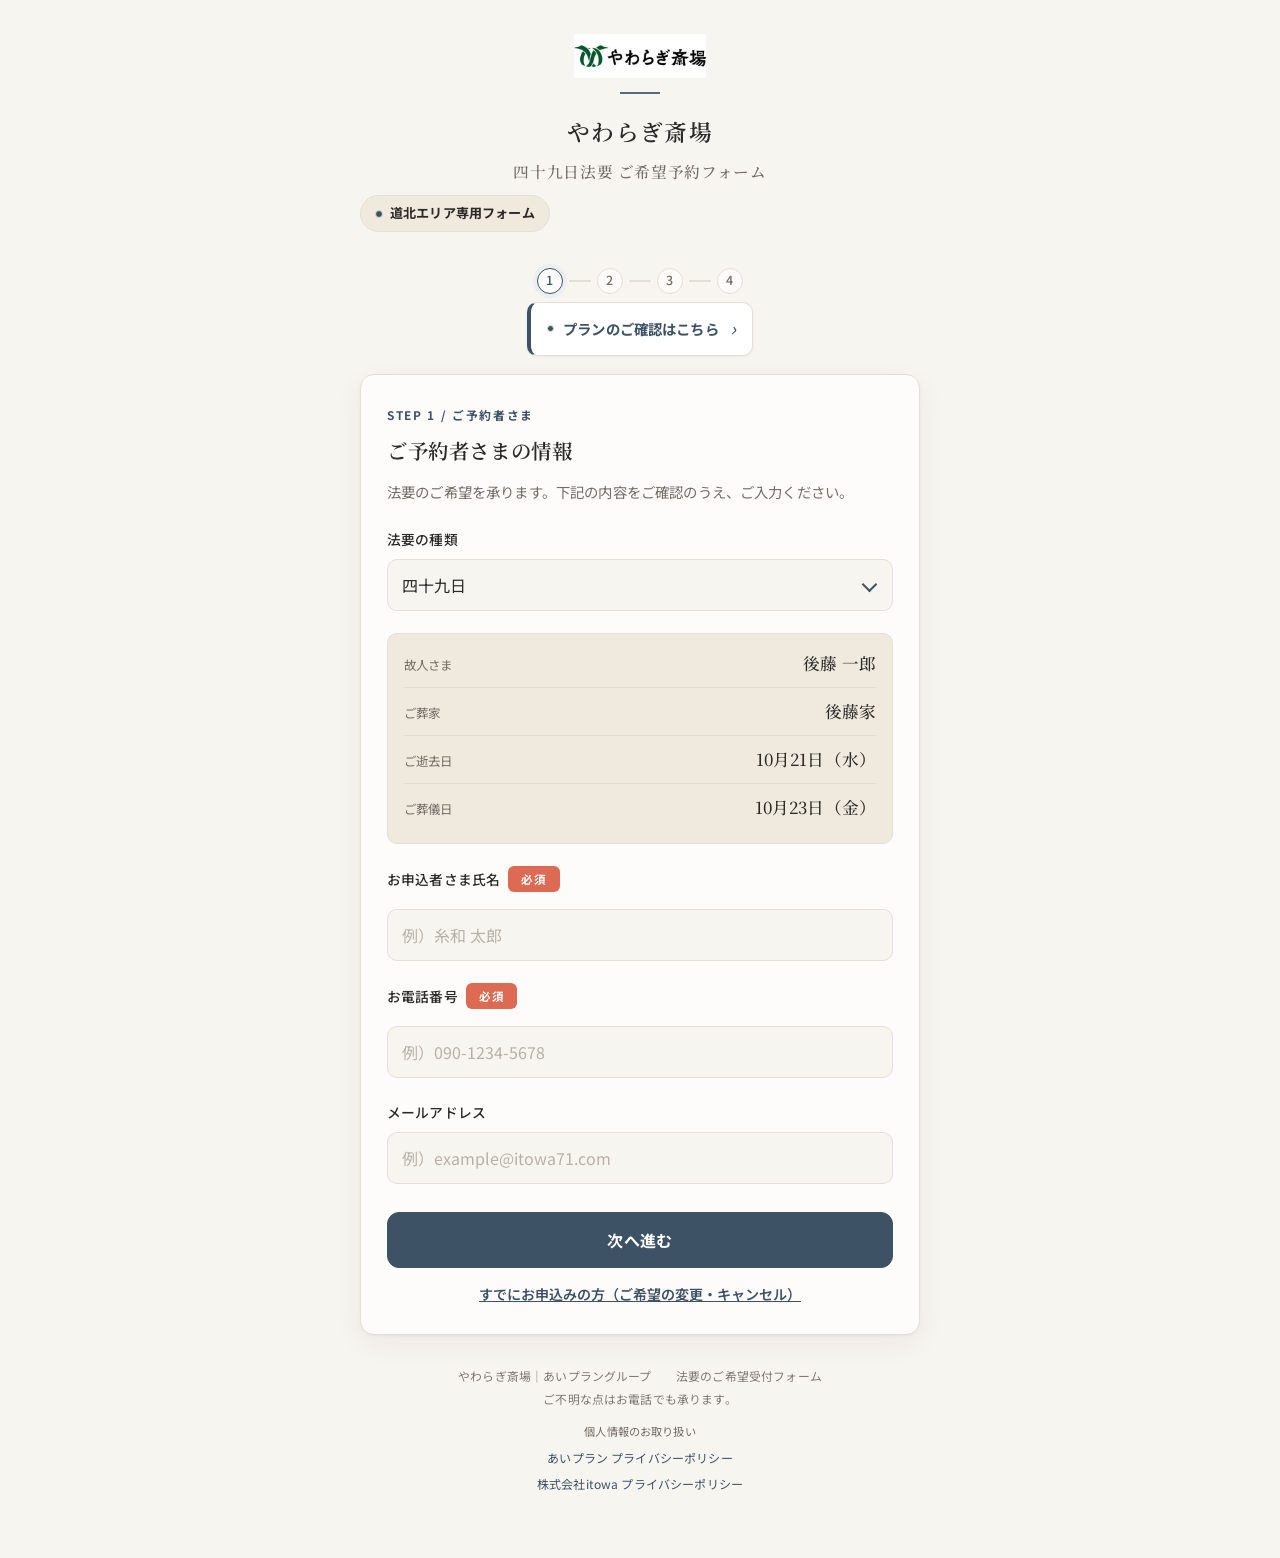
<file: houyou_form_dohoku.html>
<!DOCTYPE html>
<html lang="ja">
<head>
<meta charset="UTF-8">
<meta name="viewport" content="width=device-width, initial-scale=1.0">
<title>四十九日法要 ご希望予約フォーム｜やわらぎ斎場</title>
<link rel="preconnect" href="https://fonts.googleapis.com">
<link rel="preconnect" href="https://fonts.gstatic.com" crossorigin>
<link href="https://fonts.googleapis.com/css2?family=Noto+Sans+JP:wght@400;500;700&family=Noto+Serif+JP:wght@400;500;600&display=swap" rel="stylesheet">
<style>
  :root{
    --paper:#F7F5F0; --card:#FDFCFA; --ink:#2B2A28; --ink-soft:#726D66;
    --ai:#3E5266; --ai-deep:#2F4152; --ai-tint:#ECEFF2;
    --line:#E5E0D7; --sand:#EFE9DE; --full:#A9796C;
    --shadow:0 1px 2px rgba(43,42,40,.04), 0 8px 28px rgba(43,42,40,.06); --radius:14px;
  }
  *{box-sizing:border-box;margin:0;padding:0}
  html{-webkit-text-size-adjust:100%}
  body{font-family:"Noto Sans JP",sans-serif;background:var(--paper);color:var(--ink);
    line-height:1.75;letter-spacing:.01em;-webkit-font-smoothing:antialiased;padding:0 16px 64px}
  .wrap{max-width:560px;margin:0 auto}
  header{padding:34px 0 10px;text-align:center}
  .form-logo{display:block;height:44px;width:auto;margin:0 auto 14px}
  .footer-privacy{display:flex;flex-direction:column;align-items:center;gap:5px;text-align:center;margin-top:12px}
  .footer-privacy span{font-size:.7rem;color:var(--ink-soft)}
  .footer-privacy a{font-size:.75rem;color:var(--ai);text-decoration:none}
  .footer-privacy a:hover{text-decoration:underline}
  .brand-rule{width:40px;height:2px;background:var(--ai);margin:0 auto 18px;opacity:.85}
  .hall{font-family:"Noto Serif JP",serif;font-size:1.42rem;font-weight:600;letter-spacing:.06em}
  .form-name{font-family:"Noto Serif JP",serif;font-size:.98rem;font-weight:500;color:var(--ink-soft);margin-top:6px;letter-spacing:.04em}
  .steps{display:flex;align-items:center;justify-content:center;gap:6px;margin:24px 0 8px;flex-wrap:wrap}
  .dot{width:26px;height:26px;border-radius:50%;border:1.5px solid var(--line);background:var(--card);
    color:var(--ink-soft);font-size:.78rem;font-weight:500;display:flex;align-items:center;justify-content:center;transition:.35s}
  .step-dot.done .dot{background:var(--ai);border-color:var(--ai);color:#fff}
  .step-dot.active .dot{border-color:var(--ai);color:var(--ai);box-shadow:0 0 0 4px var(--ai-tint)}
  .bar{width:22px;height:1.5px;background:var(--line);transition:.35s}
  .step-dot.done + .bar{background:var(--ai)}
  @media(max-width:420px){.bar{width:12px}}
  .screen{display:none;animation:rise .45s cubic-bezier(.22,.61,.36,1)}
  .screen.active{display:block}
  @keyframes rise{from{opacity:0;transform:translateY(10px)}to{opacity:1;transform:none}}
  .card{background:var(--card);border:1px solid var(--line);border-radius:var(--radius);box-shadow:var(--shadow);padding:30px 26px;margin-top:18px}
  .region-badge{display:inline-flex;align-items:center;gap:7px;background:var(--sand);border:1px solid var(--line);border-radius:999px;padding:6px 14px;font-size:.82rem;font-weight:700;color:var(--ink);margin:0 0 12px}
  .region-badge .dot{width:8px;height:8px;border-radius:50%;background:var(--ai)}
  .catalog-banner{margin:0 auto 4px;text-align:center}
  .catalog-banner .cat-link{display:inline-flex;align-items:center;gap:9px;background:#fff;border:1px solid var(--line);border-left:4px solid var(--ai);border-radius:10px;padding:9px 16px;font-size:.9rem;font-weight:700;color:var(--ai);text-decoration:none;cursor:pointer;box-shadow:0 1px 3px rgba(0,0,0,.05)}
  .catalog-banner .cat-link .dot{width:7px;height:7px;border-radius:50%;background:var(--ai)}
  .catalog-banner .cat-link .arw{margin-left:2px;font-size:1.2rem;font-weight:400}
  .eyebrow{font-size:.74rem;letter-spacing:.14em;color:var(--ai);font-weight:700;margin-bottom:8px}
  .title{font-family:"Noto Serif JP",serif;font-size:1.28rem;font-weight:600;letter-spacing:.03em}
  .lead{font-size:.9rem;color:var(--ink-soft);margin-top:10px}
  .field{margin-top:22px}
  label.lbl{display:block;font-size:.86rem;font-weight:500;margin-bottom:8px}
  .req{color:var(--ai);font-size:.72rem;font-weight:700;margin-left:6px;vertical-align:1px}
  .opt{color:var(--ink-soft);font-size:.72rem;margin-left:6px}
  input[type=text],input[type=email],input[type=tel]{width:100%;font-family:inherit;font-size:1rem;color:var(--ink);
    background:var(--paper);border:1.5px solid var(--line);border-radius:10px;padding:13px 14px;transition:.2s}
  input:focus{outline:none;border-color:var(--ai);box-shadow:0 0 0 4px var(--ai-tint);background:#fff}
  input::placeholder{color:#B7B1A8}
  .hint{font-size:.78rem;color:var(--ink-soft);margin-top:7px;display:flex;align-items:flex-start;gap:6px}
  .hint svg{flex:none;margin-top:3px;opacity:.7}
  .fixed-panel{background:var(--sand);border:1.5px solid var(--line);border-radius:10px;padding:6px 16px 12px}
  .fixed-panel .cap{display:flex;justify-content:flex-end;padding-top:8px}
  .fixed-panel .cap span{font-size:.68rem;color:var(--ink-soft);background:#fff;border:1px solid var(--line);border-radius:20px;padding:3px 10px}
  .fixed-row{display:flex;align-items:baseline;justify-content:space-between;gap:14px;padding:9px 0;border-bottom:1px solid rgba(0,0,0,.05)}
  .fixed-row:last-of-type{border-bottom:none}
  .fixed-row .fk{font-size:.78rem;color:var(--ink-soft);flex:none}
  .fixed-row .fv{font-family:"Noto Serif JP",serif;font-size:1.04rem;font-weight:500;text-align:right}
  .fixed-row .fv .suf{font-size:.82rem;font-weight:400;margin-left:2px}
  .err{color:var(--full);font-size:.78rem;margin-top:6px;display:none}
  input.invalid{border-color:var(--full)}
  .q{margin-top:26px}
  .q:first-child{margin-top:6px}
  .q-text{font-size:.98rem;font-weight:500;margin-bottom:12px}
  .q-num{font-family:"Noto Serif JP",serif;color:var(--ai);font-weight:600;margin-right:8px}
  .yn{display:grid;grid-template-columns:1fr 1fr;gap:12px}
  .yn button{font-family:inherit;font-size:1rem;font-weight:500;cursor:pointer;background:var(--card);
    border:1.5px solid var(--line);border-radius:12px;padding:15px;color:var(--ink);transition:.18s}
  .yn button:hover{border-color:var(--ai);background:#fff}
  .yn button.sel{border-color:var(--ai);background:var(--ai-tint);color:var(--ai-deep);font-weight:700;box-shadow:0 0 0 3px var(--ai-tint)}
  .yn button.sel-no{border-color:var(--ink-soft);background:#F1EEE9;color:var(--ink)}
  .area-grid{display:grid;grid-template-columns:1fr;gap:9px;margin-top:22px}
  .area-card{width:100%;text-align:left;border:1.5px solid var(--line);background:var(--paper);border-radius:12px;padding:15px 16px;cursor:pointer;font-family:inherit;transition:.12s;display:flex;align-items:center;justify-content:space-between}
  .area-card:hover{border-color:var(--ai);background:#fff}
  .area-card.sel{border-color:var(--ai);background:var(--ai-tint);box-shadow:0 0 0 2px var(--ai-tint)}
  .area-card .an{font-size:1rem;font-weight:700;color:var(--ink)}
  .area-card.sel .an{color:var(--ai-deep)}
  .an-caret{color:var(--ink-soft);transition:.15s}
  .area-card.open .an-caret{transform:rotate(180deg);color:var(--ai)}
  .area-expand{display:flex;flex-direction:column;gap:9px}
  .area-subwrap{display:flex;flex-direction:column;gap:8px;padding-left:14px;border-left:2px solid var(--ai-tint);margin-left:4px}
  .area-sub{width:100%;text-align:left;border:1.5px solid var(--line);background:#fff;border-radius:10px;padding:12px 14px;cursor:pointer;font-family:inherit;transition:.12s}
  .area-sub:hover{border-color:var(--ai)}
  .area-sub.sel{border-color:var(--ai);background:var(--ai-tint);box-shadow:0 0 0 2px var(--ai-tint)}
  .area-sub .an{font-size:.95rem;font-weight:700;color:var(--ink);display:block}
  .area-sub .sub-note{font-size:.76rem;color:var(--ink-soft);margin-top:2px;display:block}
  .a-fixed{background:var(--ai-tint);border:1px solid var(--line);border-radius:12px;padding:12px 16px;margin-bottom:16px}
  .a-fixed .af-label{font-size:.72rem;color:var(--ink-soft);font-weight:600}
  .a-fixed .af-val{font-size:1.05rem;font-weight:700;color:var(--ai-deep);margin-top:2px}
  .a-fixed .af-note{font-size:.76rem;color:var(--ai);margin-top:3px;font-weight:600}
  .managed-badge{display:inline-flex;align-items:center;gap:8px;background:#e7f4ee;border:1px solid #bfe3d1;color:#1f7a56;font-weight:700;font-size:.95rem;border-radius:999px;padding:9px 18px;margin-bottom:14px}
  .mg-actions{display:flex;flex-direction:column;gap:12px;margin-top:12px}
  .mg-link{margin-top:16px;font-size:.9rem}
  .btn-danger{background:#fff;border:1.5px solid #d98a84;color:#B23B3B}
  .btn-danger:hover{background:#fbe9e7;border-color:#B23B3B}
  .s1-managed-link{display:block;width:100%;text-align:center;margin-top:16px;background:none;border:none;color:var(--ai);font-family:inherit;font-size:.88rem;font-weight:600;cursor:pointer;text-decoration:underline}
  .area-grid button{font-family:inherit;cursor:pointer;text-align:left;background:var(--card);
    border:1.5px solid var(--line);border-radius:12px;padding:15px 16px;color:var(--ink);transition:.18s;
    display:flex;align-items:flex-start;gap:11px}
  .area-grid button:hover{border-color:var(--ai);background:#fff}
  .area-grid button.sel{border-color:var(--ai);background:var(--ai-tint);box-shadow:0 0 0 3px var(--ai-tint)}
  .area-grid button .mk{width:9px;height:9px;border-radius:50%;border:1.5px solid var(--line);flex:none;margin-top:8px}
  .area-grid button.sel .mk{background:var(--ai);border-color:var(--ai)}
  .area-grid .atext{display:flex;flex-direction:column}
  .area-grid .an{font-size:.98rem;font-weight:700}
  .area-grid button.sel .an{color:var(--ai-deep)}
  .area-grid .anote{font-size:.82rem;font-weight:700;color:var(--ink-soft);margin-top:3px;line-height:1.55}
  input.ro{background:var(--sand)!important;color:var(--ink-soft);cursor:not-allowed}
  .afield{margin-top:18px}
  .abadge{display:inline-block;font-size:.72rem;font-weight:700;color:#fff;border-radius:6px;padding:3px 13px;margin-bottom:9px;letter-spacing:.06em}
  .abadge.req{background:#dd6a52}
  .abadge.opt{background:#8a8a8a}
  .afield .lbl{display:block;font-size:.82rem;color:var(--ink-soft);margin-bottom:7px;font-weight:500}
  .a-selwrap{position:relative}
  .a-selwrap select{width:100%;font-family:inherit;font-size:1rem;color:var(--ink);background:var(--paper);border:1.5px solid var(--line);border-radius:10px;padding:13px 42px 13px 14px;appearance:none;-webkit-appearance:none;cursor:pointer}
  .a-selwrap select:focus{outline:none;border-color:var(--ai);box-shadow:0 0 0 4px var(--ai-tint);background:#fff}
  .a-selwrap select:disabled{background:var(--sand);color:var(--ink-soft);cursor:not-allowed}
  .a-selwrap::after{content:"";position:absolute;right:18px;top:calc(50% - 6px);width:9px;height:9px;border-right:2.4px solid var(--ai);border-bottom:2.4px solid var(--ai);transform:rotate(45deg);pointer-events:none}
  .a-zipbtn{margin-top:11px;border:1.6px solid var(--ink);background:#fff;border-radius:26px;padding:9px 24px;font-weight:700;font-size:.95rem;cursor:pointer;font-family:inherit;color:var(--ink)}
  .a-zipbtn:hover{background:var(--sand)}
  .a-zipmsg{font-size:.8rem;margin-top:9px;min-height:1em}
  .a-or{text-align:center;margin:24px 0 4px;position:relative}
  .a-or span{background:var(--card);position:relative;padding:0 16px;font-size:.86rem;color:var(--ink-soft);font-weight:700}
  .a-or:before{content:"";position:absolute;left:0;right:0;top:50%;height:1px;background:var(--line)}
  .a-heading{font-size:1.08rem;font-weight:700;margin:26px 0 2px;display:flex;align-items:center}
  .a-note{text-align:center;font-size:.8rem;color:var(--ink-soft);margin:20px 0 4px;line-height:1.6}
  .a-privacy{margin:14px 0 4px;padding:15px 16px;background:var(--sand);border-radius:12px}
  .a-privacy p{margin:0;font-size:.8rem;color:var(--ink-soft);line-height:1.7}
  .a-pplinks{display:flex;flex-direction:column;gap:9px;margin:11px 0 4px}
  .a-pplinks a{font-size:.86rem;font-weight:600;color:var(--ai);text-decoration:none;display:inline-flex;align-items:center;gap:6px;line-height:1.5}
  .a-pplinks a:hover{text-decoration:underline}
  .a-pplinks .ext{flex:none;opacity:.8}
  .a-consent{margin-top:10px!important;font-size:.76rem!important;color:var(--ink-soft)}
  .area-sched{display:inline-flex;align-items:center;gap:8px;background:var(--ai-tint);color:var(--ai-deep);
    font-size:.84rem;font-weight:600;border-radius:20px;padding:7px 15px;margin:14px 0 2px}
  .area-sched svg{opacity:.85}
  .cal-label{font-size:.86rem;font-weight:500;margin:22px 0 12px}
  .dates{display:flex;gap:10px;overflow-x:auto;padding-bottom:8px;-webkit-overflow-scrolling:touch;scroll-snap-type:x mandatory}
  .dates::-webkit-scrollbar{height:5px}
  .dates::-webkit-scrollbar-thumb{background:var(--line);border-radius:4px}
  .date-chip{scroll-snap-align:start;flex:none;width:64px;cursor:pointer;text-align:center;background:var(--card);
    border:1.5px solid var(--line);border-radius:12px;padding:11px 4px;transition:.18s}
  .date-chip:hover{border-color:var(--ai)}
  .date-chip.sel{border-color:var(--ai);background:var(--ai-tint);box-shadow:0 0 0 3px var(--ai-tint)}
  .date-chip .dow{font-size:.72rem;color:var(--ink-soft)}
  .date-chip.sun .dow{color:#B26A6A}
  .date-chip.sat .dow{color:#6A82B2}
  .date-chip .dnum{font-family:"Noto Serif JP",serif;font-size:1.24rem;font-weight:600;line-height:1.3}
  .date-chip .mon{font-size:.68rem;color:var(--ink-soft)}
  .date-chip.sel .dnum{color:var(--ai-deep)}
  .slots{display:grid;grid-template-columns:1fr 1fr;gap:10px;margin-top:6px}
  .slot{cursor:pointer;background:var(--card);border:1.5px solid var(--line);border-radius:11px;padding:12px 12px;
    transition:.18s;display:flex;justify-content:space-between;align-items:center}
  .slot:hover:not(.full){border-color:var(--ai)}
  .slot .time{font-size:.96rem;font-weight:500}
  .slot .avail{font-size:.72rem;color:var(--ink-soft)}
  .slot.sel{border-color:var(--ai);background:var(--ai-tint);box-shadow:0 0 0 3px var(--ai-tint)}
  .slot.sel .time{color:var(--ai-deep);font-weight:700}
  .slot.full{cursor:not-allowed;opacity:.5;background:#F2EFEA}
  .slot.full .avail{color:var(--full)}
  .review{margin-top:8px}
  .rrow{display:flex;justify-content:space-between;gap:16px;padding:14px 0;border-bottom:1px solid var(--line)}
  .rrow:last-child{border-bottom:none}
  .rrow .rk{font-size:.82rem;color:var(--ink-soft);flex:none;padding-top:2px}
  .rrow .rv{font-size:.96rem;font-weight:500;text-align:right}
  .rlist{font-size:.9rem;font-weight:500;text-align:right;line-height:1.7}
  .nav{display:flex;gap:12px;margin-top:28px}
  .btn{flex:1;font-family:inherit;font-size:1rem;font-weight:700;cursor:pointer;border-radius:12px;padding:15px;transition:.2s;letter-spacing:.03em}
  .btn-primary{background:var(--ai);color:#fff;border:1.5px solid var(--ai)}
  .btn-primary:hover{background:var(--ai-deep);border-color:var(--ai-deep)}
  .btn-primary:disabled{background:#C9C4BB;border-color:#C9C4BB;cursor:not-allowed}
  .btn-ghost{flex:0 0 auto;padding:15px 22px;background:transparent;color:var(--ink-soft);border:1.5px solid var(--line)}
  .btn-ghost:hover{border-color:var(--ink-soft);color:var(--ink)}
  .done-card{text-align:center;padding:44px 26px}
  .seal{width:66px;height:66px;margin:0 auto 22px;border-radius:50%;border:2px solid var(--ai);
    display:flex;align-items:center;justify-content:center;background:var(--ai-tint)}
  .done-title{font-family:"Noto Serif JP",serif;font-size:1.4rem;font-weight:600;letter-spacing:.05em}
  .done-lead{font-size:.92rem;color:var(--ink-soft);margin-top:14px}
  .mail-box{background:var(--paper);border:1px solid var(--line);border-radius:12px;padding:16px;margin-top:24px;text-align:left;display:flex;gap:12px;align-items:flex-start}
  .callback-box{background:#fbf4e6;border:1px solid #ecd9ac;border-radius:12px;padding:15px 16px;margin-top:14px;text-align:left;display:flex;gap:11px;align-items:flex-start;font-size:.9rem;line-height:1.75;color:#7a5410}
  .callback-box b{color:#6b4a10}
  .mail-box .mt{font-size:.86rem}
  .mail-box .me{font-weight:600}
  .footer-note{text-align:center;font-size:.74rem;color:var(--ink-soft);margin-top:30px;line-height:1.9;opacity:.9}

  .hachi-ref{background:var(--ai-tint);border:1px solid var(--line);border-radius:12px;padding:14px 16px;margin:2px 0 20px;display:flex;gap:12px;align-items:flex-start}
  .hachi-ref .hr-ic{flex:none;margin-top:2px}
  .hachi-ref .hr-label{font-size:.72rem;color:var(--ink-soft);font-weight:600}
  .hachi-ref .hr-val{font-size:1.14rem;font-weight:700;color:var(--ai-deep);margin-top:2px;font-family:"Noto Serif JP",serif}
  .hachi-ref .hr-note{font-size:.76rem;color:var(--ink-soft);margin-top:4px;line-height:1.6}
  .ampm-grid{display:grid;grid-template-columns:1fr 1fr;gap:12px;margin-top:8px}
  .ampm-btn{border:1.5px solid var(--line);background:var(--paper);border-radius:12px;padding:20px 12px;cursor:pointer;font-family:inherit;text-align:center;transition:.12s}
  .ampm-btn:hover{border-color:var(--ai)}
  .ampm-btn.sel{border-color:var(--ai);background:var(--ai-tint);box-shadow:0 0 0 2px var(--ai-tint)}
  .ampm-btn .at{font-size:1.1rem;font-weight:700;color:var(--ink)}
  .ampm-btn.sel .at{color:var(--ai-deep)}
  .ampm-btn .as{font-size:.76rem;color:var(--ink-soft);margin-top:4px}
  .callback-note{background:#eef7f1;border:1px solid #bfe3d1;border-radius:12px;padding:14px 16px;margin-top:18px;font-size:.86rem;color:#1f6f52;display:flex;gap:10px;align-items:flex-start;line-height:1.7}
  .callback-note svg{flex:none;margin-top:2px}
  .date-chip.disabled{opacity:.38;pointer-events:none;filter:grayscale(.4)}
  .vd-box{background:var(--ai-tint);border:1px solid var(--line);border-radius:12px;padding:16px;margin-top:14px}
  .vd-lead{font-size:.85rem;color:var(--ink-soft);margin:0 0 12px}
  .vd-field{margin-bottom:12px}
  .vd-field:last-of-type{margin-bottom:0}
  .vd-field input.ro{background:var(--sand);color:var(--ink-soft)}
  .temple-pick{display:flex;align-items:center;gap:10px;flex-wrap:wrap}
  .temple-sel{font-size:.9rem;font-weight:700;color:var(--ai-deep)}
  .tp-backdrop{position:fixed;inset:0;background:rgba(30,32,40,.5);display:none;align-items:center;justify-content:center;z-index:100;padding:16px}
  .tp-backdrop.open{display:flex}
  .tp-modal{background:var(--paper);border-radius:16px;width:100%;max-width:640px;max-height:88vh;display:flex;flex-direction:column;box-shadow:0 20px 60px rgba(0,0,0,.3)}
  .tp-head{display:flex;align-items:center;justify-content:space-between;padding:18px 22px;border-bottom:1px solid var(--line)}
  .tp-title{font-size:1.15rem;font-weight:700;font-family:"Noto Serif JP",serif;color:var(--ink)}
  .tp-close{background:none;border:none;font-size:1.5rem;color:var(--ink-soft);cursor:pointer;line-height:1}
  .tp-body{padding:18px 22px;overflow-y:auto}
  .tp-search{width:100%;font-family:inherit;font-size:1rem;border:1px solid var(--line);border-radius:10px;padding:12px 14px;background:#fff;color:var(--ink)}
  .tp-count{font-size:.78rem;color:var(--ink-soft);margin:8px 2px}
  .tp-filters{margin-bottom:12px}
  .tp-filters select{font-family:inherit;font-size:.85rem;border:1px solid var(--line);border-radius:10px;padding:9px 12px;background:#fff}
  .tp-list{border:1px solid var(--line);border-radius:12px;overflow:hidden}
  .tp-item{display:flex;align-items:baseline;gap:10px;padding:13px 15px;border-bottom:1px solid var(--line);cursor:pointer;font-size:.92rem}
  .tp-item:last-child{border-bottom:none}
  .tp-item:hover{background:var(--ai-tint)}
  .tp-item.sel{background:var(--ai-tint);box-shadow:inset 3px 0 0 var(--ai)}
  .tp-shuha{color:var(--ink-soft);font-size:.72rem;flex:none}
  .tp-name{font-weight:700;flex:none}
  .tp-addr{color:var(--ink-soft);font-size:.8rem}
  .tp-empty{padding:24px;text-align:center;color:var(--ink-soft)}
  .tp-foot{display:flex;justify-content:flex-end;gap:10px;padding:16px 22px;border-top:1px solid var(--line)}
  .btn-sm{padding:8px 14px;font-size:.85rem}
  .date-chip.hachi{border-color:var(--ai);box-shadow:0 0 0 2px var(--ai-tint)}
  .date-chip .hachi-tag{background:var(--ai-deep);color:#fff;font-size:.56rem;font-weight:700;border-radius:6px;padding:1px 0;margin:-3px -2px 3px;text-align:center;letter-spacing:.02em;line-height:1.5}

  /* ===== スマートフォン最適化 ===== */
  @media(max-width:480px){
    .wrap{padding-left:12px;padding-right:12px}
    .card{padding:22px 16px;border-radius:14px}
    .title{font-size:1.28rem;line-height:1.5}
    .lead{font-size:.9rem}
    .nav{flex-wrap:wrap;gap:10px}
    .nav .btn{flex:1;min-width:130px;justify-content:center}
    .btn{padding:14px 18px}
    .area-card,.area-sub{padding:15px 14px}
    .fixed-row{flex-direction:column;align-items:flex-start;gap:2px}
    .fixed-row .fk{font-size:.72rem}
    .rrow{grid-template-columns:1fr;gap:2px;padding:11px 0}
    .rrow .rk{font-size:.72rem;color:var(--ink-soft)}
    .footer-note{font-size:.68rem}
  }

  @media(max-width:480px){
    .tp-backdrop{padding:0;align-items:flex-end}
    .tp-modal{max-width:none;border-radius:16px 16px 0 0;max-height:92vh}
    .tp-head{padding:15px 16px}
    .tp-body{padding:15px 16px}
    .tp-foot{padding:13px 16px}
    .tp-item{flex-direction:column;align-items:flex-start;gap:3px;padding:12px 13px}
    .tp-list{max-height:44vh}
    .vd-box{padding:14px 13px}
    .temple-pick{align-items:stretch;flex-direction:column}
    .temple-pick .btn{width:100%;justify-content:center}
  }
</style>
</head>
<body>
<div class="wrap">
  <header>
    <img class="form-logo" src="[data-uri]" alt="やわらぎ斎場">
    <div class="brand-rule"></div>
    <div class="hall" id="hall"></div>
    <div class="form-name" id="formName"></div>
  </header>

  <div class="region-badge" id="regionBadge" style="display:none"><i class="dot"></i><span></span></div>

  <div class="steps" id="steps"></div>

  <!-- STEP1 ご予約者 -->
  <section class="screen active" id="s1">
    <div class="catalog-banner" id="catalogBanner" style="display:none">
    <a class="cat-link" onclick="openCatalog()"><i class="dot"></i><span>プランのご確認はこちら</span><i class="arw">›</i></a>
  </div>
    <div class="card">
      <div class="eyebrow">STEP 1 / ご予約者さま</div>
      <div class="title">ご予約者さまの情報</div>
      <p class="lead">法要のご希望を承ります。下記の内容をご確認のうえ、ご入力ください。</p>
      <div class="field"><label class="lbl">法要の種類</label><div class="a-selwrap"><select id="memType" onchange="setMemType(this.value)"></select></div></div>
      <div class="field"><div class="fixed-panel" id="fixedPanel"></div></div>
      <div id="fields"></div>
      <div class="nav"><button class="btn btn-primary" onclick="next1()">次へ進む</button></div>
      <button class="s1-managed-link" onclick="goManaged()">すでにお申込みの方（ご希望の変更・キャンセル）</button>
    </div>
  </section>

  <!-- STEP2 会場 -->
  <section class="screen" id="s2">
    <div class="card">
      <div class="eyebrow">STEP 2 / ご希望の会場</div>
      <div class="title">法要を行う会場</div>
      <p class="lead">ご希望の会場をお選びください。</p>
      <div class="area-grid" id="venues"></div>
      <div id="venueDetail"></div>
      <div class="nav">
        <button class="btn btn-ghost" onclick="go(1)">戻る</button>
        <button class="btn btn-primary" id="btn2" disabled onclick="nextVenue()">次へ進む</button>
      </div>
    </div>
  </section>

  <!-- STEP3 希望日 -->
  <section class="screen" id="s3">
    <div class="card">
      <div class="eyebrow">STEP 3 / ご希望日</div>
      <div class="title">法要のご希望日</div>
      <p class="lead">四十九日の前後で、ご希望の日と時間帯をお選びください。</p>
      <div class="hachi-ref" id="hachiRef"></div>
      <div class="cal-label">ご希望日を選ぶ</div>
      <div class="dates" id="dates"></div>
      <div class="cal-label" id="ampmLabel" style="display:none">時間帯を選ぶ</div>
      <div class="ampm-grid" id="ampm" style="display:none">
        <div class="ampm-btn" onclick="pickAmpm('午前',this)"><div class="at">午前</div><div class="as">開始 〜 12:00</div></div>
        <div class="ampm-btn" onclick="pickAmpm('午後',this)"><div class="at">午後</div><div class="as">12:00 〜 開始</div></div>
      </div>
      <div class="nav">
        <button class="btn btn-ghost" onclick="go(2)">戻る</button>
        <button class="btn btn-primary" id="btn3" disabled onclick="go(4)">予約内容を確認する</button>
      </div>
    </div>
  </section>

  <!-- STEP4 確認 -->
  <section class="screen" id="s4">
    <div class="card">
      <div class="eyebrow">STEP 4 / ご確認</div>
      <div class="title">ご希望内容の確認</div>
      <p class="lead">下記の内容で仮予約を承ります。</p>
      <div class="review" id="review"></div>
      <div class="callback-note">
        <svg width="20" height="20" viewBox="0 0 24 24" fill="none" stroke="#1f6f52" stroke-width="1.9" stroke-linecap="round"><path d="M22 16.92v3a2 2 0 0 1-2.18 2 19.79 19.79 0 0 1-8.63-3.07 19.5 19.5 0 0 1-6-6 19.79 19.79 0 0 1-3.07-8.67A2 2 0 0 1 4.11 2h3a2 2 0 0 1 2 1.72c.13.96.36 1.9.7 2.81a2 2 0 0 1-.45 2.11L8.09 9.91a16 16 0 0 0 6 6l1.27-1.27a2 2 0 0 1 2.11-.45c.9.34 1.85.57 2.81.7A2 2 0 0 1 22 16.92z"/></svg>
        <div>こちらは<b>仮予約</b>です。この後、営業担当より折り返しご連絡し、日時を正式に確定いたします。</div>
      </div>
      <div class="nav">
        <button class="btn btn-ghost" onclick="go(3)">戻る</button>
        <button class="btn btn-primary" onclick="go(5)">この内容で申し込む</button>
      </div>
    </div>
  </section>

  <!-- STEP5 完了 -->
  <section class="screen" id="s5">
    <div class="card done-card">
      <div class="seal"><svg width="30" height="30" viewBox="0 0 24 24" fill="none" stroke="#3E5266" stroke-width="2.2" stroke-linecap="round" stroke-linejoin="round"><path d="M20 6 9 17l-5-5"/></svg></div>
      <div class="done-title">仮予約を承りました</div>
      <p class="done-lead">この度はお申込みいただきありがとうございます。<br>営業担当より折り返しご連絡し、日時を正式に確定いたします。</p>
      <div class="mail-box">
        <svg width="20" height="20" viewBox="0 0 24 24" fill="none" stroke="#3E5266" stroke-width="1.8" style="flex:none;margin-top:2px"><rect x="3" y="5" width="18" height="14" rx="2"/><path d="m3 7 9 6 9-6"/></svg>
        <div class="mt">受付確認メールを <span class="me" id="doneMail">—</span> へお送りしました。<br>担当者からのご連絡をお待ちください。</div>
      </div>
      <div class="callback-box">
        <svg width="20" height="20" viewBox="0 0 24 24" fill="none" stroke="#8a5a12" stroke-width="1.9" stroke-linecap="round" stroke-linejoin="round" style="flex:none;margin-top:1px"><path d="M22 16.92v3a2 2 0 0 1-2.18 2 19.79 19.79 0 0 1-8.63-3.07 19.5 19.5 0 0 1-6-6 19.79 19.79 0 0 1-3.07-8.67A2 2 0 0 1 4.11 2h3a2 2 0 0 1 2 1.72c.13.96.36 1.9.7 2.81a2 2 0 0 1-.45 2.11L8.09 9.91a16 16 0 0 0 6 6l1.27-1.27a2 2 0 0 1 2.11-.45c.9.34 1.85.57 2.81.7A2 2 0 0 1 22 16.92z"/></svg>
        <div><b>担当地区のスタッフ携帯より折り返し致します。</b><br>お手数ですが、ご登録の電話番号にてお待ちください。</div>
      </div>
      <button class="btn btn-ghost mg-link" onclick="goManaged()">ご希望の変更・キャンセルはこちら ›</button>
    </div>
  </section>

  <!-- 申込済み（変更・キャンセル入口） -->
  <section class="screen" id="s-managed">
    <div class="card">
      <div class="managed-badge"><svg width="18" height="18" viewBox="0 0 24 24" fill="none" stroke="#2a8f6b" stroke-width="2.4" stroke-linecap="round" stroke-linejoin="round"><path d="M20 6 9 17l-5-5"/></svg>仮予約を受付済みです</div>
      <p class="lead">現在のご希望内容です。担当者からの確定連絡前は、下記から変更・キャンセルができます。</p>
      <div class="review" id="mg-review"></div>
      <div class="a-heading" style="margin-top:22px">ご希望の変更・キャンセル</div>
      <div class="mg-actions">
        <button class="btn btn-primary" onclick="startChange()">希望内容を変更する</button>
        <button class="btn btn-danger" onclick="prepCancel()">申込みをキャンセルする</button>
      </div>
    </div>
  </section>

  <!-- 変更 -->
  <section class="screen" id="s-change">
    <div class="card">
      <div class="eyebrow">ご希望の変更</div>
      <div class="title">変更する項目を修正</div>
      <p class="lead">変更したい箇所だけ修正し、再申込してください。登録時の内容が入っています。</p>
      <div class="hachi-ref" id="c-hachi"></div>
      <div class="cal-label">会場</div>
      <div class="area-grid" id="c-venues"></div>
      <div id="c-venueDetail"></div>
      <div class="cal-label" style="margin-top:16px">ご希望日</div>
      <div class="dates" id="c-dates"></div>
      <div class="cal-label" id="c-ampmLabel" style="display:none">時間帯</div>
      <div class="ampm-grid" id="c-ampm" style="display:none">
        <div class="ampm-btn" onclick="cPickAmpm('午前',this)"><div class="at">午前</div><div class="as">開始 〜 12:00</div></div>
        <div class="ampm-btn" onclick="cPickAmpm('午後',this)"><div class="at">午後</div><div class="as">12:00 〜 開始</div></div>
      </div>
      <div class="err" id="c-err">会場・希望日・時間帯をお選びください。</div>
      <div class="nav">
        <button class="btn btn-ghost" onclick="goScreen('s-managed')">戻る</button>
        <button class="btn btn-primary" onclick="confirmChange()">変更を確定する</button>
      </div>
    </div>
  </section>

  <!-- 変更完了 -->
  <section class="screen" id="s-changed">
    <div class="card done-card">
      <div class="seal"><svg width="30" height="30" viewBox="0 0 24 24" fill="none" stroke="#3E5266" stroke-width="2.2" stroke-linecap="round" stroke-linejoin="round"><path d="M20 6 9 17l-5-5"/></svg></div>
      <div class="done-title">ご希望を変更しました</div>
      <p class="done-lead">変更後の内容で承りました。<br>担当者より折り返しご連絡いたします。</p>
      <div class="review" id="cd-review" style="text-align:left"></div>
      <div class="nav" style="justify-content:center;margin-top:18px"><button class="btn btn-ghost" onclick="renderManaged();goScreen('s-managed')">申込内容に戻る</button></div>
    </div>
  </section>

  <!-- キャンセル確認 -->
  <section class="screen" id="s-cancel">
    <div class="card">
      <div class="eyebrow" style="color:#B23B3B">申込みのキャンセル</div>
      <div class="title">お申込みをキャンセルします</div>
      <p class="lead">以下のお申込みをキャンセルします。よろしいですか？</p>
      <div class="review" id="cx-review"></div>
      <div class="nav">
        <button class="btn btn-ghost" onclick="goScreen('s-managed')">戻る</button>
        <button class="btn btn-danger" onclick="confirmCancel()">キャンセルを確定する</button>
      </div>
    </div>
  </section>

  <!-- キャンセル完了 -->
  <section class="screen" id="s-cancelled">
    <div class="card done-card">
      <div class="seal" style="border-color:#e6bdb8;background:#fbe9e7"><svg width="26" height="26" viewBox="0 0 24 24" fill="none" stroke="#B23B3B" stroke-width="2.2" stroke-linecap="round"><path d="M18 6 6 18M6 6l12 12"/></svg></div>
      <div class="done-title">お申込みをキャンセルしました</div>
      <p class="done-lead">またのご利用をお待ちしております。</p>
    </div>
  </section>

  <div class="footer-note">やわらぎ斎場｜あいプラングループ　　法要のご希望受付フォーム<br>ご不明な点はお電話でも承ります。</div>
  <div class="footer-privacy"><span>個人情報のお取り扱い</span><a href="https://www.apg-aiplan.com/privacy/" target="_blank" rel="noopener noreferrer">あいプラン プライバシーポリシー</a><a href="https://itowa71.com/privacy_policy" target="_blank" rel="noopener noreferrer">株式会社itowa プライバシーポリシー</a></div>
</div>

<div class="tp-backdrop" id="templeBackdrop">
  <div class="tp-modal">
    <div class="tp-head"><div class="tp-title">寺院を選択</div><button class="tp-close" onclick="closeTemplePicker()">×</button></div>
    <div class="tp-body">
      <input type="text" id="tp-search" class="tp-search" placeholder="寺院名 / フリガナ / 住所 / TEL" oninput="renderTemples()">
      <div class="tp-count" id="tp-count"></div>
      <div class="tp-filters"><select id="tp-shuha" onchange="renderTemples()"><option value="">宗派名</option></select></div>
      <div class="tp-list" id="tp-list"></div>
    </div>
    <div class="tp-foot"><button class="btn btn-ghost" onclick="closeTemplePicker()">閉じる</button><button class="btn btn-primary" id="tp-confirm" onclick="confirmTemple()" disabled>この寺院を確定</button></div>
  </div>
</div>

<script>
/* ===== 予約フォーム PDFカタログ（道央/道北・仮ファイル埋め込み） ===== */
var FORM_CATALOG={
  '道央':{label:'プランのご確認はこちら',pdf:"[data-uri]"},
  '道北':{label:'プランのご確認はこちら',pdf:""}
};
var catFormRegion='道央';
FORM_CATALOG['道北'].pdf=FORM_CATALOG['道央'].pdf; /* 道北も同カタログを既定共有 */
function resolveFormRegion(){
  try{
    var q=new URLSearchParams(location.search); var r=(q.get('r')||q.get('region')||'').toLowerCase();
    if(r==='dohoku'||r==='道北'||r==='hokku') return '道北';
    if(r==='douo'||r==='道央'||r==='chuo') return '道央';
  }catch(e){}
  return null;
}
var FORM_REGION='道北';/* 道北エリア専用ファイル */
if(FORM_REGION){ catFormRegion=FORM_REGION; }
function setCatalogRegion(r){ if(FORM_CATALOG[r]){catFormRegion=r; renderCatalog();} }
function renderRegionBadge(){var el=document.getElementById('regionBadge'); if(!el)return; if(FORM_REGION){el.style.display='';el.querySelector('span').textContent=FORM_REGION+'エリア専用フォーム';}else{el.style.display='none';}}
function renderCatalog(){ renderRegionBadge();
  var c=FORM_CATALOG[catFormRegion]||{}; var el=document.getElementById('catalogBanner');
  if(!el) return;
  if(!c.pdf){ el.style.display='none'; return; }
  el.style.display=''; el.querySelector('.cat-link span').textContent=c.label||'プランのご確認はこちら';
}
function openCatalog(){
  var c=FORM_CATALOG[catFormRegion]; if(!c||!c.pdf) return;
  try{
    var b64=c.pdf.split(',')[1]; var bin=atob(b64); var arr=new Uint8Array(bin.length);
    for(var i=0;i<bin.length;i++)arr[i]=bin.charCodeAt(i);
    var blob=new Blob([arr],{type:'application/pdf'}); var url=URL.createObjectURL(blob);
    window.open(url,'_blank');
  }catch(e){ window.open(c.pdf,'_blank'); }
}
const CONFIG={
  hall:'やわらぎ斎場',
  formName:'四十九日法要 ご希望予約フォーム',
  fields:[
    {id:'reserver',label:'お申込者さま氏名',required:true,placeholder:'例）糸和 太郎'},
    {id:'tel',label:'お電話番号',required:true,placeholder:'例）090-1234-5678'},
    {id:'email',label:'メールアドレス',required:false,placeholder:'例）example@itowa71.com'}
  ],
  venues:[
    {label:'やわらぎ斎場',note:'式場で法要を行います'},
    {label:'ご自宅',note:'ご自宅へお伺いします'},
    {label:'お寺',note:'菩提寺・ご希望のお寺で行います'}
  ]
};
const DOW=['日','月','火','水','木','金','土'];
const $=id=>document.getElementById(id);
function esc(s){return String(s).replace(/&/g,'&amp;').replace(/</g,'&lt;').replace(/>/g,'&gt;');}
function iso(d){return d.getFullYear()+'-'+String(d.getMonth()+1).padStart(2,'0')+'-'+String(d.getDate()).padStart(2,'0');}
function jLabel(d){return (d.getMonth()+1)+'月'+d.getDate()+'日（'+DOW[d.getDay()]+'）';}

/* 基準日（デモ：直近の逝去を想定し、四十九日が数日後になるよう算出） */
const TODAY=new Date(); TODAY.setHours(0,0,0,0);
function isoAdd(isoStr,n){const d=new Date(isoStr+'T00:00');d.setDate(d.getDate()+n);return iso(d);}
function addYearsISO(isoStr,y){const d=new Date(isoStr+'T00:00');d.setFullYear(d.getFullYear()+y);return iso(d);}
const MEM_TYPES=[
 {key:'shijuku',label:'四十九日',calc:d=>isoAdd(d,48),years:null},
 {key:'isshuki',label:'一周忌',calc:d=>addYearsISO(d,1),years:1},
 {key:'sankaiki',label:'三回忌',calc:d=>addYearsISO(d,2),years:2},
 {key:'nanakaiki',label:'七回忌',calc:d=>addYearsISO(d,6),years:6},
];
let memType='shijuku';
function memTypeObjF(){return MEM_TYPES.find(t=>t.key===memType)||MEM_TYPES[0];}
function memLabelF(){return memTypeObjF().label;}
let DEATH,FUNERAL,HACHI;
function applyMemType(){
  const t=memTypeObjF(), target=new Date(TODAY); target.setDate(target.getDate()+3);
  if(t.key==='shijuku'){DEATH=new Date(target);DEATH.setDate(DEATH.getDate()-48);}
  else {DEATH=new Date(target);DEATH.setFullYear(DEATH.getFullYear()-t.years);}
  FUNERAL=new Date(DEATH);FUNERAL.setDate(FUNERAL.getDate()+2);
  HACHI=new Date(t.calc(iso(DEATH))+'T00:00');
  CONFIG.formName=t.label+'法要 ご希望予約フォーム';
  CONFIG.fixedInfo=[
    {label:'故人さま',value:'後藤 一郎'},
    {label:'ご葬家',value:'後藤家'},
    {label:'ご逝去日',value:jLabel(DEATH)},
    {label:'ご葬儀日',value:jLabel(FUNERAL)}
  ];
}
applyMemType();
function setMemType(k){memType=k;applyMemType();state.date=null;state.ampm=null;initStatic();if($('hachiRef'))buildCal();}

const state={fields:{},venue:null,venueDetail:null,date:null,ampm:null};
const HOKKAIDO_H={
 '札幌市':['中央区','北区','東区','白石区','豊平区','南区','西区','厚別区','手稲区','清田区'],
 '小樽市':['花園','稲穂','築港','桜','銭函'],
 '石狩市':['花川南','花川北','花川東','樽川','本町'],
 '江別市':['野幌町','大麻','文京台','高砂町','萩ケ岡'],
 '北広島市':['中央','美沢','大曲','西の里','輪厚'],
 '恵庭市':['和光町','黄金中央','恵み野','島松'],
 '石狩郡':['当別町','新篠津村'],
};
const TEMPLES=[
 {shuha:'真宗大谷派',name:'本光寺',kana:'ホンコウジ',addr:'札幌市北区屯田8条3丁目3-15',tel:'011-771-2015'},
 {shuha:'真宗大谷派',name:'蓮光寺',kana:'レンコウジ',addr:'札幌市北区太平9条4丁目8-1',tel:'011-772-8810'},
 {shuha:'真宗大谷派',name:'法国寺',kana:'ホウコクジ',addr:'札幌市東区本町1条1丁目5-25',tel:'011-781-5250'},
 {shuha:'真宗大谷派',name:'北栄寺',kana:'ホクエイジ',addr:'札幌市東区北45条東1丁目3-12',tel:'011-751-3120'},
 {shuha:'真宗大谷派',name:'慧林寺',kana:'エリンジ',addr:'札幌市豊平区豊平4条8丁目1-2',tel:'011-811-0102'},
 {shuha:'真宗大谷派',name:'照源寺',kana:'ショウゲンジ',addr:'札幌市南区石山3条8丁目16-11',tel:'011-591-1611'},
 {shuha:'真宗大谷派',name:'浄恩寺',kana:'ジョウオンジ',addr:'札幌市西区琴似3条6丁目1-28',tel:'011-621-0128'},
 {shuha:'浄土真宗本願寺派',name:'西徳寺',kana:'サイトクジ',addr:'札幌市中央区南7条西8丁目5-1',tel:'011-511-0851'},
 {shuha:'曹洞宗',name:'中央寺',kana:'チュウオウジ',addr:'札幌市中央区南6条西2丁目1-1',tel:'011-511-0101'},
 {shuha:'曹洞宗',name:'瑞龍寺',kana:'ズイリュウジ',addr:'札幌市豊平区中の島1条6丁目3-20',tel:'011-831-0320'},
 {shuha:'浄土宗',name:'新善光寺',kana:'シンゼンコウジ',addr:'札幌市中央区南6条西1丁目2-5',tel:'011-511-0125'},
 {shuha:'日蓮宗',name:'妙覚寺',kana:'ミョウカクジ',addr:'札幌市中央区南9条西5丁目1-10',tel:'011-521-0110'},
 {shuha:'真言宗智山派',name:'成田山札幌別院',kana:'ナリタサン',addr:'札幌市中央区南7条西3丁目2-8',tel:'011-511-0208'},
 {shuha:'臨済宗妙心寺派',name:'龍雲寺',kana:'リュウウンジ',addr:'札幌市豊平区平岸3条9丁目2-1',tel:'011-811-0921'},
 {shuha:'天台宗',name:'圓山寺',kana:'エンザンジ',addr:'札幌市中央区宮の森1条9丁目1-3',tel:'011-611-0913'},
 {shuha:'浄土真宗本願寺派',name:'覚王寺',kana:'カクオウジ',addr:'小樽市若松1丁目5-8',tel:'0134-22-0508'},
];
let currentScreen='s1';
const STEP_MAP={s1:1,s2:2,s3:3,s4:4};

/* ステップドット */
function buildSteps(){const c=$('steps');c.innerHTML='';for(let n=1;n<=4;n++){const d=document.createElement('div');d.className='step-dot';d.id='dot'+n;d.innerHTML='<div class="dot">'+n+'</div>';c.appendChild(d);if(n<4){const b=document.createElement('div');b.className='bar';c.appendChild(b);}}}
function paintSteps(active){for(let n=1;n<=4;n++){const d=$('dot'+n);d.classList.remove('active','done');if(n<active)d.classList.add('done');else if(n===active)d.classList.add('active');}}
function show(id){$(currentScreen).classList.remove('active');$(id).classList.add('active');currentScreen=id;if(STEP_MAP[id])paintSteps(STEP_MAP[id]);window.scrollTo({top:0,behavior:'smooth'});}
function go(step){const map={1:'s1',2:'s2',3:'s3',4:'s4',5:'s5'};$('steps').style.display='';if(step===3)buildCal();if(step===4)buildReview();if(step===5){$('doneMail').textContent=state.fields.email||'—';reg=snapshotReg();}show(map[step]);}

/* 静的テキスト・入力欄 */
function initStatic(){$('hall').textContent=CONFIG.hall;$('formName').textContent=CONFIG.formName;
  const mt=$('memType');if(mt)mt.innerHTML=MEM_TYPES.map(t=>'<option value="'+t.key+'"'+(t.key===memType?' selected':'')+'>'+t.label+'</option>').join('');
  let h='';CONFIG.fixedInfo.forEach(x=>{h+='<div class="fixed-row"><span class="fk">'+esc(x.label)+'</span><span class="fv">'+esc(x.value)+'</span></div>';});$('fixedPanel').innerHTML=h; if(typeof renderCatalog==='function')renderCatalog();}
function renderFields(){let h='';CONFIG.fields.forEach(f=>{h+='<div class="field"><label class="lbl" for="'+f.id+'">'+esc(f.label)+(f.required?'<span class="abadge req" style="margin-left:8px">必須</span>':'')+'</label><input type="text" id="'+f.id+'" placeholder="'+esc(f.placeholder||'')+'"><div class="err" id="e-'+f.id+'">ご入力ください。</div></div>';});$('fields').innerHTML=h;}
function next1(){let ok=true;CONFIG.fields.forEach(f=>{if(f.required){const v=$(f.id).value.trim();const e=$('e-'+f.id);if(v===''){e.style.display='block';$(f.id).classList.add('invalid');ok=false;}else{e.style.display='none';$(f.id).classList.remove('invalid');}}});if(!ok)return;CONFIG.fields.forEach(f=>state.fields[f.id]=$(f.id).value.trim());go(2);}

/* 会場 */
function renderVenues(){const c=$('venues');c.innerHTML='';CONFIG.venues.forEach(v=>{const b=document.createElement('button');b.className='area-card';b.style.justifyContent='flex-start';b.innerHTML='<span class="atext" style="display:flex;flex-direction:column"><span class="an">'+esc(v.label)+'</span><span class="anote" style="font-weight:600">'+esc(v.note)+'</span></span>';b.onclick=()=>{if(state.venue!==v.label)state.venueDetail=null;state.venue=v.label;[...c.children].forEach(x=>x.classList.remove('sel'));b.classList.add('sel');$('btn2').disabled=false;renderVenueDetail('venueDetail',state.venue,state.venueDetail);};c.appendChild(b);});}
function cityOptions(sel){return '<option value="">選択してください</option>'+Object.keys(HOKKAIDO_H).map(c=>'<option'+(c===sel?' selected':'')+'>'+c+'</option>').join('');}
function townOptions(city,sel){return '<option value="">選択してください</option>'+((HOKKAIDO_H[city]||[]).map(t=>'<option'+(t===sel?' selected':'')+'>'+t+'</option>').join(''));}
function renderVenueDetail(boxId,venue,vd){
  const box=$(boxId); if(!box)return;
  if(venue==='お寺'){
    box.innerHTML='<div class="vd-box"><div class="vd-field"><span class="abadge req">必須</span><label class="lbl">お寺</label><div class="temple-pick"><button type="button" class="btn btn-ghost btn-sm" onclick="openTemplePicker(\''+boxId+'\')">寺院を検索して選択</button><span class="temple-sel" id="'+boxId+'-tsel">未選択</span></div></div><div class="err vd-err">寺院を選択してください。</div></div>';
    if(vd&&vd.temple){const s=$(boxId+'-tsel');s.textContent=vd.temple.name+'（'+vd.temple.addr+'）';s.dataset.temple=JSON.stringify(vd.temple);}
  } else if(venue==='ご自宅'){
    const a=(vd&&vd.addr)||{};
    box.innerHTML='<div class="vd-box"><p class="vd-lead">ご自宅の住所をご入力ください。</p>'+
      '<div class="vd-field"><label class="lbl">都道府県</label><input type="text" class="vd-pref ro" value="北海道" readonly></div>'+
      '<div class="vd-field"><span class="abadge req">必須</span><label class="lbl">市区郡</label><div class="a-selwrap"><select class="vd-city">'+cityOptions(a.city)+'</select></div></div>'+
      '<div class="vd-field"><label class="lbl">町村</label><div class="a-selwrap"><select class="vd-town">'+townOptions(a.city,a.town)+'</select></div></div>'+
      '<div class="vd-field"><span class="abadge req">必須</span><label class="lbl">以下住所（番地・建物名）</label><input type="text" class="vd-rest" placeholder="例）1丁目2-3 〇〇マンション101"></div>'+
      '<div class="err vd-err">市区郡・以下住所をご入力ください。</div></div>';
    if(a.rest)box.querySelector('.vd-rest').value=a.rest;
    box.querySelector('.vd-city').onchange=function(){box.querySelector('.vd-town').innerHTML=townOptions(this.value,'');};
  } else { box.innerHTML=''; }
}
function readVenueDetail(boxId,venue){
  const box=$(boxId);
  if(venue==='お寺'){const s=$(boxId+'-tsel'),ds=s?s.dataset.temple:'';if(!ds){box.querySelector('.vd-err').style.display='block';return null;}return {temple:JSON.parse(ds)};}
  if(venue==='ご自宅'){const city=box.querySelector('.vd-city').value,town=box.querySelector('.vd-town').value,rest=box.querySelector('.vd-rest').value.trim();if(!city||!rest){box.querySelector('.vd-err').style.display='block';return null;}return {addr:{pref:'北海道',city,town,rest}};}
  return {__ok:true};
}
function venueFull(venue,vd){
  if(venue==='お寺'&&vd&&vd.temple)return 'お寺（'+vd.temple.name+' / '+vd.temple.addr+'）';
  if(venue==='ご自宅'&&vd&&vd.addr){const a=vd.addr;return 'ご自宅（'+a.pref+a.city+(a.town||'')+a.rest+'）';}
  return venue||'';
}
let TEMPLE_SEL=null, templeTarget=null;
function openTemplePicker(target){templeTarget=target;TEMPLE_SEL=null;
  $('tp-shuha').innerHTML='<option value="">宗派名</option>'+[...new Set(TEMPLES.map(t=>t.shuha))].map(s=>'<option>'+s+'</option>').join('');
  $('tp-search').value='';$('tp-confirm').disabled=true;renderTemples();$('templeBackdrop').classList.add('open');}
function renderTemples(){const q=$('tp-search').value.trim(),sh=$('tp-shuha').value;
  const list=TEMPLES.filter(t=>(!sh||t.shuha===sh)&&(!q||(t.name+t.kana+t.addr+t.tel).indexOf(q)>=0));
  $('tp-count').textContent='候補 '+list.length+' 件';
  $('tp-list').innerHTML=list.map(t=>'<div class="tp-item" onclick="selectTemple('+TEMPLES.indexOf(t)+',this)"><span class="tp-shuha">'+t.shuha+'</span><span class="tp-name">'+t.name+'</span><span class="tp-addr">'+t.addr+'</span></div>').join('')||'<div class="tp-empty">該当がありません</div>';}
function selectTemple(idx,el){TEMPLE_SEL=TEMPLES[idx];[...document.querySelectorAll('#tp-list .tp-item')].forEach(x=>x.classList.remove('sel'));el.classList.add('sel');$('tp-confirm').disabled=false;}
function confirmTemple(){if(!TEMPLE_SEL)return;const t=TEMPLE_SEL,s=$(templeTarget+'-tsel');if(s){s.textContent=t.name+'（'+t.addr+'）';s.dataset.temple=JSON.stringify(t);}closeTemplePicker();}
function closeTemplePicker(){$('templeBackdrop').classList.remove('open');}
function nextVenue(){
  if(!state.venue){return;}
  const r=readVenueDetail('venueDetail',state.venue);
  if(r===null)return;
  state.venueDetail=(r&&r.__ok)?null:r;
  go(3);
}

/* 希望日（四十九日基準・前の週間） */
function hachiRefHTML(){return '<div class="hr-ic"><svg width="20" height="20" viewBox="0 0 24 24" fill="none" stroke="#2F4152" stroke-width="1.8"><rect x="3" y="4" width="18" height="18" rx="2"/><path d="M16 2v4M8 2v4M3 10h18"/></svg></div>'+
  '<div><div class="hr-label">ご逝去日を基準とした'+memLabelF()+'</div><div class="hr-val">'+jLabel(HACHI)+'</div><div class="hr-note">参考情報です。'+memLabelF()+'を基準に、<b>1週間前〜2週間後</b>の範囲でご都合の良い日をお選びいただけます。</div></div>';}
function calDates(){const out=[];for(let i=-7;i<=14;i++){const d=new Date(HACHI);d.setDate(d.getDate()+i);out.push(d);}return out;} // 四十九日の1週間前〜2週間後
function buildCal(){
  $('hachiRef').innerHTML=hachiRefHTML();
  const c=$('dates');c.innerHTML='';
  calDates().forEach(d=>{
    const past=d< new Date(TODAY.getTime()+86400000); // 明日より前は不可
    const isH=iso(d)===iso(HACHI);
    const chip=document.createElement('div');
    chip.className='date-chip'+(d.getDay()===0?' sun':'')+(d.getDay()===6?' sat':'')+(past?' disabled':'')+(isH?' hachi':'');
    chip.innerHTML=(isH?'<div class="hachi-tag">四十九日</div>':'')+'<div class="dow">'+DOW[d.getDay()]+'</div><div class="dnum">'+d.getDate()+'</div><div class="mon">'+(d.getMonth()+1)+'月</div>';
    if(!past) chip.onclick=()=>selectDate(d,chip);
    if(state.date&&state.date.key===iso(d)){chip.classList.add('sel');}
    c.appendChild(chip);
  });
  centerHachi(c);
  $('ampmLabel').style.display= state.date?'block':'none';
  $('ampm').style.display= state.date?'grid':'none';
}
function centerHachi(c){const hc=c.querySelector('.date-chip.hachi');if(hc)c.scrollLeft=hc.offsetLeft-c.clientWidth/2+hc.clientWidth/2;}
function selectDate(d,chip){[...$('dates').children].forEach(x=>x.classList.remove('sel'));chip.classList.add('sel');
  state.date={key:iso(d),label:jLabel(d)};state.ampm=null;
  [...$('ampm').children].forEach(x=>x.classList.remove('sel'));
  $('ampmLabel').style.display='block';$('ampm').style.display='grid';$('btn3').disabled=true;}
function pickAmpm(v,el){[...$('ampm').children].forEach(x=>x.classList.remove('sel'));el.classList.add('sel');state.ampm=v;$('btn3').disabled=false;}

/* 確認 */
function reviewRows(fixed,venue,date,ampm,vd){
  const rows=fixed.map(x=>[x.label,x.value]);
  rows.push([memLabelF()+'（参考）',jLabel(HACHI)]);
  rows.push(['ご希望会場',venueFull(venue,vd)]);
  rows.push(['ご希望日',date?date.label:'']);
  rows.push(['時間帯',ampm||'']);
  return rows.map(r=>'<div class="rrow"><div class="rk">'+esc(r[0])+'</div><div class="rv">'+esc(r[1])+'</div></div>').join('');
}
function buildReview(){$('review').innerHTML=reviewRows(CONFIG.fixedInfo,state.venue,state.date,state.ampm,state.venueDetail);}

/* ===== 変更・キャンセル ===== */
let reg=null;
function snapshotReg(){return {fixed:CONFIG.fixedInfo.slice(),venue:state.venue,venueDetail:state.venueDetail,date:state.date,ampm:state.ampm,fields:{...state.fields}};}
function sampleReg(){const d=new Date(HACHI);d.setDate(d.getDate()-1);return {fixed:CONFIG.fixedInfo.slice(),venue:'やわらぎ斎場',venueDetail:null,date:{key:iso(d),label:jLabel(d)},ampm:'午前',fields:{reserver:'（お申込者）',tel:'',email:''}};}
function regRows(r){return reviewRows(r.fixed,r.venue,r.date,r.ampm,r.venueDetail);}
function goScreen(id){$('steps').style.display='none';show(id);}
function goManaged(){if(!reg)reg=sampleReg();renderManaged();goScreen('s-managed');}
function renderManaged(){$('mg-review').innerHTML=regRows(reg);}
/* 変更 */
let cSel={venue:null,venueDetail:null,date:null,ampm:null};
function startChange(){
  cSel={venue:reg.venue,venueDetail:reg.venueDetail,date:reg.date,ampm:reg.ampm};
  $('c-hachi').innerHTML=hachiRefHTML();
  const vc=$('c-venues');vc.innerHTML='';
  CONFIG.venues.forEach(v=>{const b=document.createElement('button');b.className='area-card'+(v.label===reg.venue?' sel':'');b.style.justifyContent='flex-start';b.innerHTML='<span class="an">'+esc(v.label)+'</span>';b.onclick=()=>{if(cSel.venue!==v.label)cSel.venueDetail=null;cSel.venue=v.label;[...vc.children].forEach(x=>x.classList.remove('sel'));b.classList.add('sel');renderVenueDetail('c-venueDetail',cSel.venue,cSel.venueDetail);};vc.appendChild(b);});
  renderVenueDetail('c-venueDetail',cSel.venue,cSel.venueDetail);
  const dc=$('c-dates');dc.innerHTML='';
  calDates().forEach(d=>{const past=d<new Date(TODAY.getTime()+86400000);const isH=iso(d)===iso(HACHI);const chip=document.createElement('div');chip.className='date-chip'+(d.getDay()===0?' sun':'')+(d.getDay()===6?' sat':'')+(past?' disabled':'')+(isH?' hachi':'');chip.innerHTML=(isH?'<div class="hachi-tag">四十九日</div>':'')+'<div class="dow">'+DOW[d.getDay()]+'</div><div class="dnum">'+d.getDate()+'</div><div class="mon">'+(d.getMonth()+1)+'月</div>';if(!past)chip.onclick=()=>{[...dc.children].forEach(x=>x.classList.remove('sel'));chip.classList.add('sel');cSel.date={key:iso(d),label:jLabel(d)};};if(cSel.date&&cSel.date.key===iso(d))chip.classList.add('sel');dc.appendChild(chip);});
  centerHachi(dc);
  $('c-ampmLabel').style.display='block';$('c-ampm').style.display='grid';
  [...$('c-ampm').children].forEach(x=>{x.classList.remove('sel');if(x.querySelector('.at').textContent===reg.ampm)x.classList.add('sel');});
  $('c-err').style.display='none';
  goScreen('s-change');
}
function cPickAmpm(v,el){[...$('c-ampm').children].forEach(x=>x.classList.remove('sel'));el.classList.add('sel');cSel.ampm=v;}
function confirmChange(){
  if(!cSel.venue||!cSel.date||!cSel.ampm){$('c-err').style.display='block';window.scrollTo({top:0,behavior:'smooth'});return;}
  const r=readVenueDetail('c-venueDetail',cSel.venue);
  if(r===null){window.scrollTo({top:0,behavior:'smooth'});return;}
  cSel.venueDetail=(r&&r.__ok)?null:r;
  reg.venue=cSel.venue;reg.venueDetail=cSel.venueDetail;reg.date=cSel.date;reg.ampm=cSel.ampm;
  $('cd-review').innerHTML=regRows(reg);goScreen('s-changed');
}
function prepCancel(){$('cx-review').innerHTML=regRows(reg);goScreen('s-cancel');}
function confirmCancel(){goScreen('s-cancelled');}

/* 初期化 */
buildSteps();paintSteps(1);initStatic();renderFields();renderVenues();
</script>
</body>
</html>
</file>
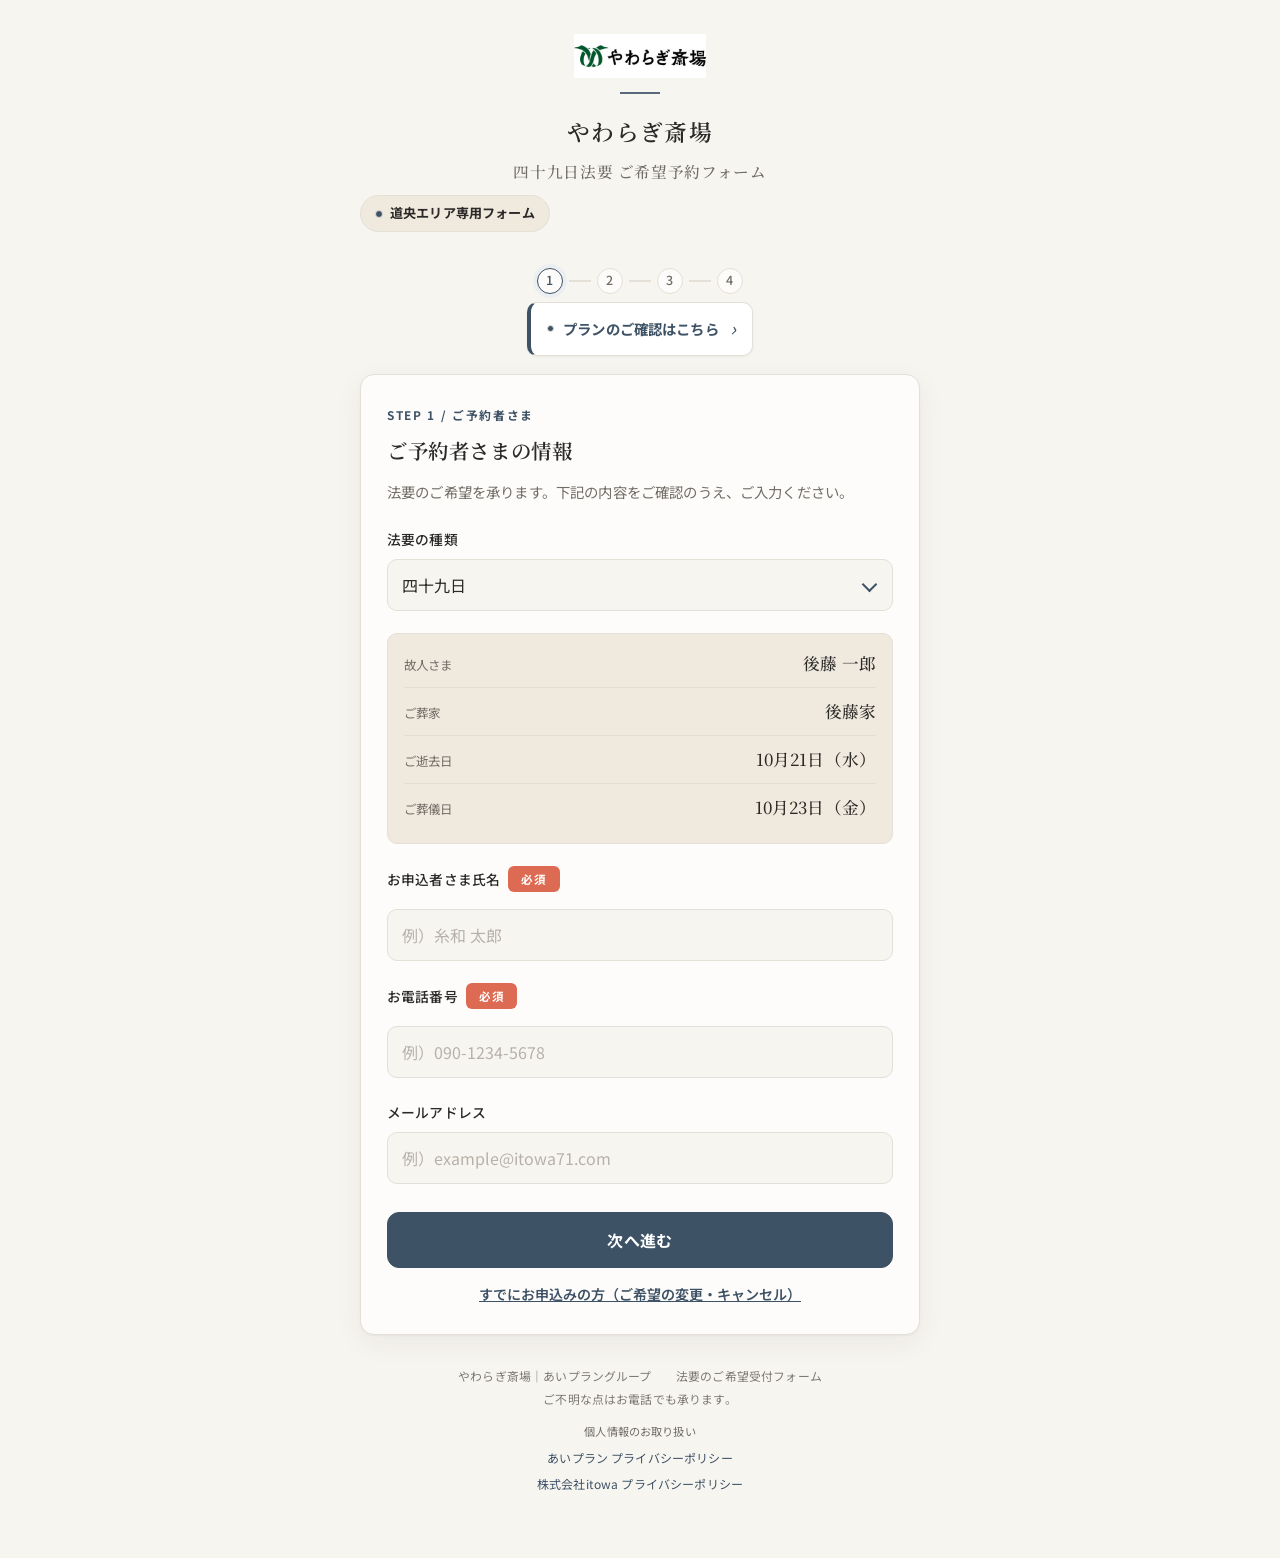
<file: houyou_form_douo.html>
<!DOCTYPE html>
<html lang="ja">
<head>
<meta charset="UTF-8">
<meta name="viewport" content="width=device-width, initial-scale=1.0">
<title>四十九日法要 ご希望予約フォーム｜やわらぎ斎場</title>
<link rel="preconnect" href="https://fonts.googleapis.com">
<link rel="preconnect" href="https://fonts.gstatic.com" crossorigin>
<link href="https://fonts.googleapis.com/css2?family=Noto+Sans+JP:wght@400;500;700&family=Noto+Serif+JP:wght@400;500;600&display=swap" rel="stylesheet">
<style>
  :root{
    --paper:#F7F5F0; --card:#FDFCFA; --ink:#2B2A28; --ink-soft:#726D66;
    --ai:#3E5266; --ai-deep:#2F4152; --ai-tint:#ECEFF2;
    --line:#E5E0D7; --sand:#EFE9DE; --full:#A9796C;
    --shadow:0 1px 2px rgba(43,42,40,.04), 0 8px 28px rgba(43,42,40,.06); --radius:14px;
  }
  *{box-sizing:border-box;margin:0;padding:0}
  html{-webkit-text-size-adjust:100%}
  body{font-family:"Noto Sans JP",sans-serif;background:var(--paper);color:var(--ink);
    line-height:1.75;letter-spacing:.01em;-webkit-font-smoothing:antialiased;padding:0 16px 64px}
  .wrap{max-width:560px;margin:0 auto}
  header{padding:34px 0 10px;text-align:center}
  .form-logo{display:block;height:44px;width:auto;margin:0 auto 14px}
  .footer-privacy{display:flex;flex-direction:column;align-items:center;gap:5px;text-align:center;margin-top:12px}
  .footer-privacy span{font-size:.7rem;color:var(--ink-soft)}
  .footer-privacy a{font-size:.75rem;color:var(--ai);text-decoration:none}
  .footer-privacy a:hover{text-decoration:underline}
  .brand-rule{width:40px;height:2px;background:var(--ai);margin:0 auto 18px;opacity:.85}
  .hall{font-family:"Noto Serif JP",serif;font-size:1.42rem;font-weight:600;letter-spacing:.06em}
  .form-name{font-family:"Noto Serif JP",serif;font-size:.98rem;font-weight:500;color:var(--ink-soft);margin-top:6px;letter-spacing:.04em}
  .steps{display:flex;align-items:center;justify-content:center;gap:6px;margin:24px 0 8px;flex-wrap:wrap}
  .dot{width:26px;height:26px;border-radius:50%;border:1.5px solid var(--line);background:var(--card);
    color:var(--ink-soft);font-size:.78rem;font-weight:500;display:flex;align-items:center;justify-content:center;transition:.35s}
  .step-dot.done .dot{background:var(--ai);border-color:var(--ai);color:#fff}
  .step-dot.active .dot{border-color:var(--ai);color:var(--ai);box-shadow:0 0 0 4px var(--ai-tint)}
  .bar{width:22px;height:1.5px;background:var(--line);transition:.35s}
  .step-dot.done + .bar{background:var(--ai)}
  @media(max-width:420px){.bar{width:12px}}
  .screen{display:none;animation:rise .45s cubic-bezier(.22,.61,.36,1)}
  .screen.active{display:block}
  @keyframes rise{from{opacity:0;transform:translateY(10px)}to{opacity:1;transform:none}}
  .card{background:var(--card);border:1px solid var(--line);border-radius:var(--radius);box-shadow:var(--shadow);padding:30px 26px;margin-top:18px}
  .region-badge{display:inline-flex;align-items:center;gap:7px;background:var(--sand);border:1px solid var(--line);border-radius:999px;padding:6px 14px;font-size:.82rem;font-weight:700;color:var(--ink);margin:0 0 12px}
  .region-badge .dot{width:8px;height:8px;border-radius:50%;background:var(--ai)}
  .catalog-banner{margin:0 auto 4px;text-align:center}
  .catalog-banner .cat-link{display:inline-flex;align-items:center;gap:9px;background:#fff;border:1px solid var(--line);border-left:4px solid var(--ai);border-radius:10px;padding:9px 16px;font-size:.9rem;font-weight:700;color:var(--ai);text-decoration:none;cursor:pointer;box-shadow:0 1px 3px rgba(0,0,0,.05)}
  .catalog-banner .cat-link .dot{width:7px;height:7px;border-radius:50%;background:var(--ai)}
  .catalog-banner .cat-link .arw{margin-left:2px;font-size:1.2rem;font-weight:400}
  .eyebrow{font-size:.74rem;letter-spacing:.14em;color:var(--ai);font-weight:700;margin-bottom:8px}
  .title{font-family:"Noto Serif JP",serif;font-size:1.28rem;font-weight:600;letter-spacing:.03em}
  .lead{font-size:.9rem;color:var(--ink-soft);margin-top:10px}
  .field{margin-top:22px}
  label.lbl{display:block;font-size:.86rem;font-weight:500;margin-bottom:8px}
  .req{color:var(--ai);font-size:.72rem;font-weight:700;margin-left:6px;vertical-align:1px}
  .opt{color:var(--ink-soft);font-size:.72rem;margin-left:6px}
  input[type=text],input[type=email],input[type=tel]{width:100%;font-family:inherit;font-size:1rem;color:var(--ink);
    background:var(--paper);border:1.5px solid var(--line);border-radius:10px;padding:13px 14px;transition:.2s}
  input:focus{outline:none;border-color:var(--ai);box-shadow:0 0 0 4px var(--ai-tint);background:#fff}
  input::placeholder{color:#B7B1A8}
  .hint{font-size:.78rem;color:var(--ink-soft);margin-top:7px;display:flex;align-items:flex-start;gap:6px}
  .hint svg{flex:none;margin-top:3px;opacity:.7}
  .fixed-panel{background:var(--sand);border:1.5px solid var(--line);border-radius:10px;padding:6px 16px 12px}
  .fixed-panel .cap{display:flex;justify-content:flex-end;padding-top:8px}
  .fixed-panel .cap span{font-size:.68rem;color:var(--ink-soft);background:#fff;border:1px solid var(--line);border-radius:20px;padding:3px 10px}
  .fixed-row{display:flex;align-items:baseline;justify-content:space-between;gap:14px;padding:9px 0;border-bottom:1px solid rgba(0,0,0,.05)}
  .fixed-row:last-of-type{border-bottom:none}
  .fixed-row .fk{font-size:.78rem;color:var(--ink-soft);flex:none}
  .fixed-row .fv{font-family:"Noto Serif JP",serif;font-size:1.04rem;font-weight:500;text-align:right}
  .fixed-row .fv .suf{font-size:.82rem;font-weight:400;margin-left:2px}
  .err{color:var(--full);font-size:.78rem;margin-top:6px;display:none}
  input.invalid{border-color:var(--full)}
  .q{margin-top:26px}
  .q:first-child{margin-top:6px}
  .q-text{font-size:.98rem;font-weight:500;margin-bottom:12px}
  .q-num{font-family:"Noto Serif JP",serif;color:var(--ai);font-weight:600;margin-right:8px}
  .yn{display:grid;grid-template-columns:1fr 1fr;gap:12px}
  .yn button{font-family:inherit;font-size:1rem;font-weight:500;cursor:pointer;background:var(--card);
    border:1.5px solid var(--line);border-radius:12px;padding:15px;color:var(--ink);transition:.18s}
  .yn button:hover{border-color:var(--ai);background:#fff}
  .yn button.sel{border-color:var(--ai);background:var(--ai-tint);color:var(--ai-deep);font-weight:700;box-shadow:0 0 0 3px var(--ai-tint)}
  .yn button.sel-no{border-color:var(--ink-soft);background:#F1EEE9;color:var(--ink)}
  .area-grid{display:grid;grid-template-columns:1fr;gap:9px;margin-top:22px}
  .area-card{width:100%;text-align:left;border:1.5px solid var(--line);background:var(--paper);border-radius:12px;padding:15px 16px;cursor:pointer;font-family:inherit;transition:.12s;display:flex;align-items:center;justify-content:space-between}
  .area-card:hover{border-color:var(--ai);background:#fff}
  .area-card.sel{border-color:var(--ai);background:var(--ai-tint);box-shadow:0 0 0 2px var(--ai-tint)}
  .area-card .an{font-size:1rem;font-weight:700;color:var(--ink)}
  .area-card.sel .an{color:var(--ai-deep)}
  .an-caret{color:var(--ink-soft);transition:.15s}
  .area-card.open .an-caret{transform:rotate(180deg);color:var(--ai)}
  .area-expand{display:flex;flex-direction:column;gap:9px}
  .area-subwrap{display:flex;flex-direction:column;gap:8px;padding-left:14px;border-left:2px solid var(--ai-tint);margin-left:4px}
  .area-sub{width:100%;text-align:left;border:1.5px solid var(--line);background:#fff;border-radius:10px;padding:12px 14px;cursor:pointer;font-family:inherit;transition:.12s}
  .area-sub:hover{border-color:var(--ai)}
  .area-sub.sel{border-color:var(--ai);background:var(--ai-tint);box-shadow:0 0 0 2px var(--ai-tint)}
  .area-sub .an{font-size:.95rem;font-weight:700;color:var(--ink);display:block}
  .area-sub .sub-note{font-size:.76rem;color:var(--ink-soft);margin-top:2px;display:block}
  .a-fixed{background:var(--ai-tint);border:1px solid var(--line);border-radius:12px;padding:12px 16px;margin-bottom:16px}
  .a-fixed .af-label{font-size:.72rem;color:var(--ink-soft);font-weight:600}
  .a-fixed .af-val{font-size:1.05rem;font-weight:700;color:var(--ai-deep);margin-top:2px}
  .a-fixed .af-note{font-size:.76rem;color:var(--ai);margin-top:3px;font-weight:600}
  .managed-badge{display:inline-flex;align-items:center;gap:8px;background:#e7f4ee;border:1px solid #bfe3d1;color:#1f7a56;font-weight:700;font-size:.95rem;border-radius:999px;padding:9px 18px;margin-bottom:14px}
  .mg-actions{display:flex;flex-direction:column;gap:12px;margin-top:12px}
  .mg-link{margin-top:16px;font-size:.9rem}
  .btn-danger{background:#fff;border:1.5px solid #d98a84;color:#B23B3B}
  .btn-danger:hover{background:#fbe9e7;border-color:#B23B3B}
  .s1-managed-link{display:block;width:100%;text-align:center;margin-top:16px;background:none;border:none;color:var(--ai);font-family:inherit;font-size:.88rem;font-weight:600;cursor:pointer;text-decoration:underline}
  .area-grid button{font-family:inherit;cursor:pointer;text-align:left;background:var(--card);
    border:1.5px solid var(--line);border-radius:12px;padding:15px 16px;color:var(--ink);transition:.18s;
    display:flex;align-items:flex-start;gap:11px}
  .area-grid button:hover{border-color:var(--ai);background:#fff}
  .area-grid button.sel{border-color:var(--ai);background:var(--ai-tint);box-shadow:0 0 0 3px var(--ai-tint)}
  .area-grid button .mk{width:9px;height:9px;border-radius:50%;border:1.5px solid var(--line);flex:none;margin-top:8px}
  .area-grid button.sel .mk{background:var(--ai);border-color:var(--ai)}
  .area-grid .atext{display:flex;flex-direction:column}
  .area-grid .an{font-size:.98rem;font-weight:700}
  .area-grid button.sel .an{color:var(--ai-deep)}
  .area-grid .anote{font-size:.82rem;font-weight:700;color:var(--ink-soft);margin-top:3px;line-height:1.55}
  input.ro{background:var(--sand)!important;color:var(--ink-soft);cursor:not-allowed}
  .afield{margin-top:18px}
  .abadge{display:inline-block;font-size:.72rem;font-weight:700;color:#fff;border-radius:6px;padding:3px 13px;margin-bottom:9px;letter-spacing:.06em}
  .abadge.req{background:#dd6a52}
  .abadge.opt{background:#8a8a8a}
  .afield .lbl{display:block;font-size:.82rem;color:var(--ink-soft);margin-bottom:7px;font-weight:500}
  .a-selwrap{position:relative}
  .a-selwrap select{width:100%;font-family:inherit;font-size:1rem;color:var(--ink);background:var(--paper);border:1.5px solid var(--line);border-radius:10px;padding:13px 42px 13px 14px;appearance:none;-webkit-appearance:none;cursor:pointer}
  .a-selwrap select:focus{outline:none;border-color:var(--ai);box-shadow:0 0 0 4px var(--ai-tint);background:#fff}
  .a-selwrap select:disabled{background:var(--sand);color:var(--ink-soft);cursor:not-allowed}
  .a-selwrap::after{content:"";position:absolute;right:18px;top:calc(50% - 6px);width:9px;height:9px;border-right:2.4px solid var(--ai);border-bottom:2.4px solid var(--ai);transform:rotate(45deg);pointer-events:none}
  .a-zipbtn{margin-top:11px;border:1.6px solid var(--ink);background:#fff;border-radius:26px;padding:9px 24px;font-weight:700;font-size:.95rem;cursor:pointer;font-family:inherit;color:var(--ink)}
  .a-zipbtn:hover{background:var(--sand)}
  .a-zipmsg{font-size:.8rem;margin-top:9px;min-height:1em}
  .a-or{text-align:center;margin:24px 0 4px;position:relative}
  .a-or span{background:var(--card);position:relative;padding:0 16px;font-size:.86rem;color:var(--ink-soft);font-weight:700}
  .a-or:before{content:"";position:absolute;left:0;right:0;top:50%;height:1px;background:var(--line)}
  .a-heading{font-size:1.08rem;font-weight:700;margin:26px 0 2px;display:flex;align-items:center}
  .a-note{text-align:center;font-size:.8rem;color:var(--ink-soft);margin:20px 0 4px;line-height:1.6}
  .a-privacy{margin:14px 0 4px;padding:15px 16px;background:var(--sand);border-radius:12px}
  .a-privacy p{margin:0;font-size:.8rem;color:var(--ink-soft);line-height:1.7}
  .a-pplinks{display:flex;flex-direction:column;gap:9px;margin:11px 0 4px}
  .a-pplinks a{font-size:.86rem;font-weight:600;color:var(--ai);text-decoration:none;display:inline-flex;align-items:center;gap:6px;line-height:1.5}
  .a-pplinks a:hover{text-decoration:underline}
  .a-pplinks .ext{flex:none;opacity:.8}
  .a-consent{margin-top:10px!important;font-size:.76rem!important;color:var(--ink-soft)}
  .area-sched{display:inline-flex;align-items:center;gap:8px;background:var(--ai-tint);color:var(--ai-deep);
    font-size:.84rem;font-weight:600;border-radius:20px;padding:7px 15px;margin:14px 0 2px}
  .area-sched svg{opacity:.85}
  .cal-label{font-size:.86rem;font-weight:500;margin:22px 0 12px}
  .dates{display:flex;gap:10px;overflow-x:auto;padding-bottom:8px;-webkit-overflow-scrolling:touch;scroll-snap-type:x mandatory}
  .dates::-webkit-scrollbar{height:5px}
  .dates::-webkit-scrollbar-thumb{background:var(--line);border-radius:4px}
  .date-chip{scroll-snap-align:start;flex:none;width:64px;cursor:pointer;text-align:center;background:var(--card);
    border:1.5px solid var(--line);border-radius:12px;padding:11px 4px;transition:.18s}
  .date-chip:hover{border-color:var(--ai)}
  .date-chip.sel{border-color:var(--ai);background:var(--ai-tint);box-shadow:0 0 0 3px var(--ai-tint)}
  .date-chip .dow{font-size:.72rem;color:var(--ink-soft)}
  .date-chip.sun .dow{color:#B26A6A}
  .date-chip.sat .dow{color:#6A82B2}
  .date-chip .dnum{font-family:"Noto Serif JP",serif;font-size:1.24rem;font-weight:600;line-height:1.3}
  .date-chip .mon{font-size:.68rem;color:var(--ink-soft)}
  .date-chip.sel .dnum{color:var(--ai-deep)}
  .slots{display:grid;grid-template-columns:1fr 1fr;gap:10px;margin-top:6px}
  .slot{cursor:pointer;background:var(--card);border:1.5px solid var(--line);border-radius:11px;padding:12px 12px;
    transition:.18s;display:flex;justify-content:space-between;align-items:center}
  .slot:hover:not(.full){border-color:var(--ai)}
  .slot .time{font-size:.96rem;font-weight:500}
  .slot .avail{font-size:.72rem;color:var(--ink-soft)}
  .slot.sel{border-color:var(--ai);background:var(--ai-tint);box-shadow:0 0 0 3px var(--ai-tint)}
  .slot.sel .time{color:var(--ai-deep);font-weight:700}
  .slot.full{cursor:not-allowed;opacity:.5;background:#F2EFEA}
  .slot.full .avail{color:var(--full)}
  .review{margin-top:8px}
  .rrow{display:flex;justify-content:space-between;gap:16px;padding:14px 0;border-bottom:1px solid var(--line)}
  .rrow:last-child{border-bottom:none}
  .rrow .rk{font-size:.82rem;color:var(--ink-soft);flex:none;padding-top:2px}
  .rrow .rv{font-size:.96rem;font-weight:500;text-align:right}
  .rlist{font-size:.9rem;font-weight:500;text-align:right;line-height:1.7}
  .nav{display:flex;gap:12px;margin-top:28px}
  .btn{flex:1;font-family:inherit;font-size:1rem;font-weight:700;cursor:pointer;border-radius:12px;padding:15px;transition:.2s;letter-spacing:.03em}
  .btn-primary{background:var(--ai);color:#fff;border:1.5px solid var(--ai)}
  .btn-primary:hover{background:var(--ai-deep);border-color:var(--ai-deep)}
  .btn-primary:disabled{background:#C9C4BB;border-color:#C9C4BB;cursor:not-allowed}
  .btn-ghost{flex:0 0 auto;padding:15px 22px;background:transparent;color:var(--ink-soft);border:1.5px solid var(--line)}
  .btn-ghost:hover{border-color:var(--ink-soft);color:var(--ink)}
  .done-card{text-align:center;padding:44px 26px}
  .seal{width:66px;height:66px;margin:0 auto 22px;border-radius:50%;border:2px solid var(--ai);
    display:flex;align-items:center;justify-content:center;background:var(--ai-tint)}
  .done-title{font-family:"Noto Serif JP",serif;font-size:1.4rem;font-weight:600;letter-spacing:.05em}
  .done-lead{font-size:.92rem;color:var(--ink-soft);margin-top:14px}
  .mail-box{background:var(--paper);border:1px solid var(--line);border-radius:12px;padding:16px;margin-top:24px;text-align:left;display:flex;gap:12px;align-items:flex-start}
  .callback-box{background:#fbf4e6;border:1px solid #ecd9ac;border-radius:12px;padding:15px 16px;margin-top:14px;text-align:left;display:flex;gap:11px;align-items:flex-start;font-size:.9rem;line-height:1.75;color:#7a5410}
  .callback-box b{color:#6b4a10}
  .mail-box .mt{font-size:.86rem}
  .mail-box .me{font-weight:600}
  .footer-note{text-align:center;font-size:.74rem;color:var(--ink-soft);margin-top:30px;line-height:1.9;opacity:.9}

  .hachi-ref{background:var(--ai-tint);border:1px solid var(--line);border-radius:12px;padding:14px 16px;margin:2px 0 20px;display:flex;gap:12px;align-items:flex-start}
  .hachi-ref .hr-ic{flex:none;margin-top:2px}
  .hachi-ref .hr-label{font-size:.72rem;color:var(--ink-soft);font-weight:600}
  .hachi-ref .hr-val{font-size:1.14rem;font-weight:700;color:var(--ai-deep);margin-top:2px;font-family:"Noto Serif JP",serif}
  .hachi-ref .hr-note{font-size:.76rem;color:var(--ink-soft);margin-top:4px;line-height:1.6}
  .ampm-grid{display:grid;grid-template-columns:1fr 1fr;gap:12px;margin-top:8px}
  .ampm-btn{border:1.5px solid var(--line);background:var(--paper);border-radius:12px;padding:20px 12px;cursor:pointer;font-family:inherit;text-align:center;transition:.12s}
  .ampm-btn:hover{border-color:var(--ai)}
  .ampm-btn.sel{border-color:var(--ai);background:var(--ai-tint);box-shadow:0 0 0 2px var(--ai-tint)}
  .ampm-btn .at{font-size:1.1rem;font-weight:700;color:var(--ink)}
  .ampm-btn.sel .at{color:var(--ai-deep)}
  .ampm-btn .as{font-size:.76rem;color:var(--ink-soft);margin-top:4px}
  .callback-note{background:#eef7f1;border:1px solid #bfe3d1;border-radius:12px;padding:14px 16px;margin-top:18px;font-size:.86rem;color:#1f6f52;display:flex;gap:10px;align-items:flex-start;line-height:1.7}
  .callback-note svg{flex:none;margin-top:2px}
  .date-chip.disabled{opacity:.38;pointer-events:none;filter:grayscale(.4)}
  .vd-box{background:var(--ai-tint);border:1px solid var(--line);border-radius:12px;padding:16px;margin-top:14px}
  .vd-lead{font-size:.85rem;color:var(--ink-soft);margin:0 0 12px}
  .vd-field{margin-bottom:12px}
  .vd-field:last-of-type{margin-bottom:0}
  .vd-field input.ro{background:var(--sand);color:var(--ink-soft)}
  .temple-pick{display:flex;align-items:center;gap:10px;flex-wrap:wrap}
  .temple-sel{font-size:.9rem;font-weight:700;color:var(--ai-deep)}
  .tp-backdrop{position:fixed;inset:0;background:rgba(30,32,40,.5);display:none;align-items:center;justify-content:center;z-index:100;padding:16px}
  .tp-backdrop.open{display:flex}
  .tp-modal{background:var(--paper);border-radius:16px;width:100%;max-width:640px;max-height:88vh;display:flex;flex-direction:column;box-shadow:0 20px 60px rgba(0,0,0,.3)}
  .tp-head{display:flex;align-items:center;justify-content:space-between;padding:18px 22px;border-bottom:1px solid var(--line)}
  .tp-title{font-size:1.15rem;font-weight:700;font-family:"Noto Serif JP",serif;color:var(--ink)}
  .tp-close{background:none;border:none;font-size:1.5rem;color:var(--ink-soft);cursor:pointer;line-height:1}
  .tp-body{padding:18px 22px;overflow-y:auto}
  .tp-search{width:100%;font-family:inherit;font-size:1rem;border:1px solid var(--line);border-radius:10px;padding:12px 14px;background:#fff;color:var(--ink)}
  .tp-count{font-size:.78rem;color:var(--ink-soft);margin:8px 2px}
  .tp-filters{margin-bottom:12px}
  .tp-filters select{font-family:inherit;font-size:.85rem;border:1px solid var(--line);border-radius:10px;padding:9px 12px;background:#fff}
  .tp-list{border:1px solid var(--line);border-radius:12px;overflow:hidden}
  .tp-item{display:flex;align-items:baseline;gap:10px;padding:13px 15px;border-bottom:1px solid var(--line);cursor:pointer;font-size:.92rem}
  .tp-item:last-child{border-bottom:none}
  .tp-item:hover{background:var(--ai-tint)}
  .tp-item.sel{background:var(--ai-tint);box-shadow:inset 3px 0 0 var(--ai)}
  .tp-shuha{color:var(--ink-soft);font-size:.72rem;flex:none}
  .tp-name{font-weight:700;flex:none}
  .tp-addr{color:var(--ink-soft);font-size:.8rem}
  .tp-empty{padding:24px;text-align:center;color:var(--ink-soft)}
  .tp-foot{display:flex;justify-content:flex-end;gap:10px;padding:16px 22px;border-top:1px solid var(--line)}
  .btn-sm{padding:8px 14px;font-size:.85rem}
  .date-chip.hachi{border-color:var(--ai);box-shadow:0 0 0 2px var(--ai-tint)}
  .date-chip .hachi-tag{background:var(--ai-deep);color:#fff;font-size:.56rem;font-weight:700;border-radius:6px;padding:1px 0;margin:-3px -2px 3px;text-align:center;letter-spacing:.02em;line-height:1.5}

  /* ===== スマートフォン最適化 ===== */
  @media(max-width:480px){
    .wrap{padding-left:12px;padding-right:12px}
    .card{padding:22px 16px;border-radius:14px}
    .title{font-size:1.28rem;line-height:1.5}
    .lead{font-size:.9rem}
    .nav{flex-wrap:wrap;gap:10px}
    .nav .btn{flex:1;min-width:130px;justify-content:center}
    .btn{padding:14px 18px}
    .area-card,.area-sub{padding:15px 14px}
    .fixed-row{flex-direction:column;align-items:flex-start;gap:2px}
    .fixed-row .fk{font-size:.72rem}
    .rrow{grid-template-columns:1fr;gap:2px;padding:11px 0}
    .rrow .rk{font-size:.72rem;color:var(--ink-soft)}
    .footer-note{font-size:.68rem}
  }

  @media(max-width:480px){
    .tp-backdrop{padding:0;align-items:flex-end}
    .tp-modal{max-width:none;border-radius:16px 16px 0 0;max-height:92vh}
    .tp-head{padding:15px 16px}
    .tp-body{padding:15px 16px}
    .tp-foot{padding:13px 16px}
    .tp-item{flex-direction:column;align-items:flex-start;gap:3px;padding:12px 13px}
    .tp-list{max-height:44vh}
    .vd-box{padding:14px 13px}
    .temple-pick{align-items:stretch;flex-direction:column}
    .temple-pick .btn{width:100%;justify-content:center}
  }
</style>
</head>
<body>
<div class="wrap">
  <header>
    <img class="form-logo" src="[data-uri]" alt="やわらぎ斎場">
    <div class="brand-rule"></div>
    <div class="hall" id="hall"></div>
    <div class="form-name" id="formName"></div>
  </header>

  <div class="region-badge" id="regionBadge" style="display:none"><i class="dot"></i><span></span></div>

  <div class="steps" id="steps"></div>

  <!-- STEP1 ご予約者 -->
  <section class="screen active" id="s1">
    <div class="catalog-banner" id="catalogBanner" style="display:none">
    <a class="cat-link" onclick="openCatalog()"><i class="dot"></i><span>プランのご確認はこちら</span><i class="arw">›</i></a>
  </div>
    <div class="card">
      <div class="eyebrow">STEP 1 / ご予約者さま</div>
      <div class="title">ご予約者さまの情報</div>
      <p class="lead">法要のご希望を承ります。下記の内容をご確認のうえ、ご入力ください。</p>
      <div class="field"><label class="lbl">法要の種類</label><div class="a-selwrap"><select id="memType" onchange="setMemType(this.value)"></select></div></div>
      <div class="field"><div class="fixed-panel" id="fixedPanel"></div></div>
      <div id="fields"></div>
      <div class="nav"><button class="btn btn-primary" onclick="next1()">次へ進む</button></div>
      <button class="s1-managed-link" onclick="goManaged()">すでにお申込みの方（ご希望の変更・キャンセル）</button>
    </div>
  </section>

  <!-- STEP2 会場 -->
  <section class="screen" id="s2">
    <div class="card">
      <div class="eyebrow">STEP 2 / ご希望の会場</div>
      <div class="title">法要を行う会場</div>
      <p class="lead">ご希望の会場をお選びください。</p>
      <div class="area-grid" id="venues"></div>
      <div id="venueDetail"></div>
      <div class="nav">
        <button class="btn btn-ghost" onclick="go(1)">戻る</button>
        <button class="btn btn-primary" id="btn2" disabled onclick="nextVenue()">次へ進む</button>
      </div>
    </div>
  </section>

  <!-- STEP3 希望日 -->
  <section class="screen" id="s3">
    <div class="card">
      <div class="eyebrow">STEP 3 / ご希望日</div>
      <div class="title">法要のご希望日</div>
      <p class="lead">四十九日の前後で、ご希望の日と時間帯をお選びください。</p>
      <div class="hachi-ref" id="hachiRef"></div>
      <div class="cal-label">ご希望日を選ぶ</div>
      <div class="dates" id="dates"></div>
      <div class="cal-label" id="ampmLabel" style="display:none">時間帯を選ぶ</div>
      <div class="ampm-grid" id="ampm" style="display:none">
        <div class="ampm-btn" onclick="pickAmpm('午前',this)"><div class="at">午前</div><div class="as">開始 〜 12:00</div></div>
        <div class="ampm-btn" onclick="pickAmpm('午後',this)"><div class="at">午後</div><div class="as">12:00 〜 開始</div></div>
      </div>
      <div class="nav">
        <button class="btn btn-ghost" onclick="go(2)">戻る</button>
        <button class="btn btn-primary" id="btn3" disabled onclick="go(4)">予約内容を確認する</button>
      </div>
    </div>
  </section>

  <!-- STEP4 確認 -->
  <section class="screen" id="s4">
    <div class="card">
      <div class="eyebrow">STEP 4 / ご確認</div>
      <div class="title">ご希望内容の確認</div>
      <p class="lead">下記の内容で仮予約を承ります。</p>
      <div class="review" id="review"></div>
      <div class="callback-note">
        <svg width="20" height="20" viewBox="0 0 24 24" fill="none" stroke="#1f6f52" stroke-width="1.9" stroke-linecap="round"><path d="M22 16.92v3a2 2 0 0 1-2.18 2 19.79 19.79 0 0 1-8.63-3.07 19.5 19.5 0 0 1-6-6 19.79 19.79 0 0 1-3.07-8.67A2 2 0 0 1 4.11 2h3a2 2 0 0 1 2 1.72c.13.96.36 1.9.7 2.81a2 2 0 0 1-.45 2.11L8.09 9.91a16 16 0 0 0 6 6l1.27-1.27a2 2 0 0 1 2.11-.45c.9.34 1.85.57 2.81.7A2 2 0 0 1 22 16.92z"/></svg>
        <div>こちらは<b>仮予約</b>です。この後、営業担当より折り返しご連絡し、日時を正式に確定いたします。</div>
      </div>
      <div class="nav">
        <button class="btn btn-ghost" onclick="go(3)">戻る</button>
        <button class="btn btn-primary" onclick="go(5)">この内容で申し込む</button>
      </div>
    </div>
  </section>

  <!-- STEP5 完了 -->
  <section class="screen" id="s5">
    <div class="card done-card">
      <div class="seal"><svg width="30" height="30" viewBox="0 0 24 24" fill="none" stroke="#3E5266" stroke-width="2.2" stroke-linecap="round" stroke-linejoin="round"><path d="M20 6 9 17l-5-5"/></svg></div>
      <div class="done-title">仮予約を承りました</div>
      <p class="done-lead">この度はお申込みいただきありがとうございます。<br>営業担当より折り返しご連絡し、日時を正式に確定いたします。</p>
      <div class="mail-box">
        <svg width="20" height="20" viewBox="0 0 24 24" fill="none" stroke="#3E5266" stroke-width="1.8" style="flex:none;margin-top:2px"><rect x="3" y="5" width="18" height="14" rx="2"/><path d="m3 7 9 6 9-6"/></svg>
        <div class="mt">受付確認メールを <span class="me" id="doneMail">—</span> へお送りしました。<br>担当者からのご連絡をお待ちください。</div>
      </div>
      <div class="callback-box">
        <svg width="20" height="20" viewBox="0 0 24 24" fill="none" stroke="#8a5a12" stroke-width="1.9" stroke-linecap="round" stroke-linejoin="round" style="flex:none;margin-top:1px"><path d="M22 16.92v3a2 2 0 0 1-2.18 2 19.79 19.79 0 0 1-8.63-3.07 19.5 19.5 0 0 1-6-6 19.79 19.79 0 0 1-3.07-8.67A2 2 0 0 1 4.11 2h3a2 2 0 0 1 2 1.72c.13.96.36 1.9.7 2.81a2 2 0 0 1-.45 2.11L8.09 9.91a16 16 0 0 0 6 6l1.27-1.27a2 2 0 0 1 2.11-.45c.9.34 1.85.57 2.81.7A2 2 0 0 1 22 16.92z"/></svg>
        <div><b>担当地区のスタッフ携帯より折り返し致します。</b><br>お手数ですが、ご登録の電話番号にてお待ちください。</div>
      </div>
      <button class="btn btn-ghost mg-link" onclick="goManaged()">ご希望の変更・キャンセルはこちら ›</button>
    </div>
  </section>

  <!-- 申込済み（変更・キャンセル入口） -->
  <section class="screen" id="s-managed">
    <div class="card">
      <div class="managed-badge"><svg width="18" height="18" viewBox="0 0 24 24" fill="none" stroke="#2a8f6b" stroke-width="2.4" stroke-linecap="round" stroke-linejoin="round"><path d="M20 6 9 17l-5-5"/></svg>仮予約を受付済みです</div>
      <p class="lead">現在のご希望内容です。担当者からの確定連絡前は、下記から変更・キャンセルができます。</p>
      <div class="review" id="mg-review"></div>
      <div class="a-heading" style="margin-top:22px">ご希望の変更・キャンセル</div>
      <div class="mg-actions">
        <button class="btn btn-primary" onclick="startChange()">希望内容を変更する</button>
        <button class="btn btn-danger" onclick="prepCancel()">申込みをキャンセルする</button>
      </div>
    </div>
  </section>

  <!-- 変更 -->
  <section class="screen" id="s-change">
    <div class="card">
      <div class="eyebrow">ご希望の変更</div>
      <div class="title">変更する項目を修正</div>
      <p class="lead">変更したい箇所だけ修正し、再申込してください。登録時の内容が入っています。</p>
      <div class="hachi-ref" id="c-hachi"></div>
      <div class="cal-label">会場</div>
      <div class="area-grid" id="c-venues"></div>
      <div id="c-venueDetail"></div>
      <div class="cal-label" style="margin-top:16px">ご希望日</div>
      <div class="dates" id="c-dates"></div>
      <div class="cal-label" id="c-ampmLabel" style="display:none">時間帯</div>
      <div class="ampm-grid" id="c-ampm" style="display:none">
        <div class="ampm-btn" onclick="cPickAmpm('午前',this)"><div class="at">午前</div><div class="as">開始 〜 12:00</div></div>
        <div class="ampm-btn" onclick="cPickAmpm('午後',this)"><div class="at">午後</div><div class="as">12:00 〜 開始</div></div>
      </div>
      <div class="err" id="c-err">会場・希望日・時間帯をお選びください。</div>
      <div class="nav">
        <button class="btn btn-ghost" onclick="goScreen('s-managed')">戻る</button>
        <button class="btn btn-primary" onclick="confirmChange()">変更を確定する</button>
      </div>
    </div>
  </section>

  <!-- 変更完了 -->
  <section class="screen" id="s-changed">
    <div class="card done-card">
      <div class="seal"><svg width="30" height="30" viewBox="0 0 24 24" fill="none" stroke="#3E5266" stroke-width="2.2" stroke-linecap="round" stroke-linejoin="round"><path d="M20 6 9 17l-5-5"/></svg></div>
      <div class="done-title">ご希望を変更しました</div>
      <p class="done-lead">変更後の内容で承りました。<br>担当者より折り返しご連絡いたします。</p>
      <div class="review" id="cd-review" style="text-align:left"></div>
      <div class="nav" style="justify-content:center;margin-top:18px"><button class="btn btn-ghost" onclick="renderManaged();goScreen('s-managed')">申込内容に戻る</button></div>
    </div>
  </section>

  <!-- キャンセル確認 -->
  <section class="screen" id="s-cancel">
    <div class="card">
      <div class="eyebrow" style="color:#B23B3B">申込みのキャンセル</div>
      <div class="title">お申込みをキャンセルします</div>
      <p class="lead">以下のお申込みをキャンセルします。よろしいですか？</p>
      <div class="review" id="cx-review"></div>
      <div class="nav">
        <button class="btn btn-ghost" onclick="goScreen('s-managed')">戻る</button>
        <button class="btn btn-danger" onclick="confirmCancel()">キャンセルを確定する</button>
      </div>
    </div>
  </section>

  <!-- キャンセル完了 -->
  <section class="screen" id="s-cancelled">
    <div class="card done-card">
      <div class="seal" style="border-color:#e6bdb8;background:#fbe9e7"><svg width="26" height="26" viewBox="0 0 24 24" fill="none" stroke="#B23B3B" stroke-width="2.2" stroke-linecap="round"><path d="M18 6 6 18M6 6l12 12"/></svg></div>
      <div class="done-title">お申込みをキャンセルしました</div>
      <p class="done-lead">またのご利用をお待ちしております。</p>
    </div>
  </section>

  <div class="footer-note">やわらぎ斎場｜あいプラングループ　　法要のご希望受付フォーム<br>ご不明な点はお電話でも承ります。</div>
  <div class="footer-privacy"><span>個人情報のお取り扱い</span><a href="https://www.apg-aiplan.com/privacy/" target="_blank" rel="noopener noreferrer">あいプラン プライバシーポリシー</a><a href="https://itowa71.com/privacy_policy" target="_blank" rel="noopener noreferrer">株式会社itowa プライバシーポリシー</a></div>
</div>

<div class="tp-backdrop" id="templeBackdrop">
  <div class="tp-modal">
    <div class="tp-head"><div class="tp-title">寺院を選択</div><button class="tp-close" onclick="closeTemplePicker()">×</button></div>
    <div class="tp-body">
      <input type="text" id="tp-search" class="tp-search" placeholder="寺院名 / フリガナ / 住所 / TEL" oninput="renderTemples()">
      <div class="tp-count" id="tp-count"></div>
      <div class="tp-filters"><select id="tp-shuha" onchange="renderTemples()"><option value="">宗派名</option></select></div>
      <div class="tp-list" id="tp-list"></div>
    </div>
    <div class="tp-foot"><button class="btn btn-ghost" onclick="closeTemplePicker()">閉じる</button><button class="btn btn-primary" id="tp-confirm" onclick="confirmTemple()" disabled>この寺院を確定</button></div>
  </div>
</div>

<script>
/* ===== 予約フォーム PDFカタログ（道央/道北・仮ファイル埋め込み） ===== */
var FORM_CATALOG={
  '道央':{label:'プランのご確認はこちら',pdf:"[data-uri]"},
  '道北':{label:'プランのご確認はこちら',pdf:""}
};
var catFormRegion='道央';
FORM_CATALOG['道北'].pdf=FORM_CATALOG['道央'].pdf; /* 道北も同カタログを既定共有 */
function resolveFormRegion(){
  try{
    var q=new URLSearchParams(location.search); var r=(q.get('r')||q.get('region')||'').toLowerCase();
    if(r==='dohoku'||r==='道北'||r==='hokku') return '道北';
    if(r==='douo'||r==='道央'||r==='chuo') return '道央';
  }catch(e){}
  return null;
}
var FORM_REGION='道央';/* 道央エリア専用ファイル */
if(FORM_REGION){ catFormRegion=FORM_REGION; }
function setCatalogRegion(r){ if(FORM_CATALOG[r]){catFormRegion=r; renderCatalog();} }
function renderRegionBadge(){var el=document.getElementById('regionBadge'); if(!el)return; if(FORM_REGION){el.style.display='';el.querySelector('span').textContent=FORM_REGION+'エリア専用フォーム';}else{el.style.display='none';}}
function renderCatalog(){ renderRegionBadge();
  var c=FORM_CATALOG[catFormRegion]||{}; var el=document.getElementById('catalogBanner');
  if(!el) return;
  if(!c.pdf){ el.style.display='none'; return; }
  el.style.display=''; el.querySelector('.cat-link span').textContent=c.label||'プランのご確認はこちら';
}
function openCatalog(){
  var c=FORM_CATALOG[catFormRegion]; if(!c||!c.pdf) return;
  try{
    var b64=c.pdf.split(',')[1]; var bin=atob(b64); var arr=new Uint8Array(bin.length);
    for(var i=0;i<bin.length;i++)arr[i]=bin.charCodeAt(i);
    var blob=new Blob([arr],{type:'application/pdf'}); var url=URL.createObjectURL(blob);
    window.open(url,'_blank');
  }catch(e){ window.open(c.pdf,'_blank'); }
}
const CONFIG={
  hall:'やわらぎ斎場',
  formName:'四十九日法要 ご希望予約フォーム',
  fields:[
    {id:'reserver',label:'お申込者さま氏名',required:true,placeholder:'例）糸和 太郎'},
    {id:'tel',label:'お電話番号',required:true,placeholder:'例）090-1234-5678'},
    {id:'email',label:'メールアドレス',required:false,placeholder:'例）example@itowa71.com'}
  ],
  venues:[
    {label:'やわらぎ斎場',note:'式場で法要を行います'},
    {label:'ご自宅',note:'ご自宅へお伺いします'},
    {label:'お寺',note:'菩提寺・ご希望のお寺で行います'}
  ]
};
const DOW=['日','月','火','水','木','金','土'];
const $=id=>document.getElementById(id);
function esc(s){return String(s).replace(/&/g,'&amp;').replace(/</g,'&lt;').replace(/>/g,'&gt;');}
function iso(d){return d.getFullYear()+'-'+String(d.getMonth()+1).padStart(2,'0')+'-'+String(d.getDate()).padStart(2,'0');}
function jLabel(d){return (d.getMonth()+1)+'月'+d.getDate()+'日（'+DOW[d.getDay()]+'）';}

/* 基準日（デモ：直近の逝去を想定し、四十九日が数日後になるよう算出） */
const TODAY=new Date(); TODAY.setHours(0,0,0,0);
function isoAdd(isoStr,n){const d=new Date(isoStr+'T00:00');d.setDate(d.getDate()+n);return iso(d);}
function addYearsISO(isoStr,y){const d=new Date(isoStr+'T00:00');d.setFullYear(d.getFullYear()+y);return iso(d);}
const MEM_TYPES=[
 {key:'shijuku',label:'四十九日',calc:d=>isoAdd(d,48),years:null},
 {key:'isshuki',label:'一周忌',calc:d=>addYearsISO(d,1),years:1},
 {key:'sankaiki',label:'三回忌',calc:d=>addYearsISO(d,2),years:2},
 {key:'nanakaiki',label:'七回忌',calc:d=>addYearsISO(d,6),years:6},
];
let memType='shijuku';
function memTypeObjF(){return MEM_TYPES.find(t=>t.key===memType)||MEM_TYPES[0];}
function memLabelF(){return memTypeObjF().label;}
let DEATH,FUNERAL,HACHI;
function applyMemType(){
  const t=memTypeObjF(), target=new Date(TODAY); target.setDate(target.getDate()+3);
  if(t.key==='shijuku'){DEATH=new Date(target);DEATH.setDate(DEATH.getDate()-48);}
  else {DEATH=new Date(target);DEATH.setFullYear(DEATH.getFullYear()-t.years);}
  FUNERAL=new Date(DEATH);FUNERAL.setDate(FUNERAL.getDate()+2);
  HACHI=new Date(t.calc(iso(DEATH))+'T00:00');
  CONFIG.formName=t.label+'法要 ご希望予約フォーム';
  CONFIG.fixedInfo=[
    {label:'故人さま',value:'後藤 一郎'},
    {label:'ご葬家',value:'後藤家'},
    {label:'ご逝去日',value:jLabel(DEATH)},
    {label:'ご葬儀日',value:jLabel(FUNERAL)}
  ];
}
applyMemType();
function setMemType(k){memType=k;applyMemType();state.date=null;state.ampm=null;initStatic();if($('hachiRef'))buildCal();}

const state={fields:{},venue:null,venueDetail:null,date:null,ampm:null};
const HOKKAIDO_H={
 '札幌市':['中央区','北区','東区','白石区','豊平区','南区','西区','厚別区','手稲区','清田区'],
 '小樽市':['花園','稲穂','築港','桜','銭函'],
 '石狩市':['花川南','花川北','花川東','樽川','本町'],
 '江別市':['野幌町','大麻','文京台','高砂町','萩ケ岡'],
 '北広島市':['中央','美沢','大曲','西の里','輪厚'],
 '恵庭市':['和光町','黄金中央','恵み野','島松'],
 '石狩郡':['当別町','新篠津村'],
};
const TEMPLES=[
 {shuha:'真宗大谷派',name:'本光寺',kana:'ホンコウジ',addr:'札幌市北区屯田8条3丁目3-15',tel:'011-771-2015'},
 {shuha:'真宗大谷派',name:'蓮光寺',kana:'レンコウジ',addr:'札幌市北区太平9条4丁目8-1',tel:'011-772-8810'},
 {shuha:'真宗大谷派',name:'法国寺',kana:'ホウコクジ',addr:'札幌市東区本町1条1丁目5-25',tel:'011-781-5250'},
 {shuha:'真宗大谷派',name:'北栄寺',kana:'ホクエイジ',addr:'札幌市東区北45条東1丁目3-12',tel:'011-751-3120'},
 {shuha:'真宗大谷派',name:'慧林寺',kana:'エリンジ',addr:'札幌市豊平区豊平4条8丁目1-2',tel:'011-811-0102'},
 {shuha:'真宗大谷派',name:'照源寺',kana:'ショウゲンジ',addr:'札幌市南区石山3条8丁目16-11',tel:'011-591-1611'},
 {shuha:'真宗大谷派',name:'浄恩寺',kana:'ジョウオンジ',addr:'札幌市西区琴似3条6丁目1-28',tel:'011-621-0128'},
 {shuha:'浄土真宗本願寺派',name:'西徳寺',kana:'サイトクジ',addr:'札幌市中央区南7条西8丁目5-1',tel:'011-511-0851'},
 {shuha:'曹洞宗',name:'中央寺',kana:'チュウオウジ',addr:'札幌市中央区南6条西2丁目1-1',tel:'011-511-0101'},
 {shuha:'曹洞宗',name:'瑞龍寺',kana:'ズイリュウジ',addr:'札幌市豊平区中の島1条6丁目3-20',tel:'011-831-0320'},
 {shuha:'浄土宗',name:'新善光寺',kana:'シンゼンコウジ',addr:'札幌市中央区南6条西1丁目2-5',tel:'011-511-0125'},
 {shuha:'日蓮宗',name:'妙覚寺',kana:'ミョウカクジ',addr:'札幌市中央区南9条西5丁目1-10',tel:'011-521-0110'},
 {shuha:'真言宗智山派',name:'成田山札幌別院',kana:'ナリタサン',addr:'札幌市中央区南7条西3丁目2-8',tel:'011-511-0208'},
 {shuha:'臨済宗妙心寺派',name:'龍雲寺',kana:'リュウウンジ',addr:'札幌市豊平区平岸3条9丁目2-1',tel:'011-811-0921'},
 {shuha:'天台宗',name:'圓山寺',kana:'エンザンジ',addr:'札幌市中央区宮の森1条9丁目1-3',tel:'011-611-0913'},
 {shuha:'浄土真宗本願寺派',name:'覚王寺',kana:'カクオウジ',addr:'小樽市若松1丁目5-8',tel:'0134-22-0508'},
];
let currentScreen='s1';
const STEP_MAP={s1:1,s2:2,s3:3,s4:4};

/* ステップドット */
function buildSteps(){const c=$('steps');c.innerHTML='';for(let n=1;n<=4;n++){const d=document.createElement('div');d.className='step-dot';d.id='dot'+n;d.innerHTML='<div class="dot">'+n+'</div>';c.appendChild(d);if(n<4){const b=document.createElement('div');b.className='bar';c.appendChild(b);}}}
function paintSteps(active){for(let n=1;n<=4;n++){const d=$('dot'+n);d.classList.remove('active','done');if(n<active)d.classList.add('done');else if(n===active)d.classList.add('active');}}
function show(id){$(currentScreen).classList.remove('active');$(id).classList.add('active');currentScreen=id;if(STEP_MAP[id])paintSteps(STEP_MAP[id]);window.scrollTo({top:0,behavior:'smooth'});}
function go(step){const map={1:'s1',2:'s2',3:'s3',4:'s4',5:'s5'};$('steps').style.display='';if(step===3)buildCal();if(step===4)buildReview();if(step===5){$('doneMail').textContent=state.fields.email||'—';reg=snapshotReg();}show(map[step]);}

/* 静的テキスト・入力欄 */
function initStatic(){$('hall').textContent=CONFIG.hall;$('formName').textContent=CONFIG.formName;
  const mt=$('memType');if(mt)mt.innerHTML=MEM_TYPES.map(t=>'<option value="'+t.key+'"'+(t.key===memType?' selected':'')+'>'+t.label+'</option>').join('');
  let h='';CONFIG.fixedInfo.forEach(x=>{h+='<div class="fixed-row"><span class="fk">'+esc(x.label)+'</span><span class="fv">'+esc(x.value)+'</span></div>';});$('fixedPanel').innerHTML=h; if(typeof renderCatalog==='function')renderCatalog();}
function renderFields(){let h='';CONFIG.fields.forEach(f=>{h+='<div class="field"><label class="lbl" for="'+f.id+'">'+esc(f.label)+(f.required?'<span class="abadge req" style="margin-left:8px">必須</span>':'')+'</label><input type="text" id="'+f.id+'" placeholder="'+esc(f.placeholder||'')+'"><div class="err" id="e-'+f.id+'">ご入力ください。</div></div>';});$('fields').innerHTML=h;}
function next1(){let ok=true;CONFIG.fields.forEach(f=>{if(f.required){const v=$(f.id).value.trim();const e=$('e-'+f.id);if(v===''){e.style.display='block';$(f.id).classList.add('invalid');ok=false;}else{e.style.display='none';$(f.id).classList.remove('invalid');}}});if(!ok)return;CONFIG.fields.forEach(f=>state.fields[f.id]=$(f.id).value.trim());go(2);}

/* 会場 */
function renderVenues(){const c=$('venues');c.innerHTML='';CONFIG.venues.forEach(v=>{const b=document.createElement('button');b.className='area-card';b.style.justifyContent='flex-start';b.innerHTML='<span class="atext" style="display:flex;flex-direction:column"><span class="an">'+esc(v.label)+'</span><span class="anote" style="font-weight:600">'+esc(v.note)+'</span></span>';b.onclick=()=>{if(state.venue!==v.label)state.venueDetail=null;state.venue=v.label;[...c.children].forEach(x=>x.classList.remove('sel'));b.classList.add('sel');$('btn2').disabled=false;renderVenueDetail('venueDetail',state.venue,state.venueDetail);};c.appendChild(b);});}
function cityOptions(sel){return '<option value="">選択してください</option>'+Object.keys(HOKKAIDO_H).map(c=>'<option'+(c===sel?' selected':'')+'>'+c+'</option>').join('');}
function townOptions(city,sel){return '<option value="">選択してください</option>'+((HOKKAIDO_H[city]||[]).map(t=>'<option'+(t===sel?' selected':'')+'>'+t+'</option>').join(''));}
function renderVenueDetail(boxId,venue,vd){
  const box=$(boxId); if(!box)return;
  if(venue==='お寺'){
    box.innerHTML='<div class="vd-box"><div class="vd-field"><span class="abadge req">必須</span><label class="lbl">お寺</label><div class="temple-pick"><button type="button" class="btn btn-ghost btn-sm" onclick="openTemplePicker(\''+boxId+'\')">寺院を検索して選択</button><span class="temple-sel" id="'+boxId+'-tsel">未選択</span></div></div><div class="err vd-err">寺院を選択してください。</div></div>';
    if(vd&&vd.temple){const s=$(boxId+'-tsel');s.textContent=vd.temple.name+'（'+vd.temple.addr+'）';s.dataset.temple=JSON.stringify(vd.temple);}
  } else if(venue==='ご自宅'){
    const a=(vd&&vd.addr)||{};
    box.innerHTML='<div class="vd-box"><p class="vd-lead">ご自宅の住所をご入力ください。</p>'+
      '<div class="vd-field"><label class="lbl">都道府県</label><input type="text" class="vd-pref ro" value="北海道" readonly></div>'+
      '<div class="vd-field"><span class="abadge req">必須</span><label class="lbl">市区郡</label><div class="a-selwrap"><select class="vd-city">'+cityOptions(a.city)+'</select></div></div>'+
      '<div class="vd-field"><label class="lbl">町村</label><div class="a-selwrap"><select class="vd-town">'+townOptions(a.city,a.town)+'</select></div></div>'+
      '<div class="vd-field"><span class="abadge req">必須</span><label class="lbl">以下住所（番地・建物名）</label><input type="text" class="vd-rest" placeholder="例）1丁目2-3 〇〇マンション101"></div>'+
      '<div class="err vd-err">市区郡・以下住所をご入力ください。</div></div>';
    if(a.rest)box.querySelector('.vd-rest').value=a.rest;
    box.querySelector('.vd-city').onchange=function(){box.querySelector('.vd-town').innerHTML=townOptions(this.value,'');};
  } else { box.innerHTML=''; }
}
function readVenueDetail(boxId,venue){
  const box=$(boxId);
  if(venue==='お寺'){const s=$(boxId+'-tsel'),ds=s?s.dataset.temple:'';if(!ds){box.querySelector('.vd-err').style.display='block';return null;}return {temple:JSON.parse(ds)};}
  if(venue==='ご自宅'){const city=box.querySelector('.vd-city').value,town=box.querySelector('.vd-town').value,rest=box.querySelector('.vd-rest').value.trim();if(!city||!rest){box.querySelector('.vd-err').style.display='block';return null;}return {addr:{pref:'北海道',city,town,rest}};}
  return {__ok:true};
}
function venueFull(venue,vd){
  if(venue==='お寺'&&vd&&vd.temple)return 'お寺（'+vd.temple.name+' / '+vd.temple.addr+'）';
  if(venue==='ご自宅'&&vd&&vd.addr){const a=vd.addr;return 'ご自宅（'+a.pref+a.city+(a.town||'')+a.rest+'）';}
  return venue||'';
}
let TEMPLE_SEL=null, templeTarget=null;
function openTemplePicker(target){templeTarget=target;TEMPLE_SEL=null;
  $('tp-shuha').innerHTML='<option value="">宗派名</option>'+[...new Set(TEMPLES.map(t=>t.shuha))].map(s=>'<option>'+s+'</option>').join('');
  $('tp-search').value='';$('tp-confirm').disabled=true;renderTemples();$('templeBackdrop').classList.add('open');}
function renderTemples(){const q=$('tp-search').value.trim(),sh=$('tp-shuha').value;
  const list=TEMPLES.filter(t=>(!sh||t.shuha===sh)&&(!q||(t.name+t.kana+t.addr+t.tel).indexOf(q)>=0));
  $('tp-count').textContent='候補 '+list.length+' 件';
  $('tp-list').innerHTML=list.map(t=>'<div class="tp-item" onclick="selectTemple('+TEMPLES.indexOf(t)+',this)"><span class="tp-shuha">'+t.shuha+'</span><span class="tp-name">'+t.name+'</span><span class="tp-addr">'+t.addr+'</span></div>').join('')||'<div class="tp-empty">該当がありません</div>';}
function selectTemple(idx,el){TEMPLE_SEL=TEMPLES[idx];[...document.querySelectorAll('#tp-list .tp-item')].forEach(x=>x.classList.remove('sel'));el.classList.add('sel');$('tp-confirm').disabled=false;}
function confirmTemple(){if(!TEMPLE_SEL)return;const t=TEMPLE_SEL,s=$(templeTarget+'-tsel');if(s){s.textContent=t.name+'（'+t.addr+'）';s.dataset.temple=JSON.stringify(t);}closeTemplePicker();}
function closeTemplePicker(){$('templeBackdrop').classList.remove('open');}
function nextVenue(){
  if(!state.venue){return;}
  const r=readVenueDetail('venueDetail',state.venue);
  if(r===null)return;
  state.venueDetail=(r&&r.__ok)?null:r;
  go(3);
}

/* 希望日（四十九日基準・前の週間） */
function hachiRefHTML(){return '<div class="hr-ic"><svg width="20" height="20" viewBox="0 0 24 24" fill="none" stroke="#2F4152" stroke-width="1.8"><rect x="3" y="4" width="18" height="18" rx="2"/><path d="M16 2v4M8 2v4M3 10h18"/></svg></div>'+
  '<div><div class="hr-label">ご逝去日を基準とした'+memLabelF()+'</div><div class="hr-val">'+jLabel(HACHI)+'</div><div class="hr-note">参考情報です。'+memLabelF()+'を基準に、<b>1週間前〜2週間後</b>の範囲でご都合の良い日をお選びいただけます。</div></div>';}
function calDates(){const out=[];for(let i=-7;i<=14;i++){const d=new Date(HACHI);d.setDate(d.getDate()+i);out.push(d);}return out;} // 四十九日の1週間前〜2週間後
function buildCal(){
  $('hachiRef').innerHTML=hachiRefHTML();
  const c=$('dates');c.innerHTML='';
  calDates().forEach(d=>{
    const past=d< new Date(TODAY.getTime()+86400000); // 明日より前は不可
    const isH=iso(d)===iso(HACHI);
    const chip=document.createElement('div');
    chip.className='date-chip'+(d.getDay()===0?' sun':'')+(d.getDay()===6?' sat':'')+(past?' disabled':'')+(isH?' hachi':'');
    chip.innerHTML=(isH?'<div class="hachi-tag">四十九日</div>':'')+'<div class="dow">'+DOW[d.getDay()]+'</div><div class="dnum">'+d.getDate()+'</div><div class="mon">'+(d.getMonth()+1)+'月</div>';
    if(!past) chip.onclick=()=>selectDate(d,chip);
    if(state.date&&state.date.key===iso(d)){chip.classList.add('sel');}
    c.appendChild(chip);
  });
  centerHachi(c);
  $('ampmLabel').style.display= state.date?'block':'none';
  $('ampm').style.display= state.date?'grid':'none';
}
function centerHachi(c){const hc=c.querySelector('.date-chip.hachi');if(hc)c.scrollLeft=hc.offsetLeft-c.clientWidth/2+hc.clientWidth/2;}
function selectDate(d,chip){[...$('dates').children].forEach(x=>x.classList.remove('sel'));chip.classList.add('sel');
  state.date={key:iso(d),label:jLabel(d)};state.ampm=null;
  [...$('ampm').children].forEach(x=>x.classList.remove('sel'));
  $('ampmLabel').style.display='block';$('ampm').style.display='grid';$('btn3').disabled=true;}
function pickAmpm(v,el){[...$('ampm').children].forEach(x=>x.classList.remove('sel'));el.classList.add('sel');state.ampm=v;$('btn3').disabled=false;}

/* 確認 */
function reviewRows(fixed,venue,date,ampm,vd){
  const rows=fixed.map(x=>[x.label,x.value]);
  rows.push([memLabelF()+'（参考）',jLabel(HACHI)]);
  rows.push(['ご希望会場',venueFull(venue,vd)]);
  rows.push(['ご希望日',date?date.label:'']);
  rows.push(['時間帯',ampm||'']);
  return rows.map(r=>'<div class="rrow"><div class="rk">'+esc(r[0])+'</div><div class="rv">'+esc(r[1])+'</div></div>').join('');
}
function buildReview(){$('review').innerHTML=reviewRows(CONFIG.fixedInfo,state.venue,state.date,state.ampm,state.venueDetail);}

/* ===== 変更・キャンセル ===== */
let reg=null;
function snapshotReg(){return {fixed:CONFIG.fixedInfo.slice(),venue:state.venue,venueDetail:state.venueDetail,date:state.date,ampm:state.ampm,fields:{...state.fields}};}
function sampleReg(){const d=new Date(HACHI);d.setDate(d.getDate()-1);return {fixed:CONFIG.fixedInfo.slice(),venue:'やわらぎ斎場',venueDetail:null,date:{key:iso(d),label:jLabel(d)},ampm:'午前',fields:{reserver:'（お申込者）',tel:'',email:''}};}
function regRows(r){return reviewRows(r.fixed,r.venue,r.date,r.ampm,r.venueDetail);}
function goScreen(id){$('steps').style.display='none';show(id);}
function goManaged(){if(!reg)reg=sampleReg();renderManaged();goScreen('s-managed');}
function renderManaged(){$('mg-review').innerHTML=regRows(reg);}
/* 変更 */
let cSel={venue:null,venueDetail:null,date:null,ampm:null};
function startChange(){
  cSel={venue:reg.venue,venueDetail:reg.venueDetail,date:reg.date,ampm:reg.ampm};
  $('c-hachi').innerHTML=hachiRefHTML();
  const vc=$('c-venues');vc.innerHTML='';
  CONFIG.venues.forEach(v=>{const b=document.createElement('button');b.className='area-card'+(v.label===reg.venue?' sel':'');b.style.justifyContent='flex-start';b.innerHTML='<span class="an">'+esc(v.label)+'</span>';b.onclick=()=>{if(cSel.venue!==v.label)cSel.venueDetail=null;cSel.venue=v.label;[...vc.children].forEach(x=>x.classList.remove('sel'));b.classList.add('sel');renderVenueDetail('c-venueDetail',cSel.venue,cSel.venueDetail);};vc.appendChild(b);});
  renderVenueDetail('c-venueDetail',cSel.venue,cSel.venueDetail);
  const dc=$('c-dates');dc.innerHTML='';
  calDates().forEach(d=>{const past=d<new Date(TODAY.getTime()+86400000);const isH=iso(d)===iso(HACHI);const chip=document.createElement('div');chip.className='date-chip'+(d.getDay()===0?' sun':'')+(d.getDay()===6?' sat':'')+(past?' disabled':'')+(isH?' hachi':'');chip.innerHTML=(isH?'<div class="hachi-tag">四十九日</div>':'')+'<div class="dow">'+DOW[d.getDay()]+'</div><div class="dnum">'+d.getDate()+'</div><div class="mon">'+(d.getMonth()+1)+'月</div>';if(!past)chip.onclick=()=>{[...dc.children].forEach(x=>x.classList.remove('sel'));chip.classList.add('sel');cSel.date={key:iso(d),label:jLabel(d)};};if(cSel.date&&cSel.date.key===iso(d))chip.classList.add('sel');dc.appendChild(chip);});
  centerHachi(dc);
  $('c-ampmLabel').style.display='block';$('c-ampm').style.display='grid';
  [...$('c-ampm').children].forEach(x=>{x.classList.remove('sel');if(x.querySelector('.at').textContent===reg.ampm)x.classList.add('sel');});
  $('c-err').style.display='none';
  goScreen('s-change');
}
function cPickAmpm(v,el){[...$('c-ampm').children].forEach(x=>x.classList.remove('sel'));el.classList.add('sel');cSel.ampm=v;}
function confirmChange(){
  if(!cSel.venue||!cSel.date||!cSel.ampm){$('c-err').style.display='block';window.scrollTo({top:0,behavior:'smooth'});return;}
  const r=readVenueDetail('c-venueDetail',cSel.venue);
  if(r===null){window.scrollTo({top:0,behavior:'smooth'});return;}
  cSel.venueDetail=(r&&r.__ok)?null:r;
  reg.venue=cSel.venue;reg.venueDetail=cSel.venueDetail;reg.date=cSel.date;reg.ampm=cSel.ampm;
  $('cd-review').innerHTML=regRows(reg);goScreen('s-changed');
}
function prepCancel(){$('cx-review').innerHTML=regRows(reg);goScreen('s-cancel');}
function confirmCancel(){goScreen('s-cancelled');}

/* 初期化 */
buildSteps();paintSteps(1);initStatic();renderFields();renderVenues();
</script>
</body>
</html>
</file>
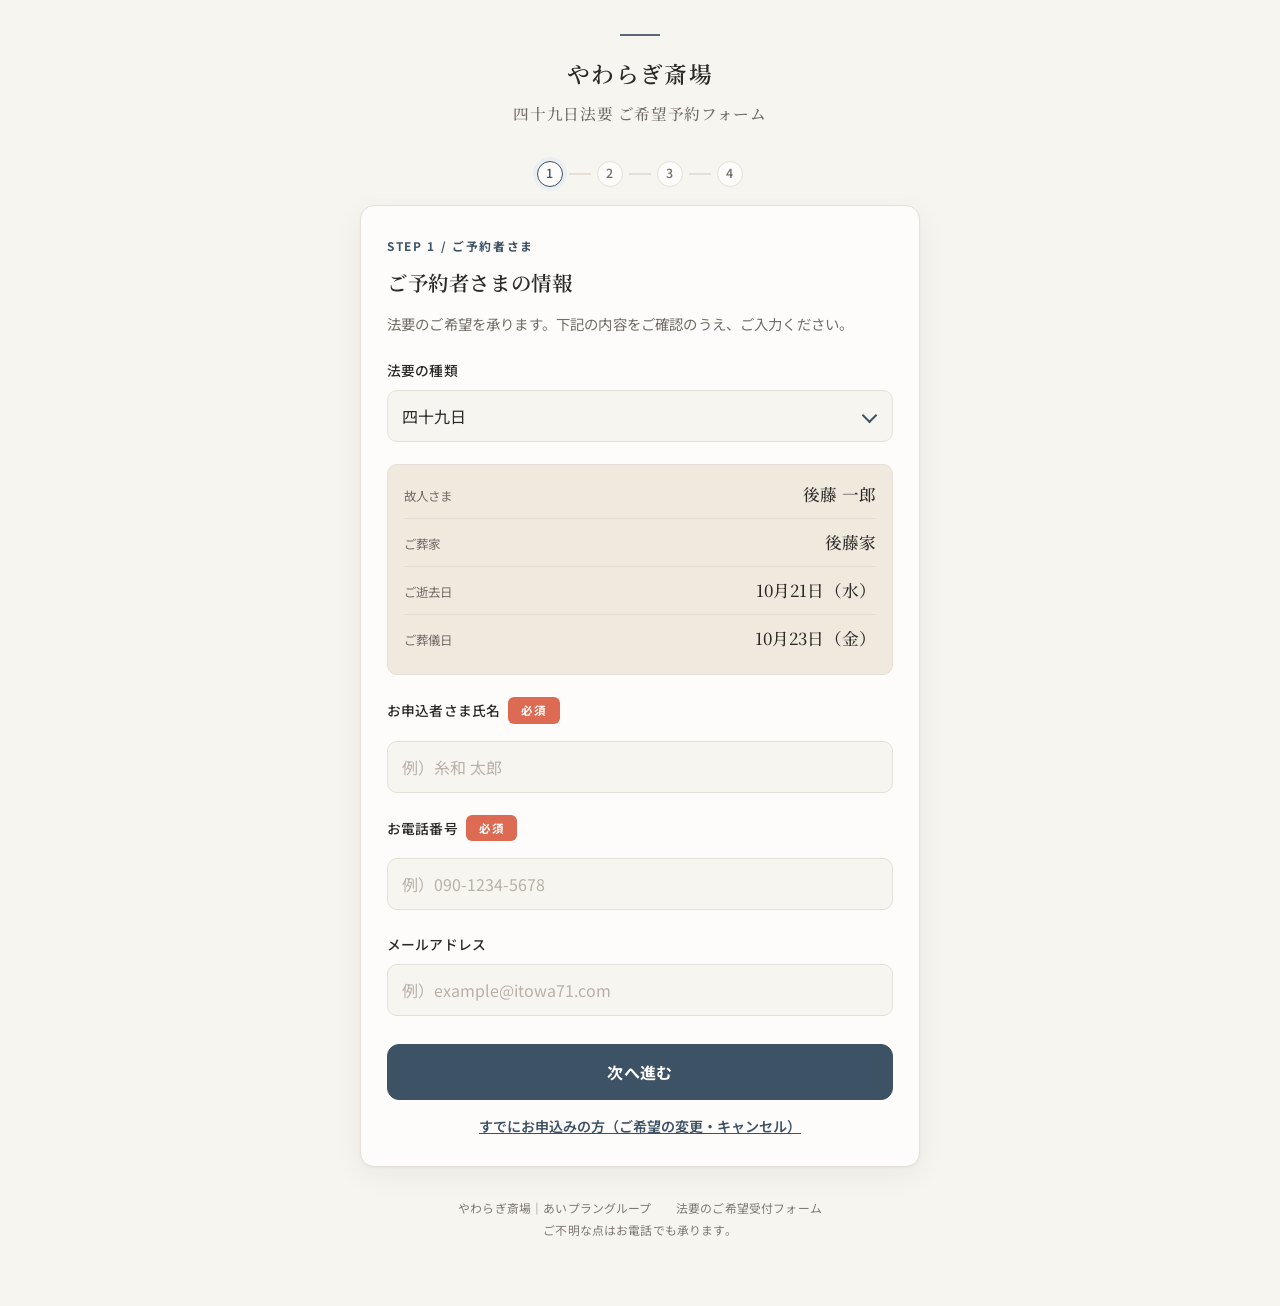
<file: houyou_reservation_form.html>
<!DOCTYPE html>
<html lang="ja">
<head>
<meta charset="UTF-8">
<meta name="viewport" content="width=device-width, initial-scale=1.0">
<title>四十九日法要 ご希望予約フォーム｜やわらぎ斎場</title>
<link rel="preconnect" href="https://fonts.googleapis.com">
<link rel="preconnect" href="https://fonts.gstatic.com" crossorigin>
<link href="https://fonts.googleapis.com/css2?family=Noto+Sans+JP:wght@400;500;700&family=Noto+Serif+JP:wght@400;500;600&display=swap" rel="stylesheet">
<style>
  :root{
    --paper:#F7F5F0; --card:#FDFCFA; --ink:#2B2A28; --ink-soft:#726D66;
    --ai:#3E5266; --ai-deep:#2F4152; --ai-tint:#ECEFF2;
    --line:#E5E0D7; --sand:#EFE9DE; --full:#A9796C;
    --shadow:0 1px 2px rgba(43,42,40,.04), 0 8px 28px rgba(43,42,40,.06); --radius:14px;
  }
  *{box-sizing:border-box;margin:0;padding:0}
  html{-webkit-text-size-adjust:100%}
  body{font-family:"Noto Sans JP",sans-serif;background:var(--paper);color:var(--ink);
    line-height:1.75;letter-spacing:.01em;-webkit-font-smoothing:antialiased;padding:0 16px 64px}
  .wrap{max-width:560px;margin:0 auto}
  header{padding:34px 0 10px;text-align:center}
  .brand-rule{width:40px;height:2px;background:var(--ai);margin:0 auto 18px;opacity:.85}
  .hall{font-family:"Noto Serif JP",serif;font-size:1.42rem;font-weight:600;letter-spacing:.06em}
  .form-name{font-family:"Noto Serif JP",serif;font-size:.98rem;font-weight:500;color:var(--ink-soft);margin-top:6px;letter-spacing:.04em}
  .steps{display:flex;align-items:center;justify-content:center;gap:6px;margin:24px 0 8px;flex-wrap:wrap}
  .dot{width:26px;height:26px;border-radius:50%;border:1.5px solid var(--line);background:var(--card);
    color:var(--ink-soft);font-size:.78rem;font-weight:500;display:flex;align-items:center;justify-content:center;transition:.35s}
  .step-dot.done .dot{background:var(--ai);border-color:var(--ai);color:#fff}
  .step-dot.active .dot{border-color:var(--ai);color:var(--ai);box-shadow:0 0 0 4px var(--ai-tint)}
  .bar{width:22px;height:1.5px;background:var(--line);transition:.35s}
  .step-dot.done + .bar{background:var(--ai)}
  @media(max-width:420px){.bar{width:12px}}
  .screen{display:none;animation:rise .45s cubic-bezier(.22,.61,.36,1)}
  .screen.active{display:block}
  @keyframes rise{from{opacity:0;transform:translateY(10px)}to{opacity:1;transform:none}}
  .card{background:var(--card);border:1px solid var(--line);border-radius:var(--radius);box-shadow:var(--shadow);padding:30px 26px;margin-top:18px}
  .eyebrow{font-size:.74rem;letter-spacing:.14em;color:var(--ai);font-weight:700;margin-bottom:8px}
  .title{font-family:"Noto Serif JP",serif;font-size:1.28rem;font-weight:600;letter-spacing:.03em}
  .lead{font-size:.9rem;color:var(--ink-soft);margin-top:10px}
  .field{margin-top:22px}
  label.lbl{display:block;font-size:.86rem;font-weight:500;margin-bottom:8px}
  .req{color:var(--ai);font-size:.72rem;font-weight:700;margin-left:6px;vertical-align:1px}
  .opt{color:var(--ink-soft);font-size:.72rem;margin-left:6px}
  input[type=text],input[type=email],input[type=tel]{width:100%;font-family:inherit;font-size:1rem;color:var(--ink);
    background:var(--paper);border:1.5px solid var(--line);border-radius:10px;padding:13px 14px;transition:.2s}
  input:focus{outline:none;border-color:var(--ai);box-shadow:0 0 0 4px var(--ai-tint);background:#fff}
  input::placeholder{color:#B7B1A8}
  .hint{font-size:.78rem;color:var(--ink-soft);margin-top:7px;display:flex;align-items:flex-start;gap:6px}
  .hint svg{flex:none;margin-top:3px;opacity:.7}
  .fixed-panel{background:var(--sand);border:1.5px solid var(--line);border-radius:10px;padding:6px 16px 12px}
  .fixed-panel .cap{display:flex;justify-content:flex-end;padding-top:8px}
  .fixed-panel .cap span{font-size:.68rem;color:var(--ink-soft);background:#fff;border:1px solid var(--line);border-radius:20px;padding:3px 10px}
  .fixed-row{display:flex;align-items:baseline;justify-content:space-between;gap:14px;padding:9px 0;border-bottom:1px solid rgba(0,0,0,.05)}
  .fixed-row:last-of-type{border-bottom:none}
  .fixed-row .fk{font-size:.78rem;color:var(--ink-soft);flex:none}
  .fixed-row .fv{font-family:"Noto Serif JP",serif;font-size:1.04rem;font-weight:500;text-align:right}
  .fixed-row .fv .suf{font-size:.82rem;font-weight:400;margin-left:2px}
  .err{color:var(--full);font-size:.78rem;margin-top:6px;display:none}
  input.invalid{border-color:var(--full)}
  .q{margin-top:26px}
  .q:first-child{margin-top:6px}
  .q-text{font-size:.98rem;font-weight:500;margin-bottom:12px}
  .q-num{font-family:"Noto Serif JP",serif;color:var(--ai);font-weight:600;margin-right:8px}
  .yn{display:grid;grid-template-columns:1fr 1fr;gap:12px}
  .yn button{font-family:inherit;font-size:1rem;font-weight:500;cursor:pointer;background:var(--card);
    border:1.5px solid var(--line);border-radius:12px;padding:15px;color:var(--ink);transition:.18s}
  .yn button:hover{border-color:var(--ai);background:#fff}
  .yn button.sel{border-color:var(--ai);background:var(--ai-tint);color:var(--ai-deep);font-weight:700;box-shadow:0 0 0 3px var(--ai-tint)}
  .yn button.sel-no{border-color:var(--ink-soft);background:#F1EEE9;color:var(--ink)}
  .area-grid{display:grid;grid-template-columns:1fr;gap:9px;margin-top:22px}
  .area-card{width:100%;text-align:left;border:1.5px solid var(--line);background:var(--paper);border-radius:12px;padding:15px 16px;cursor:pointer;font-family:inherit;transition:.12s;display:flex;align-items:center;justify-content:space-between}
  .area-card:hover{border-color:var(--ai);background:#fff}
  .area-card.sel{border-color:var(--ai);background:var(--ai-tint);box-shadow:0 0 0 2px var(--ai-tint)}
  .area-card .an{font-size:1rem;font-weight:700;color:var(--ink)}
  .area-card.sel .an{color:var(--ai-deep)}
  .an-caret{color:var(--ink-soft);transition:.15s}
  .area-card.open .an-caret{transform:rotate(180deg);color:var(--ai)}
  .area-expand{display:flex;flex-direction:column;gap:9px}
  .area-subwrap{display:flex;flex-direction:column;gap:8px;padding-left:14px;border-left:2px solid var(--ai-tint);margin-left:4px}
  .area-sub{width:100%;text-align:left;border:1.5px solid var(--line);background:#fff;border-radius:10px;padding:12px 14px;cursor:pointer;font-family:inherit;transition:.12s}
  .area-sub:hover{border-color:var(--ai)}
  .area-sub.sel{border-color:var(--ai);background:var(--ai-tint);box-shadow:0 0 0 2px var(--ai-tint)}
  .area-sub .an{font-size:.95rem;font-weight:700;color:var(--ink);display:block}
  .area-sub .sub-note{font-size:.76rem;color:var(--ink-soft);margin-top:2px;display:block}
  .a-fixed{background:var(--ai-tint);border:1px solid var(--line);border-radius:12px;padding:12px 16px;margin-bottom:16px}
  .a-fixed .af-label{font-size:.72rem;color:var(--ink-soft);font-weight:600}
  .a-fixed .af-val{font-size:1.05rem;font-weight:700;color:var(--ai-deep);margin-top:2px}
  .a-fixed .af-note{font-size:.76rem;color:var(--ai);margin-top:3px;font-weight:600}
  .managed-badge{display:inline-flex;align-items:center;gap:8px;background:#e7f4ee;border:1px solid #bfe3d1;color:#1f7a56;font-weight:700;font-size:.95rem;border-radius:999px;padding:9px 18px;margin-bottom:14px}
  .mg-actions{display:flex;flex-direction:column;gap:12px;margin-top:12px}
  .mg-link{margin-top:16px;font-size:.9rem}
  .btn-danger{background:#fff;border:1.5px solid #d98a84;color:#B23B3B}
  .btn-danger:hover{background:#fbe9e7;border-color:#B23B3B}
  .s1-managed-link{display:block;width:100%;text-align:center;margin-top:16px;background:none;border:none;color:var(--ai);font-family:inherit;font-size:.88rem;font-weight:600;cursor:pointer;text-decoration:underline}
  .area-grid button{font-family:inherit;cursor:pointer;text-align:left;background:var(--card);
    border:1.5px solid var(--line);border-radius:12px;padding:15px 16px;color:var(--ink);transition:.18s;
    display:flex;align-items:flex-start;gap:11px}
  .area-grid button:hover{border-color:var(--ai);background:#fff}
  .area-grid button.sel{border-color:var(--ai);background:var(--ai-tint);box-shadow:0 0 0 3px var(--ai-tint)}
  .area-grid button .mk{width:9px;height:9px;border-radius:50%;border:1.5px solid var(--line);flex:none;margin-top:8px}
  .area-grid button.sel .mk{background:var(--ai);border-color:var(--ai)}
  .area-grid .atext{display:flex;flex-direction:column}
  .area-grid .an{font-size:.98rem;font-weight:700}
  .area-grid button.sel .an{color:var(--ai-deep)}
  .area-grid .anote{font-size:.82rem;font-weight:700;color:var(--ink-soft);margin-top:3px;line-height:1.55}
  input.ro{background:var(--sand)!important;color:var(--ink-soft);cursor:not-allowed}
  .afield{margin-top:18px}
  .abadge{display:inline-block;font-size:.72rem;font-weight:700;color:#fff;border-radius:6px;padding:3px 13px;margin-bottom:9px;letter-spacing:.06em}
  .abadge.req{background:#dd6a52}
  .abadge.opt{background:#8a8a8a}
  .afield .lbl{display:block;font-size:.82rem;color:var(--ink-soft);margin-bottom:7px;font-weight:500}
  .a-selwrap{position:relative}
  .a-selwrap select{width:100%;font-family:inherit;font-size:1rem;color:var(--ink);background:var(--paper);border:1.5px solid var(--line);border-radius:10px;padding:13px 42px 13px 14px;appearance:none;-webkit-appearance:none;cursor:pointer}
  .a-selwrap select:focus{outline:none;border-color:var(--ai);box-shadow:0 0 0 4px var(--ai-tint);background:#fff}
  .a-selwrap select:disabled{background:var(--sand);color:var(--ink-soft);cursor:not-allowed}
  .a-selwrap::after{content:"";position:absolute;right:18px;top:calc(50% - 6px);width:9px;height:9px;border-right:2.4px solid var(--ai);border-bottom:2.4px solid var(--ai);transform:rotate(45deg);pointer-events:none}
  .a-zipbtn{margin-top:11px;border:1.6px solid var(--ink);background:#fff;border-radius:26px;padding:9px 24px;font-weight:700;font-size:.95rem;cursor:pointer;font-family:inherit;color:var(--ink)}
  .a-zipbtn:hover{background:var(--sand)}
  .a-zipmsg{font-size:.8rem;margin-top:9px;min-height:1em}
  .a-or{text-align:center;margin:24px 0 4px;position:relative}
  .a-or span{background:var(--card);position:relative;padding:0 16px;font-size:.86rem;color:var(--ink-soft);font-weight:700}
  .a-or:before{content:"";position:absolute;left:0;right:0;top:50%;height:1px;background:var(--line)}
  .a-heading{font-size:1.08rem;font-weight:700;margin:26px 0 2px;display:flex;align-items:center}
  .a-note{text-align:center;font-size:.8rem;color:var(--ink-soft);margin:20px 0 4px;line-height:1.6}
  .a-privacy{margin:14px 0 4px;padding:15px 16px;background:var(--sand);border-radius:12px}
  .a-privacy p{margin:0;font-size:.8rem;color:var(--ink-soft);line-height:1.7}
  .a-pplinks{display:flex;flex-direction:column;gap:9px;margin:11px 0 4px}
  .a-pplinks a{font-size:.86rem;font-weight:600;color:var(--ai);text-decoration:none;display:inline-flex;align-items:center;gap:6px;line-height:1.5}
  .a-pplinks a:hover{text-decoration:underline}
  .a-pplinks .ext{flex:none;opacity:.8}
  .a-consent{margin-top:10px!important;font-size:.76rem!important;color:var(--ink-soft)}
  .area-sched{display:inline-flex;align-items:center;gap:8px;background:var(--ai-tint);color:var(--ai-deep);
    font-size:.84rem;font-weight:600;border-radius:20px;padding:7px 15px;margin:14px 0 2px}
  .area-sched svg{opacity:.85}
  .cal-label{font-size:.86rem;font-weight:500;margin:22px 0 12px}
  .dates{display:flex;gap:10px;overflow-x:auto;padding-bottom:8px;-webkit-overflow-scrolling:touch;scroll-snap-type:x mandatory}
  .dates::-webkit-scrollbar{height:5px}
  .dates::-webkit-scrollbar-thumb{background:var(--line);border-radius:4px}
  .date-chip{scroll-snap-align:start;flex:none;width:64px;cursor:pointer;text-align:center;background:var(--card);
    border:1.5px solid var(--line);border-radius:12px;padding:11px 4px;transition:.18s}
  .date-chip:hover{border-color:var(--ai)}
  .date-chip.sel{border-color:var(--ai);background:var(--ai-tint);box-shadow:0 0 0 3px var(--ai-tint)}
  .date-chip .dow{font-size:.72rem;color:var(--ink-soft)}
  .date-chip.sun .dow{color:#B26A6A}
  .date-chip.sat .dow{color:#6A82B2}
  .date-chip .dnum{font-family:"Noto Serif JP",serif;font-size:1.24rem;font-weight:600;line-height:1.3}
  .date-chip .mon{font-size:.68rem;color:var(--ink-soft)}
  .date-chip.sel .dnum{color:var(--ai-deep)}
  .slots{display:grid;grid-template-columns:1fr 1fr;gap:10px;margin-top:6px}
  .slot{cursor:pointer;background:var(--card);border:1.5px solid var(--line);border-radius:11px;padding:12px 12px;
    transition:.18s;display:flex;justify-content:space-between;align-items:center}
  .slot:hover:not(.full){border-color:var(--ai)}
  .slot .time{font-size:.96rem;font-weight:500}
  .slot .avail{font-size:.72rem;color:var(--ink-soft)}
  .slot.sel{border-color:var(--ai);background:var(--ai-tint);box-shadow:0 0 0 3px var(--ai-tint)}
  .slot.sel .time{color:var(--ai-deep);font-weight:700}
  .slot.full{cursor:not-allowed;opacity:.5;background:#F2EFEA}
  .slot.full .avail{color:var(--full)}
  .review{margin-top:8px}
  .rrow{display:flex;justify-content:space-between;gap:16px;padding:14px 0;border-bottom:1px solid var(--line)}
  .rrow:last-child{border-bottom:none}
  .rrow .rk{font-size:.82rem;color:var(--ink-soft);flex:none;padding-top:2px}
  .rrow .rv{font-size:.96rem;font-weight:500;text-align:right}
  .rlist{font-size:.9rem;font-weight:500;text-align:right;line-height:1.7}
  .nav{display:flex;gap:12px;margin-top:28px}
  .btn{flex:1;font-family:inherit;font-size:1rem;font-weight:700;cursor:pointer;border-radius:12px;padding:15px;transition:.2s;letter-spacing:.03em}
  .btn-primary{background:var(--ai);color:#fff;border:1.5px solid var(--ai)}
  .btn-primary:hover{background:var(--ai-deep);border-color:var(--ai-deep)}
  .btn-primary:disabled{background:#C9C4BB;border-color:#C9C4BB;cursor:not-allowed}
  .btn-ghost{flex:0 0 auto;padding:15px 22px;background:transparent;color:var(--ink-soft);border:1.5px solid var(--line)}
  .btn-ghost:hover{border-color:var(--ink-soft);color:var(--ink)}
  .done-card{text-align:center;padding:44px 26px}
  .seal{width:66px;height:66px;margin:0 auto 22px;border-radius:50%;border:2px solid var(--ai);
    display:flex;align-items:center;justify-content:center;background:var(--ai-tint)}
  .done-title{font-family:"Noto Serif JP",serif;font-size:1.4rem;font-weight:600;letter-spacing:.05em}
  .done-lead{font-size:.92rem;color:var(--ink-soft);margin-top:14px}
  .mail-box{background:var(--paper);border:1px solid var(--line);border-radius:12px;padding:16px;margin-top:24px;text-align:left;display:flex;gap:12px;align-items:flex-start}
  .mail-box .mt{font-size:.86rem}
  .mail-box .me{font-weight:600}
  .footer-note{text-align:center;font-size:.74rem;color:var(--ink-soft);margin-top:30px;line-height:1.9;opacity:.9}

  .hachi-ref{background:var(--ai-tint);border:1px solid var(--line);border-radius:12px;padding:14px 16px;margin:2px 0 20px;display:flex;gap:12px;align-items:flex-start}
  .hachi-ref .hr-ic{flex:none;margin-top:2px}
  .hachi-ref .hr-label{font-size:.72rem;color:var(--ink-soft);font-weight:600}
  .hachi-ref .hr-val{font-size:1.14rem;font-weight:700;color:var(--ai-deep);margin-top:2px;font-family:"Noto Serif JP",serif}
  .hachi-ref .hr-note{font-size:.76rem;color:var(--ink-soft);margin-top:4px;line-height:1.6}
  .ampm-grid{display:grid;grid-template-columns:1fr 1fr;gap:12px;margin-top:8px}
  .ampm-btn{border:1.5px solid var(--line);background:var(--paper);border-radius:12px;padding:20px 12px;cursor:pointer;font-family:inherit;text-align:center;transition:.12s}
  .ampm-btn:hover{border-color:var(--ai)}
  .ampm-btn.sel{border-color:var(--ai);background:var(--ai-tint);box-shadow:0 0 0 2px var(--ai-tint)}
  .ampm-btn .at{font-size:1.1rem;font-weight:700;color:var(--ink)}
  .ampm-btn.sel .at{color:var(--ai-deep)}
  .ampm-btn .as{font-size:.76rem;color:var(--ink-soft);margin-top:4px}
  .callback-note{background:#eef7f1;border:1px solid #bfe3d1;border-radius:12px;padding:14px 16px;margin-top:18px;font-size:.86rem;color:#1f6f52;display:flex;gap:10px;align-items:flex-start;line-height:1.7}
  .callback-note svg{flex:none;margin-top:2px}
  .date-chip.disabled{opacity:.38;pointer-events:none;filter:grayscale(.4)}
  .vd-box{background:var(--ai-tint);border:1px solid var(--line);border-radius:12px;padding:16px;margin-top:14px}
  .vd-lead{font-size:.85rem;color:var(--ink-soft);margin:0 0 12px}
  .vd-field{margin-bottom:12px}
  .vd-field:last-of-type{margin-bottom:0}
  .vd-field input.ro{background:var(--sand);color:var(--ink-soft)}
  .temple-pick{display:flex;align-items:center;gap:10px;flex-wrap:wrap}
  .temple-sel{font-size:.9rem;font-weight:700;color:var(--ai-deep)}
  .tp-backdrop{position:fixed;inset:0;background:rgba(30,32,40,.5);display:none;align-items:center;justify-content:center;z-index:100;padding:16px}
  .tp-backdrop.open{display:flex}
  .tp-modal{background:var(--paper);border-radius:16px;width:100%;max-width:640px;max-height:88vh;display:flex;flex-direction:column;box-shadow:0 20px 60px rgba(0,0,0,.3)}
  .tp-head{display:flex;align-items:center;justify-content:space-between;padding:18px 22px;border-bottom:1px solid var(--line)}
  .tp-title{font-size:1.15rem;font-weight:700;font-family:"Noto Serif JP",serif;color:var(--ink)}
  .tp-close{background:none;border:none;font-size:1.5rem;color:var(--ink-soft);cursor:pointer;line-height:1}
  .tp-body{padding:18px 22px;overflow-y:auto}
  .tp-search{width:100%;font-family:inherit;font-size:1rem;border:1px solid var(--line);border-radius:10px;padding:12px 14px;background:#fff;color:var(--ink)}
  .tp-count{font-size:.78rem;color:var(--ink-soft);margin:8px 2px}
  .tp-filters{margin-bottom:12px}
  .tp-filters select{font-family:inherit;font-size:.85rem;border:1px solid var(--line);border-radius:10px;padding:9px 12px;background:#fff}
  .tp-list{border:1px solid var(--line);border-radius:12px;overflow:hidden}
  .tp-item{display:flex;align-items:baseline;gap:10px;padding:13px 15px;border-bottom:1px solid var(--line);cursor:pointer;font-size:.92rem}
  .tp-item:last-child{border-bottom:none}
  .tp-item:hover{background:var(--ai-tint)}
  .tp-item.sel{background:var(--ai-tint);box-shadow:inset 3px 0 0 var(--ai)}
  .tp-shuha{color:var(--ink-soft);font-size:.72rem;flex:none}
  .tp-name{font-weight:700;flex:none}
  .tp-addr{color:var(--ink-soft);font-size:.8rem}
  .tp-empty{padding:24px;text-align:center;color:var(--ink-soft)}
  .tp-foot{display:flex;justify-content:flex-end;gap:10px;padding:16px 22px;border-top:1px solid var(--line)}
  .btn-sm{padding:8px 14px;font-size:.85rem}
  .date-chip.hachi{border-color:var(--ai);box-shadow:0 0 0 2px var(--ai-tint)}
  .date-chip .hachi-tag{background:var(--ai-deep);color:#fff;font-size:.56rem;font-weight:700;border-radius:6px;padding:1px 0;margin:-3px -2px 3px;text-align:center;letter-spacing:.02em;line-height:1.5}
</style>
</head>
<body>
<div class="wrap">
  <header>
    <div class="brand-rule"></div>
    <div class="hall" id="hall"></div>
    <div class="form-name" id="formName"></div>
  </header>

  <div class="steps" id="steps"></div>

  <!-- STEP1 ご予約者 -->
  <section class="screen active" id="s1">
    <div class="card">
      <div class="eyebrow">STEP 1 / ご予約者さま</div>
      <div class="title">ご予約者さまの情報</div>
      <p class="lead">法要のご希望を承ります。下記の内容をご確認のうえ、ご入力ください。</p>
      <div class="field"><label class="lbl">法要の種類</label><div class="a-selwrap"><select id="memType" onchange="setMemType(this.value)"></select></div></div>
      <div class="field"><div class="fixed-panel" id="fixedPanel"></div></div>
      <div id="fields"></div>
      <div class="nav"><button class="btn btn-primary" onclick="next1()">次へ進む</button></div>
      <button class="s1-managed-link" onclick="goManaged()">すでにお申込みの方（ご希望の変更・キャンセル）</button>
    </div>
  </section>

  <!-- STEP2 会場 -->
  <section class="screen" id="s2">
    <div class="card">
      <div class="eyebrow">STEP 2 / ご希望の会場</div>
      <div class="title">法要を行う会場</div>
      <p class="lead">ご希望の会場をお選びください。</p>
      <div class="area-grid" id="venues"></div>
      <div id="venueDetail"></div>
      <div class="nav">
        <button class="btn btn-ghost" onclick="go(1)">戻る</button>
        <button class="btn btn-primary" id="btn2" disabled onclick="nextVenue()">次へ進む</button>
      </div>
    </div>
  </section>

  <!-- STEP3 希望日 -->
  <section class="screen" id="s3">
    <div class="card">
      <div class="eyebrow">STEP 3 / ご希望日</div>
      <div class="title">法要のご希望日</div>
      <p class="lead">四十九日の前後で、ご希望の日と時間帯をお選びください。</p>
      <div class="hachi-ref" id="hachiRef"></div>
      <div class="cal-label">ご希望日を選ぶ</div>
      <div class="dates" id="dates"></div>
      <div class="cal-label" id="ampmLabel" style="display:none">時間帯を選ぶ</div>
      <div class="ampm-grid" id="ampm" style="display:none">
        <div class="ampm-btn" onclick="pickAmpm('午前',this)"><div class="at">午前</div><div class="as">開始 〜 12:00</div></div>
        <div class="ampm-btn" onclick="pickAmpm('午後',this)"><div class="at">午後</div><div class="as">12:00 〜 開始</div></div>
      </div>
      <div class="nav">
        <button class="btn btn-ghost" onclick="go(2)">戻る</button>
        <button class="btn btn-primary" id="btn3" disabled onclick="go(4)">予約内容を確認する</button>
      </div>
    </div>
  </section>

  <!-- STEP4 確認 -->
  <section class="screen" id="s4">
    <div class="card">
      <div class="eyebrow">STEP 4 / ご確認</div>
      <div class="title">ご希望内容の確認</div>
      <p class="lead">下記の内容で仮予約を承ります。</p>
      <div class="review" id="review"></div>
      <div class="callback-note">
        <svg width="20" height="20" viewBox="0 0 24 24" fill="none" stroke="#1f6f52" stroke-width="1.9" stroke-linecap="round"><path d="M22 16.92v3a2 2 0 0 1-2.18 2 19.79 19.79 0 0 1-8.63-3.07 19.5 19.5 0 0 1-6-6 19.79 19.79 0 0 1-3.07-8.67A2 2 0 0 1 4.11 2h3a2 2 0 0 1 2 1.72c.13.96.36 1.9.7 2.81a2 2 0 0 1-.45 2.11L8.09 9.91a16 16 0 0 0 6 6l1.27-1.27a2 2 0 0 1 2.11-.45c.9.34 1.85.57 2.81.7A2 2 0 0 1 22 16.92z"/></svg>
        <div>こちらは<b>仮予約</b>です。この後、営業担当より折り返しご連絡し、日時を正式に確定いたします。</div>
      </div>
      <div class="nav">
        <button class="btn btn-ghost" onclick="go(3)">戻る</button>
        <button class="btn btn-primary" onclick="go(5)">この内容で申し込む</button>
      </div>
    </div>
  </section>

  <!-- STEP5 完了 -->
  <section class="screen" id="s5">
    <div class="card done-card">
      <div class="seal"><svg width="30" height="30" viewBox="0 0 24 24" fill="none" stroke="#3E5266" stroke-width="2.2" stroke-linecap="round" stroke-linejoin="round"><path d="M20 6 9 17l-5-5"/></svg></div>
      <div class="done-title">仮予約を承りました</div>
      <p class="done-lead">この度はお申込みいただきありがとうございます。<br>営業担当より折り返しご連絡し、日時を正式に確定いたします。</p>
      <div class="mail-box">
        <svg width="20" height="20" viewBox="0 0 24 24" fill="none" stroke="#3E5266" stroke-width="1.8" style="flex:none;margin-top:2px"><rect x="3" y="5" width="18" height="14" rx="2"/><path d="m3 7 9 6 9-6"/></svg>
        <div class="mt">受付確認メールを <span class="me" id="doneMail">—</span> へお送りしました。<br>担当者からのご連絡をお待ちください。</div>
      </div>
      <button class="btn btn-ghost mg-link" onclick="goManaged()">ご希望の変更・キャンセルはこちら ›</button>
    </div>
  </section>

  <!-- 申込済み（変更・キャンセル入口） -->
  <section class="screen" id="s-managed">
    <div class="card">
      <div class="managed-badge"><svg width="18" height="18" viewBox="0 0 24 24" fill="none" stroke="#2a8f6b" stroke-width="2.4" stroke-linecap="round" stroke-linejoin="round"><path d="M20 6 9 17l-5-5"/></svg>仮予約を受付済みです</div>
      <p class="lead">現在のご希望内容です。担当者からの確定連絡前は、下記から変更・キャンセルができます。</p>
      <div class="review" id="mg-review"></div>
      <div class="a-heading" style="margin-top:22px">ご希望の変更・キャンセル</div>
      <div class="mg-actions">
        <button class="btn btn-primary" onclick="startChange()">希望内容を変更する</button>
        <button class="btn btn-danger" onclick="prepCancel()">申込みをキャンセルする</button>
      </div>
    </div>
  </section>

  <!-- 変更 -->
  <section class="screen" id="s-change">
    <div class="card">
      <div class="eyebrow">ご希望の変更</div>
      <div class="title">変更する項目を修正</div>
      <p class="lead">変更したい箇所だけ修正し、再申込してください。登録時の内容が入っています。</p>
      <div class="hachi-ref" id="c-hachi"></div>
      <div class="cal-label">会場</div>
      <div class="area-grid" id="c-venues"></div>
      <div id="c-venueDetail"></div>
      <div class="cal-label" style="margin-top:16px">ご希望日</div>
      <div class="dates" id="c-dates"></div>
      <div class="cal-label" id="c-ampmLabel" style="display:none">時間帯</div>
      <div class="ampm-grid" id="c-ampm" style="display:none">
        <div class="ampm-btn" onclick="cPickAmpm('午前',this)"><div class="at">午前</div><div class="as">開始 〜 12:00</div></div>
        <div class="ampm-btn" onclick="cPickAmpm('午後',this)"><div class="at">午後</div><div class="as">12:00 〜 開始</div></div>
      </div>
      <div class="err" id="c-err">会場・希望日・時間帯をお選びください。</div>
      <div class="nav">
        <button class="btn btn-ghost" onclick="goScreen('s-managed')">戻る</button>
        <button class="btn btn-primary" onclick="confirmChange()">変更を確定する</button>
      </div>
    </div>
  </section>

  <!-- 変更完了 -->
  <section class="screen" id="s-changed">
    <div class="card done-card">
      <div class="seal"><svg width="30" height="30" viewBox="0 0 24 24" fill="none" stroke="#3E5266" stroke-width="2.2" stroke-linecap="round" stroke-linejoin="round"><path d="M20 6 9 17l-5-5"/></svg></div>
      <div class="done-title">ご希望を変更しました</div>
      <p class="done-lead">変更後の内容で承りました。<br>担当者より折り返しご連絡いたします。</p>
      <div class="review" id="cd-review" style="text-align:left"></div>
      <div class="nav" style="justify-content:center;margin-top:18px"><button class="btn btn-ghost" onclick="renderManaged();goScreen('s-managed')">申込内容に戻る</button></div>
    </div>
  </section>

  <!-- キャンセル確認 -->
  <section class="screen" id="s-cancel">
    <div class="card">
      <div class="eyebrow" style="color:#B23B3B">申込みのキャンセル</div>
      <div class="title">お申込みをキャンセルします</div>
      <p class="lead">以下のお申込みをキャンセルします。よろしいですか？</p>
      <div class="review" id="cx-review"></div>
      <div class="nav">
        <button class="btn btn-ghost" onclick="goScreen('s-managed')">戻る</button>
        <button class="btn btn-danger" onclick="confirmCancel()">キャンセルを確定する</button>
      </div>
    </div>
  </section>

  <!-- キャンセル完了 -->
  <section class="screen" id="s-cancelled">
    <div class="card done-card">
      <div class="seal" style="border-color:#e6bdb8;background:#fbe9e7"><svg width="26" height="26" viewBox="0 0 24 24" fill="none" stroke="#B23B3B" stroke-width="2.2" stroke-linecap="round"><path d="M18 6 6 18M6 6l12 12"/></svg></div>
      <div class="done-title">お申込みをキャンセルしました</div>
      <p class="done-lead">またのご利用をお待ちしております。</p>
    </div>
  </section>

  <div class="footer-note">やわらぎ斎場｜あいプラングループ　　法要のご希望受付フォーム<br>ご不明な点はお電話でも承ります。</div>
</div>

<div class="tp-backdrop" id="templeBackdrop">
  <div class="tp-modal">
    <div class="tp-head"><div class="tp-title">寺院を選択</div><button class="tp-close" onclick="closeTemplePicker()">×</button></div>
    <div class="tp-body">
      <input type="text" id="tp-search" class="tp-search" placeholder="寺院名 / フリガナ / 住所 / TEL" oninput="renderTemples()">
      <div class="tp-count" id="tp-count"></div>
      <div class="tp-filters"><select id="tp-shuha" onchange="renderTemples()"><option value="">宗派名</option></select></div>
      <div class="tp-list" id="tp-list"></div>
    </div>
    <div class="tp-foot"><button class="btn btn-ghost" onclick="closeTemplePicker()">閉じる</button><button class="btn btn-primary" id="tp-confirm" onclick="confirmTemple()" disabled>この寺院を確定</button></div>
  </div>
</div>

<script>
const CONFIG={
  hall:'やわらぎ斎場',
  formName:'四十九日法要 ご希望予約フォーム',
  fields:[
    {id:'reserver',label:'お申込者さま氏名',required:true,placeholder:'例）糸和 太郎'},
    {id:'tel',label:'お電話番号',required:true,placeholder:'例）090-1234-5678'},
    {id:'email',label:'メールアドレス',required:false,placeholder:'例）example@itowa71.com'}
  ],
  venues:[
    {label:'やわらぎ斎場',note:'式場で法要を行います'},
    {label:'ご自宅',note:'ご自宅へお伺いします'},
    {label:'お寺',note:'菩提寺・ご希望のお寺で行います'}
  ]
};
const DOW=['日','月','火','水','木','金','土'];
const $=id=>document.getElementById(id);
function esc(s){return String(s).replace(/&/g,'&amp;').replace(/</g,'&lt;').replace(/>/g,'&gt;');}
function iso(d){return d.getFullYear()+'-'+String(d.getMonth()+1).padStart(2,'0')+'-'+String(d.getDate()).padStart(2,'0');}
function jLabel(d){return (d.getMonth()+1)+'月'+d.getDate()+'日（'+DOW[d.getDay()]+'）';}

/* 基準日（デモ：直近の逝去を想定し、四十九日が数日後になるよう算出） */
const TODAY=new Date(); TODAY.setHours(0,0,0,0);
function isoAdd(isoStr,n){const d=new Date(isoStr+'T00:00');d.setDate(d.getDate()+n);return iso(d);}
function addYearsISO(isoStr,y){const d=new Date(isoStr+'T00:00');d.setFullYear(d.getFullYear()+y);return iso(d);}
const MEM_TYPES=[
 {key:'shijuku',label:'四十九日',calc:d=>isoAdd(d,48),years:null},
 {key:'isshuki',label:'一周忌',calc:d=>addYearsISO(d,1),years:1},
 {key:'sankaiki',label:'三回忌',calc:d=>addYearsISO(d,2),years:2},
 {key:'nanakaiki',label:'七回忌',calc:d=>addYearsISO(d,6),years:6},
];
let memType='shijuku';
function memTypeObjF(){return MEM_TYPES.find(t=>t.key===memType)||MEM_TYPES[0];}
function memLabelF(){return memTypeObjF().label;}
let DEATH,FUNERAL,HACHI;
function applyMemType(){
  const t=memTypeObjF(), target=new Date(TODAY); target.setDate(target.getDate()+3);
  if(t.key==='shijuku'){DEATH=new Date(target);DEATH.setDate(DEATH.getDate()-48);}
  else {DEATH=new Date(target);DEATH.setFullYear(DEATH.getFullYear()-t.years);}
  FUNERAL=new Date(DEATH);FUNERAL.setDate(FUNERAL.getDate()+2);
  HACHI=new Date(t.calc(iso(DEATH))+'T00:00');
  CONFIG.formName=t.label+'法要 ご希望予約フォーム';
  CONFIG.fixedInfo=[
    {label:'故人さま',value:'後藤 一郎'},
    {label:'ご葬家',value:'後藤家'},
    {label:'ご逝去日',value:jLabel(DEATH)},
    {label:'ご葬儀日',value:jLabel(FUNERAL)}
  ];
}
applyMemType();
function setMemType(k){memType=k;applyMemType();state.date=null;state.ampm=null;initStatic();if($('hachiRef'))buildCal();}

const state={fields:{},venue:null,venueDetail:null,date:null,ampm:null};
const HOKKAIDO_H={
 '札幌市':['中央区','北区','東区','白石区','豊平区','南区','西区','厚別区','手稲区','清田区'],
 '小樽市':['花園','稲穂','築港','桜','銭函'],
 '石狩市':['花川南','花川北','花川東','樽川','本町'],
 '江別市':['野幌町','大麻','文京台','高砂町','萩ケ岡'],
 '北広島市':['中央','美沢','大曲','西の里','輪厚'],
 '恵庭市':['和光町','黄金中央','恵み野','島松'],
 '千歳市':['本町','千代田町','北栄','桜木','錦町'],
 '空知郡':['南幌町','奈井江町','上砂川町'],
 '夕張郡':['由仁町','長沼町','栗山町'],
 '石狩郡':['当別町','新篠津村'],
};
const TEMPLES=[
 {shuha:'真宗大谷派',name:'本光寺',kana:'ホンコウジ',addr:'札幌市北区屯田8条3丁目3-15',tel:'011-771-2015'},
 {shuha:'真宗大谷派',name:'蓮光寺',kana:'レンコウジ',addr:'札幌市北区太平9条4丁目8-1',tel:'011-772-8810'},
 {shuha:'真宗大谷派',name:'法国寺',kana:'ホウコクジ',addr:'札幌市東区本町1条1丁目5-25',tel:'011-781-5250'},
 {shuha:'真宗大谷派',name:'北栄寺',kana:'ホクエイジ',addr:'札幌市東区北45条東1丁目3-12',tel:'011-751-3120'},
 {shuha:'真宗大谷派',name:'慧林寺',kana:'エリンジ',addr:'札幌市豊平区豊平4条8丁目1-2',tel:'011-811-0102'},
 {shuha:'真宗大谷派',name:'照源寺',kana:'ショウゲンジ',addr:'札幌市南区石山3条8丁目16-11',tel:'011-591-1611'},
 {shuha:'真宗大谷派',name:'浄恩寺',kana:'ジョウオンジ',addr:'札幌市西区琴似3条6丁目1-28',tel:'011-621-0128'},
 {shuha:'浄土真宗本願寺派',name:'西徳寺',kana:'サイトクジ',addr:'札幌市中央区南7条西8丁目5-1',tel:'011-511-0851'},
 {shuha:'曹洞宗',name:'中央寺',kana:'チュウオウジ',addr:'札幌市中央区南6条西2丁目1-1',tel:'011-511-0101'},
 {shuha:'曹洞宗',name:'瑞龍寺',kana:'ズイリュウジ',addr:'札幌市豊平区中の島1条6丁目3-20',tel:'011-831-0320'},
 {shuha:'浄土宗',name:'新善光寺',kana:'シンゼンコウジ',addr:'札幌市中央区南6条西1丁目2-5',tel:'011-511-0125'},
 {shuha:'日蓮宗',name:'妙覚寺',kana:'ミョウカクジ',addr:'札幌市中央区南9条西5丁目1-10',tel:'011-521-0110'},
 {shuha:'真言宗智山派',name:'成田山札幌別院',kana:'ナリタサン',addr:'札幌市中央区南7条西3丁目2-8',tel:'011-511-0208'},
 {shuha:'臨済宗妙心寺派',name:'龍雲寺',kana:'リュウウンジ',addr:'札幌市豊平区平岸3条9丁目2-1',tel:'011-811-0921'},
 {shuha:'天台宗',name:'圓山寺',kana:'エンザンジ',addr:'札幌市中央区宮の森1条9丁目1-3',tel:'011-611-0913'},
 {shuha:'浄土真宗本願寺派',name:'覚王寺',kana:'カクオウジ',addr:'小樽市若松1丁目5-8',tel:'0134-22-0508'},
];
let currentScreen='s1';
const STEP_MAP={s1:1,s2:2,s3:3,s4:4};

/* ステップドット */
function buildSteps(){const c=$('steps');c.innerHTML='';for(let n=1;n<=4;n++){const d=document.createElement('div');d.className='step-dot';d.id='dot'+n;d.innerHTML='<div class="dot">'+n+'</div>';c.appendChild(d);if(n<4){const b=document.createElement('div');b.className='bar';c.appendChild(b);}}}
function paintSteps(active){for(let n=1;n<=4;n++){const d=$('dot'+n);d.classList.remove('active','done');if(n<active)d.classList.add('done');else if(n===active)d.classList.add('active');}}
function show(id){$(currentScreen).classList.remove('active');$(id).classList.add('active');currentScreen=id;if(STEP_MAP[id])paintSteps(STEP_MAP[id]);window.scrollTo({top:0,behavior:'smooth'});}
function go(step){const map={1:'s1',2:'s2',3:'s3',4:'s4',5:'s5'};$('steps').style.display='';if(step===3)buildCal();if(step===4)buildReview();if(step===5){$('doneMail').textContent=state.fields.email||'—';reg=snapshotReg();}show(map[step]);}

/* 静的テキスト・入力欄 */
function initStatic(){$('hall').textContent=CONFIG.hall;$('formName').textContent=CONFIG.formName;
  const mt=$('memType');if(mt)mt.innerHTML=MEM_TYPES.map(t=>'<option value="'+t.key+'"'+(t.key===memType?' selected':'')+'>'+t.label+'</option>').join('');
  let h='';CONFIG.fixedInfo.forEach(x=>{h+='<div class="fixed-row"><span class="fk">'+esc(x.label)+'</span><span class="fv">'+esc(x.value)+'</span></div>';});$('fixedPanel').innerHTML=h;}
function renderFields(){let h='';CONFIG.fields.forEach(f=>{h+='<div class="field"><label class="lbl" for="'+f.id+'">'+esc(f.label)+(f.required?'<span class="abadge req" style="margin-left:8px">必須</span>':'')+'</label><input type="text" id="'+f.id+'" placeholder="'+esc(f.placeholder||'')+'"><div class="err" id="e-'+f.id+'">ご入力ください。</div></div>';});$('fields').innerHTML=h;}
function next1(){let ok=true;CONFIG.fields.forEach(f=>{if(f.required){const v=$(f.id).value.trim();const e=$('e-'+f.id);if(v===''){e.style.display='block';$(f.id).classList.add('invalid');ok=false;}else{e.style.display='none';$(f.id).classList.remove('invalid');}}});if(!ok)return;CONFIG.fields.forEach(f=>state.fields[f.id]=$(f.id).value.trim());go(2);}

/* 会場 */
function renderVenues(){const c=$('venues');c.innerHTML='';CONFIG.venues.forEach(v=>{const b=document.createElement('button');b.className='area-card';b.style.justifyContent='flex-start';b.innerHTML='<span class="atext" style="display:flex;flex-direction:column"><span class="an">'+esc(v.label)+'</span><span class="anote" style="font-weight:600">'+esc(v.note)+'</span></span>';b.onclick=()=>{if(state.venue!==v.label)state.venueDetail=null;state.venue=v.label;[...c.children].forEach(x=>x.classList.remove('sel'));b.classList.add('sel');$('btn2').disabled=false;renderVenueDetail('venueDetail',state.venue,state.venueDetail);};c.appendChild(b);});}
function cityOptions(sel){return '<option value="">選択してください</option>'+Object.keys(HOKKAIDO_H).map(c=>'<option'+(c===sel?' selected':'')+'>'+c+'</option>').join('');}
function townOptions(city,sel){return '<option value="">選択してください</option>'+((HOKKAIDO_H[city]||[]).map(t=>'<option'+(t===sel?' selected':'')+'>'+t+'</option>').join(''));}
function renderVenueDetail(boxId,venue,vd){
  const box=$(boxId); if(!box)return;
  if(venue==='お寺'){
    box.innerHTML='<div class="vd-box"><div class="vd-field"><span class="abadge req">必須</span><label class="lbl">お寺</label><div class="temple-pick"><button type="button" class="btn btn-ghost btn-sm" onclick="openTemplePicker(\''+boxId+'\')">寺院を検索して選択</button><span class="temple-sel" id="'+boxId+'-tsel">未選択</span></div></div><div class="err vd-err">寺院を選択してください。</div></div>';
    if(vd&&vd.temple){const s=$(boxId+'-tsel');s.textContent=vd.temple.name+'（'+vd.temple.addr+'）';s.dataset.temple=JSON.stringify(vd.temple);}
  } else if(venue==='ご自宅'){
    const a=(vd&&vd.addr)||{};
    box.innerHTML='<div class="vd-box"><p class="vd-lead">ご自宅の住所をご入力ください。</p>'+
      '<div class="vd-field"><label class="lbl">都道府県</label><input type="text" class="vd-pref ro" value="北海道" readonly></div>'+
      '<div class="vd-field"><span class="abadge req">必須</span><label class="lbl">市区郡</label><div class="a-selwrap"><select class="vd-city">'+cityOptions(a.city)+'</select></div></div>'+
      '<div class="vd-field"><label class="lbl">町村</label><div class="a-selwrap"><select class="vd-town">'+townOptions(a.city,a.town)+'</select></div></div>'+
      '<div class="vd-field"><span class="abadge req">必須</span><label class="lbl">以下住所（番地・建物名）</label><input type="text" class="vd-rest" placeholder="例）1丁目2-3 〇〇マンション101"></div>'+
      '<div class="err vd-err">市区郡・以下住所をご入力ください。</div></div>';
    if(a.rest)box.querySelector('.vd-rest').value=a.rest;
    box.querySelector('.vd-city').onchange=function(){box.querySelector('.vd-town').innerHTML=townOptions(this.value,'');};
  } else { box.innerHTML=''; }
}
function readVenueDetail(boxId,venue){
  const box=$(boxId);
  if(venue==='お寺'){const s=$(boxId+'-tsel'),ds=s?s.dataset.temple:'';if(!ds){box.querySelector('.vd-err').style.display='block';return null;}return {temple:JSON.parse(ds)};}
  if(venue==='ご自宅'){const city=box.querySelector('.vd-city').value,town=box.querySelector('.vd-town').value,rest=box.querySelector('.vd-rest').value.trim();if(!city||!rest){box.querySelector('.vd-err').style.display='block';return null;}return {addr:{pref:'北海道',city,town,rest}};}
  return {__ok:true};
}
function venueFull(venue,vd){
  if(venue==='お寺'&&vd&&vd.temple)return 'お寺（'+vd.temple.name+' / '+vd.temple.addr+'）';
  if(venue==='ご自宅'&&vd&&vd.addr){const a=vd.addr;return 'ご自宅（'+a.pref+a.city+(a.town||'')+a.rest+'）';}
  return venue||'';
}
let TEMPLE_SEL=null, templeTarget=null;
function openTemplePicker(target){templeTarget=target;TEMPLE_SEL=null;
  $('tp-shuha').innerHTML='<option value="">宗派名</option>'+[...new Set(TEMPLES.map(t=>t.shuha))].map(s=>'<option>'+s+'</option>').join('');
  $('tp-search').value='';$('tp-confirm').disabled=true;renderTemples();$('templeBackdrop').classList.add('open');}
function renderTemples(){const q=$('tp-search').value.trim(),sh=$('tp-shuha').value;
  const list=TEMPLES.filter(t=>(!sh||t.shuha===sh)&&(!q||(t.name+t.kana+t.addr+t.tel).indexOf(q)>=0));
  $('tp-count').textContent='候補 '+list.length+' 件';
  $('tp-list').innerHTML=list.map(t=>'<div class="tp-item" onclick="selectTemple('+TEMPLES.indexOf(t)+',this)"><span class="tp-shuha">'+t.shuha+'</span><span class="tp-name">'+t.name+'</span><span class="tp-addr">'+t.addr+'</span></div>').join('')||'<div class="tp-empty">該当がありません</div>';}
function selectTemple(idx,el){TEMPLE_SEL=TEMPLES[idx];[...document.querySelectorAll('#tp-list .tp-item')].forEach(x=>x.classList.remove('sel'));el.classList.add('sel');$('tp-confirm').disabled=false;}
function confirmTemple(){if(!TEMPLE_SEL)return;const t=TEMPLE_SEL,s=$(templeTarget+'-tsel');if(s){s.textContent=t.name+'（'+t.addr+'）';s.dataset.temple=JSON.stringify(t);}closeTemplePicker();}
function closeTemplePicker(){$('templeBackdrop').classList.remove('open');}
function nextVenue(){
  if(!state.venue){return;}
  const r=readVenueDetail('venueDetail',state.venue);
  if(r===null)return;
  state.venueDetail=(r&&r.__ok)?null:r;
  go(3);
}

/* 希望日（四十九日基準・前の週間） */
function hachiRefHTML(){return '<div class="hr-ic"><svg width="20" height="20" viewBox="0 0 24 24" fill="none" stroke="#2F4152" stroke-width="1.8"><rect x="3" y="4" width="18" height="18" rx="2"/><path d="M16 2v4M8 2v4M3 10h18"/></svg></div>'+
  '<div><div class="hr-label">ご逝去日を基準とした'+memLabelF()+'</div><div class="hr-val">'+jLabel(HACHI)+'</div><div class="hr-note">参考情報です。'+memLabelF()+'を基準に、<b>1週間前〜2週間後</b>の範囲でご都合の良い日をお選びいただけます。</div></div>';}
function calDates(){const out=[];for(let i=-7;i<=14;i++){const d=new Date(HACHI);d.setDate(d.getDate()+i);out.push(d);}return out;} // 四十九日の1週間前〜2週間後
function buildCal(){
  $('hachiRef').innerHTML=hachiRefHTML();
  const c=$('dates');c.innerHTML='';
  calDates().forEach(d=>{
    const past=d< new Date(TODAY.getTime()+86400000); // 明日より前は不可
    const isH=iso(d)===iso(HACHI);
    const chip=document.createElement('div');
    chip.className='date-chip'+(d.getDay()===0?' sun':'')+(d.getDay()===6?' sat':'')+(past?' disabled':'')+(isH?' hachi':'');
    chip.innerHTML=(isH?'<div class="hachi-tag">四十九日</div>':'')+'<div class="dow">'+DOW[d.getDay()]+'</div><div class="dnum">'+d.getDate()+'</div><div class="mon">'+(d.getMonth()+1)+'月</div>';
    if(!past) chip.onclick=()=>selectDate(d,chip);
    if(state.date&&state.date.key===iso(d)){chip.classList.add('sel');}
    c.appendChild(chip);
  });
  centerHachi(c);
  $('ampmLabel').style.display= state.date?'block':'none';
  $('ampm').style.display= state.date?'grid':'none';
}
function centerHachi(c){const hc=c.querySelector('.date-chip.hachi');if(hc)c.scrollLeft=hc.offsetLeft-c.clientWidth/2+hc.clientWidth/2;}
function selectDate(d,chip){[...$('dates').children].forEach(x=>x.classList.remove('sel'));chip.classList.add('sel');
  state.date={key:iso(d),label:jLabel(d)};state.ampm=null;
  [...$('ampm').children].forEach(x=>x.classList.remove('sel'));
  $('ampmLabel').style.display='block';$('ampm').style.display='grid';$('btn3').disabled=true;}
function pickAmpm(v,el){[...$('ampm').children].forEach(x=>x.classList.remove('sel'));el.classList.add('sel');state.ampm=v;$('btn3').disabled=false;}

/* 確認 */
function reviewRows(fixed,venue,date,ampm,vd){
  const rows=fixed.map(x=>[x.label,x.value]);
  rows.push([memLabelF()+'（参考）',jLabel(HACHI)]);
  rows.push(['ご希望会場',venueFull(venue,vd)]);
  rows.push(['ご希望日',date?date.label:'']);
  rows.push(['時間帯',ampm||'']);
  return rows.map(r=>'<div class="rrow"><div class="rk">'+esc(r[0])+'</div><div class="rv">'+esc(r[1])+'</div></div>').join('');
}
function buildReview(){$('review').innerHTML=reviewRows(CONFIG.fixedInfo,state.venue,state.date,state.ampm,state.venueDetail);}

/* ===== 変更・キャンセル ===== */
let reg=null;
function snapshotReg(){return {fixed:CONFIG.fixedInfo.slice(),venue:state.venue,venueDetail:state.venueDetail,date:state.date,ampm:state.ampm,fields:{...state.fields}};}
function sampleReg(){const d=new Date(HACHI);d.setDate(d.getDate()-1);return {fixed:CONFIG.fixedInfo.slice(),venue:'やわらぎ斎場',venueDetail:null,date:{key:iso(d),label:jLabel(d)},ampm:'午前',fields:{reserver:'（お申込者）',tel:'',email:''}};}
function regRows(r){return reviewRows(r.fixed,r.venue,r.date,r.ampm,r.venueDetail);}
function goScreen(id){$('steps').style.display='none';show(id);}
function goManaged(){if(!reg)reg=sampleReg();renderManaged();goScreen('s-managed');}
function renderManaged(){$('mg-review').innerHTML=regRows(reg);}
/* 変更 */
let cSel={venue:null,venueDetail:null,date:null,ampm:null};
function startChange(){
  cSel={venue:reg.venue,venueDetail:reg.venueDetail,date:reg.date,ampm:reg.ampm};
  $('c-hachi').innerHTML=hachiRefHTML();
  const vc=$('c-venues');vc.innerHTML='';
  CONFIG.venues.forEach(v=>{const b=document.createElement('button');b.className='area-card'+(v.label===reg.venue?' sel':'');b.style.justifyContent='flex-start';b.innerHTML='<span class="an">'+esc(v.label)+'</span>';b.onclick=()=>{if(cSel.venue!==v.label)cSel.venueDetail=null;cSel.venue=v.label;[...vc.children].forEach(x=>x.classList.remove('sel'));b.classList.add('sel');renderVenueDetail('c-venueDetail',cSel.venue,cSel.venueDetail);};vc.appendChild(b);});
  renderVenueDetail('c-venueDetail',cSel.venue,cSel.venueDetail);
  const dc=$('c-dates');dc.innerHTML='';
  calDates().forEach(d=>{const past=d<new Date(TODAY.getTime()+86400000);const isH=iso(d)===iso(HACHI);const chip=document.createElement('div');chip.className='date-chip'+(d.getDay()===0?' sun':'')+(d.getDay()===6?' sat':'')+(past?' disabled':'')+(isH?' hachi':'');chip.innerHTML=(isH?'<div class="hachi-tag">四十九日</div>':'')+'<div class="dow">'+DOW[d.getDay()]+'</div><div class="dnum">'+d.getDate()+'</div><div class="mon">'+(d.getMonth()+1)+'月</div>';if(!past)chip.onclick=()=>{[...dc.children].forEach(x=>x.classList.remove('sel'));chip.classList.add('sel');cSel.date={key:iso(d),label:jLabel(d)};};if(cSel.date&&cSel.date.key===iso(d))chip.classList.add('sel');dc.appendChild(chip);});
  centerHachi(dc);
  $('c-ampmLabel').style.display='block';$('c-ampm').style.display='grid';
  [...$('c-ampm').children].forEach(x=>{x.classList.remove('sel');if(x.querySelector('.at').textContent===reg.ampm)x.classList.add('sel');});
  $('c-err').style.display='none';
  goScreen('s-change');
}
function cPickAmpm(v,el){[...$('c-ampm').children].forEach(x=>x.classList.remove('sel'));el.classList.add('sel');cSel.ampm=v;}
function confirmChange(){
  if(!cSel.venue||!cSel.date||!cSel.ampm){$('c-err').style.display='block';window.scrollTo({top:0,behavior:'smooth'});return;}
  const r=readVenueDetail('c-venueDetail',cSel.venue);
  if(r===null){window.scrollTo({top:0,behavior:'smooth'});return;}
  cSel.venueDetail=(r&&r.__ok)?null:r;
  reg.venue=cSel.venue;reg.venueDetail=cSel.venueDetail;reg.date=cSel.date;reg.ampm=cSel.ampm;
  $('cd-review').innerHTML=regRows(reg);goScreen('s-changed');
}
function prepCancel(){$('cx-review').innerHTML=regRows(reg);goScreen('s-cancel');}
function confirmCancel(){goScreen('s-cancelled');}

/* 初期化 */
buildSteps();paintSteps(1);initStatic();renderFields();renderVenues();
</script>
</body>
</html>
</file>
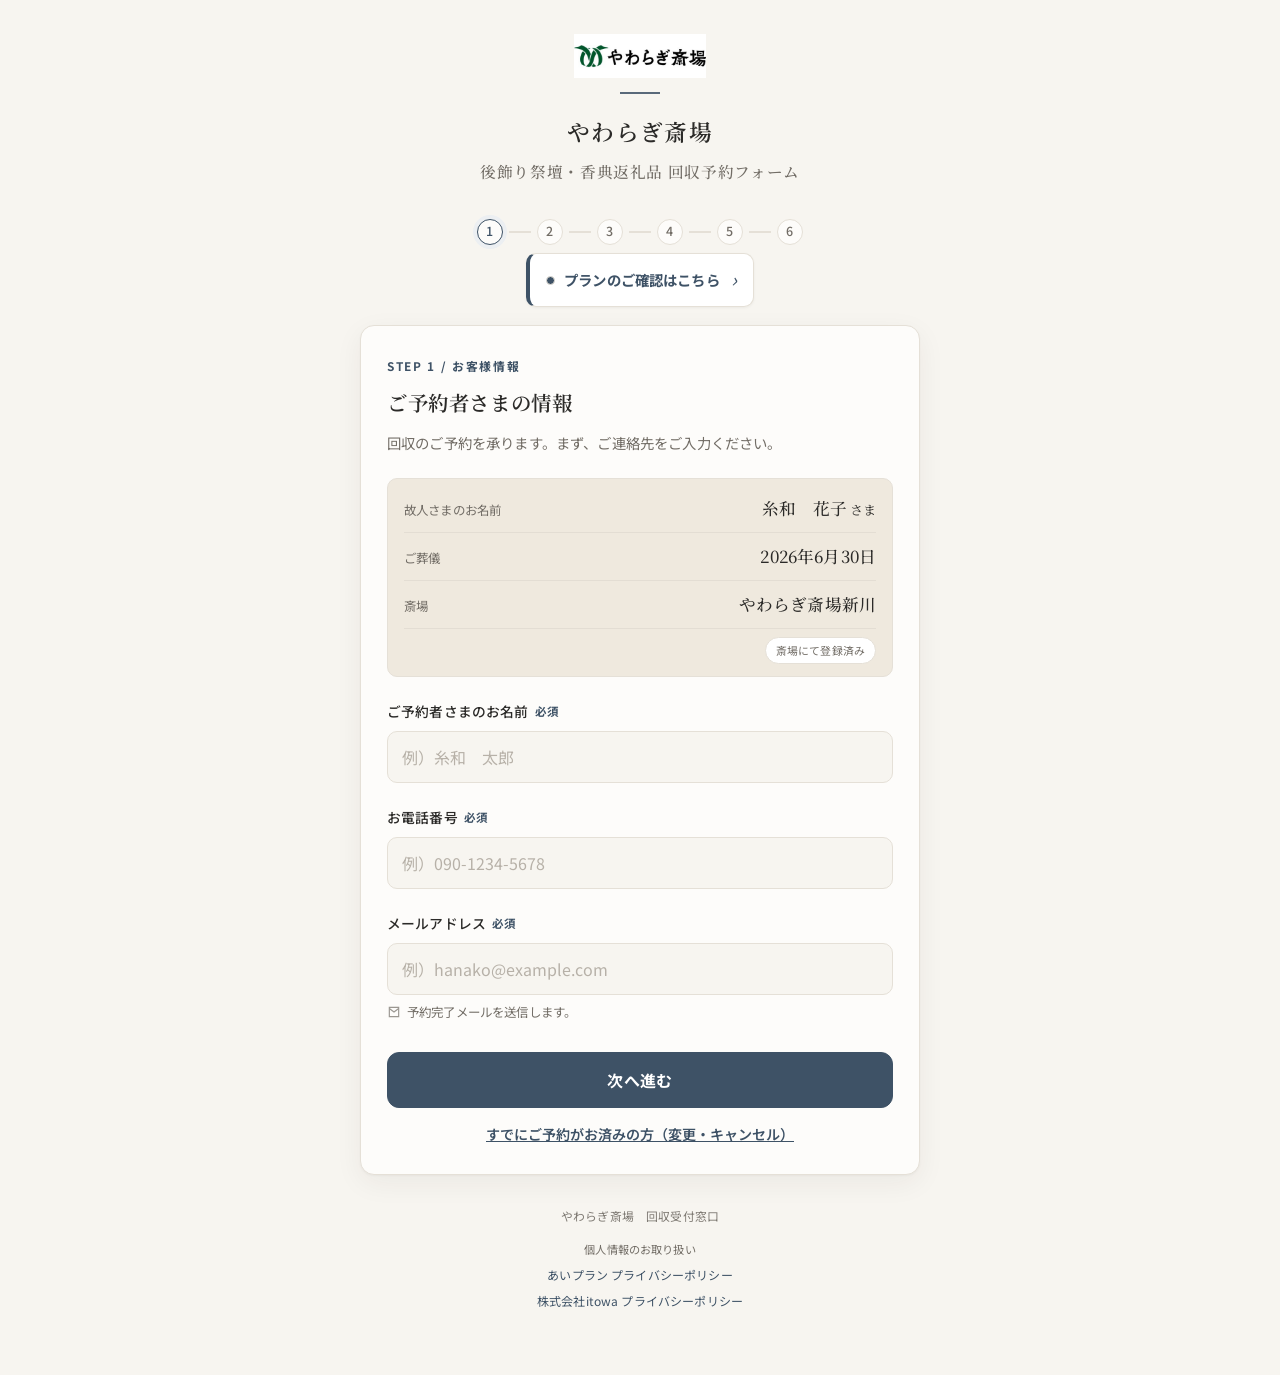
<file: kaishu_form_dohoku.html>
<!DOCTYPE html>
<html lang="ja">
<head>
<meta charset="UTF-8">
<meta name="viewport" content="width=device-width, initial-scale=1.0">
<title>回収予約フォーム</title>
<link rel="preconnect" href="https://fonts.googleapis.com">
<link rel="preconnect" href="https://fonts.gstatic.com" crossorigin>
<link href="https://fonts.googleapis.com/css2?family=Noto+Sans+JP:wght@400;500;700&family=Noto+Serif+JP:wght@400;500;600&display=swap" rel="stylesheet">
<style>
  :root{
    --paper:#F7F5F0; --card:#FDFCFA; --ink:#2B2A28; --ink-soft:#726D66;
    --ai:#3E5266; --ai-deep:#2F4152; --ai-tint:#ECEFF2;
    --line:#E5E0D7; --sand:#EFE9DE; --full:#A9796C;
    --shadow:0 1px 2px rgba(43,42,40,.04), 0 8px 28px rgba(43,42,40,.06); --radius:14px;
  }
  *{box-sizing:border-box;margin:0;padding:0}
  html{-webkit-text-size-adjust:100%}
  body{font-family:"Noto Sans JP",sans-serif;background:var(--paper);color:var(--ink);
    line-height:1.75;letter-spacing:.01em;-webkit-font-smoothing:antialiased;padding:0 16px 64px}
  .wrap{max-width:560px;margin:0 auto}
  header{padding:34px 0 10px;text-align:center}
  .form-logo{display:block;height:44px;width:auto;margin:0 auto 14px}
  .catalog-banner{margin:0 auto 4px;text-align:center}
  .catalog-banner .cat-link{padding:9px 16px;font-size:.9rem;border-radius:10px}
  .catalog-banner .cat-link .dot{width:7px;height:7px}
  .a-consent-inline{margin:14px 0 4px;font-size:.78rem;color:var(--ink-soft);line-height:1.7}
  .footer-privacy{display:flex;flex-direction:column;align-items:center;gap:5px;text-align:center;margin-top:12px}
  .footer-privacy span{font-size:.7rem;color:var(--ink-soft)}
  .footer-privacy a{font-size:.75rem;color:var(--ai);text-decoration:none}
  .footer-privacy a:hover{text-decoration:underline}
  .brand-rule{width:40px;height:2px;background:var(--ai);margin:0 auto 18px;opacity:.85}
  .hall{font-family:"Noto Serif JP",serif;font-size:1.42rem;font-weight:600;letter-spacing:.06em}
  .form-name{font-family:"Noto Serif JP",serif;font-size:.98rem;font-weight:500;color:var(--ink-soft);margin-top:6px;letter-spacing:.04em}
  .steps{display:flex;align-items:center;justify-content:center;gap:6px;margin:24px 0 8px;flex-wrap:wrap}
  .dot{width:26px;height:26px;border-radius:50%;border:1.5px solid var(--line);background:var(--card);
    color:var(--ink-soft);font-size:.78rem;font-weight:500;display:flex;align-items:center;justify-content:center;transition:.35s}
  .step-dot.done .dot{background:var(--ai);border-color:var(--ai);color:#fff}
  .step-dot.active .dot{border-color:var(--ai);color:var(--ai);box-shadow:0 0 0 4px var(--ai-tint)}
  .bar{width:22px;height:1.5px;background:var(--line);transition:.35s}
  .step-dot.done + .bar{background:var(--ai)}
  @media(max-width:420px){.bar{width:12px}}
  .screen{display:none;animation:rise .45s cubic-bezier(.22,.61,.36,1)}
  .screen.active{display:block}
  @keyframes rise{from{opacity:0;transform:translateY(10px)}to{opacity:1;transform:none}}
  .card{background:var(--card);border:1px solid var(--line);border-radius:var(--radius);box-shadow:var(--shadow);padding:30px 26px;margin-top:18px}
  .catalog-banner .cat-link{display:inline-flex;align-items:center;gap:9px;background:#fff;border:1px solid var(--line);border-left:4px solid var(--ai);font-weight:700;color:var(--ai);text-decoration:none;cursor:pointer;box-shadow:0 1px 3px rgba(0,0,0,.05)}
  .catalog-banner .cat-link .dot{width:9px;height:9px;border-radius:50%;background:var(--ai)}
  .catalog-banner .cat-link .arw{margin-left:2px;font-size:1.2rem;font-weight:400}
  .eyebrow{font-size:.74rem;letter-spacing:.14em;color:var(--ai);font-weight:700;margin-bottom:8px}
  .title{font-family:"Noto Serif JP",serif;font-size:1.28rem;font-weight:600;letter-spacing:.03em}
  .lead{font-size:.9rem;color:var(--ink-soft);margin-top:10px}
  .field{margin-top:22px}
  label.lbl{display:block;font-size:.86rem;font-weight:500;margin-bottom:8px}
  .req{color:var(--ai);font-size:.72rem;font-weight:700;margin-left:6px;vertical-align:1px}
  .opt{color:var(--ink-soft);font-size:.72rem;margin-left:6px}
  input[type=text],input[type=email],input[type=tel]{width:100%;font-family:inherit;font-size:1rem;color:var(--ink);
    background:var(--paper);border:1.5px solid var(--line);border-radius:10px;padding:13px 14px;transition:.2s}
  input:focus{outline:none;border-color:var(--ai);box-shadow:0 0 0 4px var(--ai-tint);background:#fff}
  input::placeholder{color:#B7B1A8}
  .hint{font-size:.78rem;color:var(--ink-soft);margin-top:7px;display:flex;align-items:flex-start;gap:6px}
  .hint svg{flex:none;margin-top:3px;opacity:.7}
  .fixed-panel{background:var(--sand);border:1.5px solid var(--line);border-radius:10px;padding:6px 16px 12px}
  .fixed-panel .cap{display:flex;justify-content:flex-end;padding-top:8px}
  .fixed-panel .cap span{font-size:.68rem;color:var(--ink-soft);background:#fff;border:1px solid var(--line);border-radius:20px;padding:3px 10px}
  .fixed-row{display:flex;align-items:baseline;justify-content:space-between;gap:14px;padding:9px 0;border-bottom:1px solid rgba(0,0,0,.05)}
  .fixed-row:last-of-type{border-bottom:none}
  .fixed-row .fk{font-size:.78rem;color:var(--ink-soft);flex:none}
  .fixed-row .fv{font-family:"Noto Serif JP",serif;font-size:1.04rem;font-weight:500;text-align:right}
  .fixed-row .fv .suf{font-size:.82rem;font-weight:400;margin-left:2px}
  .err{color:var(--full);font-size:.78rem;margin-top:6px;display:none}
  input.invalid{border-color:var(--full)}
  .q{margin-top:26px}
  .q:first-child{margin-top:6px}
  .q-text{font-size:.98rem;font-weight:500;margin-bottom:12px}
  .q-num{font-family:"Noto Serif JP",serif;color:var(--ai);font-weight:600;margin-right:8px}
  .yn{display:grid;grid-template-columns:1fr 1fr;gap:12px}
  .yn button{font-family:inherit;font-size:1rem;font-weight:500;cursor:pointer;background:var(--card);
    border:1.5px solid var(--line);border-radius:12px;padding:15px;color:var(--ink);transition:.18s}
  .yn button:hover{border-color:var(--ai);background:#fff}
  .yn button.sel{border-color:var(--ai);background:var(--ai-tint);color:var(--ai-deep);font-weight:700;box-shadow:0 0 0 3px var(--ai-tint)}
  .yn button.sel-no{border-color:var(--ink-soft);background:#F1EEE9;color:var(--ink)}
  .area-grid{display:grid;grid-template-columns:1fr;gap:9px;margin-top:22px}
  .region-badge{display:inline-flex;align-items:center;gap:7px;background:var(--sand);border:1px solid var(--line);border-radius:999px;padding:6px 14px;font-size:.82rem;font-weight:700;color:var(--ink);margin-bottom:12px}
  .region-badge .dot{width:8px;height:8px;border-radius:50%;background:var(--ai)}
  .region-acc{border:1px solid var(--line);border-radius:14px;margin-bottom:12px;overflow:hidden;background:#fff}
  .region-head{width:100%;display:flex;align-items:center;gap:10px;background:var(--sand);border:none;border-bottom:1px solid transparent;padding:15px 18px;font-family:inherit;font-size:1.05rem;font-weight:700;color:var(--ink);cursor:pointer}
  .region-head.open{border-bottom-color:var(--line)}
  .region-head .rh-sub{font-size:.74rem;font-weight:600;color:var(--ink-soft)}
  .region-head .r-caret{margin-left:auto;transition:transform .2s;color:var(--ink-soft);font-size:.9rem}
  .region-head.open .r-caret{transform:rotate(180deg)}
  .region-body{padding:16px}
  .region-body .area-grid{margin-top:0}
  .area-card{width:100%;text-align:left;border:1.5px solid var(--line);background:var(--paper);border-radius:12px;padding:15px 16px;cursor:pointer;font-family:inherit;transition:.12s;display:flex;align-items:center;justify-content:space-between}
  .area-card:hover{border-color:var(--ai);background:#fff}
  .area-card.sel{border-color:var(--ai);background:var(--ai-tint);box-shadow:0 0 0 2px var(--ai-tint)}
  .area-card .an{font-size:1rem;font-weight:700;color:var(--ink)}
  .area-card.sel .an{color:var(--ai-deep)}
  .an-caret{color:var(--ink-soft);transition:.15s}
  .area-card.open .an-caret{transform:rotate(180deg);color:var(--ai)}
  .area-expand{display:flex;flex-direction:column;gap:9px}
  .area-subwrap{display:flex;flex-direction:column;gap:8px;padding-left:14px;border-left:2px solid var(--ai-tint);margin-left:4px}
  .area-sub{width:100%;text-align:left;border:1.5px solid var(--line);background:#fff;border-radius:10px;padding:12px 14px;cursor:pointer;font-family:inherit;transition:.12s}
  .area-sub:hover{border-color:var(--ai)}
  .area-sub.sel{border-color:var(--ai);background:var(--ai-tint);box-shadow:0 0 0 2px var(--ai-tint)}
  .area-sub .an{font-size:.95rem;font-weight:700;color:var(--ink);display:block}
  .area-sub .sub-note{font-size:.76rem;color:var(--ink-soft);margin-top:2px;display:block}
  .a-fixed{background:var(--ai-tint);border:1px solid var(--line);border-radius:12px;padding:12px 16px;margin-bottom:16px}
  .a-fixed .af-label{font-size:.72rem;color:var(--ink-soft);font-weight:600}
  .a-fixed .af-val{font-size:1.05rem;font-weight:700;color:var(--ai-deep);margin-top:2px}
  .a-fixed .af-note{font-size:.76rem;color:var(--ai);margin-top:3px;font-weight:600}
  .managed-badge{display:inline-flex;align-items:center;gap:8px;background:#e7f4ee;border:1px solid #bfe3d1;color:#1f7a56;font-weight:700;font-size:.95rem;border-radius:999px;padding:9px 18px;margin-bottom:14px}
  .mg-actions{display:flex;flex-direction:column;gap:12px;margin-top:12px}
  .mg-link{margin-top:16px;font-size:.9rem}
  .btn-danger{background:#fff;border:1.5px solid #d98a84;color:#B23B3B}
  .btn-danger:hover{background:#fbe9e7;border-color:#B23B3B}
  .s1-managed-link{display:block;width:100%;text-align:center;margin-top:16px;background:none;border:none;color:var(--ai);font-family:inherit;font-size:.88rem;font-weight:600;cursor:pointer;text-decoration:underline}
  .area-grid button{font-family:inherit;cursor:pointer;text-align:left;background:var(--card);
    border:1.5px solid var(--line);border-radius:12px;padding:15px 16px;color:var(--ink);transition:.18s;
    display:flex;align-items:flex-start;gap:11px}
  .area-grid button:hover{border-color:var(--ai);background:#fff}
  .area-grid button.sel{border-color:var(--ai);background:var(--ai-tint);box-shadow:0 0 0 3px var(--ai-tint)}
  .area-grid button .mk{width:9px;height:9px;border-radius:50%;border:1.5px solid var(--line);flex:none;margin-top:8px}
  .area-grid button.sel .mk{background:var(--ai);border-color:var(--ai)}
  .area-grid .atext{display:flex;flex-direction:column}
  .area-grid .an{font-size:.98rem;font-weight:700}
  .area-grid button.sel .an{color:var(--ai-deep)}
  .area-grid .anote{font-size:.82rem;font-weight:700;color:var(--ink-soft);margin-top:3px;line-height:1.55}
  input.ro{background:var(--sand)!important;color:var(--ink-soft);cursor:not-allowed}
  .afield{margin-top:18px}
  .abadge{display:inline-block;font-size:.72rem;font-weight:700;color:#fff;border-radius:6px;padding:3px 13px;margin-bottom:9px;letter-spacing:.06em}
  .abadge.req{background:#dd6a52}
  .abadge.opt{background:#8a8a8a}
  .afield .lbl{display:block;font-size:.82rem;color:var(--ink-soft);margin-bottom:7px;font-weight:500}
  .a-selwrap{position:relative}
  .a-selwrap select{width:100%;font-family:inherit;font-size:1rem;color:var(--ink);background:var(--paper);border:1.5px solid var(--line);border-radius:10px;padding:13px 42px 13px 14px;appearance:none;-webkit-appearance:none;cursor:pointer}
  .a-selwrap select:focus{outline:none;border-color:var(--ai);box-shadow:0 0 0 4px var(--ai-tint);background:#fff}
  .a-selwrap select:disabled{background:var(--sand);color:var(--ink-soft);cursor:not-allowed}
  .a-selwrap::after{content:"";position:absolute;right:18px;top:calc(50% - 6px);width:9px;height:9px;border-right:2.4px solid var(--ai);border-bottom:2.4px solid var(--ai);transform:rotate(45deg);pointer-events:none}
  .a-zipbtn{margin-top:11px;border:1.6px solid var(--ink);background:#fff;border-radius:26px;padding:9px 24px;font-weight:700;font-size:.95rem;cursor:pointer;font-family:inherit;color:var(--ink)}
  .a-zipbtn:hover{background:var(--sand)}
  .a-zipmsg{font-size:.8rem;margin-top:9px;min-height:1em}
  .a-or{text-align:center;margin:24px 0 4px;position:relative}
  .a-or span{background:var(--card);position:relative;padding:0 16px;font-size:.86rem;color:var(--ink-soft);font-weight:700}
  .a-or:before{content:"";position:absolute;left:0;right:0;top:50%;height:1px;background:var(--line)}
  .a-heading{font-size:1.08rem;font-weight:700;margin:26px 0 2px;display:flex;align-items:center}
  .a-note{text-align:center;font-size:.8rem;color:var(--ink-soft);margin:20px 0 4px;line-height:1.6}
  .a-privacy{margin:14px 0 4px;padding:15px 16px;background:var(--sand);border-radius:12px}
  .a-privacy p{margin:0;font-size:.8rem;color:var(--ink-soft);line-height:1.7}
  .a-pplinks{display:flex;flex-direction:column;gap:9px;margin:11px 0 4px}
  .a-pplinks a{font-size:.86rem;font-weight:600;color:var(--ai);text-decoration:none;display:inline-flex;align-items:center;gap:6px;line-height:1.5}
  .a-pplinks a:hover{text-decoration:underline}
  .a-pplinks .ext{flex:none;opacity:.8}
  .a-consent{margin-top:10px!important;font-size:.76rem!important;color:var(--ink-soft)}
  .area-sched{display:inline-flex;align-items:center;gap:8px;background:var(--ai-tint);color:var(--ai-deep);
    font-size:.84rem;font-weight:600;border-radius:20px;padding:7px 15px;margin:14px 0 2px}
  .area-sched svg{opacity:.85}
  .cal-label{font-size:.86rem;font-weight:500;margin:22px 0 12px}
  .dates{display:flex;gap:10px;overflow-x:auto;padding-bottom:8px;-webkit-overflow-scrolling:touch;scroll-snap-type:x mandatory}
  .dates::-webkit-scrollbar{height:5px}
  .dates::-webkit-scrollbar-thumb{background:var(--line);border-radius:4px}
  .date-chip{scroll-snap-align:start;flex:none;width:64px;cursor:pointer;text-align:center;background:var(--card);
    border:1.5px solid var(--line);border-radius:12px;padding:11px 4px;transition:.18s}
  .date-chip:hover{border-color:var(--ai)}
  .date-chip.sel{border-color:var(--ai);background:var(--ai-tint);box-shadow:0 0 0 3px var(--ai-tint)}
  .date-chip .dow{font-size:.72rem;color:var(--ink-soft)}
  .date-chip.sun .dow{color:#B26A6A}
  .date-chip.sat .dow{color:#6A82B2}
  .date-chip .dnum{font-family:"Noto Serif JP",serif;font-size:1.24rem;font-weight:600;line-height:1.3}
  .date-chip .mon{font-size:.68rem;color:var(--ink-soft)}
  .date-chip.sel .dnum{color:var(--ai-deep)}
  .slots{display:grid;grid-template-columns:1fr 1fr;gap:10px;margin-top:6px}
  .slot{cursor:pointer;background:var(--card);border:1.5px solid var(--line);border-radius:11px;padding:12px 12px;
    transition:.18s;display:flex;justify-content:space-between;align-items:center}
  .slot:hover:not(.full){border-color:var(--ai)}
  .slot .time{font-size:.96rem;font-weight:500}
  .slot .avail{font-size:.72rem;color:var(--ink-soft)}
  .slot.sel{border-color:var(--ai);background:var(--ai-tint);box-shadow:0 0 0 3px var(--ai-tint)}
  .slot.sel .time{color:var(--ai-deep);font-weight:700}
  .slot.full{cursor:not-allowed;opacity:.5;background:#F2EFEA}
  .slot.full .avail{color:var(--full)}
  .review{margin-top:8px}
  .rrow{display:flex;justify-content:space-between;gap:16px;padding:14px 0;border-bottom:1px solid var(--line)}
  .rrow:last-child{border-bottom:none}
  .rrow .rk{font-size:.82rem;color:var(--ink-soft);flex:none;padding-top:2px}
  .rrow .rv{font-size:.96rem;font-weight:500;text-align:right}
  .rlist{font-size:.9rem;font-weight:500;text-align:right;line-height:1.7}
  .nav{display:flex;gap:12px;margin-top:28px}
  .btn{flex:1;font-family:inherit;font-size:1rem;font-weight:700;cursor:pointer;border-radius:12px;padding:15px;transition:.2s;letter-spacing:.03em}
  .btn-primary{background:var(--ai);color:#fff;border:1.5px solid var(--ai)}
  .btn-primary:hover{background:var(--ai-deep);border-color:var(--ai-deep)}
  .btn-primary:disabled{background:#C9C4BB;border-color:#C9C4BB;cursor:not-allowed}
  .btn-ghost{flex:0 0 auto;padding:15px 22px;background:transparent;color:var(--ink-soft);border:1.5px solid var(--line)}
  .btn-ghost:hover{border-color:var(--ink-soft);color:var(--ink)}
  .done-card{text-align:center;padding:44px 26px}
  .seal{width:66px;height:66px;margin:0 auto 22px;border-radius:50%;border:2px solid var(--ai);
    display:flex;align-items:center;justify-content:center;background:var(--ai-tint)}
  .done-title{font-family:"Noto Serif JP",serif;font-size:1.4rem;font-weight:600;letter-spacing:.05em}
  .done-lead{font-size:.92rem;color:var(--ink-soft);margin-top:14px}
  .mail-box{background:var(--paper);border:1px solid var(--line);border-radius:12px;padding:16px;margin-top:24px;text-align:left;display:flex;gap:12px;align-items:flex-start}
  .mail-box .mt{font-size:.86rem}
  .mail-box .me{font-weight:600}
  .footer-note{text-align:center;font-size:.74rem;color:var(--ink-soft);margin-top:30px;line-height:1.9;opacity:.9}
  .time-notice{display:flex;gap:11px;align-items:flex-start;background:#fbf4e6;border:1px solid #ecd9ac;border-radius:12px;padding:14px 16px;margin:16px 0 4px;font-size:.9rem;line-height:1.75;color:#7a5410}
  .time-notice svg{flex:none;margin-top:1px}
  .time-notice b{color:#6b4a10}

  /* ===== スマートフォン最適化 ===== */
  @media(max-width:480px){
    .wrap{padding-left:12px;padding-right:12px}
    .card{padding:22px 16px;border-radius:14px}
    .title{font-size:1.28rem;line-height:1.5}
    .lead{font-size:.9rem}
    .nav{flex-wrap:wrap;gap:10px}
    .nav .btn{flex:1;min-width:130px;justify-content:center}
    .btn{padding:14px 18px}
    .area-card,.area-sub{padding:15px 14px}
    .fixed-row{flex-direction:column;align-items:flex-start;gap:2px}
    .fixed-row .fk{font-size:.72rem}
    .rrow{grid-template-columns:1fr;gap:2px;padding:11px 0}
    .rrow .rk{font-size:.72rem;color:var(--ink-soft)}
    .footer-note{font-size:.68rem}
  }
</style>
</head>
<body>
<div class="wrap">
  <header>
    <img class="form-logo" src="[data-uri]" alt="やわらぎ斎場">
    <div class="brand-rule"></div>
    <div class="hall" id="hall"></div>
    <div class="form-name" id="formName"></div>
  </header>


  <div class="steps" id="steps"></div>

  <section class="screen active" id="s1">
    <div class="catalog-banner" id="catalogBanner" style="display:none">
    <a class="cat-link" onclick="openCatalog()"><i class="dot"></i><span>プランのご確認はこちら</span><i class="arw">›</i></a>
  </div>
    <div class="card">
      <div class="eyebrow" id="s1_eyebrow"></div>
      <div class="title" id="s1_title"></div>
      <p class="lead" id="s1_lead"></p>
      <div class="field"><div class="fixed-panel" id="fixedPanel"></div></div>
      <div id="fields"></div>
      <div class="nav"><button class="btn btn-primary" onclick="next1()">次へ進む</button></div>
      <button class="s1-managed-link" onclick="goManaged()">すでにご予約がお済みの方（変更・キャンセル）</button>
    </div>
  </section>

  <section class="screen" id="s2">
    <div class="card">
      <div class="eyebrow" id="s2_eyebrow"></div>
      <div class="title" id="s2_title"></div>
      <p class="lead" id="s2_lead"></p>
      <div id="questions"></div>
      <div class="nav">
        <button class="btn btn-ghost" onclick="go(1)">戻る</button>
        <button class="btn btn-primary" id="btn2" disabled onclick="next2()">次へ進む</button>
      </div>
    </div>
  </section>

  <section class="screen" id="s3">
    <div class="card">
      <div class="eyebrow" id="s3_eyebrow"></div>
      <div class="title" id="s3_title"></div>
      <p class="lead" id="s3_lead"></p>
      <div id="areas"></div>
      <div class="nav">
        <button class="btn btn-ghost" onclick="go(2)">戻る</button>
        <button class="btn btn-primary" id="btn3" disabled onclick="go(4)">次へ進む</button>
      </div>
    </div>
  </section>

  <section class="screen" id="s4">
    <div class="card">
      <div class="eyebrow" id="s4_eyebrow"></div>
      <div class="title" id="s4_title"></div>
      <p class="lead" id="s4_lead"></p>
      <div class="area-sched" id="areaSched"></div>
      <div class="cal-label">日付を選ぶ</div>
      <div class="dates" id="dates"></div>
      <div class="cal-label" id="slotLabel" style="display:none">時間を選ぶ</div>
      <div class="slots" id="slots"></div>
      <div class="nav">
        <button class="btn btn-ghost" onclick="go(3)">戻る</button>
        <button class="btn btn-primary" id="btn4" disabled onclick="go(5)">回収先の住所を入力</button>
      </div>
    </div>
  </section>

  <section class="screen" id="saddr">
    <div class="card">
      <div class="eyebrow">STEP 5 / 回収先のご住所</div>
      <div class="title">回収にお伺いするご住所</div>
      <p class="lead">選択された回収エリアに続けて、町村をお選びのうえ、以下住所をご入力ください。郵便番号は選択住所から自動で反映されます。</p>

      <div class="a-fixed" id="a-fixed"></div>

      <div class="afield" id="a-town-field">
        <span class="abadge req">必須</span>
        <label class="lbl" for="a-town">町村</label>
        <div class="a-selwrap"><select id="a-town" onchange="onTownChange()"><option value="">選択してください</option></select></div>
        <div class="err" id="e-town">町村をお選びください。</div>
      </div>

      <div class="afield">
        <label class="lbl" for="a-zip">郵便番号（選択住所から自動反映）</label>
        <input type="text" id="a-zip" class="ro" readonly placeholder="町村を選択すると反映されます">
      </div>

      <div class="afield">
        <span class="abadge req">必須</span>
        <label class="lbl" for="a-rest">以下住所（番地・建物名）</label>
        <input type="text" id="a-rest" placeholder="例）一条2丁目3-4 〇〇マンション101">
        <div class="err" id="e-rest">以下住所をご入力ください。</div>
      </div>

      <div class="a-note">※ご遺族に情報提供されますので、正確にご入力ください。</div>

      <p class="a-consent-inline">「予約内容を確認する」へ進むことで、フッター記載のプライバシーポリシー（あいプラン／株式会社itowa）に同意したものとみなします。ご入力の個人情報は回収業務のために利用します。</p>

      <div class="nav">
        <button class="btn btn-ghost" onclick="go(4)">戻る</button>
        <button class="btn btn-primary" onclick="nextAddr()">予約内容を確認する</button>
      </div>
    </div>
  </section>

  <section class="screen" id="s5">
    <div class="card">
      <div class="eyebrow" id="s5_eyebrow"></div>
      <div class="title" id="s5_title"></div>
      <p class="lead" id="s5_lead"></p>
      <div class="review" id="review"></div>
      <div class="time-notice">
        <svg width="20" height="20" viewBox="0 0 24 24" fill="none" stroke="#8a5a12" stroke-width="1.9" stroke-linecap="round" stroke-linejoin="round"><circle cx="12" cy="12" r="9"/><path d="M12 7v5l3 2"/></svg>
        <div>ご予約時間は<b>あくまで目安</b>となります。道路状況等により、到着時間が前後する場合がございますので、あらかじめご了承ください。</div>
      </div>
      <div class="nav">
        <button class="btn btn-ghost" onclick="go(5)">戻る</button>
        <button class="btn btn-primary" onclick="go(7)">この内容で予約する</button>
      </div>
    </div>
  </section>

  <section class="screen" id="s6">
    <div class="card done-card">
      <div class="seal"><svg width="30" height="30" viewBox="0 0 24 24" fill="none" stroke="#3E5266" stroke-width="2.2" stroke-linecap="round" stroke-linejoin="round"><path d="M20 6 9 17l-5-5"/></svg></div>
      <div class="done-title" id="doneTitle"></div>
      <p class="done-lead" id="doneLead"></p>
      <div class="mail-box">
        <svg width="20" height="20" viewBox="0 0 24 24" fill="none" stroke="#3E5266" stroke-width="1.8" style="flex:none;margin-top:2px"><rect x="3" y="5" width="18" height="14" rx="2"/><path d="m3 7 9 6 9-6"/></svg>
        <div class="mt">予約完了メールを <span class="me" id="doneMail">—</span> へお送りしました。<br>内容をご確認ください。</div>
      </div>
      <button class="btn btn-ghost mg-link" onclick="goManaged()">変更・キャンセルはこちら ›</button>
    </div>
  </section>

  <!-- 予約済み（変更・キャンセル入口：完了メール／個別URLからのアクセス） -->
  <section class="screen" id="s-managed">
    <div class="card">
      <div class="managed-badge"><svg width="18" height="18" viewBox="0 0 24 24" fill="none" stroke="#2a8f6b" stroke-width="2.4" stroke-linecap="round" stroke-linejoin="round"><path d="M20 6 9 17l-5-5"/></svg>ご予約は登録済みです</div>
      <p class="lead">現在のご予約内容です。変更・キャンセルは下記からお手続きいただけます。</p>
      <div class="review" id="mg-review"></div>
      <div class="a-heading" style="margin-top:22px">変更・キャンセルはこちら</div>
      <div class="mg-actions">
        <button class="btn btn-primary" onclick="startChange()">予約内容を変更する</button>
        <button class="btn btn-danger" onclick="prepCancel()">予約をキャンセルする</button>
      </div>
    </div>
  </section>

  <!-- 予約変更 -->
  <section class="screen" id="s-change">
    <div class="card">
      <div class="eyebrow">予約の変更</div>
      <div class="title">変更する項目を修正</div>
      <p class="lead">変更したい箇所だけ修正し、再登録してください。登録時の内容が入っています。</p>
      <div class="a-fixed" id="c-area"></div>
      <div class="cal-label">回収日を選ぶ（空き枠から選択）</div>
      <div class="dates" id="c-dates"></div>
      <div class="cal-label" id="c-slotLabel" style="display:none">回収時間を選ぶ</div>
      <div class="slots" id="c-slots"></div>
      <div class="err" id="c-dt-err">回収日・時間をお選びください。</div>
      <div class="afield" id="c-town-field"><span class="abadge req">必須</span><label class="lbl" for="c-town">町村</label><div class="a-selwrap"><select id="c-town" onchange="cTownZip()"><option value="">選択してください</option></select></div></div>
      <div class="field"><label class="lbl" for="c-zip">郵便番号（自動反映）</label><input type="text" id="c-zip" class="ro" readonly></div>
      <div class="afield"><span class="abadge req">必須</span><label class="lbl" for="c-rest">以下住所（番地・建物名）</label><input type="text" id="c-rest"><div class="err" id="c-rest-err">以下住所をご入力ください。</div></div>
      <div class="nav">
        <button class="btn btn-ghost" onclick="goScreen('s-managed')">戻る</button>
        <button class="btn btn-primary" onclick="confirmChange()">変更を確定する</button>
      </div>
    </div>
  </section>

  <!-- 変更完了 -->
  <section class="screen" id="s-changed">
    <div class="card done-card">
      <div class="seal"><svg width="30" height="30" viewBox="0 0 24 24" fill="none" stroke="#3E5266" stroke-width="2.2" stroke-linecap="round" stroke-linejoin="round"><path d="M20 6 9 17l-5-5"/></svg></div>
      <div class="done-title">ご予約を変更しました</div>
      <p class="done-lead">変更後の内容でお伺いいたします。<br>変更完了メールをお送りしました。</p>
      <div class="review" id="cd-review" style="text-align:left"></div>
      <div class="nav" style="justify-content:center;margin-top:18px"><button class="btn btn-ghost" onclick="renderManaged();goScreen('s-managed')">予約内容に戻る</button></div>
    </div>
  </section>

  <!-- キャンセル確認 -->
  <section class="screen" id="s-cancel">
    <div class="card">
      <div class="eyebrow" style="color:#B23B3B">予約のキャンセル</div>
      <div class="title">ご予約をキャンセルします</div>
      <p class="lead">以下のご予約をキャンセルします。よろしいですか？</p>
      <div class="review" id="cx-review"></div>
      <div class="a-note" style="margin-top:14px">※キャンセル後の再予約は、あらためて予約フォームからお手続きください。</div>
      <div class="nav">
        <button class="btn btn-ghost" onclick="goScreen('s-managed')">戻る</button>
        <button class="btn btn-danger" onclick="confirmCancel()">キャンセルを確定する</button>
      </div>
    </div>
  </section>

  <!-- キャンセル完了 -->
  <section class="screen" id="s-cancelled">
    <div class="card done-card">
      <div class="seal" style="border-color:#e6bdb8;background:#fbe9e7"><svg width="26" height="26" viewBox="0 0 24 24" fill="none" stroke="#B23B3B" stroke-width="2.2" stroke-linecap="round"><path d="M18 6 6 18M6 6l12 12"/></svg></div>
      <div class="done-title">予約をキャンセルしました</div>
      <p class="done-lead">キャンセル完了メールをお送りしました。<br>またのご利用をお待ちしております。</p>
    </div>
  </section>

  <section class="screen" id="s0end">
    <div class="card done-card">
      <div class="seal" style="border-color:var(--ink-soft);background:var(--sand)"><svg width="28" height="28" viewBox="0 0 24 24" fill="none" stroke="#726D66" stroke-width="2" stroke-linecap="round" stroke-linejoin="round"><path d="M20 6 9 17l-5-5"/></svg></div>
      <div class="done-title" id="endTitle"></div>
      <p class="done-lead" id="endLead"></p>
    </div>
  </section>

  <div class="footer-note" id="footer"></div>
  <div class="footer-privacy"><span>個人情報のお取り扱い</span><a href="https://www.apg-aiplan.com/privacy/" target="_blank" rel="noopener noreferrer">あいプラン プライバシーポリシー</a><a href="https://itowa71.com/privacy_policy" target="_blank" rel="noopener noreferrer">株式会社itowa プライバシーポリシー</a></div>
</div>

<script>
/* ===== 予約フォーム PDFカタログ（道央/道北・仮ファイル埋め込み） ===== */
var FORM_CATALOG={
  '道央':{label:'プランのご確認はこちら',pdf:"[data-uri]"},
  '道北':{label:'プランのご確認はこちら',pdf:""}
};
var catFormRegion='道央';
FORM_CATALOG['道北'].pdf=FORM_CATALOG['道央'].pdf; /* 道北も同カタログを既定共有（管理画面で個別設定可） */
/* 自動配信リンクの地域（?r=douo/dohoku/道央/道北）で道央・道北を切替 */
function resolveFormRegion(){
  try{
    var q=new URLSearchParams(location.search); var r=(q.get('r')||q.get('region')||'').toLowerCase();
    if(r==='dohoku'||r==='道北'||r==='hokku') return '道北';
    if(r==='douo'||r==='道央'||r==='chuo') return '道央';
  }catch(e){}
  return null; /* 指定なし＝両地域表示・カタログは道央 */
}
var FORM_REGION='道北';/* 道北エリア専用ファイル */
if(FORM_REGION){ catFormRegion=FORM_REGION; }
function setCatalogRegion(r){ if(FORM_CATALOG[r]){catFormRegion=r; renderCatalog();} }
function renderCatalog(){
  var c=FORM_CATALOG[catFormRegion]||{}; var el=document.getElementById('catalogBanner');
  if(!el) return;
  if(!c.pdf){ el.style.display='none'; return; }
  el.style.display=''; el.querySelector('.cat-link span').textContent=c.label||'プランのご確認はこちら';
}
function openCatalog(){
  var c=FORM_CATALOG[catFormRegion]; if(!c||!c.pdf) return;
  try{
    var b64=c.pdf.split(',')[1]; var bin=atob(b64); var arr=new Uint8Array(bin.length);
    for(var i=0;i<bin.length;i++)arr[i]=bin.charCodeAt(i);
    var blob=new Blob([arr],{type:'application/pdf'}); var url=URL.createObjectURL(blob);
    window.open(url,'_blank');
  }catch(e){ window.open(c.pdf,'_blank'); }
}
const CONFIG = {
  "hall": "やわらぎ斎場",
  "formName": "後飾り祭壇・香典返礼品 回収予約フォーム",
  "footer": [
    "やわらぎ斎場　回収受付窓口",
    ""
  ],
  "fixedInfo": [
    {
      "label": "故人さまのお名前",
      "value": "糸和　花子",
      "suffix": "さま"
    },
    {
      "label": "ご葬儀",
      "value": "2026年6月30日",
      "suffix": ""
    },
    {
      "label": "斎場",
      "value": "やわらぎ斎場新川",
      "suffix": ""
    }
  ],
  "fixedCaption": "斎場にて登録済み",
  "fields": [
    {
      "id": "reserver",
      "label": "ご予約者さまのお名前",
      "type": "text",
      "placeholder": "例）糸和　太郎",
      "required": true,
      "hint": "",
      "error": "お名前をご入力ください。"
    },
    {
      "id": "tel",
      "label": "お電話番号",
      "type": "tel",
      "placeholder": "例）090-1234-5678",
      "required": true,
      "hint": "",
      "error": "お電話番号を正しくご入力ください。"
    },
    {
      "id": "email",
      "label": "メールアドレス",
      "type": "email",
      "placeholder": "例）hanako@example.com",
      "required": true,
      "hint": "予約完了メールを送信します。",
      "error": "メールアドレスを正しくご入力ください。"
    }
  ],
  "questions": [
    {
      "id": "q1",
      "text": "後飾り祭壇の回収はありますか？",
      "label": "後飾り祭壇の回収",
      "yes": "はい",
      "no": "いいえ"
    },
    {
      "id": "q2",
      "text": "枕机（まくらづくえ）の回収はありますか？",
      "label": "枕机の回収",
      "yes": "はい",
      "no": "いいえ"
    },
    {
      "id": "q3",
      "text": "香典返礼品のあまりはありますか？",
      "label": "香典返礼品のあまり",
      "yes": "はい",
      "no": "いいえ"
    }
  ],
  "areas": [
    {
      "name": "札幌",
      "note": "石狩市花川南・花川北はこちらを選択",
      "days": "all",
      "slots": [
        [
          600,
          660
        ],
        [
          660,
          720
        ],
        [
          720,
          780
        ],
        [
          780,
          840
        ],
        [
          840,
          900
        ],
        [
          900,
          960
        ],
        [
          960,
          1020
        ],
        [
          1020,
          1080
        ]
      ],
      "capacity": 2
    },
    {
      "name": "小樽",
      "note": "",
      "days": "all",
      "slots": [
        [
          660,
          720
        ],
        [
          720,
          780
        ],
        [
          780,
          840
        ],
        [
          840,
          900
        ],
        [
          900,
          960
        ],
        [
          960,
          1020
        ]
      ],
      "capacity": 1
    },
    {
      "name": "石狩",
      "note": "花川南・花川北は「札幌」を選択",
      "days": [
        5
      ],
      "slots": [
        [
          600,
          660
        ],
        [
          720,
          780
        ],
        [
          840,
          900
        ],
        [
          960,
          1020
        ]
      ],
      "capacity": 1
    },
    {
      "name": "江別",
      "note": "",
      "days": [
        2,
        6
      ],
      "slots": [
        [
          600,
          660
        ],
        [
          720,
          780
        ],
        [
          840,
          900
        ],
        [
          960,
          1020
        ]
      ],
      "capacity": 1
    },
    {
      "name": "北広島・恵庭・千歳・空知郡・南幌町・夕張郡・長沼町",
      "note": "",
      "days": [
        0,
        3
      ],
      "slots": [
        [
          600,
          660
        ],
        [
          720,
          780
        ],
        [
          840,
          900
        ],
        [
          960,
          1020
        ]
      ],
      "capacity": 1
    }
  ],
  "display": {
    "dateCount": 8,
    "scanDays": 90
  },
  "msg": {
    "s1": {
      "eyebrow": "STEP 1 / お客様情報",
      "title": "ご予約者さまの情報",
      "lead": "回収のご予約を承ります。まず、ご連絡先をご入力ください。"
    },
    "s2": {
      "eyebrow": "STEP 2 / 回収内容の確認",
      "title": "回収するものはございますか",
      "lead": "当てはまるものをお選びください。すべて「いいえ」の場合は、回収不要として承ります。"
    },
    "s3": {
      "eyebrow": "STEP 3 / 訪問エリア",
      "title": "ご訪問先のエリア",
      "lead": "回収にお伺いするエリアをお選びください。エリアにより受付日・時間が異なります。"
    },
    "s4": {
      "eyebrow": "STEP 4 / 日時のご予約",
      "title": "回収の日時をお選びください",
      "lead": "選択したエリアの受付日・時間から、ご希望の枠をお選びください。"
    },
    "s5": {
      "eyebrow": "STEP 6 / ご予約内容の確認",
      "title": "内容をご確認ください",
      "lead": "下記の内容で回収のご予約を承ります。"
    },
    "done": {
      "title": "ご予約を承りました",
      "lead": "この度は、ご入力いただきありがとうございました。<br>担当者より、当日のご訪問にお伺いいたします。"
    },
    "end": {
      "title": "回収不要として承りました",
      "lead": "回収するものがないため、ご訪問の予約は不要です。<br>ご不明な点はやわらぎ斎場までお問い合わせください。"
    }
  }
};

const $=id=>document.getElementById(id);
const state={fields:{},answers:{},area:null,subCity:null,towns:[],subNote:null,date:null,slot:null,addr:null};
let currentScreen='s1';
const STEP_MAP={s1:1,s2:2,s3:3,s4:4,saddr:5,s5:6};
const DOW=['日','月','火','水','木','金','土'];
const mailIcon='<svg width="14" height="14" viewBox="0 0 24 24" fill="none" stroke="currentColor" stroke-width="2"><path d="M4 4h16v16H4z"/><path d="m4 6 8 6 8-6"/></svg>';
const clockIcon='<svg width="15" height="15" viewBox="0 0 24 24" fill="none" stroke="currentColor" stroke-width="2"><circle cx="12" cy="12" r="9"/><path d="M12 7v5l3 2"/></svg>';
function esc(s){return String(s).replace(/&/g,'&amp;').replace(/</g,'&lt;').replace(/>/g,'&gt;');}
function escA(s){return esc(s).replace(/"/g,'&quot;');}
function fmt(m){return Math.floor(m/60)+':'+String(m%60).padStart(2,'0');}

/* ---- ステップドット ---- */
function buildSteps(){
  const c=$('steps'); c.innerHTML='';
  for(let n=1;n<=6;n++){
    const d=document.createElement('div'); d.className='step-dot'; d.id='dot'+n;
    d.innerHTML='<div class="dot">'+n+'</div>'; c.appendChild(d);
    if(n<6){const b=document.createElement('div'); b.className='bar'; c.appendChild(b);}
  }
}
function paintSteps(active){
  for(let n=1;n<=6;n++){const d=$('dot'+n);d.classList.remove('active','done');
    if(n<active)d.classList.add('done'); else if(n===active)d.classList.add('active');}
}

/* ---- 画面遷移 ---- */
function show(id){
  $(currentScreen).classList.remove('active'); $(id).classList.add('active'); currentScreen=id;
  if(STEP_MAP[id]) paintSteps(STEP_MAP[id]);
  window.scrollTo({top:0,behavior:'smooth'});
}
function go(step){
  const map={1:'s1',2:'s2',3:'s3',4:'s4',5:'saddr',6:'s5',7:'s6'};
  $('steps').style.display='';
  if(step===4) buildCalendar();
  if(step===5) prepAddr();
  if(step===6) buildReview();
  if(step===7){ $('doneMail').textContent = state.fields.email || '—'; reg=snapshotReg(); }
  show(map[step]);
}
/* ---- 住所（プルダウン連動 / 郵便番号検索） ---- */
const HOKKAIDO={
  '札幌市':['中央区','北区','東区','白石区','厚別区','豊平区','清田区','南区','西区','手稲区'],
  '小樽市':['花園','稲穂','長橋','入船','奥沢'],
  '江別市':['野幌町','大麻','文京台','高砂町','萩ケ岡'],
  '石狩市':['花川南','花川北','花川東','樽川','親船町','本町'],
  '北広島市':['中央','大曲','西の里','虹ケ丘','美沢'],
  '恵庭市':['相生町','黄金中央','恵み野','和光町','住吉町'],
  '千歳市':['千代田町','清水町','末広','北栄','信濃'],
  '石狩郡':['当別町','新篠津村'],
  '空知郡':['南幌町','奈井江町','上砂川町'],
  '夕張郡':['長沼町','由仁町','栗山町'],
};
const ZIP_MAP={
  '0640801':['札幌市','中央区'],'0010010':['札幌市','北区'],'0030000':['札幌市','白石区'],
  '0470024':['小樽市','花園'],'0670031':['江別市','野幌町'],
  '0610111':['石狩市','花川南'],'0610112':['石狩市','花川北'],
  '0611111':['北広島市','中央'],'0610292':['石狩郡','当別町'],'0691800':['夕張郡','長沼町'],'0691100':['空知郡','南幌町'],
};
const TOWN_ZIP={}; Object.entries(ZIP_MAP).forEach(([z,ct])=>{TOWN_ZIP[ct[0]+'|'+ct[1]]=z;});
function fmtZip(z){return z&&z.length===7?z.slice(0,3)+'-'+z.slice(3):z;}
function initAddr(){}
function prepAddr(){
  const city=state.subCity||'', towns=state.towns||[];
  $('a-fixed').innerHTML='<div class="af-label">選択中の回収エリア</div><div class="af-val">北海道　'+esc(city)+'</div>'+(state.subNote?'<div class="af-note">'+esc(state.subNote)+'</div>':'');
  const tf=$('a-town-field');
  if(towns.length){ tf.style.display=''; $('a-town').innerHTML='<option value="">選択してください</option>'+towns.map(o=>'<option>'+o+'</option>').join(''); }
  else { tf.style.display='none'; $('a-town').innerHTML='<option value=""></option>'; }
  $('a-zip').value=''; $('e-town').style.display='none'; $('e-rest').style.display='none';
}
function onTownChange(){
  const town=$('a-town').value, z=TOWN_ZIP[(state.subCity||'')+'|'+town];
  $('a-zip').value = town ? (z?fmtZip(z):'（本番で自動反映）') : '';
}
function vShow(errId,cond,inpId){const e=$(errId),i=$(inpId);if(cond){e.style.display='none';i.classList.remove('invalid');return true;}e.style.display='block';i.classList.add('invalid');return false;}
function nextAddr(){
  const towns=state.towns||[], town=$('a-town').value, rest=$('a-rest').value.trim();
  let ok=true;
  if(towns.length) ok=vShow('e-town', town!=='', 'a-town')&&ok;
  ok=vShow('e-rest', rest!=='', 'a-rest')&&ok;
  if(!ok) return;
  const z=(TOWN_ZIP[(state.subCity||'')+'|'+town]||'');
  state.addr={zip:z,pref:'北海道',city:state.subCity||'',town:town,rest:rest};
  go(6);
}

/* ---- 静的テキスト ---- */
function initStatic(){
  $('hall').textContent=CONFIG.hall;
  $('formName').textContent=CONFIG.formName;
  $('footer').innerHTML=CONFIG.footer.filter(Boolean).map(esc).join('<br>');
  renderFixed(); if(typeof renderCatalog==='function')renderCatalog();
  ['s1','s2','s3','s4','s5'].forEach(s=>{
    $(s+'_eyebrow').textContent=CONFIG.msg[s].eyebrow;
    $(s+'_title').textContent=CONFIG.msg[s].title;
    $(s+'_lead').textContent=CONFIG.msg[s].lead;
  });
  $('doneTitle').textContent=CONFIG.msg.done.title; $('doneLead').innerHTML=CONFIG.msg.done.lead;
  $('endTitle').textContent=CONFIG.msg.end.title; $('endLead').innerHTML=CONFIG.msg.end.lead;
}

/* ---- 固定表示情報 ---- */
function fixedText(x){return esc(x.value)+(x.suffix?'<span class="suf">'+esc(x.suffix)+'</span>':'');}
function renderFixed(){
  const p=$('fixedPanel'); let h='';
  CONFIG.fixedInfo.forEach(x=>{ h+='<div class="fixed-row"><span class="fk">'+esc(x.label)+'</span><span class="fv">'+fixedText(x)+'</span></div>'; });
  if(CONFIG.fixedCaption) h+='<div class="cap"><span>'+esc(CONFIG.fixedCaption)+'</span></div>';
  p.innerHTML=h;
}

/* ---- STEP1 入力項目 ---- */
function inputType(t){return t==='email'?'email':(t==='tel'?'tel':'text');}
function inputExtra(t){
  if(t==='email')return 'inputmode="email" autocomplete="email"';
  if(t==='tel')return 'inputmode="tel" autocomplete="tel"';
  return 'autocomplete="name"';
}
function renderFields(){
  const c=$('fields'); c.innerHTML='';
  CONFIG.fields.forEach(f=>{
    const req=f.required?'<span class="req">必須</span>':'<span class="opt">任意</span>';
    let h='<label class="lbl" for="'+f.id+'">'+esc(f.label)+req+'</label>';
    h+='<input type="'+inputType(f.type)+'" id="'+f.id+'" placeholder="'+escA(f.placeholder)+'" '+inputExtra(f.type)+'>';
    if(f.hint) h+='<div class="hint">'+mailIcon+'<span>'+esc(f.hint)+'</span></div>';
    h+='<div class="err" id="e-'+f.id+'">'+esc(f.error)+'</div>';
    const w=document.createElement('div'); w.className='field'; w.innerHTML=h; c.appendChild(w);
  });
}
function setValid(id,ok){
  const inp=$(id), err=$('e-'+id);
  if(ok){inp.classList.remove('invalid');err.style.display='none';}
  else{inp.classList.add('invalid');err.style.display='block';}
}
function next1(){
  let ok=true;
  CONFIG.fields.forEach(f=>{
    const v=$(f.id).value.trim(); let valid=true;
    if(f.required && v==='') valid=false;
    else if(v!==''){
      if(f.type==='email') valid=/^[^\s@]+@[^\s@]+\.[^\s@]+$/.test(v);
      if(f.type==='tel')   valid=/^[0-9\-+\s()]{9,}$/.test(v);
    }
    setValid(f.id,valid);
    if(valid) state.fields[f.id]=v; else ok=false;
  });
  if(ok) go(2);
}

/* ---- STEP2 回収質問 ---- */
function renderQuestions(){
  const c=$('questions'); c.innerHTML='';
  CONFIG.questions.forEach((q,i)=>{
    const div=document.createElement('div'); div.className='q';
    div.innerHTML='<div class="q-text"><span class="q-num">Q'+(i+1)+'</span>'+esc(q.text)+'</div>';
    const yn=document.createElement('div'); yn.className='yn';
    [['yes',q.yes],['no',q.no]].forEach(([val,label])=>{
      const b=document.createElement('button'); b.textContent=label;
      b.onclick=()=>{
        state.answers[q.id]=val;
        [...yn.children].forEach(x=>x.classList.remove('sel','sel-no'));
        b.classList.add(val==='yes'?'sel':'sel-no');
        $('btn2').disabled=!CONFIG.questions.every(x=>state.answers[x.id]);
      };
      yn.appendChild(b);
    });
    div.appendChild(yn); c.appendChild(div);
  });
}
function next2(){
  const anyYes=CONFIG.questions.some(q=>state.answers[q.id]==='yes');
  if(anyYes) go(3); else { paintSteps(2); show('s0end'); }
}

/* ---- STEP3 エリア ---- */
/* ---- 回収エリア（フラット・指定順）。小エリア→所属する予約枠（親エリア） ---- */
const GRP='北広島・恵庭・千歳・空知郡・南幌町・夕張郡・長沼町';
const REGIONS_F=['道央','道北'];
const HOURLY8=[[600,660],[660,720],[720,780],[780,840],[840,900],[900,960],[960,1020],[1020,1080]];
CONFIG.areas.push(
  {name:'旭川市',note:'10時台のみ2件',days:'all',slots:HOURLY8,capacity:4,caps:[2,4,4,4,4,4,4,4]},
  {name:'深川市・滝川市',note:'',days:'all',slots:HOURLY8,capacity:1},
  {name:'名寄市・士別市',note:'',days:'all',slots:HOURLY8,capacity:1}
);
function capOfSlot(a,i){return (a.caps&&a.caps[i]!==undefined)?a.caps[i]:a.capacity;}
const areaByName=n=>CONFIG.areas.find(a=>a.name===n);
const AREA_CARDS=[
  {label:'札幌市',region:'道央',parent:'札幌',city:'札幌市',towns:HOKKAIDO['札幌市']},
  {label:'小樽市',region:'道央',parent:'小樽',city:'小樽市',towns:HOKKAIDO['小樽市']},
  {label:'石狩市',region:'道央',expand:[
     {label:'花川南・花川北',parent:'札幌',city:'石狩市',towns:['花川南','花川北'],note:'花川南・花川北 → 札幌枠'},
     {label:'石狩市（花川南・花川北 以外）',parent:'石狩',city:'石狩市',towns:['花川東','樽川','親船町','本町'],note:'花川以外 → 石狩枠'},
  ]},
  {label:'江別市',region:'道央',parent:'江別',city:'江別市',towns:HOKKAIDO['江別市']},
  {label:'北広島市',region:'道央',parent:GRP,city:'北広島市',towns:HOKKAIDO['北広島市']},
  {label:'恵庭市',region:'道央',parent:GRP,city:'恵庭市',towns:HOKKAIDO['恵庭市']},
  {label:'千歳市',region:'道央',parent:GRP,city:'千歳市',towns:HOKKAIDO['千歳市']},
  {label:'空知郡',region:'道央',parent:GRP,city:'空知郡',towns:HOKKAIDO['空知郡']},
  {label:'南幌町',region:'道央',parent:GRP,city:'空知郡南幌町',towns:[]},
  {label:'夕張郡',region:'道央',parent:GRP,city:'夕張郡',towns:HOKKAIDO['夕張郡']},
  {label:'長沼町',region:'道央',parent:GRP,city:'夕張郡長沼町',towns:[]},
  {label:'旭川市',region:'道北',parent:'旭川市',city:'旭川市',towns:[]},
  {label:'深川市',region:'道北',parent:'深川市・滝川市',city:'深川市',towns:[]},
  {label:'滝川市',region:'道北',parent:'深川市・滝川市',city:'滝川市',towns:[]},
  {label:'名寄市',region:'道北',parent:'名寄市・士別市',city:'名寄市',towns:[]},
  {label:'士別市',region:'道北',parent:'名寄市・士別市',city:'士別市',towns:[]},
];
function selectArea(opt,btn,c){
  state.area=areaByName(opt.parent); state.subCity=opt.city; state.towns=opt.towns||[]; state.subNote=opt.note||''; state.date=null; state.slot=null;
  [...c.querySelectorAll('.area-card,.area-sub')].forEach(x=>x.classList.remove('sel')); btn.classList.add('sel');
  $('btn3').disabled=false;
}
function renderAreas(){
  const c=$('areas'); c.innerHTML=''; if(FORM_REGION){var bd=document.createElement('div');bd.className='region-badge';bd.innerHTML='<i class="dot"></i>'+FORM_REGION+'エリア専用フォーム';c.appendChild(bd);} 
  (FORM_REGION?[FORM_REGION]:REGIONS_F).forEach((rg,ri)=>{
    const cards=AREA_CARDS.filter(card=>(card.region||'道央')===rg);
    if(!cards.length)return;
    const acc=document.createElement('div'); acc.className='region-acc';
    const head=document.createElement('button'); head.type='button'; head.className='region-head'+(ri===0?' open':'');
    head.innerHTML='<span class="rh-label">'+rg+'</span><span class="rh-sub">'+cards.length+'エリア</span><span class="r-caret">▾</span>';
    const body=document.createElement('div'); body.className='region-body'; body.style.display=ri===0?'block':'none';
    const grid=document.createElement('div'); grid.className='area-grid';
    cards.forEach(card=>{
      if(card.expand){
        const wrap=document.createElement('div'); wrap.className='area-expand';
        const b=document.createElement('button'); b.type='button'; b.className='area-card'; b.innerHTML='<span class="an">'+esc(card.label)+'</span><span class="an-caret">▾</span>';
        const sub=document.createElement('div'); sub.className='area-subwrap'; sub.style.display='none';
        card.expand.forEach(opt=>{
          const sb=document.createElement('button'); sb.type='button'; sb.className='area-sub';
          sb.innerHTML='<span class="an">'+esc(opt.label)+'</span><span class="sub-note">'+esc(opt.note||'')+'</span>';
          sb.onclick=()=>selectArea(opt,sb,c); sub.appendChild(sb);
        });
        b.onclick=()=>{ const open=sub.style.display==='none'; sub.style.display=open?'block':'none'; b.classList.toggle('open',open); };
        wrap.appendChild(b); wrap.appendChild(sub); grid.appendChild(wrap);
      }else{
        const b=document.createElement('button'); b.type='button'; b.className='area-card';
        b.innerHTML='<span class="an">'+esc(card.label)+'</span>';
        b.onclick=()=>selectArea(card,b,c); grid.appendChild(b);
      }
    });
    body.appendChild(grid);
    head.onclick=()=>{ const open=body.style.display==='none'; body.style.display=open?'block':'none'; head.classList.toggle('open',open); };
    acc.appendChild(head); acc.appendChild(body); c.appendChild(acc);
  });
}

/* ---- STEP4 エリア別カレンダー ---- */
let availability={};
function schedLabel(a){
  const days = a.days==='all' ? '毎日' : '毎週 '+a.days.map(x=>DOW[x]).join('・')+'曜';
  return a.name.replace(/（.*/,'') + '｜' + days;
}
function matchingDates(a){
  const out=[]; const today=new Date();
  const want = a.days==='all' ? null : new Set(a.days);
  for(let i=1;i<=CONFIG.display.scanDays && out.length<CONFIG.display.dateCount;i++){
    const d=new Date(today); d.setDate(today.getDate()+i);
    if(!want || want.has(d.getDay())) out.push(d);
  }
  return out;
}
function buildCalendar(){
  const a=state.area; if(!a) return;
  $('areaSched').innerHTML=clockIcon+'<span>'+esc(schedLabel(a))+'</span>';
  availability={};
  const c=$('dates'); c.innerHTML='';
  const dates=matchingDates(a);
  if(!dates.length){ c.innerHTML='<div style="font-size:.86rem;color:var(--ink-soft)">現在ご予約可能な日がありません。</div>'; }
  dates.forEach(d=>{
    const key=d.toISOString().slice(0,10);
    availability[key]=a.slots.map((s,i)=>{const cap=capOfSlot(a,i);const r=Math.random();return r<0.18?0:(cap>=2&&r<0.4?Math.max(1,cap-1):cap);});
    const chip=document.createElement('div');
    chip.className='date-chip'+(d.getDay()===0?' sun':'')+(d.getDay()===6?' sat':'');
    chip.innerHTML='<div class="dow">'+DOW[d.getDay()]+'</div><div class="dnum">'+d.getDate()+'</div><div class="mon">'+(d.getMonth()+1)+'月</div>';
    chip.onclick=()=>selectDate(key,chip,d);
    c.appendChild(chip);
  });
  $('slotLabel').style.display='none'; $('slots').innerHTML='';
  state.date=null; state.slot=null; $('btn4').disabled=true;
}
function selectDate(key,chip,d){
  [...$('dates').children].forEach(x=>x.classList.remove('sel')); chip.classList.add('sel');
  state.date={key,label:(d.getMonth()+1)+'月'+d.getDate()+'日（'+DOW[d.getDay()]+'）'};
  state.slot=null; $('btn4').disabled=true; renderSlots(key);
}
function renderSlots(key){
  $('slotLabel').style.display='block';
  const box=$('slots'); box.innerHTML='';
  const a=state.area, av=availability[key];
  a.slots.forEach((t,i)=>{
    const remain=av[i], full=remain===0;
    const el=document.createElement('div'); el.className='slot'+(full?' full':'');
    el.innerHTML='<span class="time">'+fmt(t[0])+'〜'+fmt(t[1])+'</span><span class="avail">'+(full?'満':'残り'+remain)+'</span>';
    if(!full) el.onclick=()=>{[...box.children].forEach(s=>s.classList.remove('sel'));el.classList.add('sel');
      state.slot=fmt(t[0])+'〜'+fmt(t[1]);$('btn4').disabled=false;};
    box.appendChild(el);
  });
}

/* ---- STEP5 確認 ---- */
function buildReview(){
  const items=CONFIG.questions.filter(q=>state.answers[q.id]==='yes').map(q=>q.label);
  const rows=CONFIG.fixedInfo.map(x=>[x.label, x.value+(x.suffix?' '+x.suffix:'')]);
  CONFIG.fields.forEach(f=>rows.push([f.label,state.fields[f.id]||'']));
  rows.push(['回収内容',items.join('<br>'),true]);
  rows.push(['訪問エリア',(state.subCity||'')+(state.subNote?'（'+state.subNote+'）':'')]);
  rows.push(['ご希望日',state.date?state.date.label:'']);
  rows.push(['ご希望時間',state.slot||'']);
  if(state.addr){const a=state.addr;const zp=a.zip&&a.zip.length===7?a.zip.slice(0,3)+'-'+a.zip.slice(3):a.zip;rows.push(['回収先住所',(zp?'〒'+zp+'　':'')+a.pref+a.city+(a.town||'')+(a.rest||'')]);}
  $('review').innerHTML=rows.map(r=>'<div class="rrow"><div class="rk">'+esc(r[0])+'</div><div class="'+(r[2]?'rlist':'rv')+'">'+r[1]+'</div></div>').join('');
}

/* ---- 予約変更・キャンセル（登録済み内容を保持し、変更箇所だけ再登録） ---- */
let reg=null;
function snapshotReg(){
  return {
    fixed: CONFIG.fixedInfo.slice(),
    contents: CONFIG.questions.filter(q=>state.answers[q.id]==='yes').map(q=>q.label),
    areaCfg: state.area, subCity: state.subCity, towns:(state.towns||[]).slice(), subNote: state.subNote,
    date: state.date, slot: state.slot,
    addr: state.addr?{...state.addr}:{zip:'',pref:'北海道',city:state.subCity||'',town:'',rest:''},
    fields:{...state.fields}
  };
}
function sampleReg(){
  const a=areaByName('札幌'); const ds=matchingDates(a); const d=ds.length?ds[Math.min(2,ds.length-1)]:new Date();
  const key=d.toISOString().slice(0,10), label=(d.getMonth()+1)+'月'+d.getDate()+'日（'+DOW[d.getDay()]+'）';
  return { fixed:CONFIG.fixedInfo.slice(), contents:(CONFIG.questions[0]?[CONFIG.questions[0].label]:[]),
    areaCfg:a, subCity:'札幌市', towns:HOKKAIDO['札幌市'], subNote:'',
    date:{key,label}, slot:'10:00〜11:00',
    addr:{zip:'0640801',pref:'北海道',city:'札幌市',town:'中央区',rest:'南2条西1丁目2-3'},
    fields:{reserver:'（ご登録者）',tel:'',email:''} };
}
function regRows(r){
  const rows=r.fixed.map(x=>[x.label, x.value+(x.suffix?' '+x.suffix:'')]);
  if(r.contents&&r.contents.length) rows.push(['回収内容', r.contents.join('<br>'), true]);
  rows.push(['訪問エリア',(r.subCity||'')+(r.subNote?'（'+r.subNote+'）':'')]);
  rows.push(['回収日', r.date?r.date.label:'']);
  rows.push(['回収時間', r.slot||'']);
  const a=r.addr, zp=a&&a.zip&&a.zip.length===7?fmtZip(a.zip):'';
  rows.push(['回収先住所', a?((zp?'〒'+zp+'　':'')+a.pref+(a.city||'')+(a.town||'')+(a.rest||'')):'']);
  return rows.map(rw=>'<div class="rrow"><div class="rk">'+esc(rw[0])+'</div><div class="'+(rw[2]?'rlist':'rv')+'">'+rw[1]+'</div></div>').join('');
}
function goScreen(id){ $('steps').style.display='none'; show(id); }
function goManaged(){ if(!reg) reg=sampleReg(); renderManaged(); goScreen('s-managed'); }
function renderManaged(){ $('mg-review').innerHTML=regRows(reg); }
function startChange(){
  $('c-area').innerHTML='<div class="af-label">訪問エリア（変更不可）</div><div class="af-val">北海道　'+esc(reg.subCity||'')+'</div>'+(reg.subNote?'<div class="af-note">'+esc(reg.subNote)+'</div>':'');
  cPending={date:null,slot:null};
  buildCalendarC();
  $('c-dt-err').style.display='none';
  const tf=$('c-town-field');
  if(reg.towns&&reg.towns.length){ tf.style.display=''; $('c-town').innerHTML='<option value="">選択してください</option>'+reg.towns.map(o=>'<option'+(o===reg.addr.town?' selected':'')+'>'+o+'</option>').join(''); }
  else { tf.style.display='none'; $('c-town').innerHTML='<option value=""></option>'; }
  cTownZip();
  $('c-rest').value = reg.addr?(reg.addr.rest||''):'';
  $('c-rest-err').style.display='none';
  goScreen('s-change');
}
let cAvail={}, cPending={date:null,slot:null};
function buildCalendarC(){
  const a=reg.areaCfg, c=$('c-dates'); c.innerHTML=''; cAvail={};
  const dates=matchingDates(a);
  dates.forEach(d=>{
    const key=d.toISOString().slice(0,10);
    cAvail[key]=a.slots.map((s,i)=>{const cap=capOfSlot(a,i);const r=Math.random();return r<0.18?0:(cap>=2&&r<0.4?Math.max(1,cap-1):cap);});
    const chip=document.createElement('div');
    chip.className='date-chip'+(d.getDay()===0?' sun':'')+(d.getDay()===6?' sat':'');
    chip.innerHTML='<div class="dow">'+DOW[d.getDay()]+'</div><div class="dnum">'+d.getDate()+'</div><div class="mon">'+(d.getMonth()+1)+'月</div>';
    chip.onclick=()=>selectDateC(key,chip,d);
    if(reg.date&&reg.date.key===key){ chip.classList.add('sel'); cPending.date={key,label:reg.date.label}; cPending.slot=reg.slot; }
    c.appendChild(chip);
  });
  if(cPending.date) renderSlotsC(cPending.date.key);
  else { $('c-slotLabel').style.display='none'; $('c-slots').innerHTML=''; }
}
function selectDateC(key,chip,d){
  [...$('c-dates').children].forEach(x=>x.classList.remove('sel')); chip.classList.add('sel');
  cPending.date={key,label:(d.getMonth()+1)+'月'+d.getDate()+'日（'+DOW[d.getDay()]+'）'};
  cPending.slot=null; renderSlotsC(key);
}
function renderSlotsC(key){
  $('c-slotLabel').style.display='block';
  const box=$('c-slots'); box.innerHTML='';
  const a=reg.areaCfg, av=cAvail[key]||a.slots.map((s,i)=>capOfSlot(a,i));
  a.slots.forEach((t,i)=>{
    const label=fmt(t[0])+'〜'+fmt(t[1]); let remain=av[i], full=remain===0;
    if(reg.slot===label && key===(reg.date&&reg.date.key)){ full=false; if(remain===0)remain=1; } // 現在の予約枠は選択可
    const el=document.createElement('div'); el.className='slot'+(full?' full':'');
    el.innerHTML='<span class="time">'+label+'</span><span class="avail">'+(full?'満':'残り'+remain)+'</span>';
    if(!full) el.onclick=()=>{[...box.children].forEach(s=>s.classList.remove('sel'));el.classList.add('sel'); cPending.slot=label; $('c-dt-err').style.display='none';};
    if(cPending.slot===label) el.classList.add('sel');
    box.appendChild(el);
  });
}
function cTownZip(){
  const town=$('c-town').value, z=TOWN_ZIP[(reg.subCity||'')+'|'+town];
  $('c-zip').value = (reg.towns&&reg.towns.length) ? (town?(z?fmtZip(z):'（本番で自動反映）'):'') : (reg.addr&&reg.addr.zip?fmtZip(reg.addr.zip):'');
}
function confirmChange(){
  if(!cPending.date||!cPending.slot){ $('c-dt-err').style.display='block'; window.scrollTo({top:0,behavior:'smooth'}); return; }
  const rest=$('c-rest').value.trim();
  if(rest===''){ $('c-rest-err').style.display='block'; $('c-rest').classList.add('invalid'); return; }
  $('c-rest').classList.remove('invalid');
  reg.date=cPending.date; reg.slot=cPending.slot;
  const town=(reg.towns&&reg.towns.length)?$('c-town').value:(reg.addr?reg.addr.town:'');
  const z=TOWN_ZIP[(reg.subCity||'')+'|'+town]||(reg.addr?reg.addr.zip:'')||'';
  reg.addr={zip:z,pref:'北海道',city:reg.subCity||'',town:town,rest:rest};
  $('cd-review').innerHTML=regRows(reg);
  goScreen('s-changed');
}
function prepCancel(){ $('cx-review').innerHTML=regRows(reg); goScreen('s-cancel'); }
function confirmCancel(){ goScreen('s-cancelled'); }


buildSteps(); paintSteps(1); initStatic(); renderFields(); renderQuestions(); renderAreas(); initAddr();
</script>
</body>
</html>
</file>
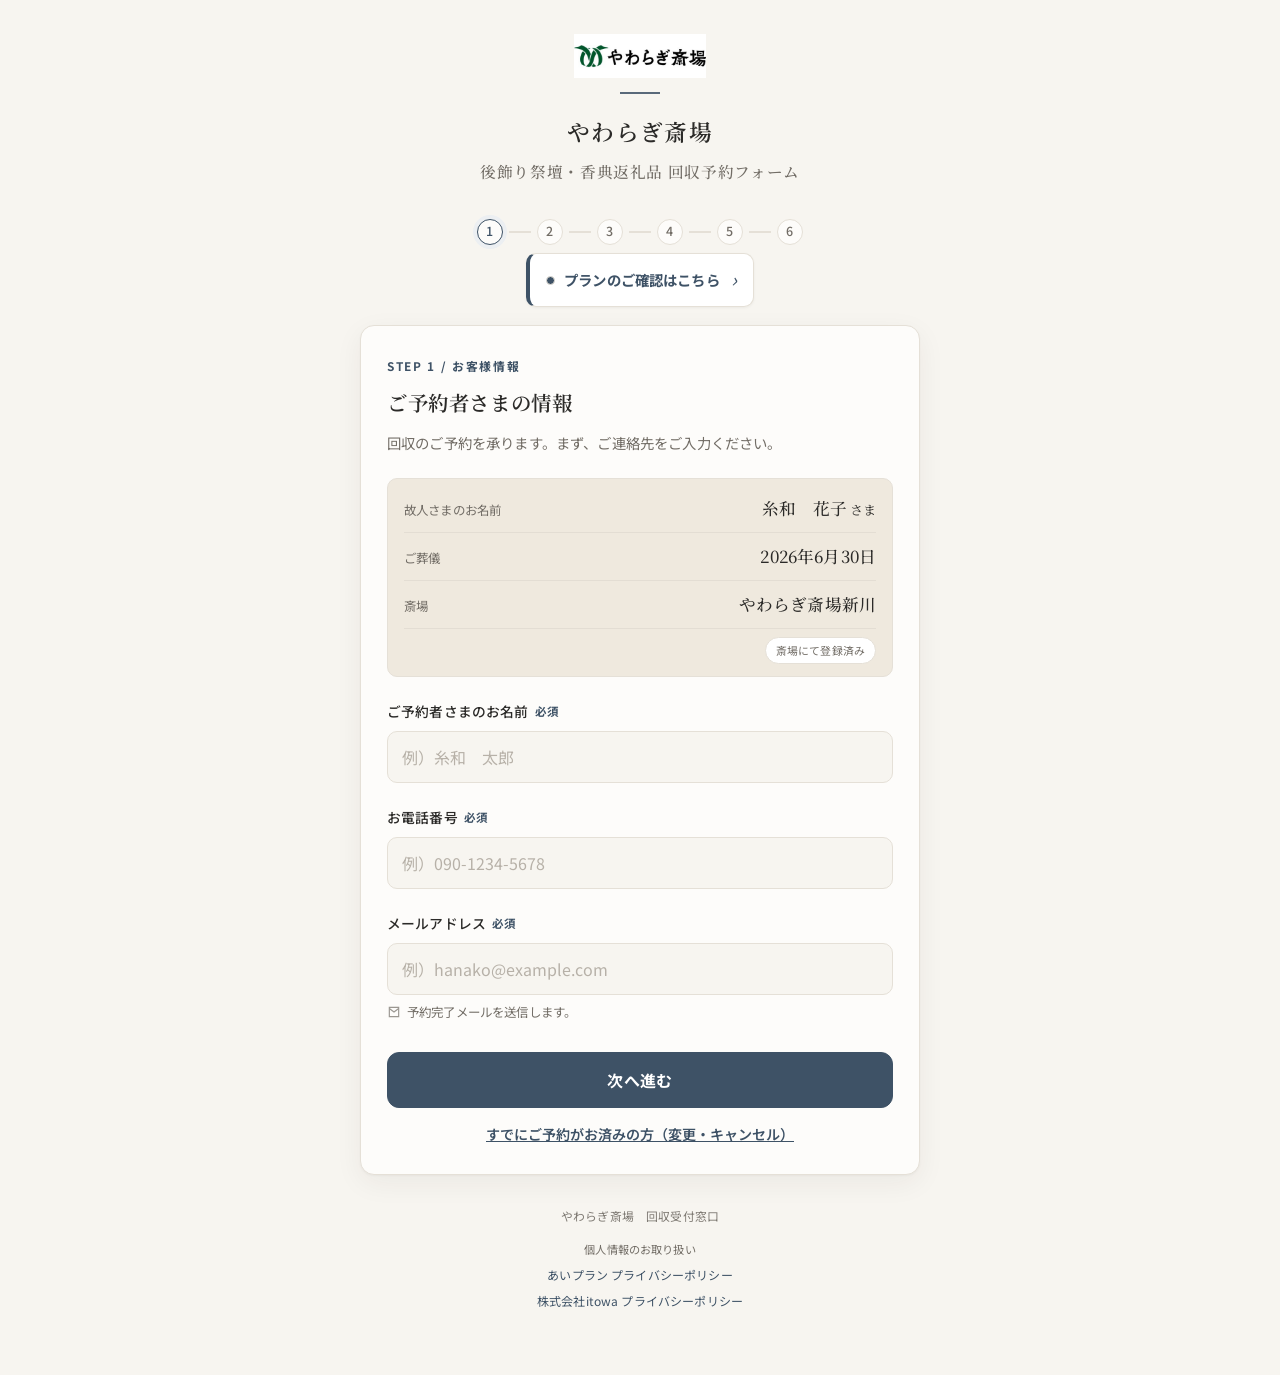
<file: kaishu_form_douo.html>
<!DOCTYPE html>
<html lang="ja">
<head>
<meta charset="UTF-8">
<meta name="viewport" content="width=device-width, initial-scale=1.0">
<title>回収予約フォーム</title>
<link rel="preconnect" href="https://fonts.googleapis.com">
<link rel="preconnect" href="https://fonts.gstatic.com" crossorigin>
<link href="https://fonts.googleapis.com/css2?family=Noto+Sans+JP:wght@400;500;700&family=Noto+Serif+JP:wght@400;500;600&display=swap" rel="stylesheet">
<style>
  :root{
    --paper:#F7F5F0; --card:#FDFCFA; --ink:#2B2A28; --ink-soft:#726D66;
    --ai:#3E5266; --ai-deep:#2F4152; --ai-tint:#ECEFF2;
    --line:#E5E0D7; --sand:#EFE9DE; --full:#A9796C;
    --shadow:0 1px 2px rgba(43,42,40,.04), 0 8px 28px rgba(43,42,40,.06); --radius:14px;
  }
  *{box-sizing:border-box;margin:0;padding:0}
  html{-webkit-text-size-adjust:100%}
  body{font-family:"Noto Sans JP",sans-serif;background:var(--paper);color:var(--ink);
    line-height:1.75;letter-spacing:.01em;-webkit-font-smoothing:antialiased;padding:0 16px 64px}
  .wrap{max-width:560px;margin:0 auto}
  header{padding:34px 0 10px;text-align:center}
  .form-logo{display:block;height:44px;width:auto;margin:0 auto 14px}
  .catalog-banner{margin:0 auto 4px;text-align:center}
  .catalog-banner .cat-link{padding:9px 16px;font-size:.9rem;border-radius:10px}
  .catalog-banner .cat-link .dot{width:7px;height:7px}
  .a-consent-inline{margin:14px 0 4px;font-size:.78rem;color:var(--ink-soft);line-height:1.7}
  .footer-privacy{display:flex;flex-direction:column;align-items:center;gap:5px;text-align:center;margin-top:12px}
  .footer-privacy span{font-size:.7rem;color:var(--ink-soft)}
  .footer-privacy a{font-size:.75rem;color:var(--ai);text-decoration:none}
  .footer-privacy a:hover{text-decoration:underline}
  .brand-rule{width:40px;height:2px;background:var(--ai);margin:0 auto 18px;opacity:.85}
  .hall{font-family:"Noto Serif JP",serif;font-size:1.42rem;font-weight:600;letter-spacing:.06em}
  .form-name{font-family:"Noto Serif JP",serif;font-size:.98rem;font-weight:500;color:var(--ink-soft);margin-top:6px;letter-spacing:.04em}
  .steps{display:flex;align-items:center;justify-content:center;gap:6px;margin:24px 0 8px;flex-wrap:wrap}
  .dot{width:26px;height:26px;border-radius:50%;border:1.5px solid var(--line);background:var(--card);
    color:var(--ink-soft);font-size:.78rem;font-weight:500;display:flex;align-items:center;justify-content:center;transition:.35s}
  .step-dot.done .dot{background:var(--ai);border-color:var(--ai);color:#fff}
  .step-dot.active .dot{border-color:var(--ai);color:var(--ai);box-shadow:0 0 0 4px var(--ai-tint)}
  .bar{width:22px;height:1.5px;background:var(--line);transition:.35s}
  .step-dot.done + .bar{background:var(--ai)}
  @media(max-width:420px){.bar{width:12px}}
  .screen{display:none;animation:rise .45s cubic-bezier(.22,.61,.36,1)}
  .screen.active{display:block}
  @keyframes rise{from{opacity:0;transform:translateY(10px)}to{opacity:1;transform:none}}
  .card{background:var(--card);border:1px solid var(--line);border-radius:var(--radius);box-shadow:var(--shadow);padding:30px 26px;margin-top:18px}
  .catalog-banner .cat-link{display:inline-flex;align-items:center;gap:9px;background:#fff;border:1px solid var(--line);border-left:4px solid var(--ai);font-weight:700;color:var(--ai);text-decoration:none;cursor:pointer;box-shadow:0 1px 3px rgba(0,0,0,.05)}
  .catalog-banner .cat-link .dot{width:9px;height:9px;border-radius:50%;background:var(--ai)}
  .catalog-banner .cat-link .arw{margin-left:2px;font-size:1.2rem;font-weight:400}
  .eyebrow{font-size:.74rem;letter-spacing:.14em;color:var(--ai);font-weight:700;margin-bottom:8px}
  .title{font-family:"Noto Serif JP",serif;font-size:1.28rem;font-weight:600;letter-spacing:.03em}
  .lead{font-size:.9rem;color:var(--ink-soft);margin-top:10px}
  .field{margin-top:22px}
  label.lbl{display:block;font-size:.86rem;font-weight:500;margin-bottom:8px}
  .req{color:var(--ai);font-size:.72rem;font-weight:700;margin-left:6px;vertical-align:1px}
  .opt{color:var(--ink-soft);font-size:.72rem;margin-left:6px}
  input[type=text],input[type=email],input[type=tel]{width:100%;font-family:inherit;font-size:1rem;color:var(--ink);
    background:var(--paper);border:1.5px solid var(--line);border-radius:10px;padding:13px 14px;transition:.2s}
  input:focus{outline:none;border-color:var(--ai);box-shadow:0 0 0 4px var(--ai-tint);background:#fff}
  input::placeholder{color:#B7B1A8}
  .hint{font-size:.78rem;color:var(--ink-soft);margin-top:7px;display:flex;align-items:flex-start;gap:6px}
  .hint svg{flex:none;margin-top:3px;opacity:.7}
  .fixed-panel{background:var(--sand);border:1.5px solid var(--line);border-radius:10px;padding:6px 16px 12px}
  .fixed-panel .cap{display:flex;justify-content:flex-end;padding-top:8px}
  .fixed-panel .cap span{font-size:.68rem;color:var(--ink-soft);background:#fff;border:1px solid var(--line);border-radius:20px;padding:3px 10px}
  .fixed-row{display:flex;align-items:baseline;justify-content:space-between;gap:14px;padding:9px 0;border-bottom:1px solid rgba(0,0,0,.05)}
  .fixed-row:last-of-type{border-bottom:none}
  .fixed-row .fk{font-size:.78rem;color:var(--ink-soft);flex:none}
  .fixed-row .fv{font-family:"Noto Serif JP",serif;font-size:1.04rem;font-weight:500;text-align:right}
  .fixed-row .fv .suf{font-size:.82rem;font-weight:400;margin-left:2px}
  .err{color:var(--full);font-size:.78rem;margin-top:6px;display:none}
  input.invalid{border-color:var(--full)}
  .q{margin-top:26px}
  .q:first-child{margin-top:6px}
  .q-text{font-size:.98rem;font-weight:500;margin-bottom:12px}
  .q-num{font-family:"Noto Serif JP",serif;color:var(--ai);font-weight:600;margin-right:8px}
  .yn{display:grid;grid-template-columns:1fr 1fr;gap:12px}
  .yn button{font-family:inherit;font-size:1rem;font-weight:500;cursor:pointer;background:var(--card);
    border:1.5px solid var(--line);border-radius:12px;padding:15px;color:var(--ink);transition:.18s}
  .yn button:hover{border-color:var(--ai);background:#fff}
  .yn button.sel{border-color:var(--ai);background:var(--ai-tint);color:var(--ai-deep);font-weight:700;box-shadow:0 0 0 3px var(--ai-tint)}
  .yn button.sel-no{border-color:var(--ink-soft);background:#F1EEE9;color:var(--ink)}
  .area-grid{display:grid;grid-template-columns:1fr;gap:9px;margin-top:22px}
  .region-badge{display:inline-flex;align-items:center;gap:7px;background:var(--sand);border:1px solid var(--line);border-radius:999px;padding:6px 14px;font-size:.82rem;font-weight:700;color:var(--ink);margin-bottom:12px}
  .region-badge .dot{width:8px;height:8px;border-radius:50%;background:var(--ai)}
  .region-acc{border:1px solid var(--line);border-radius:14px;margin-bottom:12px;overflow:hidden;background:#fff}
  .region-head{width:100%;display:flex;align-items:center;gap:10px;background:var(--sand);border:none;border-bottom:1px solid transparent;padding:15px 18px;font-family:inherit;font-size:1.05rem;font-weight:700;color:var(--ink);cursor:pointer}
  .region-head.open{border-bottom-color:var(--line)}
  .region-head .rh-sub{font-size:.74rem;font-weight:600;color:var(--ink-soft)}
  .region-head .r-caret{margin-left:auto;transition:transform .2s;color:var(--ink-soft);font-size:.9rem}
  .region-head.open .r-caret{transform:rotate(180deg)}
  .region-body{padding:16px}
  .region-body .area-grid{margin-top:0}
  .area-card{width:100%;text-align:left;border:1.5px solid var(--line);background:var(--paper);border-radius:12px;padding:15px 16px;cursor:pointer;font-family:inherit;transition:.12s;display:flex;align-items:center;justify-content:space-between}
  .area-card:hover{border-color:var(--ai);background:#fff}
  .area-card.sel{border-color:var(--ai);background:var(--ai-tint);box-shadow:0 0 0 2px var(--ai-tint)}
  .area-card .an{font-size:1rem;font-weight:700;color:var(--ink)}
  .area-card.sel .an{color:var(--ai-deep)}
  .an-caret{color:var(--ink-soft);transition:.15s}
  .area-card.open .an-caret{transform:rotate(180deg);color:var(--ai)}
  .area-expand{display:flex;flex-direction:column;gap:9px}
  .area-subwrap{display:flex;flex-direction:column;gap:8px;padding-left:14px;border-left:2px solid var(--ai-tint);margin-left:4px}
  .area-sub{width:100%;text-align:left;border:1.5px solid var(--line);background:#fff;border-radius:10px;padding:12px 14px;cursor:pointer;font-family:inherit;transition:.12s}
  .area-sub:hover{border-color:var(--ai)}
  .area-sub.sel{border-color:var(--ai);background:var(--ai-tint);box-shadow:0 0 0 2px var(--ai-tint)}
  .area-sub .an{font-size:.95rem;font-weight:700;color:var(--ink);display:block}
  .area-sub .sub-note{font-size:.76rem;color:var(--ink-soft);margin-top:2px;display:block}
  .a-fixed{background:var(--ai-tint);border:1px solid var(--line);border-radius:12px;padding:12px 16px;margin-bottom:16px}
  .a-fixed .af-label{font-size:.72rem;color:var(--ink-soft);font-weight:600}
  .a-fixed .af-val{font-size:1.05rem;font-weight:700;color:var(--ai-deep);margin-top:2px}
  .a-fixed .af-note{font-size:.76rem;color:var(--ai);margin-top:3px;font-weight:600}
  .managed-badge{display:inline-flex;align-items:center;gap:8px;background:#e7f4ee;border:1px solid #bfe3d1;color:#1f7a56;font-weight:700;font-size:.95rem;border-radius:999px;padding:9px 18px;margin-bottom:14px}
  .mg-actions{display:flex;flex-direction:column;gap:12px;margin-top:12px}
  .mg-link{margin-top:16px;font-size:.9rem}
  .btn-danger{background:#fff;border:1.5px solid #d98a84;color:#B23B3B}
  .btn-danger:hover{background:#fbe9e7;border-color:#B23B3B}
  .s1-managed-link{display:block;width:100%;text-align:center;margin-top:16px;background:none;border:none;color:var(--ai);font-family:inherit;font-size:.88rem;font-weight:600;cursor:pointer;text-decoration:underline}
  .area-grid button{font-family:inherit;cursor:pointer;text-align:left;background:var(--card);
    border:1.5px solid var(--line);border-radius:12px;padding:15px 16px;color:var(--ink);transition:.18s;
    display:flex;align-items:flex-start;gap:11px}
  .area-grid button:hover{border-color:var(--ai);background:#fff}
  .area-grid button.sel{border-color:var(--ai);background:var(--ai-tint);box-shadow:0 0 0 3px var(--ai-tint)}
  .area-grid button .mk{width:9px;height:9px;border-radius:50%;border:1.5px solid var(--line);flex:none;margin-top:8px}
  .area-grid button.sel .mk{background:var(--ai);border-color:var(--ai)}
  .area-grid .atext{display:flex;flex-direction:column}
  .area-grid .an{font-size:.98rem;font-weight:700}
  .area-grid button.sel .an{color:var(--ai-deep)}
  .area-grid .anote{font-size:.82rem;font-weight:700;color:var(--ink-soft);margin-top:3px;line-height:1.55}
  input.ro{background:var(--sand)!important;color:var(--ink-soft);cursor:not-allowed}
  .afield{margin-top:18px}
  .abadge{display:inline-block;font-size:.72rem;font-weight:700;color:#fff;border-radius:6px;padding:3px 13px;margin-bottom:9px;letter-spacing:.06em}
  .abadge.req{background:#dd6a52}
  .abadge.opt{background:#8a8a8a}
  .afield .lbl{display:block;font-size:.82rem;color:var(--ink-soft);margin-bottom:7px;font-weight:500}
  .a-selwrap{position:relative}
  .a-selwrap select{width:100%;font-family:inherit;font-size:1rem;color:var(--ink);background:var(--paper);border:1.5px solid var(--line);border-radius:10px;padding:13px 42px 13px 14px;appearance:none;-webkit-appearance:none;cursor:pointer}
  .a-selwrap select:focus{outline:none;border-color:var(--ai);box-shadow:0 0 0 4px var(--ai-tint);background:#fff}
  .a-selwrap select:disabled{background:var(--sand);color:var(--ink-soft);cursor:not-allowed}
  .a-selwrap::after{content:"";position:absolute;right:18px;top:calc(50% - 6px);width:9px;height:9px;border-right:2.4px solid var(--ai);border-bottom:2.4px solid var(--ai);transform:rotate(45deg);pointer-events:none}
  .a-zipbtn{margin-top:11px;border:1.6px solid var(--ink);background:#fff;border-radius:26px;padding:9px 24px;font-weight:700;font-size:.95rem;cursor:pointer;font-family:inherit;color:var(--ink)}
  .a-zipbtn:hover{background:var(--sand)}
  .a-zipmsg{font-size:.8rem;margin-top:9px;min-height:1em}
  .a-or{text-align:center;margin:24px 0 4px;position:relative}
  .a-or span{background:var(--card);position:relative;padding:0 16px;font-size:.86rem;color:var(--ink-soft);font-weight:700}
  .a-or:before{content:"";position:absolute;left:0;right:0;top:50%;height:1px;background:var(--line)}
  .a-heading{font-size:1.08rem;font-weight:700;margin:26px 0 2px;display:flex;align-items:center}
  .a-note{text-align:center;font-size:.8rem;color:var(--ink-soft);margin:20px 0 4px;line-height:1.6}
  .a-privacy{margin:14px 0 4px;padding:15px 16px;background:var(--sand);border-radius:12px}
  .a-privacy p{margin:0;font-size:.8rem;color:var(--ink-soft);line-height:1.7}
  .a-pplinks{display:flex;flex-direction:column;gap:9px;margin:11px 0 4px}
  .a-pplinks a{font-size:.86rem;font-weight:600;color:var(--ai);text-decoration:none;display:inline-flex;align-items:center;gap:6px;line-height:1.5}
  .a-pplinks a:hover{text-decoration:underline}
  .a-pplinks .ext{flex:none;opacity:.8}
  .a-consent{margin-top:10px!important;font-size:.76rem!important;color:var(--ink-soft)}
  .area-sched{display:inline-flex;align-items:center;gap:8px;background:var(--ai-tint);color:var(--ai-deep);
    font-size:.84rem;font-weight:600;border-radius:20px;padding:7px 15px;margin:14px 0 2px}
  .area-sched svg{opacity:.85}
  .cal-label{font-size:.86rem;font-weight:500;margin:22px 0 12px}
  .dates{display:flex;gap:10px;overflow-x:auto;padding-bottom:8px;-webkit-overflow-scrolling:touch;scroll-snap-type:x mandatory}
  .dates::-webkit-scrollbar{height:5px}
  .dates::-webkit-scrollbar-thumb{background:var(--line);border-radius:4px}
  .date-chip{scroll-snap-align:start;flex:none;width:64px;cursor:pointer;text-align:center;background:var(--card);
    border:1.5px solid var(--line);border-radius:12px;padding:11px 4px;transition:.18s}
  .date-chip:hover{border-color:var(--ai)}
  .date-chip.sel{border-color:var(--ai);background:var(--ai-tint);box-shadow:0 0 0 3px var(--ai-tint)}
  .date-chip .dow{font-size:.72rem;color:var(--ink-soft)}
  .date-chip.sun .dow{color:#B26A6A}
  .date-chip.sat .dow{color:#6A82B2}
  .date-chip .dnum{font-family:"Noto Serif JP",serif;font-size:1.24rem;font-weight:600;line-height:1.3}
  .date-chip .mon{font-size:.68rem;color:var(--ink-soft)}
  .date-chip.sel .dnum{color:var(--ai-deep)}
  .slots{display:grid;grid-template-columns:1fr 1fr;gap:10px;margin-top:6px}
  .slot{cursor:pointer;background:var(--card);border:1.5px solid var(--line);border-radius:11px;padding:12px 12px;
    transition:.18s;display:flex;justify-content:space-between;align-items:center}
  .slot:hover:not(.full){border-color:var(--ai)}
  .slot .time{font-size:.96rem;font-weight:500}
  .slot .avail{font-size:.72rem;color:var(--ink-soft)}
  .slot.sel{border-color:var(--ai);background:var(--ai-tint);box-shadow:0 0 0 3px var(--ai-tint)}
  .slot.sel .time{color:var(--ai-deep);font-weight:700}
  .slot.full{cursor:not-allowed;opacity:.5;background:#F2EFEA}
  .slot.full .avail{color:var(--full)}
  .review{margin-top:8px}
  .rrow{display:flex;justify-content:space-between;gap:16px;padding:14px 0;border-bottom:1px solid var(--line)}
  .rrow:last-child{border-bottom:none}
  .rrow .rk{font-size:.82rem;color:var(--ink-soft);flex:none;padding-top:2px}
  .rrow .rv{font-size:.96rem;font-weight:500;text-align:right}
  .rlist{font-size:.9rem;font-weight:500;text-align:right;line-height:1.7}
  .nav{display:flex;gap:12px;margin-top:28px}
  .btn{flex:1;font-family:inherit;font-size:1rem;font-weight:700;cursor:pointer;border-radius:12px;padding:15px;transition:.2s;letter-spacing:.03em}
  .btn-primary{background:var(--ai);color:#fff;border:1.5px solid var(--ai)}
  .btn-primary:hover{background:var(--ai-deep);border-color:var(--ai-deep)}
  .btn-primary:disabled{background:#C9C4BB;border-color:#C9C4BB;cursor:not-allowed}
  .btn-ghost{flex:0 0 auto;padding:15px 22px;background:transparent;color:var(--ink-soft);border:1.5px solid var(--line)}
  .btn-ghost:hover{border-color:var(--ink-soft);color:var(--ink)}
  .done-card{text-align:center;padding:44px 26px}
  .seal{width:66px;height:66px;margin:0 auto 22px;border-radius:50%;border:2px solid var(--ai);
    display:flex;align-items:center;justify-content:center;background:var(--ai-tint)}
  .done-title{font-family:"Noto Serif JP",serif;font-size:1.4rem;font-weight:600;letter-spacing:.05em}
  .done-lead{font-size:.92rem;color:var(--ink-soft);margin-top:14px}
  .mail-box{background:var(--paper);border:1px solid var(--line);border-radius:12px;padding:16px;margin-top:24px;text-align:left;display:flex;gap:12px;align-items:flex-start}
  .mail-box .mt{font-size:.86rem}
  .mail-box .me{font-weight:600}
  .footer-note{text-align:center;font-size:.74rem;color:var(--ink-soft);margin-top:30px;line-height:1.9;opacity:.9}
  .time-notice{display:flex;gap:11px;align-items:flex-start;background:#fbf4e6;border:1px solid #ecd9ac;border-radius:12px;padding:14px 16px;margin:16px 0 4px;font-size:.9rem;line-height:1.75;color:#7a5410}
  .time-notice svg{flex:none;margin-top:1px}
  .time-notice b{color:#6b4a10}

  /* ===== スマートフォン最適化 ===== */
  @media(max-width:480px){
    .wrap{padding-left:12px;padding-right:12px}
    .card{padding:22px 16px;border-radius:14px}
    .title{font-size:1.28rem;line-height:1.5}
    .lead{font-size:.9rem}
    .nav{flex-wrap:wrap;gap:10px}
    .nav .btn{flex:1;min-width:130px;justify-content:center}
    .btn{padding:14px 18px}
    .area-card,.area-sub{padding:15px 14px}
    .fixed-row{flex-direction:column;align-items:flex-start;gap:2px}
    .fixed-row .fk{font-size:.72rem}
    .rrow{grid-template-columns:1fr;gap:2px;padding:11px 0}
    .rrow .rk{font-size:.72rem;color:var(--ink-soft)}
    .footer-note{font-size:.68rem}
  }
</style>
</head>
<body>
<div class="wrap">
  <header>
    <img class="form-logo" src="[data-uri]" alt="やわらぎ斎場">
    <div class="brand-rule"></div>
    <div class="hall" id="hall"></div>
    <div class="form-name" id="formName"></div>
  </header>


  <div class="steps" id="steps"></div>

  <section class="screen active" id="s1">
    <div class="catalog-banner" id="catalogBanner" style="display:none">
    <a class="cat-link" onclick="openCatalog()"><i class="dot"></i><span>プランのご確認はこちら</span><i class="arw">›</i></a>
  </div>
    <div class="card">
      <div class="eyebrow" id="s1_eyebrow"></div>
      <div class="title" id="s1_title"></div>
      <p class="lead" id="s1_lead"></p>
      <div class="field"><div class="fixed-panel" id="fixedPanel"></div></div>
      <div id="fields"></div>
      <div class="nav"><button class="btn btn-primary" onclick="next1()">次へ進む</button></div>
      <button class="s1-managed-link" onclick="goManaged()">すでにご予約がお済みの方（変更・キャンセル）</button>
    </div>
  </section>

  <section class="screen" id="s2">
    <div class="card">
      <div class="eyebrow" id="s2_eyebrow"></div>
      <div class="title" id="s2_title"></div>
      <p class="lead" id="s2_lead"></p>
      <div id="questions"></div>
      <div class="nav">
        <button class="btn btn-ghost" onclick="go(1)">戻る</button>
        <button class="btn btn-primary" id="btn2" disabled onclick="next2()">次へ進む</button>
      </div>
    </div>
  </section>

  <section class="screen" id="s3">
    <div class="card">
      <div class="eyebrow" id="s3_eyebrow"></div>
      <div class="title" id="s3_title"></div>
      <p class="lead" id="s3_lead"></p>
      <div id="areas"></div>
      <div class="nav">
        <button class="btn btn-ghost" onclick="go(2)">戻る</button>
        <button class="btn btn-primary" id="btn3" disabled onclick="go(4)">次へ進む</button>
      </div>
    </div>
  </section>

  <section class="screen" id="s4">
    <div class="card">
      <div class="eyebrow" id="s4_eyebrow"></div>
      <div class="title" id="s4_title"></div>
      <p class="lead" id="s4_lead"></p>
      <div class="area-sched" id="areaSched"></div>
      <div class="cal-label">日付を選ぶ</div>
      <div class="dates" id="dates"></div>
      <div class="cal-label" id="slotLabel" style="display:none">時間を選ぶ</div>
      <div class="slots" id="slots"></div>
      <div class="nav">
        <button class="btn btn-ghost" onclick="go(3)">戻る</button>
        <button class="btn btn-primary" id="btn4" disabled onclick="go(5)">回収先の住所を入力</button>
      </div>
    </div>
  </section>

  <section class="screen" id="saddr">
    <div class="card">
      <div class="eyebrow">STEP 5 / 回収先のご住所</div>
      <div class="title">回収にお伺いするご住所</div>
      <p class="lead">選択された回収エリアに続けて、町村をお選びのうえ、以下住所をご入力ください。郵便番号は選択住所から自動で反映されます。</p>

      <div class="a-fixed" id="a-fixed"></div>

      <div class="afield" id="a-town-field">
        <span class="abadge req">必須</span>
        <label class="lbl" for="a-town">町村</label>
        <div class="a-selwrap"><select id="a-town" onchange="onTownChange()"><option value="">選択してください</option></select></div>
        <div class="err" id="e-town">町村をお選びください。</div>
      </div>

      <div class="afield">
        <label class="lbl" for="a-zip">郵便番号（選択住所から自動反映）</label>
        <input type="text" id="a-zip" class="ro" readonly placeholder="町村を選択すると反映されます">
      </div>

      <div class="afield">
        <span class="abadge req">必須</span>
        <label class="lbl" for="a-rest">以下住所（番地・建物名）</label>
        <input type="text" id="a-rest" placeholder="例）一条2丁目3-4 〇〇マンション101">
        <div class="err" id="e-rest">以下住所をご入力ください。</div>
      </div>

      <div class="a-note">※ご遺族に情報提供されますので、正確にご入力ください。</div>

      <p class="a-consent-inline">「予約内容を確認する」へ進むことで、フッター記載のプライバシーポリシー（あいプラン／株式会社itowa）に同意したものとみなします。ご入力の個人情報は回収業務のために利用します。</p>

      <div class="nav">
        <button class="btn btn-ghost" onclick="go(4)">戻る</button>
        <button class="btn btn-primary" onclick="nextAddr()">予約内容を確認する</button>
      </div>
    </div>
  </section>

  <section class="screen" id="s5">
    <div class="card">
      <div class="eyebrow" id="s5_eyebrow"></div>
      <div class="title" id="s5_title"></div>
      <p class="lead" id="s5_lead"></p>
      <div class="review" id="review"></div>
      <div class="time-notice">
        <svg width="20" height="20" viewBox="0 0 24 24" fill="none" stroke="#8a5a12" stroke-width="1.9" stroke-linecap="round" stroke-linejoin="round"><circle cx="12" cy="12" r="9"/><path d="M12 7v5l3 2"/></svg>
        <div>ご予約時間は<b>あくまで目安</b>となります。道路状況等により、到着時間が前後する場合がございますので、あらかじめご了承ください。</div>
      </div>
      <div class="nav">
        <button class="btn btn-ghost" onclick="go(5)">戻る</button>
        <button class="btn btn-primary" onclick="go(7)">この内容で予約する</button>
      </div>
    </div>
  </section>

  <section class="screen" id="s6">
    <div class="card done-card">
      <div class="seal"><svg width="30" height="30" viewBox="0 0 24 24" fill="none" stroke="#3E5266" stroke-width="2.2" stroke-linecap="round" stroke-linejoin="round"><path d="M20 6 9 17l-5-5"/></svg></div>
      <div class="done-title" id="doneTitle"></div>
      <p class="done-lead" id="doneLead"></p>
      <div class="mail-box">
        <svg width="20" height="20" viewBox="0 0 24 24" fill="none" stroke="#3E5266" stroke-width="1.8" style="flex:none;margin-top:2px"><rect x="3" y="5" width="18" height="14" rx="2"/><path d="m3 7 9 6 9-6"/></svg>
        <div class="mt">予約完了メールを <span class="me" id="doneMail">—</span> へお送りしました。<br>内容をご確認ください。</div>
      </div>
      <button class="btn btn-ghost mg-link" onclick="goManaged()">変更・キャンセルはこちら ›</button>
    </div>
  </section>

  <!-- 予約済み（変更・キャンセル入口：完了メール／個別URLからのアクセス） -->
  <section class="screen" id="s-managed">
    <div class="card">
      <div class="managed-badge"><svg width="18" height="18" viewBox="0 0 24 24" fill="none" stroke="#2a8f6b" stroke-width="2.4" stroke-linecap="round" stroke-linejoin="round"><path d="M20 6 9 17l-5-5"/></svg>ご予約は登録済みです</div>
      <p class="lead">現在のご予約内容です。変更・キャンセルは下記からお手続きいただけます。</p>
      <div class="review" id="mg-review"></div>
      <div class="a-heading" style="margin-top:22px">変更・キャンセルはこちら</div>
      <div class="mg-actions">
        <button class="btn btn-primary" onclick="startChange()">予約内容を変更する</button>
        <button class="btn btn-danger" onclick="prepCancel()">予約をキャンセルする</button>
      </div>
    </div>
  </section>

  <!-- 予約変更 -->
  <section class="screen" id="s-change">
    <div class="card">
      <div class="eyebrow">予約の変更</div>
      <div class="title">変更する項目を修正</div>
      <p class="lead">変更したい箇所だけ修正し、再登録してください。登録時の内容が入っています。</p>
      <div class="a-fixed" id="c-area"></div>
      <div class="cal-label">回収日を選ぶ（空き枠から選択）</div>
      <div class="dates" id="c-dates"></div>
      <div class="cal-label" id="c-slotLabel" style="display:none">回収時間を選ぶ</div>
      <div class="slots" id="c-slots"></div>
      <div class="err" id="c-dt-err">回収日・時間をお選びください。</div>
      <div class="afield" id="c-town-field"><span class="abadge req">必須</span><label class="lbl" for="c-town">町村</label><div class="a-selwrap"><select id="c-town" onchange="cTownZip()"><option value="">選択してください</option></select></div></div>
      <div class="field"><label class="lbl" for="c-zip">郵便番号（自動反映）</label><input type="text" id="c-zip" class="ro" readonly></div>
      <div class="afield"><span class="abadge req">必須</span><label class="lbl" for="c-rest">以下住所（番地・建物名）</label><input type="text" id="c-rest"><div class="err" id="c-rest-err">以下住所をご入力ください。</div></div>
      <div class="nav">
        <button class="btn btn-ghost" onclick="goScreen('s-managed')">戻る</button>
        <button class="btn btn-primary" onclick="confirmChange()">変更を確定する</button>
      </div>
    </div>
  </section>

  <!-- 変更完了 -->
  <section class="screen" id="s-changed">
    <div class="card done-card">
      <div class="seal"><svg width="30" height="30" viewBox="0 0 24 24" fill="none" stroke="#3E5266" stroke-width="2.2" stroke-linecap="round" stroke-linejoin="round"><path d="M20 6 9 17l-5-5"/></svg></div>
      <div class="done-title">ご予約を変更しました</div>
      <p class="done-lead">変更後の内容でお伺いいたします。<br>変更完了メールをお送りしました。</p>
      <div class="review" id="cd-review" style="text-align:left"></div>
      <div class="nav" style="justify-content:center;margin-top:18px"><button class="btn btn-ghost" onclick="renderManaged();goScreen('s-managed')">予約内容に戻る</button></div>
    </div>
  </section>

  <!-- キャンセル確認 -->
  <section class="screen" id="s-cancel">
    <div class="card">
      <div class="eyebrow" style="color:#B23B3B">予約のキャンセル</div>
      <div class="title">ご予約をキャンセルします</div>
      <p class="lead">以下のご予約をキャンセルします。よろしいですか？</p>
      <div class="review" id="cx-review"></div>
      <div class="a-note" style="margin-top:14px">※キャンセル後の再予約は、あらためて予約フォームからお手続きください。</div>
      <div class="nav">
        <button class="btn btn-ghost" onclick="goScreen('s-managed')">戻る</button>
        <button class="btn btn-danger" onclick="confirmCancel()">キャンセルを確定する</button>
      </div>
    </div>
  </section>

  <!-- キャンセル完了 -->
  <section class="screen" id="s-cancelled">
    <div class="card done-card">
      <div class="seal" style="border-color:#e6bdb8;background:#fbe9e7"><svg width="26" height="26" viewBox="0 0 24 24" fill="none" stroke="#B23B3B" stroke-width="2.2" stroke-linecap="round"><path d="M18 6 6 18M6 6l12 12"/></svg></div>
      <div class="done-title">予約をキャンセルしました</div>
      <p class="done-lead">キャンセル完了メールをお送りしました。<br>またのご利用をお待ちしております。</p>
    </div>
  </section>

  <section class="screen" id="s0end">
    <div class="card done-card">
      <div class="seal" style="border-color:var(--ink-soft);background:var(--sand)"><svg width="28" height="28" viewBox="0 0 24 24" fill="none" stroke="#726D66" stroke-width="2" stroke-linecap="round" stroke-linejoin="round"><path d="M20 6 9 17l-5-5"/></svg></div>
      <div class="done-title" id="endTitle"></div>
      <p class="done-lead" id="endLead"></p>
    </div>
  </section>

  <div class="footer-note" id="footer"></div>
  <div class="footer-privacy"><span>個人情報のお取り扱い</span><a href="https://www.apg-aiplan.com/privacy/" target="_blank" rel="noopener noreferrer">あいプラン プライバシーポリシー</a><a href="https://itowa71.com/privacy_policy" target="_blank" rel="noopener noreferrer">株式会社itowa プライバシーポリシー</a></div>
</div>

<script>
/* ===== 予約フォーム PDFカタログ（道央/道北・仮ファイル埋め込み） ===== */
var FORM_CATALOG={
  '道央':{label:'プランのご確認はこちら',pdf:"[data-uri]"},
  '道北':{label:'プランのご確認はこちら',pdf:""}
};
var catFormRegion='道央';
FORM_CATALOG['道北'].pdf=FORM_CATALOG['道央'].pdf; /* 道北も同カタログを既定共有（管理画面で個別設定可） */
/* 自動配信リンクの地域（?r=douo/dohoku/道央/道北）で道央・道北を切替 */
function resolveFormRegion(){
  try{
    var q=new URLSearchParams(location.search); var r=(q.get('r')||q.get('region')||'').toLowerCase();
    if(r==='dohoku'||r==='道北'||r==='hokku') return '道北';
    if(r==='douo'||r==='道央'||r==='chuo') return '道央';
  }catch(e){}
  return null; /* 指定なし＝両地域表示・カタログは道央 */
}
var FORM_REGION='道央';/* 道央エリア専用ファイル */
if(FORM_REGION){ catFormRegion=FORM_REGION; }
function setCatalogRegion(r){ if(FORM_CATALOG[r]){catFormRegion=r; renderCatalog();} }
function renderCatalog(){
  var c=FORM_CATALOG[catFormRegion]||{}; var el=document.getElementById('catalogBanner');
  if(!el) return;
  if(!c.pdf){ el.style.display='none'; return; }
  el.style.display=''; el.querySelector('.cat-link span').textContent=c.label||'プランのご確認はこちら';
}
function openCatalog(){
  var c=FORM_CATALOG[catFormRegion]; if(!c||!c.pdf) return;
  try{
    var b64=c.pdf.split(',')[1]; var bin=atob(b64); var arr=new Uint8Array(bin.length);
    for(var i=0;i<bin.length;i++)arr[i]=bin.charCodeAt(i);
    var blob=new Blob([arr],{type:'application/pdf'}); var url=URL.createObjectURL(blob);
    window.open(url,'_blank');
  }catch(e){ window.open(c.pdf,'_blank'); }
}
const CONFIG = {
  "hall": "やわらぎ斎場",
  "formName": "後飾り祭壇・香典返礼品 回収予約フォーム",
  "footer": [
    "やわらぎ斎場　回収受付窓口",
    ""
  ],
  "fixedInfo": [
    {
      "label": "故人さまのお名前",
      "value": "糸和　花子",
      "suffix": "さま"
    },
    {
      "label": "ご葬儀",
      "value": "2026年6月30日",
      "suffix": ""
    },
    {
      "label": "斎場",
      "value": "やわらぎ斎場新川",
      "suffix": ""
    }
  ],
  "fixedCaption": "斎場にて登録済み",
  "fields": [
    {
      "id": "reserver",
      "label": "ご予約者さまのお名前",
      "type": "text",
      "placeholder": "例）糸和　太郎",
      "required": true,
      "hint": "",
      "error": "お名前をご入力ください。"
    },
    {
      "id": "tel",
      "label": "お電話番号",
      "type": "tel",
      "placeholder": "例）090-1234-5678",
      "required": true,
      "hint": "",
      "error": "お電話番号を正しくご入力ください。"
    },
    {
      "id": "email",
      "label": "メールアドレス",
      "type": "email",
      "placeholder": "例）hanako@example.com",
      "required": true,
      "hint": "予約完了メールを送信します。",
      "error": "メールアドレスを正しくご入力ください。"
    }
  ],
  "questions": [
    {
      "id": "q1",
      "text": "後飾り祭壇の回収はありますか？",
      "label": "後飾り祭壇の回収",
      "yes": "はい",
      "no": "いいえ"
    },
    {
      "id": "q2",
      "text": "枕机（まくらづくえ）の回収はありますか？",
      "label": "枕机の回収",
      "yes": "はい",
      "no": "いいえ"
    },
    {
      "id": "q3",
      "text": "香典返礼品のあまりはありますか？",
      "label": "香典返礼品のあまり",
      "yes": "はい",
      "no": "いいえ"
    }
  ],
  "areas": [
    {
      "name": "札幌",
      "note": "石狩市花川南・花川北はこちらを選択",
      "days": "all",
      "slots": [
        [
          600,
          660
        ],
        [
          660,
          720
        ],
        [
          720,
          780
        ],
        [
          780,
          840
        ],
        [
          840,
          900
        ],
        [
          900,
          960
        ],
        [
          960,
          1020
        ],
        [
          1020,
          1080
        ]
      ],
      "capacity": 2
    },
    {
      "name": "小樽",
      "note": "",
      "days": "all",
      "slots": [
        [
          660,
          720
        ],
        [
          720,
          780
        ],
        [
          780,
          840
        ],
        [
          840,
          900
        ],
        [
          900,
          960
        ],
        [
          960,
          1020
        ]
      ],
      "capacity": 1
    },
    {
      "name": "石狩",
      "note": "花川南・花川北は「札幌」を選択",
      "days": [
        5
      ],
      "slots": [
        [
          600,
          660
        ],
        [
          720,
          780
        ],
        [
          840,
          900
        ],
        [
          960,
          1020
        ]
      ],
      "capacity": 1
    },
    {
      "name": "江別",
      "note": "",
      "days": [
        2,
        6
      ],
      "slots": [
        [
          600,
          660
        ],
        [
          720,
          780
        ],
        [
          840,
          900
        ],
        [
          960,
          1020
        ]
      ],
      "capacity": 1
    },
    {
      "name": "北広島・恵庭・千歳・空知郡・南幌町・夕張郡・長沼町",
      "note": "",
      "days": [
        0,
        3
      ],
      "slots": [
        [
          600,
          660
        ],
        [
          720,
          780
        ],
        [
          840,
          900
        ],
        [
          960,
          1020
        ]
      ],
      "capacity": 1
    }
  ],
  "display": {
    "dateCount": 8,
    "scanDays": 90
  },
  "msg": {
    "s1": {
      "eyebrow": "STEP 1 / お客様情報",
      "title": "ご予約者さまの情報",
      "lead": "回収のご予約を承ります。まず、ご連絡先をご入力ください。"
    },
    "s2": {
      "eyebrow": "STEP 2 / 回収内容の確認",
      "title": "回収するものはございますか",
      "lead": "当てはまるものをお選びください。すべて「いいえ」の場合は、回収不要として承ります。"
    },
    "s3": {
      "eyebrow": "STEP 3 / 訪問エリア",
      "title": "ご訪問先のエリア",
      "lead": "回収にお伺いするエリアをお選びください。エリアにより受付日・時間が異なります。"
    },
    "s4": {
      "eyebrow": "STEP 4 / 日時のご予約",
      "title": "回収の日時をお選びください",
      "lead": "選択したエリアの受付日・時間から、ご希望の枠をお選びください。"
    },
    "s5": {
      "eyebrow": "STEP 6 / ご予約内容の確認",
      "title": "内容をご確認ください",
      "lead": "下記の内容で回収のご予約を承ります。"
    },
    "done": {
      "title": "ご予約を承りました",
      "lead": "この度は、ご入力いただきありがとうございました。<br>担当者より、当日のご訪問にお伺いいたします。"
    },
    "end": {
      "title": "回収不要として承りました",
      "lead": "回収するものがないため、ご訪問の予約は不要です。<br>ご不明な点はやわらぎ斎場までお問い合わせください。"
    }
  }
};

const $=id=>document.getElementById(id);
const state={fields:{},answers:{},area:null,subCity:null,towns:[],subNote:null,date:null,slot:null,addr:null};
let currentScreen='s1';
const STEP_MAP={s1:1,s2:2,s3:3,s4:4,saddr:5,s5:6};
const DOW=['日','月','火','水','木','金','土'];
const mailIcon='<svg width="14" height="14" viewBox="0 0 24 24" fill="none" stroke="currentColor" stroke-width="2"><path d="M4 4h16v16H4z"/><path d="m4 6 8 6 8-6"/></svg>';
const clockIcon='<svg width="15" height="15" viewBox="0 0 24 24" fill="none" stroke="currentColor" stroke-width="2"><circle cx="12" cy="12" r="9"/><path d="M12 7v5l3 2"/></svg>';
function esc(s){return String(s).replace(/&/g,'&amp;').replace(/</g,'&lt;').replace(/>/g,'&gt;');}
function escA(s){return esc(s).replace(/"/g,'&quot;');}
function fmt(m){return Math.floor(m/60)+':'+String(m%60).padStart(2,'0');}

/* ---- ステップドット ---- */
function buildSteps(){
  const c=$('steps'); c.innerHTML='';
  for(let n=1;n<=6;n++){
    const d=document.createElement('div'); d.className='step-dot'; d.id='dot'+n;
    d.innerHTML='<div class="dot">'+n+'</div>'; c.appendChild(d);
    if(n<6){const b=document.createElement('div'); b.className='bar'; c.appendChild(b);}
  }
}
function paintSteps(active){
  for(let n=1;n<=6;n++){const d=$('dot'+n);d.classList.remove('active','done');
    if(n<active)d.classList.add('done'); else if(n===active)d.classList.add('active');}
}

/* ---- 画面遷移 ---- */
function show(id){
  $(currentScreen).classList.remove('active'); $(id).classList.add('active'); currentScreen=id;
  if(STEP_MAP[id]) paintSteps(STEP_MAP[id]);
  window.scrollTo({top:0,behavior:'smooth'});
}
function go(step){
  const map={1:'s1',2:'s2',3:'s3',4:'s4',5:'saddr',6:'s5',7:'s6'};
  $('steps').style.display='';
  if(step===4) buildCalendar();
  if(step===5) prepAddr();
  if(step===6) buildReview();
  if(step===7){ $('doneMail').textContent = state.fields.email || '—'; reg=snapshotReg(); }
  show(map[step]);
}
/* ---- 住所（プルダウン連動 / 郵便番号検索） ---- */
const HOKKAIDO={
  '札幌市':['中央区','北区','東区','白石区','厚別区','豊平区','清田区','南区','西区','手稲区'],
  '小樽市':['花園','稲穂','長橋','入船','奥沢'],
  '江別市':['野幌町','大麻','文京台','高砂町','萩ケ岡'],
  '石狩市':['花川南','花川北','花川東','樽川','親船町','本町'],
  '北広島市':['中央','大曲','西の里','虹ケ丘','美沢'],
  '恵庭市':['相生町','黄金中央','恵み野','和光町','住吉町'],
  '千歳市':['千代田町','清水町','末広','北栄','信濃'],
  '石狩郡':['当別町','新篠津村'],
  '空知郡':['南幌町','奈井江町','上砂川町'],
  '夕張郡':['長沼町','由仁町','栗山町'],
};
const ZIP_MAP={
  '0640801':['札幌市','中央区'],'0010010':['札幌市','北区'],'0030000':['札幌市','白石区'],
  '0470024':['小樽市','花園'],'0670031':['江別市','野幌町'],
  '0610111':['石狩市','花川南'],'0610112':['石狩市','花川北'],
  '0611111':['北広島市','中央'],'0610292':['石狩郡','当別町'],'0691800':['夕張郡','長沼町'],'0691100':['空知郡','南幌町'],
};
const TOWN_ZIP={}; Object.entries(ZIP_MAP).forEach(([z,ct])=>{TOWN_ZIP[ct[0]+'|'+ct[1]]=z;});
function fmtZip(z){return z&&z.length===7?z.slice(0,3)+'-'+z.slice(3):z;}
function initAddr(){}
function prepAddr(){
  const city=state.subCity||'', towns=state.towns||[];
  $('a-fixed').innerHTML='<div class="af-label">選択中の回収エリア</div><div class="af-val">北海道　'+esc(city)+'</div>'+(state.subNote?'<div class="af-note">'+esc(state.subNote)+'</div>':'');
  const tf=$('a-town-field');
  if(towns.length){ tf.style.display=''; $('a-town').innerHTML='<option value="">選択してください</option>'+towns.map(o=>'<option>'+o+'</option>').join(''); }
  else { tf.style.display='none'; $('a-town').innerHTML='<option value=""></option>'; }
  $('a-zip').value=''; $('e-town').style.display='none'; $('e-rest').style.display='none';
}
function onTownChange(){
  const town=$('a-town').value, z=TOWN_ZIP[(state.subCity||'')+'|'+town];
  $('a-zip').value = town ? (z?fmtZip(z):'（本番で自動反映）') : '';
}
function vShow(errId,cond,inpId){const e=$(errId),i=$(inpId);if(cond){e.style.display='none';i.classList.remove('invalid');return true;}e.style.display='block';i.classList.add('invalid');return false;}
function nextAddr(){
  const towns=state.towns||[], town=$('a-town').value, rest=$('a-rest').value.trim();
  let ok=true;
  if(towns.length) ok=vShow('e-town', town!=='', 'a-town')&&ok;
  ok=vShow('e-rest', rest!=='', 'a-rest')&&ok;
  if(!ok) return;
  const z=(TOWN_ZIP[(state.subCity||'')+'|'+town]||'');
  state.addr={zip:z,pref:'北海道',city:state.subCity||'',town:town,rest:rest};
  go(6);
}

/* ---- 静的テキスト ---- */
function initStatic(){
  $('hall').textContent=CONFIG.hall;
  $('formName').textContent=CONFIG.formName;
  $('footer').innerHTML=CONFIG.footer.filter(Boolean).map(esc).join('<br>');
  renderFixed(); if(typeof renderCatalog==='function')renderCatalog();
  ['s1','s2','s3','s4','s5'].forEach(s=>{
    $(s+'_eyebrow').textContent=CONFIG.msg[s].eyebrow;
    $(s+'_title').textContent=CONFIG.msg[s].title;
    $(s+'_lead').textContent=CONFIG.msg[s].lead;
  });
  $('doneTitle').textContent=CONFIG.msg.done.title; $('doneLead').innerHTML=CONFIG.msg.done.lead;
  $('endTitle').textContent=CONFIG.msg.end.title; $('endLead').innerHTML=CONFIG.msg.end.lead;
}

/* ---- 固定表示情報 ---- */
function fixedText(x){return esc(x.value)+(x.suffix?'<span class="suf">'+esc(x.suffix)+'</span>':'');}
function renderFixed(){
  const p=$('fixedPanel'); let h='';
  CONFIG.fixedInfo.forEach(x=>{ h+='<div class="fixed-row"><span class="fk">'+esc(x.label)+'</span><span class="fv">'+fixedText(x)+'</span></div>'; });
  if(CONFIG.fixedCaption) h+='<div class="cap"><span>'+esc(CONFIG.fixedCaption)+'</span></div>';
  p.innerHTML=h;
}

/* ---- STEP1 入力項目 ---- */
function inputType(t){return t==='email'?'email':(t==='tel'?'tel':'text');}
function inputExtra(t){
  if(t==='email')return 'inputmode="email" autocomplete="email"';
  if(t==='tel')return 'inputmode="tel" autocomplete="tel"';
  return 'autocomplete="name"';
}
function renderFields(){
  const c=$('fields'); c.innerHTML='';
  CONFIG.fields.forEach(f=>{
    const req=f.required?'<span class="req">必須</span>':'<span class="opt">任意</span>';
    let h='<label class="lbl" for="'+f.id+'">'+esc(f.label)+req+'</label>';
    h+='<input type="'+inputType(f.type)+'" id="'+f.id+'" placeholder="'+escA(f.placeholder)+'" '+inputExtra(f.type)+'>';
    if(f.hint) h+='<div class="hint">'+mailIcon+'<span>'+esc(f.hint)+'</span></div>';
    h+='<div class="err" id="e-'+f.id+'">'+esc(f.error)+'</div>';
    const w=document.createElement('div'); w.className='field'; w.innerHTML=h; c.appendChild(w);
  });
}
function setValid(id,ok){
  const inp=$(id), err=$('e-'+id);
  if(ok){inp.classList.remove('invalid');err.style.display='none';}
  else{inp.classList.add('invalid');err.style.display='block';}
}
function next1(){
  let ok=true;
  CONFIG.fields.forEach(f=>{
    const v=$(f.id).value.trim(); let valid=true;
    if(f.required && v==='') valid=false;
    else if(v!==''){
      if(f.type==='email') valid=/^[^\s@]+@[^\s@]+\.[^\s@]+$/.test(v);
      if(f.type==='tel')   valid=/^[0-9\-+\s()]{9,}$/.test(v);
    }
    setValid(f.id,valid);
    if(valid) state.fields[f.id]=v; else ok=false;
  });
  if(ok) go(2);
}

/* ---- STEP2 回収質問 ---- */
function renderQuestions(){
  const c=$('questions'); c.innerHTML='';
  CONFIG.questions.forEach((q,i)=>{
    const div=document.createElement('div'); div.className='q';
    div.innerHTML='<div class="q-text"><span class="q-num">Q'+(i+1)+'</span>'+esc(q.text)+'</div>';
    const yn=document.createElement('div'); yn.className='yn';
    [['yes',q.yes],['no',q.no]].forEach(([val,label])=>{
      const b=document.createElement('button'); b.textContent=label;
      b.onclick=()=>{
        state.answers[q.id]=val;
        [...yn.children].forEach(x=>x.classList.remove('sel','sel-no'));
        b.classList.add(val==='yes'?'sel':'sel-no');
        $('btn2').disabled=!CONFIG.questions.every(x=>state.answers[x.id]);
      };
      yn.appendChild(b);
    });
    div.appendChild(yn); c.appendChild(div);
  });
}
function next2(){
  const anyYes=CONFIG.questions.some(q=>state.answers[q.id]==='yes');
  if(anyYes) go(3); else { paintSteps(2); show('s0end'); }
}

/* ---- STEP3 エリア ---- */
/* ---- 回収エリア（フラット・指定順）。小エリア→所属する予約枠（親エリア） ---- */
const GRP='北広島・恵庭・千歳・空知郡・南幌町・夕張郡・長沼町';
const REGIONS_F=['道央','道北'];
const HOURLY8=[[600,660],[660,720],[720,780],[780,840],[840,900],[900,960],[960,1020],[1020,1080]];
CONFIG.areas.push(
  {name:'旭川市',note:'10時台のみ2件',days:'all',slots:HOURLY8,capacity:4,caps:[2,4,4,4,4,4,4,4]},
  {name:'深川市・滝川市',note:'',days:'all',slots:HOURLY8,capacity:1},
  {name:'名寄市・士別市',note:'',days:'all',slots:HOURLY8,capacity:1}
);
function capOfSlot(a,i){return (a.caps&&a.caps[i]!==undefined)?a.caps[i]:a.capacity;}
const areaByName=n=>CONFIG.areas.find(a=>a.name===n);
const AREA_CARDS=[
  {label:'札幌市',region:'道央',parent:'札幌',city:'札幌市',towns:HOKKAIDO['札幌市']},
  {label:'小樽市',region:'道央',parent:'小樽',city:'小樽市',towns:HOKKAIDO['小樽市']},
  {label:'石狩市',region:'道央',expand:[
     {label:'花川南・花川北',parent:'札幌',city:'石狩市',towns:['花川南','花川北'],note:'花川南・花川北 → 札幌枠'},
     {label:'石狩市（花川南・花川北 以外）',parent:'石狩',city:'石狩市',towns:['花川東','樽川','親船町','本町'],note:'花川以外 → 石狩枠'},
  ]},
  {label:'江別市',region:'道央',parent:'江別',city:'江別市',towns:HOKKAIDO['江別市']},
  {label:'北広島市',region:'道央',parent:GRP,city:'北広島市',towns:HOKKAIDO['北広島市']},
  {label:'恵庭市',region:'道央',parent:GRP,city:'恵庭市',towns:HOKKAIDO['恵庭市']},
  {label:'千歳市',region:'道央',parent:GRP,city:'千歳市',towns:HOKKAIDO['千歳市']},
  {label:'空知郡',region:'道央',parent:GRP,city:'空知郡',towns:HOKKAIDO['空知郡']},
  {label:'南幌町',region:'道央',parent:GRP,city:'空知郡南幌町',towns:[]},
  {label:'夕張郡',region:'道央',parent:GRP,city:'夕張郡',towns:HOKKAIDO['夕張郡']},
  {label:'長沼町',region:'道央',parent:GRP,city:'夕張郡長沼町',towns:[]},
  {label:'旭川市',region:'道北',parent:'旭川市',city:'旭川市',towns:[]},
  {label:'深川市',region:'道北',parent:'深川市・滝川市',city:'深川市',towns:[]},
  {label:'滝川市',region:'道北',parent:'深川市・滝川市',city:'滝川市',towns:[]},
  {label:'名寄市',region:'道北',parent:'名寄市・士別市',city:'名寄市',towns:[]},
  {label:'士別市',region:'道北',parent:'名寄市・士別市',city:'士別市',towns:[]},
];
function selectArea(opt,btn,c){
  state.area=areaByName(opt.parent); state.subCity=opt.city; state.towns=opt.towns||[]; state.subNote=opt.note||''; state.date=null; state.slot=null;
  [...c.querySelectorAll('.area-card,.area-sub')].forEach(x=>x.classList.remove('sel')); btn.classList.add('sel');
  $('btn3').disabled=false;
}
function renderAreas(){
  const c=$('areas'); c.innerHTML=''; if(FORM_REGION){var bd=document.createElement('div');bd.className='region-badge';bd.innerHTML='<i class="dot"></i>'+FORM_REGION+'エリア専用フォーム';c.appendChild(bd);} 
  (FORM_REGION?[FORM_REGION]:REGIONS_F).forEach((rg,ri)=>{
    const cards=AREA_CARDS.filter(card=>(card.region||'道央')===rg);
    if(!cards.length)return;
    const acc=document.createElement('div'); acc.className='region-acc';
    const head=document.createElement('button'); head.type='button'; head.className='region-head'+(ri===0?' open':'');
    head.innerHTML='<span class="rh-label">'+rg+'</span><span class="rh-sub">'+cards.length+'エリア</span><span class="r-caret">▾</span>';
    const body=document.createElement('div'); body.className='region-body'; body.style.display=ri===0?'block':'none';
    const grid=document.createElement('div'); grid.className='area-grid';
    cards.forEach(card=>{
      if(card.expand){
        const wrap=document.createElement('div'); wrap.className='area-expand';
        const b=document.createElement('button'); b.type='button'; b.className='area-card'; b.innerHTML='<span class="an">'+esc(card.label)+'</span><span class="an-caret">▾</span>';
        const sub=document.createElement('div'); sub.className='area-subwrap'; sub.style.display='none';
        card.expand.forEach(opt=>{
          const sb=document.createElement('button'); sb.type='button'; sb.className='area-sub';
          sb.innerHTML='<span class="an">'+esc(opt.label)+'</span><span class="sub-note">'+esc(opt.note||'')+'</span>';
          sb.onclick=()=>selectArea(opt,sb,c); sub.appendChild(sb);
        });
        b.onclick=()=>{ const open=sub.style.display==='none'; sub.style.display=open?'block':'none'; b.classList.toggle('open',open); };
        wrap.appendChild(b); wrap.appendChild(sub); grid.appendChild(wrap);
      }else{
        const b=document.createElement('button'); b.type='button'; b.className='area-card';
        b.innerHTML='<span class="an">'+esc(card.label)+'</span>';
        b.onclick=()=>selectArea(card,b,c); grid.appendChild(b);
      }
    });
    body.appendChild(grid);
    head.onclick=()=>{ const open=body.style.display==='none'; body.style.display=open?'block':'none'; head.classList.toggle('open',open); };
    acc.appendChild(head); acc.appendChild(body); c.appendChild(acc);
  });
}

/* ---- STEP4 エリア別カレンダー ---- */
let availability={};
function schedLabel(a){
  const days = a.days==='all' ? '毎日' : '毎週 '+a.days.map(x=>DOW[x]).join('・')+'曜';
  return a.name.replace(/（.*/,'') + '｜' + days;
}
function matchingDates(a){
  const out=[]; const today=new Date();
  const want = a.days==='all' ? null : new Set(a.days);
  for(let i=1;i<=CONFIG.display.scanDays && out.length<CONFIG.display.dateCount;i++){
    const d=new Date(today); d.setDate(today.getDate()+i);
    if(!want || want.has(d.getDay())) out.push(d);
  }
  return out;
}
function buildCalendar(){
  const a=state.area; if(!a) return;
  $('areaSched').innerHTML=clockIcon+'<span>'+esc(schedLabel(a))+'</span>';
  availability={};
  const c=$('dates'); c.innerHTML='';
  const dates=matchingDates(a);
  if(!dates.length){ c.innerHTML='<div style="font-size:.86rem;color:var(--ink-soft)">現在ご予約可能な日がありません。</div>'; }
  dates.forEach(d=>{
    const key=d.toISOString().slice(0,10);
    availability[key]=a.slots.map((s,i)=>{const cap=capOfSlot(a,i);const r=Math.random();return r<0.18?0:(cap>=2&&r<0.4?Math.max(1,cap-1):cap);});
    const chip=document.createElement('div');
    chip.className='date-chip'+(d.getDay()===0?' sun':'')+(d.getDay()===6?' sat':'');
    chip.innerHTML='<div class="dow">'+DOW[d.getDay()]+'</div><div class="dnum">'+d.getDate()+'</div><div class="mon">'+(d.getMonth()+1)+'月</div>';
    chip.onclick=()=>selectDate(key,chip,d);
    c.appendChild(chip);
  });
  $('slotLabel').style.display='none'; $('slots').innerHTML='';
  state.date=null; state.slot=null; $('btn4').disabled=true;
}
function selectDate(key,chip,d){
  [...$('dates').children].forEach(x=>x.classList.remove('sel')); chip.classList.add('sel');
  state.date={key,label:(d.getMonth()+1)+'月'+d.getDate()+'日（'+DOW[d.getDay()]+'）'};
  state.slot=null; $('btn4').disabled=true; renderSlots(key);
}
function renderSlots(key){
  $('slotLabel').style.display='block';
  const box=$('slots'); box.innerHTML='';
  const a=state.area, av=availability[key];
  a.slots.forEach((t,i)=>{
    const remain=av[i], full=remain===0;
    const el=document.createElement('div'); el.className='slot'+(full?' full':'');
    el.innerHTML='<span class="time">'+fmt(t[0])+'〜'+fmt(t[1])+'</span><span class="avail">'+(full?'満':'残り'+remain)+'</span>';
    if(!full) el.onclick=()=>{[...box.children].forEach(s=>s.classList.remove('sel'));el.classList.add('sel');
      state.slot=fmt(t[0])+'〜'+fmt(t[1]);$('btn4').disabled=false;};
    box.appendChild(el);
  });
}

/* ---- STEP5 確認 ---- */
function buildReview(){
  const items=CONFIG.questions.filter(q=>state.answers[q.id]==='yes').map(q=>q.label);
  const rows=CONFIG.fixedInfo.map(x=>[x.label, x.value+(x.suffix?' '+x.suffix:'')]);
  CONFIG.fields.forEach(f=>rows.push([f.label,state.fields[f.id]||'']));
  rows.push(['回収内容',items.join('<br>'),true]);
  rows.push(['訪問エリア',(state.subCity||'')+(state.subNote?'（'+state.subNote+'）':'')]);
  rows.push(['ご希望日',state.date?state.date.label:'']);
  rows.push(['ご希望時間',state.slot||'']);
  if(state.addr){const a=state.addr;const zp=a.zip&&a.zip.length===7?a.zip.slice(0,3)+'-'+a.zip.slice(3):a.zip;rows.push(['回収先住所',(zp?'〒'+zp+'　':'')+a.pref+a.city+(a.town||'')+(a.rest||'')]);}
  $('review').innerHTML=rows.map(r=>'<div class="rrow"><div class="rk">'+esc(r[0])+'</div><div class="'+(r[2]?'rlist':'rv')+'">'+r[1]+'</div></div>').join('');
}

/* ---- 予約変更・キャンセル（登録済み内容を保持し、変更箇所だけ再登録） ---- */
let reg=null;
function snapshotReg(){
  return {
    fixed: CONFIG.fixedInfo.slice(),
    contents: CONFIG.questions.filter(q=>state.answers[q.id]==='yes').map(q=>q.label),
    areaCfg: state.area, subCity: state.subCity, towns:(state.towns||[]).slice(), subNote: state.subNote,
    date: state.date, slot: state.slot,
    addr: state.addr?{...state.addr}:{zip:'',pref:'北海道',city:state.subCity||'',town:'',rest:''},
    fields:{...state.fields}
  };
}
function sampleReg(){
  const a=areaByName('札幌'); const ds=matchingDates(a); const d=ds.length?ds[Math.min(2,ds.length-1)]:new Date();
  const key=d.toISOString().slice(0,10), label=(d.getMonth()+1)+'月'+d.getDate()+'日（'+DOW[d.getDay()]+'）';
  return { fixed:CONFIG.fixedInfo.slice(), contents:(CONFIG.questions[0]?[CONFIG.questions[0].label]:[]),
    areaCfg:a, subCity:'札幌市', towns:HOKKAIDO['札幌市'], subNote:'',
    date:{key,label}, slot:'10:00〜11:00',
    addr:{zip:'0640801',pref:'北海道',city:'札幌市',town:'中央区',rest:'南2条西1丁目2-3'},
    fields:{reserver:'（ご登録者）',tel:'',email:''} };
}
function regRows(r){
  const rows=r.fixed.map(x=>[x.label, x.value+(x.suffix?' '+x.suffix:'')]);
  if(r.contents&&r.contents.length) rows.push(['回収内容', r.contents.join('<br>'), true]);
  rows.push(['訪問エリア',(r.subCity||'')+(r.subNote?'（'+r.subNote+'）':'')]);
  rows.push(['回収日', r.date?r.date.label:'']);
  rows.push(['回収時間', r.slot||'']);
  const a=r.addr, zp=a&&a.zip&&a.zip.length===7?fmtZip(a.zip):'';
  rows.push(['回収先住所', a?((zp?'〒'+zp+'　':'')+a.pref+(a.city||'')+(a.town||'')+(a.rest||'')):'']);
  return rows.map(rw=>'<div class="rrow"><div class="rk">'+esc(rw[0])+'</div><div class="'+(rw[2]?'rlist':'rv')+'">'+rw[1]+'</div></div>').join('');
}
function goScreen(id){ $('steps').style.display='none'; show(id); }
function goManaged(){ if(!reg) reg=sampleReg(); renderManaged(); goScreen('s-managed'); }
function renderManaged(){ $('mg-review').innerHTML=regRows(reg); }
function startChange(){
  $('c-area').innerHTML='<div class="af-label">訪問エリア（変更不可）</div><div class="af-val">北海道　'+esc(reg.subCity||'')+'</div>'+(reg.subNote?'<div class="af-note">'+esc(reg.subNote)+'</div>':'');
  cPending={date:null,slot:null};
  buildCalendarC();
  $('c-dt-err').style.display='none';
  const tf=$('c-town-field');
  if(reg.towns&&reg.towns.length){ tf.style.display=''; $('c-town').innerHTML='<option value="">選択してください</option>'+reg.towns.map(o=>'<option'+(o===reg.addr.town?' selected':'')+'>'+o+'</option>').join(''); }
  else { tf.style.display='none'; $('c-town').innerHTML='<option value=""></option>'; }
  cTownZip();
  $('c-rest').value = reg.addr?(reg.addr.rest||''):'';
  $('c-rest-err').style.display='none';
  goScreen('s-change');
}
let cAvail={}, cPending={date:null,slot:null};
function buildCalendarC(){
  const a=reg.areaCfg, c=$('c-dates'); c.innerHTML=''; cAvail={};
  const dates=matchingDates(a);
  dates.forEach(d=>{
    const key=d.toISOString().slice(0,10);
    cAvail[key]=a.slots.map((s,i)=>{const cap=capOfSlot(a,i);const r=Math.random();return r<0.18?0:(cap>=2&&r<0.4?Math.max(1,cap-1):cap);});
    const chip=document.createElement('div');
    chip.className='date-chip'+(d.getDay()===0?' sun':'')+(d.getDay()===6?' sat':'');
    chip.innerHTML='<div class="dow">'+DOW[d.getDay()]+'</div><div class="dnum">'+d.getDate()+'</div><div class="mon">'+(d.getMonth()+1)+'月</div>';
    chip.onclick=()=>selectDateC(key,chip,d);
    if(reg.date&&reg.date.key===key){ chip.classList.add('sel'); cPending.date={key,label:reg.date.label}; cPending.slot=reg.slot; }
    c.appendChild(chip);
  });
  if(cPending.date) renderSlotsC(cPending.date.key);
  else { $('c-slotLabel').style.display='none'; $('c-slots').innerHTML=''; }
}
function selectDateC(key,chip,d){
  [...$('c-dates').children].forEach(x=>x.classList.remove('sel')); chip.classList.add('sel');
  cPending.date={key,label:(d.getMonth()+1)+'月'+d.getDate()+'日（'+DOW[d.getDay()]+'）'};
  cPending.slot=null; renderSlotsC(key);
}
function renderSlotsC(key){
  $('c-slotLabel').style.display='block';
  const box=$('c-slots'); box.innerHTML='';
  const a=reg.areaCfg, av=cAvail[key]||a.slots.map((s,i)=>capOfSlot(a,i));
  a.slots.forEach((t,i)=>{
    const label=fmt(t[0])+'〜'+fmt(t[1]); let remain=av[i], full=remain===0;
    if(reg.slot===label && key===(reg.date&&reg.date.key)){ full=false; if(remain===0)remain=1; } // 現在の予約枠は選択可
    const el=document.createElement('div'); el.className='slot'+(full?' full':'');
    el.innerHTML='<span class="time">'+label+'</span><span class="avail">'+(full?'満':'残り'+remain)+'</span>';
    if(!full) el.onclick=()=>{[...box.children].forEach(s=>s.classList.remove('sel'));el.classList.add('sel'); cPending.slot=label; $('c-dt-err').style.display='none';};
    if(cPending.slot===label) el.classList.add('sel');
    box.appendChild(el);
  });
}
function cTownZip(){
  const town=$('c-town').value, z=TOWN_ZIP[(reg.subCity||'')+'|'+town];
  $('c-zip').value = (reg.towns&&reg.towns.length) ? (town?(z?fmtZip(z):'（本番で自動反映）'):'') : (reg.addr&&reg.addr.zip?fmtZip(reg.addr.zip):'');
}
function confirmChange(){
  if(!cPending.date||!cPending.slot){ $('c-dt-err').style.display='block'; window.scrollTo({top:0,behavior:'smooth'}); return; }
  const rest=$('c-rest').value.trim();
  if(rest===''){ $('c-rest-err').style.display='block'; $('c-rest').classList.add('invalid'); return; }
  $('c-rest').classList.remove('invalid');
  reg.date=cPending.date; reg.slot=cPending.slot;
  const town=(reg.towns&&reg.towns.length)?$('c-town').value:(reg.addr?reg.addr.town:'');
  const z=TOWN_ZIP[(reg.subCity||'')+'|'+town]||(reg.addr?reg.addr.zip:'')||'';
  reg.addr={zip:z,pref:'北海道',city:reg.subCity||'',town:town,rest:rest};
  $('cd-review').innerHTML=regRows(reg);
  goScreen('s-changed');
}
function prepCancel(){ $('cx-review').innerHTML=regRows(reg); goScreen('s-cancel'); }
function confirmCancel(){ goScreen('s-cancelled'); }


buildSteps(); paintSteps(1); initStatic(); renderFields(); renderQuestions(); renderAreas(); initAddr();
</script>
</body>
</html>
</file>
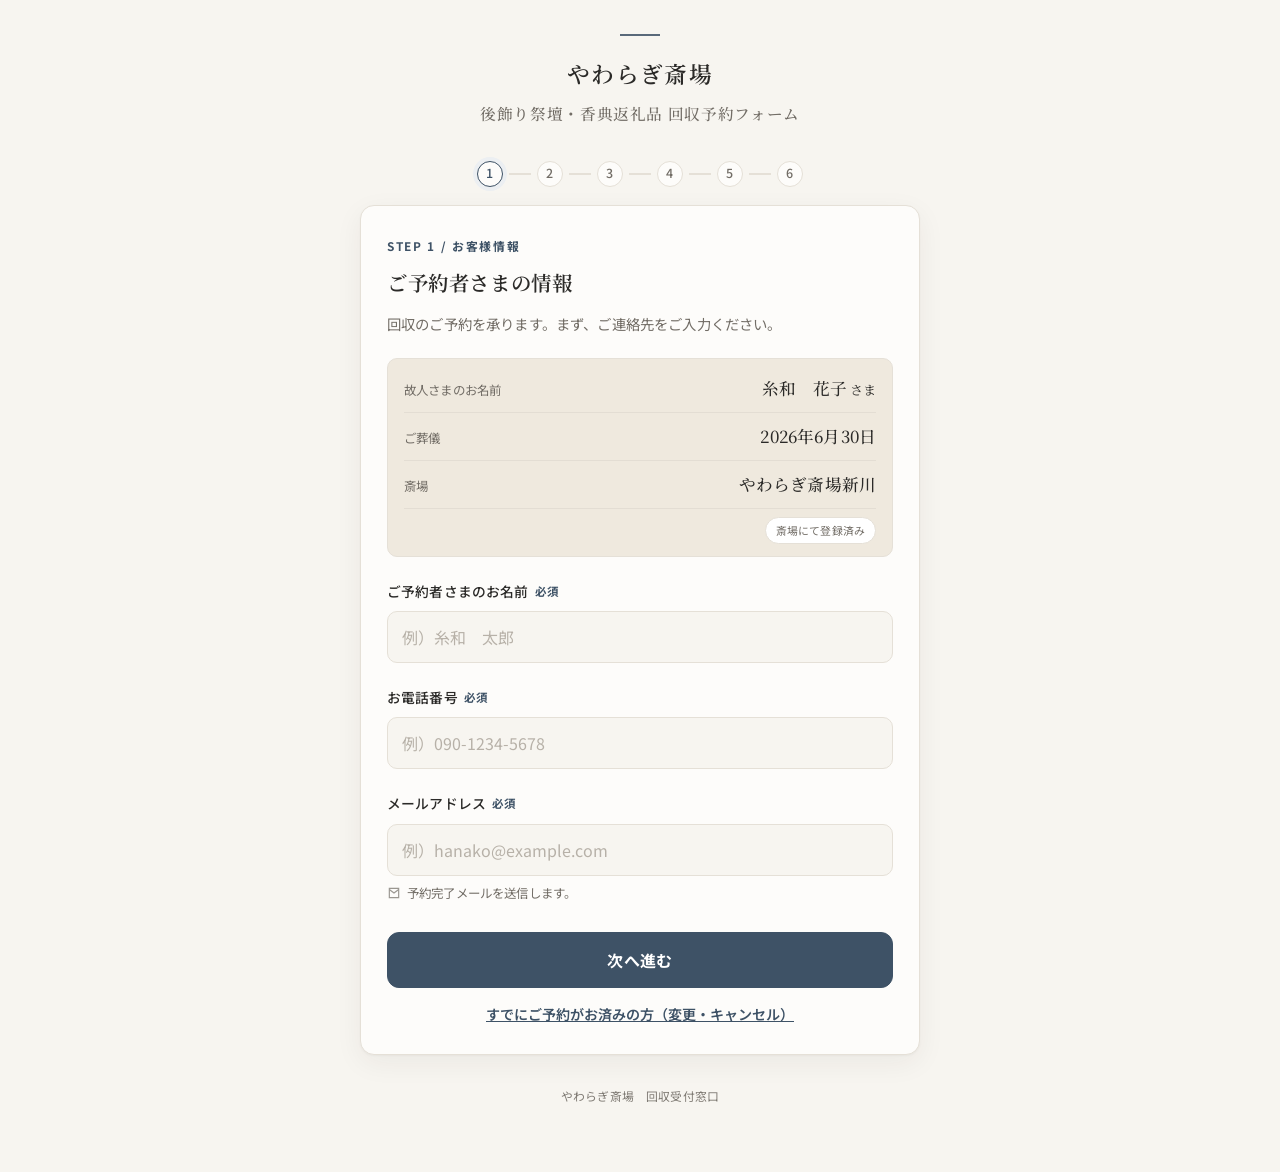
<file: yawaragi_reservation_form.html>
<!DOCTYPE html>
<html lang="ja">
<head>
<meta charset="UTF-8">
<meta name="viewport" content="width=device-width, initial-scale=1.0">
<title>回収予約フォーム</title>
<link rel="preconnect" href="https://fonts.googleapis.com">
<link rel="preconnect" href="https://fonts.gstatic.com" crossorigin>
<link href="https://fonts.googleapis.com/css2?family=Noto+Sans+JP:wght@400;500;700&family=Noto+Serif+JP:wght@400;500;600&display=swap" rel="stylesheet">
<style>
  :root{
    --paper:#F7F5F0; --card:#FDFCFA; --ink:#2B2A28; --ink-soft:#726D66;
    --ai:#3E5266; --ai-deep:#2F4152; --ai-tint:#ECEFF2;
    --line:#E5E0D7; --sand:#EFE9DE; --full:#A9796C;
    --shadow:0 1px 2px rgba(43,42,40,.04), 0 8px 28px rgba(43,42,40,.06); --radius:14px;
  }
  *{box-sizing:border-box;margin:0;padding:0}
  html{-webkit-text-size-adjust:100%}
  body{font-family:"Noto Sans JP",sans-serif;background:var(--paper);color:var(--ink);
    line-height:1.75;letter-spacing:.01em;-webkit-font-smoothing:antialiased;padding:0 16px 64px}
  .wrap{max-width:560px;margin:0 auto}
  header{padding:34px 0 10px;text-align:center}
  .brand-rule{width:40px;height:2px;background:var(--ai);margin:0 auto 18px;opacity:.85}
  .hall{font-family:"Noto Serif JP",serif;font-size:1.42rem;font-weight:600;letter-spacing:.06em}
  .form-name{font-family:"Noto Serif JP",serif;font-size:.98rem;font-weight:500;color:var(--ink-soft);margin-top:6px;letter-spacing:.04em}
  .steps{display:flex;align-items:center;justify-content:center;gap:6px;margin:24px 0 8px;flex-wrap:wrap}
  .dot{width:26px;height:26px;border-radius:50%;border:1.5px solid var(--line);background:var(--card);
    color:var(--ink-soft);font-size:.78rem;font-weight:500;display:flex;align-items:center;justify-content:center;transition:.35s}
  .step-dot.done .dot{background:var(--ai);border-color:var(--ai);color:#fff}
  .step-dot.active .dot{border-color:var(--ai);color:var(--ai);box-shadow:0 0 0 4px var(--ai-tint)}
  .bar{width:22px;height:1.5px;background:var(--line);transition:.35s}
  .step-dot.done + .bar{background:var(--ai)}
  @media(max-width:420px){.bar{width:12px}}
  .screen{display:none;animation:rise .45s cubic-bezier(.22,.61,.36,1)}
  .screen.active{display:block}
  @keyframes rise{from{opacity:0;transform:translateY(10px)}to{opacity:1;transform:none}}
  .card{background:var(--card);border:1px solid var(--line);border-radius:var(--radius);box-shadow:var(--shadow);padding:30px 26px;margin-top:18px}
  .eyebrow{font-size:.74rem;letter-spacing:.14em;color:var(--ai);font-weight:700;margin-bottom:8px}
  .title{font-family:"Noto Serif JP",serif;font-size:1.28rem;font-weight:600;letter-spacing:.03em}
  .lead{font-size:.9rem;color:var(--ink-soft);margin-top:10px}
  .field{margin-top:22px}
  label.lbl{display:block;font-size:.86rem;font-weight:500;margin-bottom:8px}
  .req{color:var(--ai);font-size:.72rem;font-weight:700;margin-left:6px;vertical-align:1px}
  .opt{color:var(--ink-soft);font-size:.72rem;margin-left:6px}
  input[type=text],input[type=email],input[type=tel]{width:100%;font-family:inherit;font-size:1rem;color:var(--ink);
    background:var(--paper);border:1.5px solid var(--line);border-radius:10px;padding:13px 14px;transition:.2s}
  input:focus{outline:none;border-color:var(--ai);box-shadow:0 0 0 4px var(--ai-tint);background:#fff}
  input::placeholder{color:#B7B1A8}
  .hint{font-size:.78rem;color:var(--ink-soft);margin-top:7px;display:flex;align-items:flex-start;gap:6px}
  .hint svg{flex:none;margin-top:3px;opacity:.7}
  .fixed-panel{background:var(--sand);border:1.5px solid var(--line);border-radius:10px;padding:6px 16px 12px}
  .fixed-panel .cap{display:flex;justify-content:flex-end;padding-top:8px}
  .fixed-panel .cap span{font-size:.68rem;color:var(--ink-soft);background:#fff;border:1px solid var(--line);border-radius:20px;padding:3px 10px}
  .fixed-row{display:flex;align-items:baseline;justify-content:space-between;gap:14px;padding:9px 0;border-bottom:1px solid rgba(0,0,0,.05)}
  .fixed-row:last-of-type{border-bottom:none}
  .fixed-row .fk{font-size:.78rem;color:var(--ink-soft);flex:none}
  .fixed-row .fv{font-family:"Noto Serif JP",serif;font-size:1.04rem;font-weight:500;text-align:right}
  .fixed-row .fv .suf{font-size:.82rem;font-weight:400;margin-left:2px}
  .err{color:var(--full);font-size:.78rem;margin-top:6px;display:none}
  input.invalid{border-color:var(--full)}
  .q{margin-top:26px}
  .q:first-child{margin-top:6px}
  .q-text{font-size:.98rem;font-weight:500;margin-bottom:12px}
  .q-num{font-family:"Noto Serif JP",serif;color:var(--ai);font-weight:600;margin-right:8px}
  .yn{display:grid;grid-template-columns:1fr 1fr;gap:12px}
  .yn button{font-family:inherit;font-size:1rem;font-weight:500;cursor:pointer;background:var(--card);
    border:1.5px solid var(--line);border-radius:12px;padding:15px;color:var(--ink);transition:.18s}
  .yn button:hover{border-color:var(--ai);background:#fff}
  .yn button.sel{border-color:var(--ai);background:var(--ai-tint);color:var(--ai-deep);font-weight:700;box-shadow:0 0 0 3px var(--ai-tint)}
  .yn button.sel-no{border-color:var(--ink-soft);background:#F1EEE9;color:var(--ink)}
  .area-grid{display:grid;grid-template-columns:1fr;gap:9px;margin-top:22px}
  .region-acc{border:1px solid var(--line);border-radius:14px;margin-bottom:12px;overflow:hidden;background:#fff}
  .region-head{width:100%;display:flex;align-items:center;gap:10px;background:var(--sand);border:none;border-bottom:1px solid transparent;padding:15px 18px;font-family:inherit;font-size:1.05rem;font-weight:700;color:var(--ink);cursor:pointer}
  .region-head.open{border-bottom-color:var(--line)}
  .region-head .rh-sub{font-size:.74rem;font-weight:600;color:var(--ink-soft)}
  .region-head .r-caret{margin-left:auto;transition:transform .2s;color:var(--ink-soft);font-size:.9rem}
  .region-head.open .r-caret{transform:rotate(180deg)}
  .region-body{padding:16px}
  .region-body .area-grid{margin-top:0}
  .area-card{width:100%;text-align:left;border:1.5px solid var(--line);background:var(--paper);border-radius:12px;padding:15px 16px;cursor:pointer;font-family:inherit;transition:.12s;display:flex;align-items:center;justify-content:space-between}
  .area-card:hover{border-color:var(--ai);background:#fff}
  .area-card.sel{border-color:var(--ai);background:var(--ai-tint);box-shadow:0 0 0 2px var(--ai-tint)}
  .area-card .an{font-size:1rem;font-weight:700;color:var(--ink)}
  .area-card.sel .an{color:var(--ai-deep)}
  .an-caret{color:var(--ink-soft);transition:.15s}
  .area-card.open .an-caret{transform:rotate(180deg);color:var(--ai)}
  .area-expand{display:flex;flex-direction:column;gap:9px}
  .area-subwrap{display:flex;flex-direction:column;gap:8px;padding-left:14px;border-left:2px solid var(--ai-tint);margin-left:4px}
  .area-sub{width:100%;text-align:left;border:1.5px solid var(--line);background:#fff;border-radius:10px;padding:12px 14px;cursor:pointer;font-family:inherit;transition:.12s}
  .area-sub:hover{border-color:var(--ai)}
  .area-sub.sel{border-color:var(--ai);background:var(--ai-tint);box-shadow:0 0 0 2px var(--ai-tint)}
  .area-sub .an{font-size:.95rem;font-weight:700;color:var(--ink);display:block}
  .area-sub .sub-note{font-size:.76rem;color:var(--ink-soft);margin-top:2px;display:block}
  .a-fixed{background:var(--ai-tint);border:1px solid var(--line);border-radius:12px;padding:12px 16px;margin-bottom:16px}
  .a-fixed .af-label{font-size:.72rem;color:var(--ink-soft);font-weight:600}
  .a-fixed .af-val{font-size:1.05rem;font-weight:700;color:var(--ai-deep);margin-top:2px}
  .a-fixed .af-note{font-size:.76rem;color:var(--ai);margin-top:3px;font-weight:600}
  .managed-badge{display:inline-flex;align-items:center;gap:8px;background:#e7f4ee;border:1px solid #bfe3d1;color:#1f7a56;font-weight:700;font-size:.95rem;border-radius:999px;padding:9px 18px;margin-bottom:14px}
  .mg-actions{display:flex;flex-direction:column;gap:12px;margin-top:12px}
  .mg-link{margin-top:16px;font-size:.9rem}
  .btn-danger{background:#fff;border:1.5px solid #d98a84;color:#B23B3B}
  .btn-danger:hover{background:#fbe9e7;border-color:#B23B3B}
  .s1-managed-link{display:block;width:100%;text-align:center;margin-top:16px;background:none;border:none;color:var(--ai);font-family:inherit;font-size:.88rem;font-weight:600;cursor:pointer;text-decoration:underline}
  .area-grid button{font-family:inherit;cursor:pointer;text-align:left;background:var(--card);
    border:1.5px solid var(--line);border-radius:12px;padding:15px 16px;color:var(--ink);transition:.18s;
    display:flex;align-items:flex-start;gap:11px}
  .area-grid button:hover{border-color:var(--ai);background:#fff}
  .area-grid button.sel{border-color:var(--ai);background:var(--ai-tint);box-shadow:0 0 0 3px var(--ai-tint)}
  .area-grid button .mk{width:9px;height:9px;border-radius:50%;border:1.5px solid var(--line);flex:none;margin-top:8px}
  .area-grid button.sel .mk{background:var(--ai);border-color:var(--ai)}
  .area-grid .atext{display:flex;flex-direction:column}
  .area-grid .an{font-size:.98rem;font-weight:700}
  .area-grid button.sel .an{color:var(--ai-deep)}
  .area-grid .anote{font-size:.82rem;font-weight:700;color:var(--ink-soft);margin-top:3px;line-height:1.55}
  input.ro{background:var(--sand)!important;color:var(--ink-soft);cursor:not-allowed}
  .afield{margin-top:18px}
  .abadge{display:inline-block;font-size:.72rem;font-weight:700;color:#fff;border-radius:6px;padding:3px 13px;margin-bottom:9px;letter-spacing:.06em}
  .abadge.req{background:#dd6a52}
  .abadge.opt{background:#8a8a8a}
  .afield .lbl{display:block;font-size:.82rem;color:var(--ink-soft);margin-bottom:7px;font-weight:500}
  .a-selwrap{position:relative}
  .a-selwrap select{width:100%;font-family:inherit;font-size:1rem;color:var(--ink);background:var(--paper);border:1.5px solid var(--line);border-radius:10px;padding:13px 42px 13px 14px;appearance:none;-webkit-appearance:none;cursor:pointer}
  .a-selwrap select:focus{outline:none;border-color:var(--ai);box-shadow:0 0 0 4px var(--ai-tint);background:#fff}
  .a-selwrap select:disabled{background:var(--sand);color:var(--ink-soft);cursor:not-allowed}
  .a-selwrap::after{content:"";position:absolute;right:18px;top:calc(50% - 6px);width:9px;height:9px;border-right:2.4px solid var(--ai);border-bottom:2.4px solid var(--ai);transform:rotate(45deg);pointer-events:none}
  .a-zipbtn{margin-top:11px;border:1.6px solid var(--ink);background:#fff;border-radius:26px;padding:9px 24px;font-weight:700;font-size:.95rem;cursor:pointer;font-family:inherit;color:var(--ink)}
  .a-zipbtn:hover{background:var(--sand)}
  .a-zipmsg{font-size:.8rem;margin-top:9px;min-height:1em}
  .a-or{text-align:center;margin:24px 0 4px;position:relative}
  .a-or span{background:var(--card);position:relative;padding:0 16px;font-size:.86rem;color:var(--ink-soft);font-weight:700}
  .a-or:before{content:"";position:absolute;left:0;right:0;top:50%;height:1px;background:var(--line)}
  .a-heading{font-size:1.08rem;font-weight:700;margin:26px 0 2px;display:flex;align-items:center}
  .a-note{text-align:center;font-size:.8rem;color:var(--ink-soft);margin:20px 0 4px;line-height:1.6}
  .a-privacy{margin:14px 0 4px;padding:15px 16px;background:var(--sand);border-radius:12px}
  .a-privacy p{margin:0;font-size:.8rem;color:var(--ink-soft);line-height:1.7}
  .a-pplinks{display:flex;flex-direction:column;gap:9px;margin:11px 0 4px}
  .a-pplinks a{font-size:.86rem;font-weight:600;color:var(--ai);text-decoration:none;display:inline-flex;align-items:center;gap:6px;line-height:1.5}
  .a-pplinks a:hover{text-decoration:underline}
  .a-pplinks .ext{flex:none;opacity:.8}
  .a-consent{margin-top:10px!important;font-size:.76rem!important;color:var(--ink-soft)}
  .area-sched{display:inline-flex;align-items:center;gap:8px;background:var(--ai-tint);color:var(--ai-deep);
    font-size:.84rem;font-weight:600;border-radius:20px;padding:7px 15px;margin:14px 0 2px}
  .area-sched svg{opacity:.85}
  .cal-label{font-size:.86rem;font-weight:500;margin:22px 0 12px}
  .dates{display:flex;gap:10px;overflow-x:auto;padding-bottom:8px;-webkit-overflow-scrolling:touch;scroll-snap-type:x mandatory}
  .dates::-webkit-scrollbar{height:5px}
  .dates::-webkit-scrollbar-thumb{background:var(--line);border-radius:4px}
  .date-chip{scroll-snap-align:start;flex:none;width:64px;cursor:pointer;text-align:center;background:var(--card);
    border:1.5px solid var(--line);border-radius:12px;padding:11px 4px;transition:.18s}
  .date-chip:hover{border-color:var(--ai)}
  .date-chip.sel{border-color:var(--ai);background:var(--ai-tint);box-shadow:0 0 0 3px var(--ai-tint)}
  .date-chip .dow{font-size:.72rem;color:var(--ink-soft)}
  .date-chip.sun .dow{color:#B26A6A}
  .date-chip.sat .dow{color:#6A82B2}
  .date-chip .dnum{font-family:"Noto Serif JP",serif;font-size:1.24rem;font-weight:600;line-height:1.3}
  .date-chip .mon{font-size:.68rem;color:var(--ink-soft)}
  .date-chip.sel .dnum{color:var(--ai-deep)}
  .slots{display:grid;grid-template-columns:1fr 1fr;gap:10px;margin-top:6px}
  .slot{cursor:pointer;background:var(--card);border:1.5px solid var(--line);border-radius:11px;padding:12px 12px;
    transition:.18s;display:flex;justify-content:space-between;align-items:center}
  .slot:hover:not(.full){border-color:var(--ai)}
  .slot .time{font-size:.96rem;font-weight:500}
  .slot .avail{font-size:.72rem;color:var(--ink-soft)}
  .slot.sel{border-color:var(--ai);background:var(--ai-tint);box-shadow:0 0 0 3px var(--ai-tint)}
  .slot.sel .time{color:var(--ai-deep);font-weight:700}
  .slot.full{cursor:not-allowed;opacity:.5;background:#F2EFEA}
  .slot.full .avail{color:var(--full)}
  .review{margin-top:8px}
  .rrow{display:flex;justify-content:space-between;gap:16px;padding:14px 0;border-bottom:1px solid var(--line)}
  .rrow:last-child{border-bottom:none}
  .rrow .rk{font-size:.82rem;color:var(--ink-soft);flex:none;padding-top:2px}
  .rrow .rv{font-size:.96rem;font-weight:500;text-align:right}
  .rlist{font-size:.9rem;font-weight:500;text-align:right;line-height:1.7}
  .nav{display:flex;gap:12px;margin-top:28px}
  .btn{flex:1;font-family:inherit;font-size:1rem;font-weight:700;cursor:pointer;border-radius:12px;padding:15px;transition:.2s;letter-spacing:.03em}
  .btn-primary{background:var(--ai);color:#fff;border:1.5px solid var(--ai)}
  .btn-primary:hover{background:var(--ai-deep);border-color:var(--ai-deep)}
  .btn-primary:disabled{background:#C9C4BB;border-color:#C9C4BB;cursor:not-allowed}
  .btn-ghost{flex:0 0 auto;padding:15px 22px;background:transparent;color:var(--ink-soft);border:1.5px solid var(--line)}
  .btn-ghost:hover{border-color:var(--ink-soft);color:var(--ink)}
  .done-card{text-align:center;padding:44px 26px}
  .seal{width:66px;height:66px;margin:0 auto 22px;border-radius:50%;border:2px solid var(--ai);
    display:flex;align-items:center;justify-content:center;background:var(--ai-tint)}
  .done-title{font-family:"Noto Serif JP",serif;font-size:1.4rem;font-weight:600;letter-spacing:.05em}
  .done-lead{font-size:.92rem;color:var(--ink-soft);margin-top:14px}
  .mail-box{background:var(--paper);border:1px solid var(--line);border-radius:12px;padding:16px;margin-top:24px;text-align:left;display:flex;gap:12px;align-items:flex-start}
  .mail-box .mt{font-size:.86rem}
  .mail-box .me{font-weight:600}
  .footer-note{text-align:center;font-size:.74rem;color:var(--ink-soft);margin-top:30px;line-height:1.9;opacity:.9}
  .time-notice{display:flex;gap:11px;align-items:flex-start;background:#fbf4e6;border:1px solid #ecd9ac;border-radius:12px;padding:14px 16px;margin:16px 0 4px;font-size:.9rem;line-height:1.75;color:#7a5410}
  .time-notice svg{flex:none;margin-top:1px}
  .time-notice b{color:#6b4a10}
</style>
</head>
<body>
<div class="wrap">
  <header>
    <div class="brand-rule"></div>
    <div class="hall" id="hall"></div>
    <div class="form-name" id="formName"></div>
  </header>

  <div class="steps" id="steps"></div>

  <section class="screen active" id="s1">
    <div class="card">
      <div class="eyebrow" id="s1_eyebrow"></div>
      <div class="title" id="s1_title"></div>
      <p class="lead" id="s1_lead"></p>
      <div class="field"><div class="fixed-panel" id="fixedPanel"></div></div>
      <div id="fields"></div>
      <div class="nav"><button class="btn btn-primary" onclick="next1()">次へ進む</button></div>
      <button class="s1-managed-link" onclick="goManaged()">すでにご予約がお済みの方（変更・キャンセル）</button>
    </div>
  </section>

  <section class="screen" id="s2">
    <div class="card">
      <div class="eyebrow" id="s2_eyebrow"></div>
      <div class="title" id="s2_title"></div>
      <p class="lead" id="s2_lead"></p>
      <div id="questions"></div>
      <div class="nav">
        <button class="btn btn-ghost" onclick="go(1)">戻る</button>
        <button class="btn btn-primary" id="btn2" disabled onclick="next2()">次へ進む</button>
      </div>
    </div>
  </section>

  <section class="screen" id="s3">
    <div class="card">
      <div class="eyebrow" id="s3_eyebrow"></div>
      <div class="title" id="s3_title"></div>
      <p class="lead" id="s3_lead"></p>
      <div id="areas"></div>
      <div class="nav">
        <button class="btn btn-ghost" onclick="go(2)">戻る</button>
        <button class="btn btn-primary" id="btn3" disabled onclick="go(4)">次へ進む</button>
      </div>
    </div>
  </section>

  <section class="screen" id="s4">
    <div class="card">
      <div class="eyebrow" id="s4_eyebrow"></div>
      <div class="title" id="s4_title"></div>
      <p class="lead" id="s4_lead"></p>
      <div class="area-sched" id="areaSched"></div>
      <div class="cal-label">日付を選ぶ</div>
      <div class="dates" id="dates"></div>
      <div class="cal-label" id="slotLabel" style="display:none">時間を選ぶ</div>
      <div class="slots" id="slots"></div>
      <div class="nav">
        <button class="btn btn-ghost" onclick="go(3)">戻る</button>
        <button class="btn btn-primary" id="btn4" disabled onclick="go(5)">回収先の住所を入力</button>
      </div>
    </div>
  </section>

  <section class="screen" id="saddr">
    <div class="card">
      <div class="eyebrow">STEP 5 / 回収先のご住所</div>
      <div class="title">回収にお伺いするご住所</div>
      <p class="lead">選択された回収エリアに続けて、町村をお選びのうえ、以下住所をご入力ください。郵便番号は選択住所から自動で反映されます。</p>

      <div class="a-fixed" id="a-fixed"></div>

      <div class="afield" id="a-town-field">
        <span class="abadge req">必須</span>
        <label class="lbl" for="a-town">町村</label>
        <div class="a-selwrap"><select id="a-town" onchange="onTownChange()"><option value="">選択してください</option></select></div>
        <div class="err" id="e-town">町村をお選びください。</div>
      </div>

      <div class="afield">
        <label class="lbl" for="a-zip">郵便番号（選択住所から自動反映）</label>
        <input type="text" id="a-zip" class="ro" readonly placeholder="町村を選択すると反映されます">
      </div>

      <div class="afield">
        <span class="abadge req">必須</span>
        <label class="lbl" for="a-rest">以下住所（番地・建物名）</label>
        <input type="text" id="a-rest" placeholder="例）一条2丁目3-4 〇〇マンション101">
        <div class="err" id="e-rest">以下住所をご入力ください。</div>
      </div>

      <div class="a-note">※ご遺族に情報提供されますので、正確にご入力ください。</div>

      <div class="a-privacy">
        <p>ご入力いただいた住所などの個人情報は、回収業務のために利用します。お取り扱いについては、下記のプライバシーポリシーをご確認ください。</p>
        <div class="a-pplinks">
          <a href="https://www.apg-aiplan.com/privacy/" target="_blank" rel="noopener noreferrer">あいプラン プライバシーポリシー<svg class="ext" width="13" height="13" viewBox="0 0 24 24" fill="none" stroke="currentColor" stroke-width="2.2"><path d="M14 4h6v6"/><path d="M20 4 10 14"/><path d="M18 14v5a1 1 0 0 1-1 1H5a1 1 0 0 1-1-1V7a1 1 0 0 1 1-1h5"/></svg></a>
          <a href="https://itowa71.com/privacy_policy" target="_blank" rel="noopener noreferrer">サービス提供事業者（株式会社itowa）プライバシーポリシー<svg class="ext" width="13" height="13" viewBox="0 0 24 24" fill="none" stroke="currentColor" stroke-width="2.2"><path d="M14 4h6v6"/><path d="M20 4 10 14"/><path d="M18 14v5a1 1 0 0 1-1 1H5a1 1 0 0 1-1-1V7a1 1 0 0 1 1-1h5"/></svg></a>
        </div>
        <p class="a-consent">「予約内容を確認する」へ進むことで、上記プライバシーポリシーに同意したものとみなします。</p>
      </div>

      <div class="nav">
        <button class="btn btn-ghost" onclick="go(4)">戻る</button>
        <button class="btn btn-primary" onclick="nextAddr()">予約内容を確認する</button>
      </div>
    </div>
  </section>

  <section class="screen" id="s5">
    <div class="card">
      <div class="eyebrow" id="s5_eyebrow"></div>
      <div class="title" id="s5_title"></div>
      <p class="lead" id="s5_lead"></p>
      <div class="review" id="review"></div>
      <div class="time-notice">
        <svg width="20" height="20" viewBox="0 0 24 24" fill="none" stroke="#8a5a12" stroke-width="1.9" stroke-linecap="round" stroke-linejoin="round"><circle cx="12" cy="12" r="9"/><path d="M12 7v5l3 2"/></svg>
        <div>ご予約時間は<b>あくまで目安</b>となります。道路状況等により、到着時間が前後する場合がございますので、あらかじめご了承ください。</div>
      </div>
      <div class="nav">
        <button class="btn btn-ghost" onclick="go(5)">戻る</button>
        <button class="btn btn-primary" onclick="go(7)">この内容で予約する</button>
      </div>
    </div>
  </section>

  <section class="screen" id="s6">
    <div class="card done-card">
      <div class="seal"><svg width="30" height="30" viewBox="0 0 24 24" fill="none" stroke="#3E5266" stroke-width="2.2" stroke-linecap="round" stroke-linejoin="round"><path d="M20 6 9 17l-5-5"/></svg></div>
      <div class="done-title" id="doneTitle"></div>
      <p class="done-lead" id="doneLead"></p>
      <div class="mail-box">
        <svg width="20" height="20" viewBox="0 0 24 24" fill="none" stroke="#3E5266" stroke-width="1.8" style="flex:none;margin-top:2px"><rect x="3" y="5" width="18" height="14" rx="2"/><path d="m3 7 9 6 9-6"/></svg>
        <div class="mt">予約完了メールを <span class="me" id="doneMail">—</span> へお送りしました。<br>内容をご確認ください。</div>
      </div>
      <button class="btn btn-ghost mg-link" onclick="goManaged()">変更・キャンセルはこちら ›</button>
    </div>
  </section>

  <!-- 予約済み（変更・キャンセル入口：完了メール／個別URLからのアクセス） -->
  <section class="screen" id="s-managed">
    <div class="card">
      <div class="managed-badge"><svg width="18" height="18" viewBox="0 0 24 24" fill="none" stroke="#2a8f6b" stroke-width="2.4" stroke-linecap="round" stroke-linejoin="round"><path d="M20 6 9 17l-5-5"/></svg>ご予約は登録済みです</div>
      <p class="lead">現在のご予約内容です。変更・キャンセルは下記からお手続きいただけます。</p>
      <div class="review" id="mg-review"></div>
      <div class="a-heading" style="margin-top:22px">変更・キャンセルはこちら</div>
      <div class="mg-actions">
        <button class="btn btn-primary" onclick="startChange()">予約内容を変更する</button>
        <button class="btn btn-danger" onclick="prepCancel()">予約をキャンセルする</button>
      </div>
    </div>
  </section>

  <!-- 予約変更 -->
  <section class="screen" id="s-change">
    <div class="card">
      <div class="eyebrow">予約の変更</div>
      <div class="title">変更する項目を修正</div>
      <p class="lead">変更したい箇所だけ修正し、再登録してください。登録時の内容が入っています。</p>
      <div class="a-fixed" id="c-area"></div>
      <div class="cal-label">回収日を選ぶ（空き枠から選択）</div>
      <div class="dates" id="c-dates"></div>
      <div class="cal-label" id="c-slotLabel" style="display:none">回収時間を選ぶ</div>
      <div class="slots" id="c-slots"></div>
      <div class="err" id="c-dt-err">回収日・時間をお選びください。</div>
      <div class="afield" id="c-town-field"><span class="abadge req">必須</span><label class="lbl" for="c-town">町村</label><div class="a-selwrap"><select id="c-town" onchange="cTownZip()"><option value="">選択してください</option></select></div></div>
      <div class="field"><label class="lbl" for="c-zip">郵便番号（自動反映）</label><input type="text" id="c-zip" class="ro" readonly></div>
      <div class="afield"><span class="abadge req">必須</span><label class="lbl" for="c-rest">以下住所（番地・建物名）</label><input type="text" id="c-rest"><div class="err" id="c-rest-err">以下住所をご入力ください。</div></div>
      <div class="nav">
        <button class="btn btn-ghost" onclick="goScreen('s-managed')">戻る</button>
        <button class="btn btn-primary" onclick="confirmChange()">変更を確定する</button>
      </div>
    </div>
  </section>

  <!-- 変更完了 -->
  <section class="screen" id="s-changed">
    <div class="card done-card">
      <div class="seal"><svg width="30" height="30" viewBox="0 0 24 24" fill="none" stroke="#3E5266" stroke-width="2.2" stroke-linecap="round" stroke-linejoin="round"><path d="M20 6 9 17l-5-5"/></svg></div>
      <div class="done-title">ご予約を変更しました</div>
      <p class="done-lead">変更後の内容でお伺いいたします。<br>変更完了メールをお送りしました。</p>
      <div class="review" id="cd-review" style="text-align:left"></div>
      <div class="nav" style="justify-content:center;margin-top:18px"><button class="btn btn-ghost" onclick="renderManaged();goScreen('s-managed')">予約内容に戻る</button></div>
    </div>
  </section>

  <!-- キャンセル確認 -->
  <section class="screen" id="s-cancel">
    <div class="card">
      <div class="eyebrow" style="color:#B23B3B">予約のキャンセル</div>
      <div class="title">ご予約をキャンセルします</div>
      <p class="lead">以下のご予約をキャンセルします。よろしいですか？</p>
      <div class="review" id="cx-review"></div>
      <div class="a-note" style="margin-top:14px">※キャンセル後の再予約は、あらためて予約フォームからお手続きください。</div>
      <div class="nav">
        <button class="btn btn-ghost" onclick="goScreen('s-managed')">戻る</button>
        <button class="btn btn-danger" onclick="confirmCancel()">キャンセルを確定する</button>
      </div>
    </div>
  </section>

  <!-- キャンセル完了 -->
  <section class="screen" id="s-cancelled">
    <div class="card done-card">
      <div class="seal" style="border-color:#e6bdb8;background:#fbe9e7"><svg width="26" height="26" viewBox="0 0 24 24" fill="none" stroke="#B23B3B" stroke-width="2.2" stroke-linecap="round"><path d="M18 6 6 18M6 6l12 12"/></svg></div>
      <div class="done-title">予約をキャンセルしました</div>
      <p class="done-lead">キャンセル完了メールをお送りしました。<br>またのご利用をお待ちしております。</p>
    </div>
  </section>

  <section class="screen" id="s0end">
    <div class="card done-card">
      <div class="seal" style="border-color:var(--ink-soft);background:var(--sand)"><svg width="28" height="28" viewBox="0 0 24 24" fill="none" stroke="#726D66" stroke-width="2" stroke-linecap="round" stroke-linejoin="round"><path d="M20 6 9 17l-5-5"/></svg></div>
      <div class="done-title" id="endTitle"></div>
      <p class="done-lead" id="endLead"></p>
    </div>
  </section>

  <div class="footer-note" id="footer"></div>
</div>

<script>
const CONFIG = {
  "hall": "やわらぎ斎場",
  "formName": "後飾り祭壇・香典返礼品 回収予約フォーム",
  "footer": [
    "やわらぎ斎場　回収受付窓口",
    ""
  ],
  "fixedInfo": [
    {
      "label": "故人さまのお名前",
      "value": "糸和　花子",
      "suffix": "さま"
    },
    {
      "label": "ご葬儀",
      "value": "2026年6月30日",
      "suffix": ""
    },
    {
      "label": "斎場",
      "value": "やわらぎ斎場新川",
      "suffix": ""
    }
  ],
  "fixedCaption": "斎場にて登録済み",
  "fields": [
    {
      "id": "reserver",
      "label": "ご予約者さまのお名前",
      "type": "text",
      "placeholder": "例）糸和　太郎",
      "required": true,
      "hint": "",
      "error": "お名前をご入力ください。"
    },
    {
      "id": "tel",
      "label": "お電話番号",
      "type": "tel",
      "placeholder": "例）090-1234-5678",
      "required": true,
      "hint": "",
      "error": "お電話番号を正しくご入力ください。"
    },
    {
      "id": "email",
      "label": "メールアドレス",
      "type": "email",
      "placeholder": "例）hanako@example.com",
      "required": true,
      "hint": "予約完了メールを送信します。",
      "error": "メールアドレスを正しくご入力ください。"
    }
  ],
  "questions": [
    {
      "id": "q1",
      "text": "後飾り祭壇の回収はありますか？",
      "label": "後飾り祭壇の回収",
      "yes": "はい",
      "no": "いいえ"
    },
    {
      "id": "q2",
      "text": "枕机（まくらづくえ）の回収はありますか？",
      "label": "枕机の回収",
      "yes": "はい",
      "no": "いいえ"
    },
    {
      "id": "q3",
      "text": "香典返礼品のあまりはありますか？",
      "label": "香典返礼品のあまり",
      "yes": "はい",
      "no": "いいえ"
    }
  ],
  "areas": [
    {
      "name": "札幌",
      "note": "石狩市花川南・花川北はこちらを選択",
      "days": "all",
      "slots": [
        [
          600,
          660
        ],
        [
          660,
          720
        ],
        [
          720,
          780
        ],
        [
          780,
          840
        ],
        [
          840,
          900
        ],
        [
          900,
          960
        ],
        [
          960,
          1020
        ],
        [
          1020,
          1080
        ]
      ],
      "capacity": 2
    },
    {
      "name": "小樽",
      "note": "",
      "days": "all",
      "slots": [
        [
          660,
          720
        ],
        [
          720,
          780
        ],
        [
          780,
          840
        ],
        [
          840,
          900
        ],
        [
          900,
          960
        ],
        [
          960,
          1020
        ]
      ],
      "capacity": 1
    },
    {
      "name": "石狩",
      "note": "花川南・花川北は「札幌」を選択",
      "days": [
        5
      ],
      "slots": [
        [
          600,
          660
        ],
        [
          720,
          780
        ],
        [
          840,
          900
        ],
        [
          960,
          1020
        ]
      ],
      "capacity": 1
    },
    {
      "name": "江別",
      "note": "",
      "days": [
        2,
        6
      ],
      "slots": [
        [
          600,
          660
        ],
        [
          720,
          780
        ],
        [
          840,
          900
        ],
        [
          960,
          1020
        ]
      ],
      "capacity": 1
    },
    {
      "name": "北広島・恵庭・千歳・空知郡・南幌町・夕張郡・長沼町",
      "note": "",
      "days": [
        0,
        3
      ],
      "slots": [
        [
          600,
          660
        ],
        [
          720,
          780
        ],
        [
          840,
          900
        ],
        [
          960,
          1020
        ]
      ],
      "capacity": 1
    }
  ],
  "display": {
    "dateCount": 8,
    "scanDays": 90
  },
  "msg": {
    "s1": {
      "eyebrow": "STEP 1 / お客様情報",
      "title": "ご予約者さまの情報",
      "lead": "回収のご予約を承ります。まず、ご連絡先をご入力ください。"
    },
    "s2": {
      "eyebrow": "STEP 2 / 回収内容の確認",
      "title": "回収するものはございますか",
      "lead": "当てはまるものをお選びください。すべて「いいえ」の場合は、回収不要として承ります。"
    },
    "s3": {
      "eyebrow": "STEP 3 / 訪問エリア",
      "title": "ご訪問先のエリア",
      "lead": "回収にお伺いするエリアをお選びください。エリアにより受付日・時間が異なります。"
    },
    "s4": {
      "eyebrow": "STEP 4 / 日時のご予約",
      "title": "回収の日時をお選びください",
      "lead": "選択したエリアの受付日・時間から、ご希望の枠をお選びください。"
    },
    "s5": {
      "eyebrow": "STEP 6 / ご予約内容の確認",
      "title": "内容をご確認ください",
      "lead": "下記の内容で回収のご予約を承ります。"
    },
    "done": {
      "title": "ご予約を承りました",
      "lead": "この度は、ご入力いただきありがとうございました。<br>担当者より、当日のご訪問にお伺いいたします。"
    },
    "end": {
      "title": "回収不要として承りました",
      "lead": "回収するものがないため、ご訪問の予約は不要です。<br>ご不明な点はやわらぎ斎場までお問い合わせください。"
    }
  }
};

const $=id=>document.getElementById(id);
const state={fields:{},answers:{},area:null,subCity:null,towns:[],subNote:null,date:null,slot:null,addr:null};
let currentScreen='s1';
const STEP_MAP={s1:1,s2:2,s3:3,s4:4,saddr:5,s5:6};
const DOW=['日','月','火','水','木','金','土'];
const mailIcon='<svg width="14" height="14" viewBox="0 0 24 24" fill="none" stroke="currentColor" stroke-width="2"><path d="M4 4h16v16H4z"/><path d="m4 6 8 6 8-6"/></svg>';
const clockIcon='<svg width="15" height="15" viewBox="0 0 24 24" fill="none" stroke="currentColor" stroke-width="2"><circle cx="12" cy="12" r="9"/><path d="M12 7v5l3 2"/></svg>';
function esc(s){return String(s).replace(/&/g,'&amp;').replace(/</g,'&lt;').replace(/>/g,'&gt;');}
function escA(s){return esc(s).replace(/"/g,'&quot;');}
function fmt(m){return Math.floor(m/60)+':'+String(m%60).padStart(2,'0');}

/* ---- ステップドット ---- */
function buildSteps(){
  const c=$('steps'); c.innerHTML='';
  for(let n=1;n<=6;n++){
    const d=document.createElement('div'); d.className='step-dot'; d.id='dot'+n;
    d.innerHTML='<div class="dot">'+n+'</div>'; c.appendChild(d);
    if(n<6){const b=document.createElement('div'); b.className='bar'; c.appendChild(b);}
  }
}
function paintSteps(active){
  for(let n=1;n<=6;n++){const d=$('dot'+n);d.classList.remove('active','done');
    if(n<active)d.classList.add('done'); else if(n===active)d.classList.add('active');}
}

/* ---- 画面遷移 ---- */
function show(id){
  $(currentScreen).classList.remove('active'); $(id).classList.add('active'); currentScreen=id;
  if(STEP_MAP[id]) paintSteps(STEP_MAP[id]);
  window.scrollTo({top:0,behavior:'smooth'});
}
function go(step){
  const map={1:'s1',2:'s2',3:'s3',4:'s4',5:'saddr',6:'s5',7:'s6'};
  $('steps').style.display='';
  if(step===4) buildCalendar();
  if(step===5) prepAddr();
  if(step===6) buildReview();
  if(step===7){ $('doneMail').textContent = state.fields.email || '—'; reg=snapshotReg(); }
  show(map[step]);
}
/* ---- 住所（プルダウン連動 / 郵便番号検索） ---- */
const HOKKAIDO={
  '札幌市':['中央区','北区','東区','白石区','厚別区','豊平区','清田区','南区','西区','手稲区'],
  '小樽市':['花園','稲穂','長橋','入船','奥沢'],
  '江別市':['野幌町','大麻','文京台','高砂町','萩ケ岡'],
  '石狩市':['花川南','花川北','花川東','樽川','親船町','本町'],
  '北広島市':['中央','大曲','西の里','虹ケ丘','美沢'],
  '恵庭市':['相生町','黄金中央','恵み野','和光町','住吉町'],
  '千歳市':['千代田町','清水町','末広','北栄','信濃'],
  '石狩郡':['当別町','新篠津村'],
  '空知郡':['南幌町','奈井江町','上砂川町'],
  '夕張郡':['長沼町','由仁町','栗山町'],
};
const ZIP_MAP={
  '0640801':['札幌市','中央区'],'0010010':['札幌市','北区'],'0030000':['札幌市','白石区'],
  '0470024':['小樽市','花園'],'0670031':['江別市','野幌町'],
  '0610111':['石狩市','花川南'],'0610112':['石狩市','花川北'],
  '0611111':['北広島市','中央'],'0610292':['石狩郡','当別町'],'0691800':['夕張郡','長沼町'],'0691100':['空知郡','南幌町'],
};
const TOWN_ZIP={}; Object.entries(ZIP_MAP).forEach(([z,ct])=>{TOWN_ZIP[ct[0]+'|'+ct[1]]=z;});
function fmtZip(z){return z&&z.length===7?z.slice(0,3)+'-'+z.slice(3):z;}
function initAddr(){}
function prepAddr(){
  const city=state.subCity||'', towns=state.towns||[];
  $('a-fixed').innerHTML='<div class="af-label">選択中の回収エリア</div><div class="af-val">北海道　'+esc(city)+'</div>'+(state.subNote?'<div class="af-note">'+esc(state.subNote)+'</div>':'');
  const tf=$('a-town-field');
  if(towns.length){ tf.style.display=''; $('a-town').innerHTML='<option value="">選択してください</option>'+towns.map(o=>'<option>'+o+'</option>').join(''); }
  else { tf.style.display='none'; $('a-town').innerHTML='<option value=""></option>'; }
  $('a-zip').value=''; $('e-town').style.display='none'; $('e-rest').style.display='none';
}
function onTownChange(){
  const town=$('a-town').value, z=TOWN_ZIP[(state.subCity||'')+'|'+town];
  $('a-zip').value = town ? (z?fmtZip(z):'（本番で自動反映）') : '';
}
function vShow(errId,cond,inpId){const e=$(errId),i=$(inpId);if(cond){e.style.display='none';i.classList.remove('invalid');return true;}e.style.display='block';i.classList.add('invalid');return false;}
function nextAddr(){
  const towns=state.towns||[], town=$('a-town').value, rest=$('a-rest').value.trim();
  let ok=true;
  if(towns.length) ok=vShow('e-town', town!=='', 'a-town')&&ok;
  ok=vShow('e-rest', rest!=='', 'a-rest')&&ok;
  if(!ok) return;
  const z=(TOWN_ZIP[(state.subCity||'')+'|'+town]||'');
  state.addr={zip:z,pref:'北海道',city:state.subCity||'',town:town,rest:rest};
  go(6);
}

/* ---- 静的テキスト ---- */
function initStatic(){
  $('hall').textContent=CONFIG.hall;
  $('formName').textContent=CONFIG.formName;
  $('footer').innerHTML=CONFIG.footer.filter(Boolean).map(esc).join('<br>');
  renderFixed();
  ['s1','s2','s3','s4','s5'].forEach(s=>{
    $(s+'_eyebrow').textContent=CONFIG.msg[s].eyebrow;
    $(s+'_title').textContent=CONFIG.msg[s].title;
    $(s+'_lead').textContent=CONFIG.msg[s].lead;
  });
  $('doneTitle').textContent=CONFIG.msg.done.title; $('doneLead').innerHTML=CONFIG.msg.done.lead;
  $('endTitle').textContent=CONFIG.msg.end.title; $('endLead').innerHTML=CONFIG.msg.end.lead;
}

/* ---- 固定表示情報 ---- */
function fixedText(x){return esc(x.value)+(x.suffix?'<span class="suf">'+esc(x.suffix)+'</span>':'');}
function renderFixed(){
  const p=$('fixedPanel'); let h='';
  CONFIG.fixedInfo.forEach(x=>{ h+='<div class="fixed-row"><span class="fk">'+esc(x.label)+'</span><span class="fv">'+fixedText(x)+'</span></div>'; });
  if(CONFIG.fixedCaption) h+='<div class="cap"><span>'+esc(CONFIG.fixedCaption)+'</span></div>';
  p.innerHTML=h;
}

/* ---- STEP1 入力項目 ---- */
function inputType(t){return t==='email'?'email':(t==='tel'?'tel':'text');}
function inputExtra(t){
  if(t==='email')return 'inputmode="email" autocomplete="email"';
  if(t==='tel')return 'inputmode="tel" autocomplete="tel"';
  return 'autocomplete="name"';
}
function renderFields(){
  const c=$('fields'); c.innerHTML='';
  CONFIG.fields.forEach(f=>{
    const req=f.required?'<span class="req">必須</span>':'<span class="opt">任意</span>';
    let h='<label class="lbl" for="'+f.id+'">'+esc(f.label)+req+'</label>';
    h+='<input type="'+inputType(f.type)+'" id="'+f.id+'" placeholder="'+escA(f.placeholder)+'" '+inputExtra(f.type)+'>';
    if(f.hint) h+='<div class="hint">'+mailIcon+'<span>'+esc(f.hint)+'</span></div>';
    h+='<div class="err" id="e-'+f.id+'">'+esc(f.error)+'</div>';
    const w=document.createElement('div'); w.className='field'; w.innerHTML=h; c.appendChild(w);
  });
}
function setValid(id,ok){
  const inp=$(id), err=$('e-'+id);
  if(ok){inp.classList.remove('invalid');err.style.display='none';}
  else{inp.classList.add('invalid');err.style.display='block';}
}
function next1(){
  let ok=true;
  CONFIG.fields.forEach(f=>{
    const v=$(f.id).value.trim(); let valid=true;
    if(f.required && v==='') valid=false;
    else if(v!==''){
      if(f.type==='email') valid=/^[^\s@]+@[^\s@]+\.[^\s@]+$/.test(v);
      if(f.type==='tel')   valid=/^[0-9\-+\s()]{9,}$/.test(v);
    }
    setValid(f.id,valid);
    if(valid) state.fields[f.id]=v; else ok=false;
  });
  if(ok) go(2);
}

/* ---- STEP2 回収質問 ---- */
function renderQuestions(){
  const c=$('questions'); c.innerHTML='';
  CONFIG.questions.forEach((q,i)=>{
    const div=document.createElement('div'); div.className='q';
    div.innerHTML='<div class="q-text"><span class="q-num">Q'+(i+1)+'</span>'+esc(q.text)+'</div>';
    const yn=document.createElement('div'); yn.className='yn';
    [['yes',q.yes],['no',q.no]].forEach(([val,label])=>{
      const b=document.createElement('button'); b.textContent=label;
      b.onclick=()=>{
        state.answers[q.id]=val;
        [...yn.children].forEach(x=>x.classList.remove('sel','sel-no'));
        b.classList.add(val==='yes'?'sel':'sel-no');
        $('btn2').disabled=!CONFIG.questions.every(x=>state.answers[x.id]);
      };
      yn.appendChild(b);
    });
    div.appendChild(yn); c.appendChild(div);
  });
}
function next2(){
  const anyYes=CONFIG.questions.some(q=>state.answers[q.id]==='yes');
  if(anyYes) go(3); else { paintSteps(2); show('s0end'); }
}

/* ---- STEP3 エリア ---- */
/* ---- 回収エリア（フラット・指定順）。小エリア→所属する予約枠（親エリア） ---- */
const GRP='北広島・恵庭・千歳・空知郡・南幌町・夕張郡・長沼町';
const REGIONS_F=['道央','道北'];
const HOURLY8=[[600,660],[660,720],[720,780],[780,840],[840,900],[900,960],[960,1020],[1020,1080]];
CONFIG.areas.push(
  {name:'旭川市',note:'10時台のみ2件',days:'all',slots:HOURLY8,capacity:4,caps:[2,4,4,4,4,4,4,4]},
  {name:'深川市・滝川市',note:'',days:'all',slots:HOURLY8,capacity:1},
  {name:'名寄市・士別市',note:'',days:'all',slots:HOURLY8,capacity:1}
);
function capOfSlot(a,i){return (a.caps&&a.caps[i]!==undefined)?a.caps[i]:a.capacity;}
const areaByName=n=>CONFIG.areas.find(a=>a.name===n);
const AREA_CARDS=[
  {label:'札幌市',region:'道央',parent:'札幌',city:'札幌市',towns:HOKKAIDO['札幌市']},
  {label:'小樽市',region:'道央',parent:'小樽',city:'小樽市',towns:HOKKAIDO['小樽市']},
  {label:'石狩市',region:'道央',expand:[
     {label:'花川南・花川北',parent:'札幌',city:'石狩市',towns:['花川南','花川北'],note:'花川南・花川北 → 札幌枠'},
     {label:'石狩市（花川南・花川北 以外）',parent:'石狩',city:'石狩市',towns:['花川東','樽川','親船町','本町'],note:'花川以外 → 石狩枠'},
  ]},
  {label:'江別市',region:'道央',parent:'江別',city:'江別市',towns:HOKKAIDO['江別市']},
  {label:'北広島市',region:'道央',parent:GRP,city:'北広島市',towns:HOKKAIDO['北広島市']},
  {label:'恵庭市',region:'道央',parent:GRP,city:'恵庭市',towns:HOKKAIDO['恵庭市']},
  {label:'千歳市',region:'道央',parent:GRP,city:'千歳市',towns:HOKKAIDO['千歳市']},
  {label:'空知郡',region:'道央',parent:GRP,city:'空知郡',towns:HOKKAIDO['空知郡']},
  {label:'南幌町',region:'道央',parent:GRP,city:'空知郡南幌町',towns:[]},
  {label:'夕張郡',region:'道央',parent:GRP,city:'夕張郡',towns:HOKKAIDO['夕張郡']},
  {label:'長沼町',region:'道央',parent:GRP,city:'夕張郡長沼町',towns:[]},
  {label:'旭川市',region:'道北',parent:'旭川市',city:'旭川市',towns:[]},
  {label:'深川市',region:'道北',parent:'深川市・滝川市',city:'深川市',towns:[]},
  {label:'滝川市',region:'道北',parent:'深川市・滝川市',city:'滝川市',towns:[]},
  {label:'名寄市',region:'道北',parent:'名寄市・士別市',city:'名寄市',towns:[]},
  {label:'士別市',region:'道北',parent:'名寄市・士別市',city:'士別市',towns:[]},
];
function selectArea(opt,btn,c){
  state.area=areaByName(opt.parent); state.subCity=opt.city; state.towns=opt.towns||[]; state.subNote=opt.note||''; state.date=null; state.slot=null;
  [...c.querySelectorAll('.area-card,.area-sub')].forEach(x=>x.classList.remove('sel')); btn.classList.add('sel');
  $('btn3').disabled=false;
}
function renderAreas(){
  const c=$('areas'); c.innerHTML='';
  REGIONS_F.forEach((rg,ri)=>{
    const cards=AREA_CARDS.filter(card=>(card.region||'道央')===rg);
    if(!cards.length)return;
    const acc=document.createElement('div'); acc.className='region-acc';
    const head=document.createElement('button'); head.type='button'; head.className='region-head'+(ri===0?' open':'');
    head.innerHTML='<span class="rh-label">'+rg+'</span><span class="rh-sub">'+cards.length+'エリア</span><span class="r-caret">▾</span>';
    const body=document.createElement('div'); body.className='region-body'; body.style.display=ri===0?'block':'none';
    const grid=document.createElement('div'); grid.className='area-grid';
    cards.forEach(card=>{
      if(card.expand){
        const wrap=document.createElement('div'); wrap.className='area-expand';
        const b=document.createElement('button'); b.type='button'; b.className='area-card'; b.innerHTML='<span class="an">'+esc(card.label)+'</span><span class="an-caret">▾</span>';
        const sub=document.createElement('div'); sub.className='area-subwrap'; sub.style.display='none';
        card.expand.forEach(opt=>{
          const sb=document.createElement('button'); sb.type='button'; sb.className='area-sub';
          sb.innerHTML='<span class="an">'+esc(opt.label)+'</span><span class="sub-note">'+esc(opt.note||'')+'</span>';
          sb.onclick=()=>selectArea(opt,sb,c); sub.appendChild(sb);
        });
        b.onclick=()=>{ const open=sub.style.display==='none'; sub.style.display=open?'block':'none'; b.classList.toggle('open',open); };
        wrap.appendChild(b); wrap.appendChild(sub); grid.appendChild(wrap);
      }else{
        const b=document.createElement('button'); b.type='button'; b.className='area-card';
        b.innerHTML='<span class="an">'+esc(card.label)+'</span>';
        b.onclick=()=>selectArea(card,b,c); grid.appendChild(b);
      }
    });
    body.appendChild(grid);
    head.onclick=()=>{ const open=body.style.display==='none'; body.style.display=open?'block':'none'; head.classList.toggle('open',open); };
    acc.appendChild(head); acc.appendChild(body); c.appendChild(acc);
  });
}

/* ---- STEP4 エリア別カレンダー ---- */
let availability={};
function schedLabel(a){
  const days = a.days==='all' ? '毎日' : '毎週 '+a.days.map(x=>DOW[x]).join('・')+'曜';
  return a.name.replace(/（.*/,'') + '｜' + days;
}
function matchingDates(a){
  const out=[]; const today=new Date();
  const want = a.days==='all' ? null : new Set(a.days);
  for(let i=1;i<=CONFIG.display.scanDays && out.length<CONFIG.display.dateCount;i++){
    const d=new Date(today); d.setDate(today.getDate()+i);
    if(!want || want.has(d.getDay())) out.push(d);
  }
  return out;
}
function buildCalendar(){
  const a=state.area; if(!a) return;
  $('areaSched').innerHTML=clockIcon+'<span>'+esc(schedLabel(a))+'</span>';
  availability={};
  const c=$('dates'); c.innerHTML='';
  const dates=matchingDates(a);
  if(!dates.length){ c.innerHTML='<div style="font-size:.86rem;color:var(--ink-soft)">現在ご予約可能な日がありません。</div>'; }
  dates.forEach(d=>{
    const key=d.toISOString().slice(0,10);
    availability[key]=a.slots.map((s,i)=>{const cap=capOfSlot(a,i);const r=Math.random();return r<0.18?0:(cap>=2&&r<0.4?Math.max(1,cap-1):cap);});
    const chip=document.createElement('div');
    chip.className='date-chip'+(d.getDay()===0?' sun':'')+(d.getDay()===6?' sat':'');
    chip.innerHTML='<div class="dow">'+DOW[d.getDay()]+'</div><div class="dnum">'+d.getDate()+'</div><div class="mon">'+(d.getMonth()+1)+'月</div>';
    chip.onclick=()=>selectDate(key,chip,d);
    c.appendChild(chip);
  });
  $('slotLabel').style.display='none'; $('slots').innerHTML='';
  state.date=null; state.slot=null; $('btn4').disabled=true;
}
function selectDate(key,chip,d){
  [...$('dates').children].forEach(x=>x.classList.remove('sel')); chip.classList.add('sel');
  state.date={key,label:(d.getMonth()+1)+'月'+d.getDate()+'日（'+DOW[d.getDay()]+'）'};
  state.slot=null; $('btn4').disabled=true; renderSlots(key);
}
function renderSlots(key){
  $('slotLabel').style.display='block';
  const box=$('slots'); box.innerHTML='';
  const a=state.area, av=availability[key];
  a.slots.forEach((t,i)=>{
    const remain=av[i], full=remain===0;
    const el=document.createElement('div'); el.className='slot'+(full?' full':'');
    el.innerHTML='<span class="time">'+fmt(t[0])+'〜'+fmt(t[1])+'</span><span class="avail">'+(full?'満':'残り'+remain)+'</span>';
    if(!full) el.onclick=()=>{[...box.children].forEach(s=>s.classList.remove('sel'));el.classList.add('sel');
      state.slot=fmt(t[0])+'〜'+fmt(t[1]);$('btn4').disabled=false;};
    box.appendChild(el);
  });
}

/* ---- STEP5 確認 ---- */
function buildReview(){
  const items=CONFIG.questions.filter(q=>state.answers[q.id]==='yes').map(q=>q.label);
  const rows=CONFIG.fixedInfo.map(x=>[x.label, x.value+(x.suffix?' '+x.suffix:'')]);
  CONFIG.fields.forEach(f=>rows.push([f.label,state.fields[f.id]||'']));
  rows.push(['回収内容',items.join('<br>'),true]);
  rows.push(['訪問エリア',(state.subCity||'')+(state.subNote?'（'+state.subNote+'）':'')]);
  rows.push(['ご希望日',state.date?state.date.label:'']);
  rows.push(['ご希望時間',state.slot||'']);
  if(state.addr){const a=state.addr;const zp=a.zip&&a.zip.length===7?a.zip.slice(0,3)+'-'+a.zip.slice(3):a.zip;rows.push(['回収先住所',(zp?'〒'+zp+'　':'')+a.pref+a.city+(a.town||'')+(a.rest||'')]);}
  $('review').innerHTML=rows.map(r=>'<div class="rrow"><div class="rk">'+esc(r[0])+'</div><div class="'+(r[2]?'rlist':'rv')+'">'+r[1]+'</div></div>').join('');
}

/* ---- 予約変更・キャンセル（登録済み内容を保持し、変更箇所だけ再登録） ---- */
let reg=null;
function snapshotReg(){
  return {
    fixed: CONFIG.fixedInfo.slice(),
    contents: CONFIG.questions.filter(q=>state.answers[q.id]==='yes').map(q=>q.label),
    areaCfg: state.area, subCity: state.subCity, towns:(state.towns||[]).slice(), subNote: state.subNote,
    date: state.date, slot: state.slot,
    addr: state.addr?{...state.addr}:{zip:'',pref:'北海道',city:state.subCity||'',town:'',rest:''},
    fields:{...state.fields}
  };
}
function sampleReg(){
  const a=areaByName('札幌'); const ds=matchingDates(a); const d=ds.length?ds[Math.min(2,ds.length-1)]:new Date();
  const key=d.toISOString().slice(0,10), label=(d.getMonth()+1)+'月'+d.getDate()+'日（'+DOW[d.getDay()]+'）';
  return { fixed:CONFIG.fixedInfo.slice(), contents:(CONFIG.questions[0]?[CONFIG.questions[0].label]:[]),
    areaCfg:a, subCity:'札幌市', towns:HOKKAIDO['札幌市'], subNote:'',
    date:{key,label}, slot:'10:00〜11:00',
    addr:{zip:'0640801',pref:'北海道',city:'札幌市',town:'中央区',rest:'南2条西1丁目2-3'},
    fields:{reserver:'（ご登録者）',tel:'',email:''} };
}
function regRows(r){
  const rows=r.fixed.map(x=>[x.label, x.value+(x.suffix?' '+x.suffix:'')]);
  if(r.contents&&r.contents.length) rows.push(['回収内容', r.contents.join('<br>'), true]);
  rows.push(['訪問エリア',(r.subCity||'')+(r.subNote?'（'+r.subNote+'）':'')]);
  rows.push(['回収日', r.date?r.date.label:'']);
  rows.push(['回収時間', r.slot||'']);
  const a=r.addr, zp=a&&a.zip&&a.zip.length===7?fmtZip(a.zip):'';
  rows.push(['回収先住所', a?((zp?'〒'+zp+'　':'')+a.pref+(a.city||'')+(a.town||'')+(a.rest||'')):'']);
  return rows.map(rw=>'<div class="rrow"><div class="rk">'+esc(rw[0])+'</div><div class="'+(rw[2]?'rlist':'rv')+'">'+rw[1]+'</div></div>').join('');
}
function goScreen(id){ $('steps').style.display='none'; show(id); }
function goManaged(){ if(!reg) reg=sampleReg(); renderManaged(); goScreen('s-managed'); }
function renderManaged(){ $('mg-review').innerHTML=regRows(reg); }
function startChange(){
  $('c-area').innerHTML='<div class="af-label">訪問エリア（変更不可）</div><div class="af-val">北海道　'+esc(reg.subCity||'')+'</div>'+(reg.subNote?'<div class="af-note">'+esc(reg.subNote)+'</div>':'');
  cPending={date:null,slot:null};
  buildCalendarC();
  $('c-dt-err').style.display='none';
  const tf=$('c-town-field');
  if(reg.towns&&reg.towns.length){ tf.style.display=''; $('c-town').innerHTML='<option value="">選択してください</option>'+reg.towns.map(o=>'<option'+(o===reg.addr.town?' selected':'')+'>'+o+'</option>').join(''); }
  else { tf.style.display='none'; $('c-town').innerHTML='<option value=""></option>'; }
  cTownZip();
  $('c-rest').value = reg.addr?(reg.addr.rest||''):'';
  $('c-rest-err').style.display='none';
  goScreen('s-change');
}
let cAvail={}, cPending={date:null,slot:null};
function buildCalendarC(){
  const a=reg.areaCfg, c=$('c-dates'); c.innerHTML=''; cAvail={};
  const dates=matchingDates(a);
  dates.forEach(d=>{
    const key=d.toISOString().slice(0,10);
    cAvail[key]=a.slots.map((s,i)=>{const cap=capOfSlot(a,i);const r=Math.random();return r<0.18?0:(cap>=2&&r<0.4?Math.max(1,cap-1):cap);});
    const chip=document.createElement('div');
    chip.className='date-chip'+(d.getDay()===0?' sun':'')+(d.getDay()===6?' sat':'');
    chip.innerHTML='<div class="dow">'+DOW[d.getDay()]+'</div><div class="dnum">'+d.getDate()+'</div><div class="mon">'+(d.getMonth()+1)+'月</div>';
    chip.onclick=()=>selectDateC(key,chip,d);
    if(reg.date&&reg.date.key===key){ chip.classList.add('sel'); cPending.date={key,label:reg.date.label}; cPending.slot=reg.slot; }
    c.appendChild(chip);
  });
  if(cPending.date) renderSlotsC(cPending.date.key);
  else { $('c-slotLabel').style.display='none'; $('c-slots').innerHTML=''; }
}
function selectDateC(key,chip,d){
  [...$('c-dates').children].forEach(x=>x.classList.remove('sel')); chip.classList.add('sel');
  cPending.date={key,label:(d.getMonth()+1)+'月'+d.getDate()+'日（'+DOW[d.getDay()]+'）'};
  cPending.slot=null; renderSlotsC(key);
}
function renderSlotsC(key){
  $('c-slotLabel').style.display='block';
  const box=$('c-slots'); box.innerHTML='';
  const a=reg.areaCfg, av=cAvail[key]||a.slots.map((s,i)=>capOfSlot(a,i));
  a.slots.forEach((t,i)=>{
    const label=fmt(t[0])+'〜'+fmt(t[1]); let remain=av[i], full=remain===0;
    if(reg.slot===label && key===(reg.date&&reg.date.key)){ full=false; if(remain===0)remain=1; } // 現在の予約枠は選択可
    const el=document.createElement('div'); el.className='slot'+(full?' full':'');
    el.innerHTML='<span class="time">'+label+'</span><span class="avail">'+(full?'満':'残り'+remain)+'</span>';
    if(!full) el.onclick=()=>{[...box.children].forEach(s=>s.classList.remove('sel'));el.classList.add('sel'); cPending.slot=label; $('c-dt-err').style.display='none';};
    if(cPending.slot===label) el.classList.add('sel');
    box.appendChild(el);
  });
}
function cTownZip(){
  const town=$('c-town').value, z=TOWN_ZIP[(reg.subCity||'')+'|'+town];
  $('c-zip').value = (reg.towns&&reg.towns.length) ? (town?(z?fmtZip(z):'（本番で自動反映）'):'') : (reg.addr&&reg.addr.zip?fmtZip(reg.addr.zip):'');
}
function confirmChange(){
  if(!cPending.date||!cPending.slot){ $('c-dt-err').style.display='block'; window.scrollTo({top:0,behavior:'smooth'}); return; }
  const rest=$('c-rest').value.trim();
  if(rest===''){ $('c-rest-err').style.display='block'; $('c-rest').classList.add('invalid'); return; }
  $('c-rest').classList.remove('invalid');
  reg.date=cPending.date; reg.slot=cPending.slot;
  const town=(reg.towns&&reg.towns.length)?$('c-town').value:(reg.addr?reg.addr.town:'');
  const z=TOWN_ZIP[(reg.subCity||'')+'|'+town]||(reg.addr?reg.addr.zip:'')||'';
  reg.addr={zip:z,pref:'北海道',city:reg.subCity||'',town:town,rest:rest};
  $('cd-review').innerHTML=regRows(reg);
  goScreen('s-changed');
}
function prepCancel(){ $('cx-review').innerHTML=regRows(reg); goScreen('s-cancel'); }
function confirmCancel(){ goScreen('s-cancelled'); }


buildSteps(); paintSteps(1); initStatic(); renderFields(); renderQuestions(); renderAreas(); initAddr();
</script>
</body>
</html>
</file>
